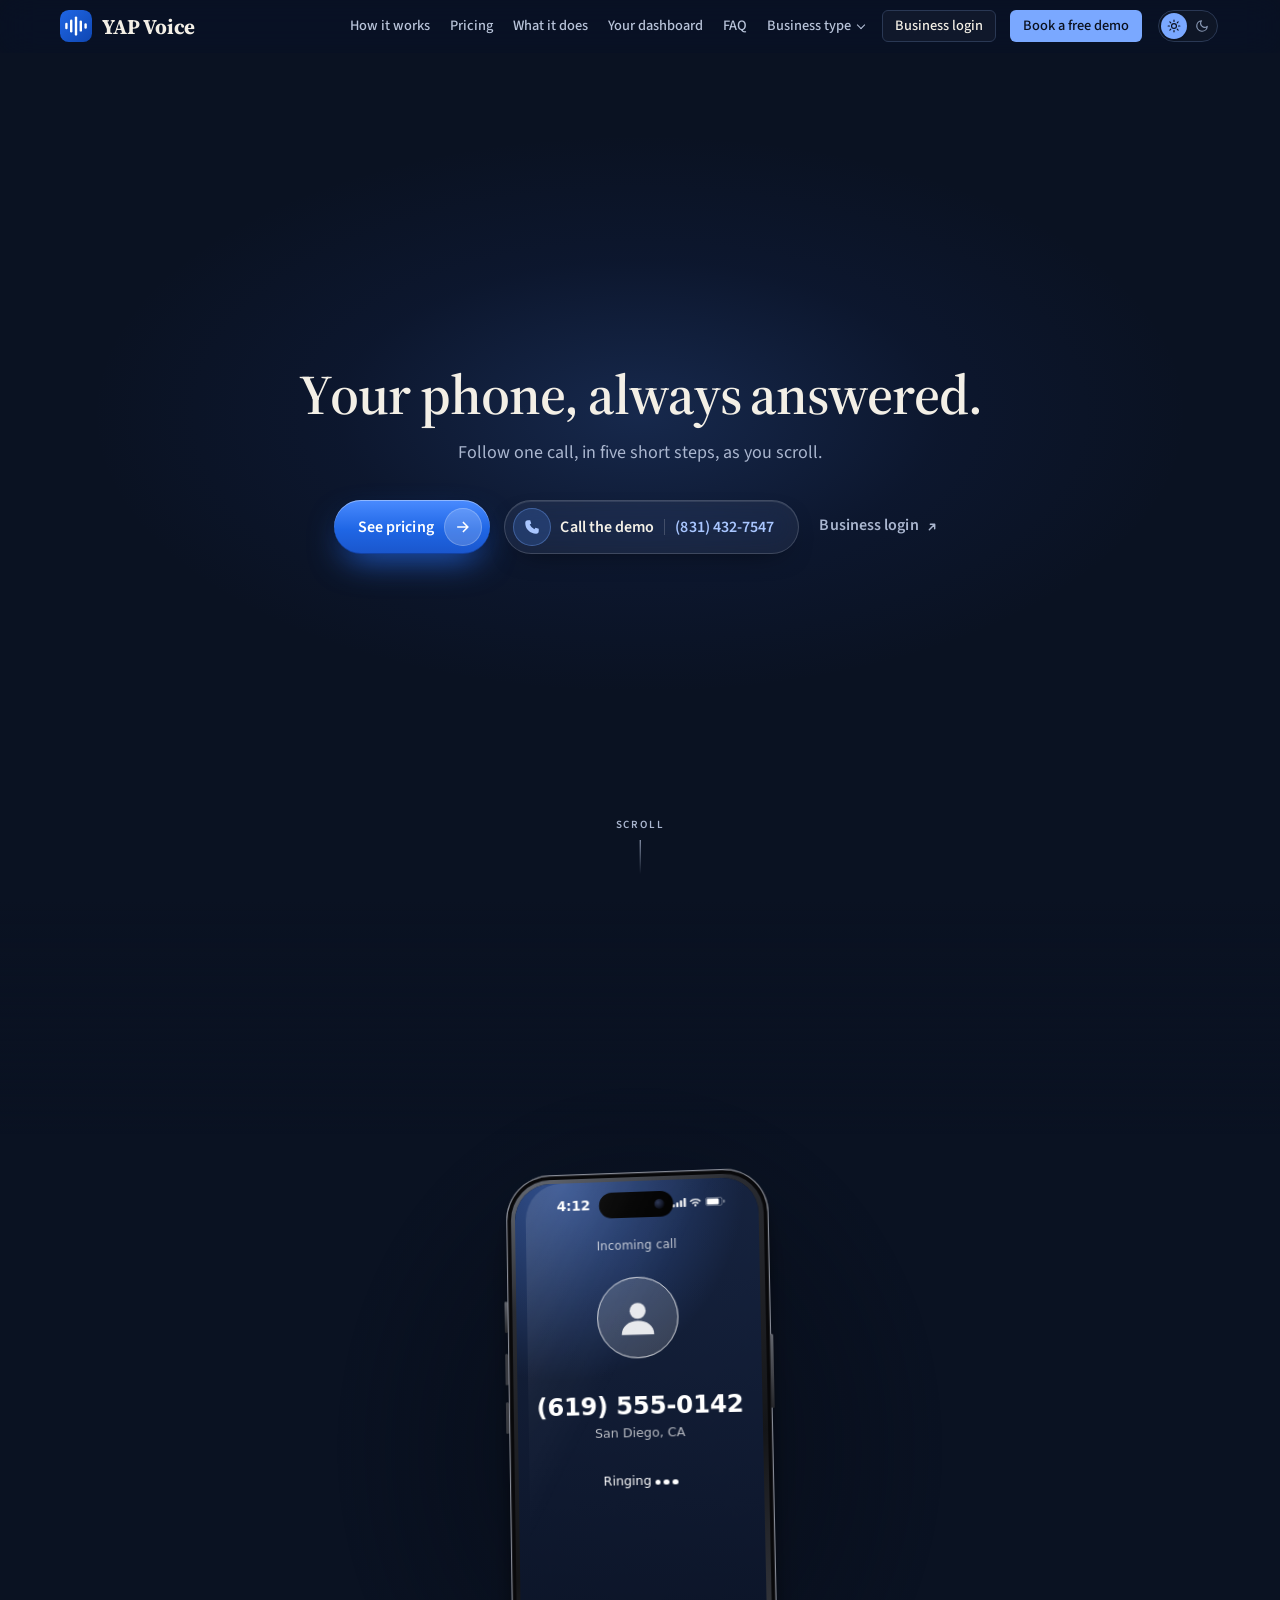
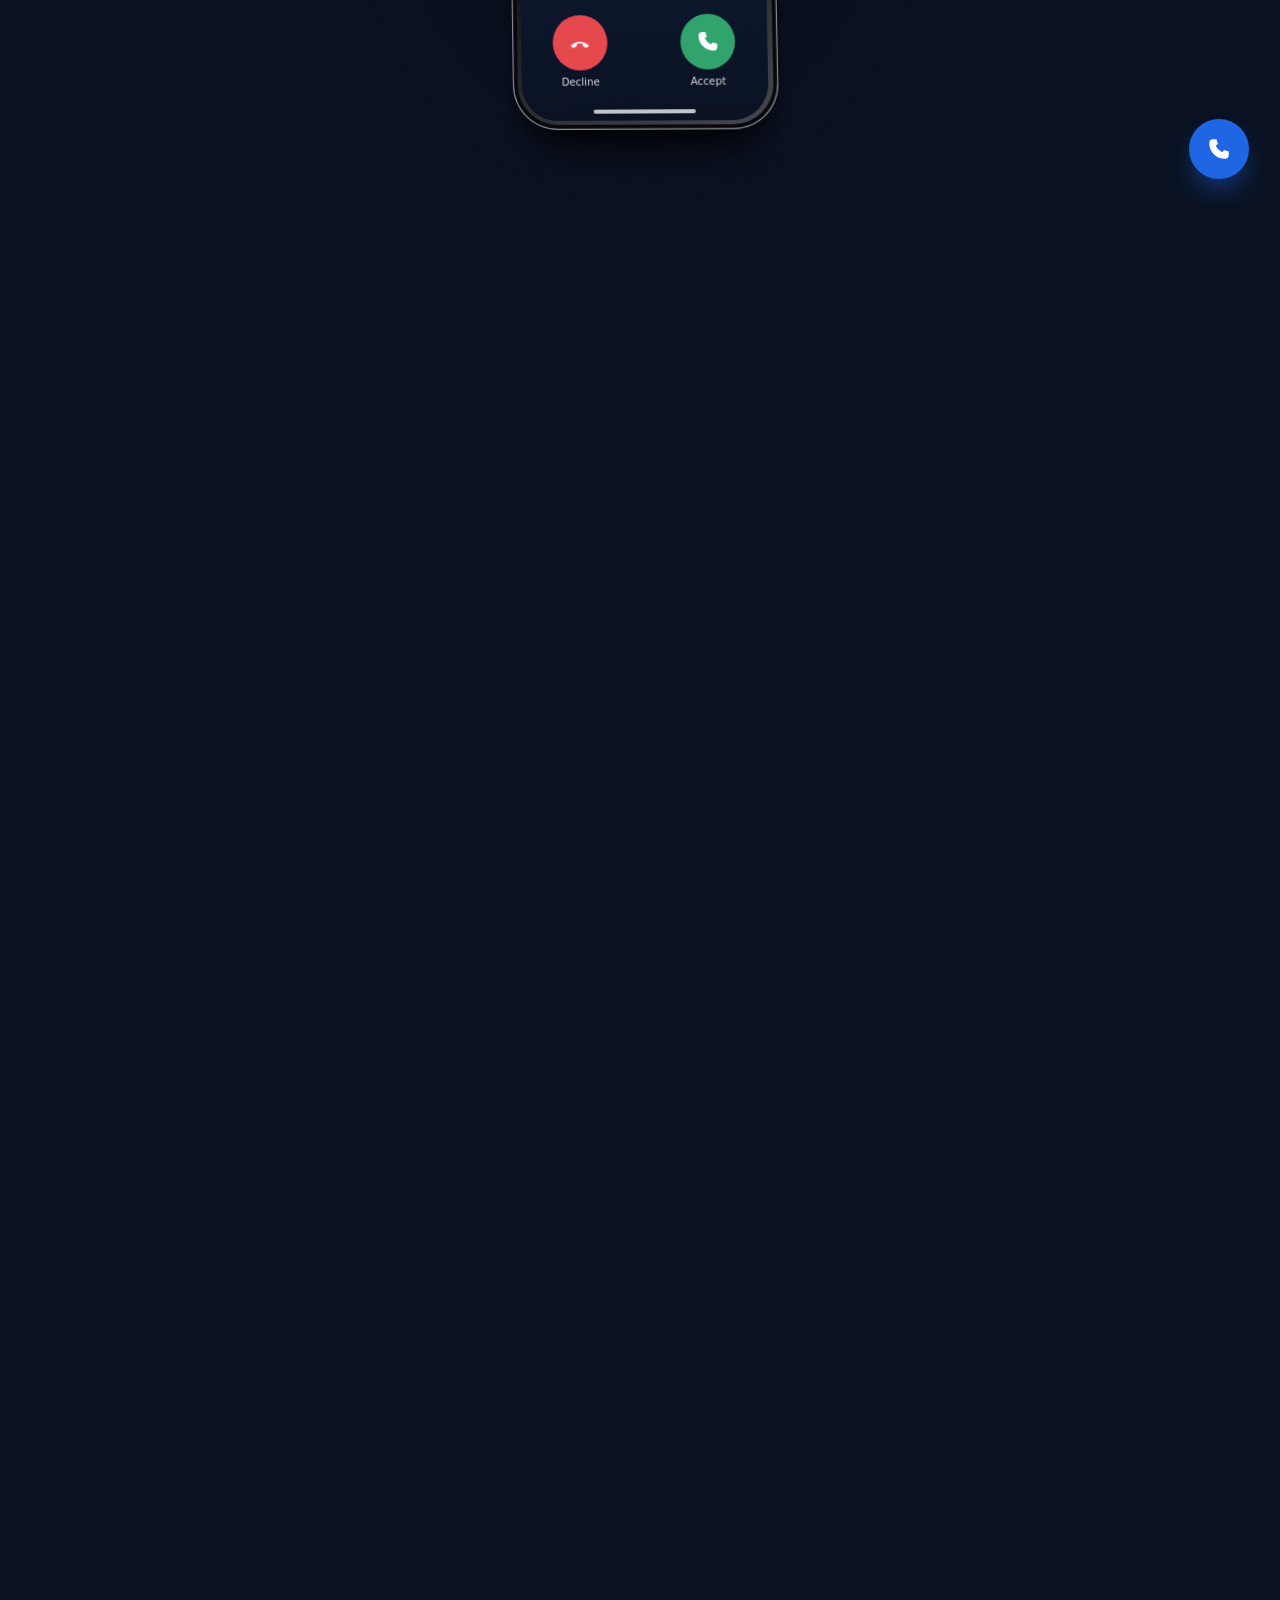
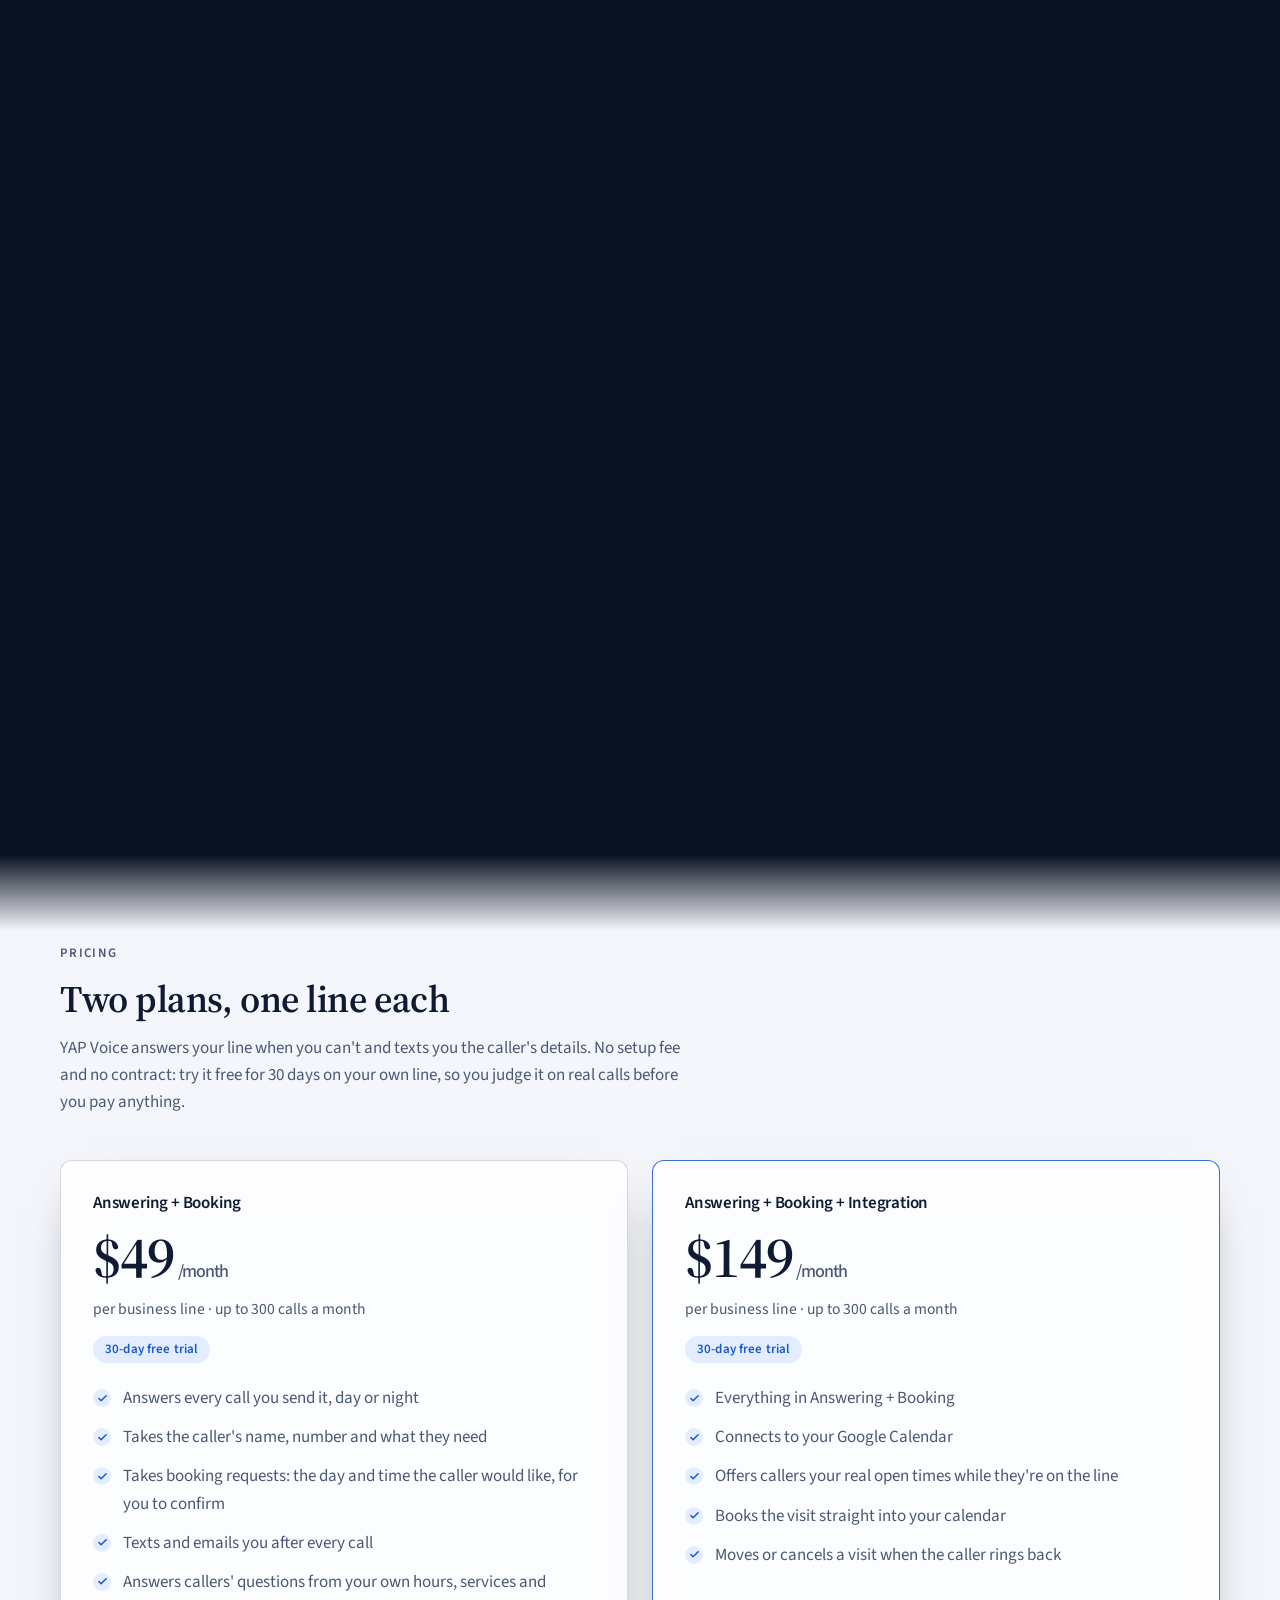
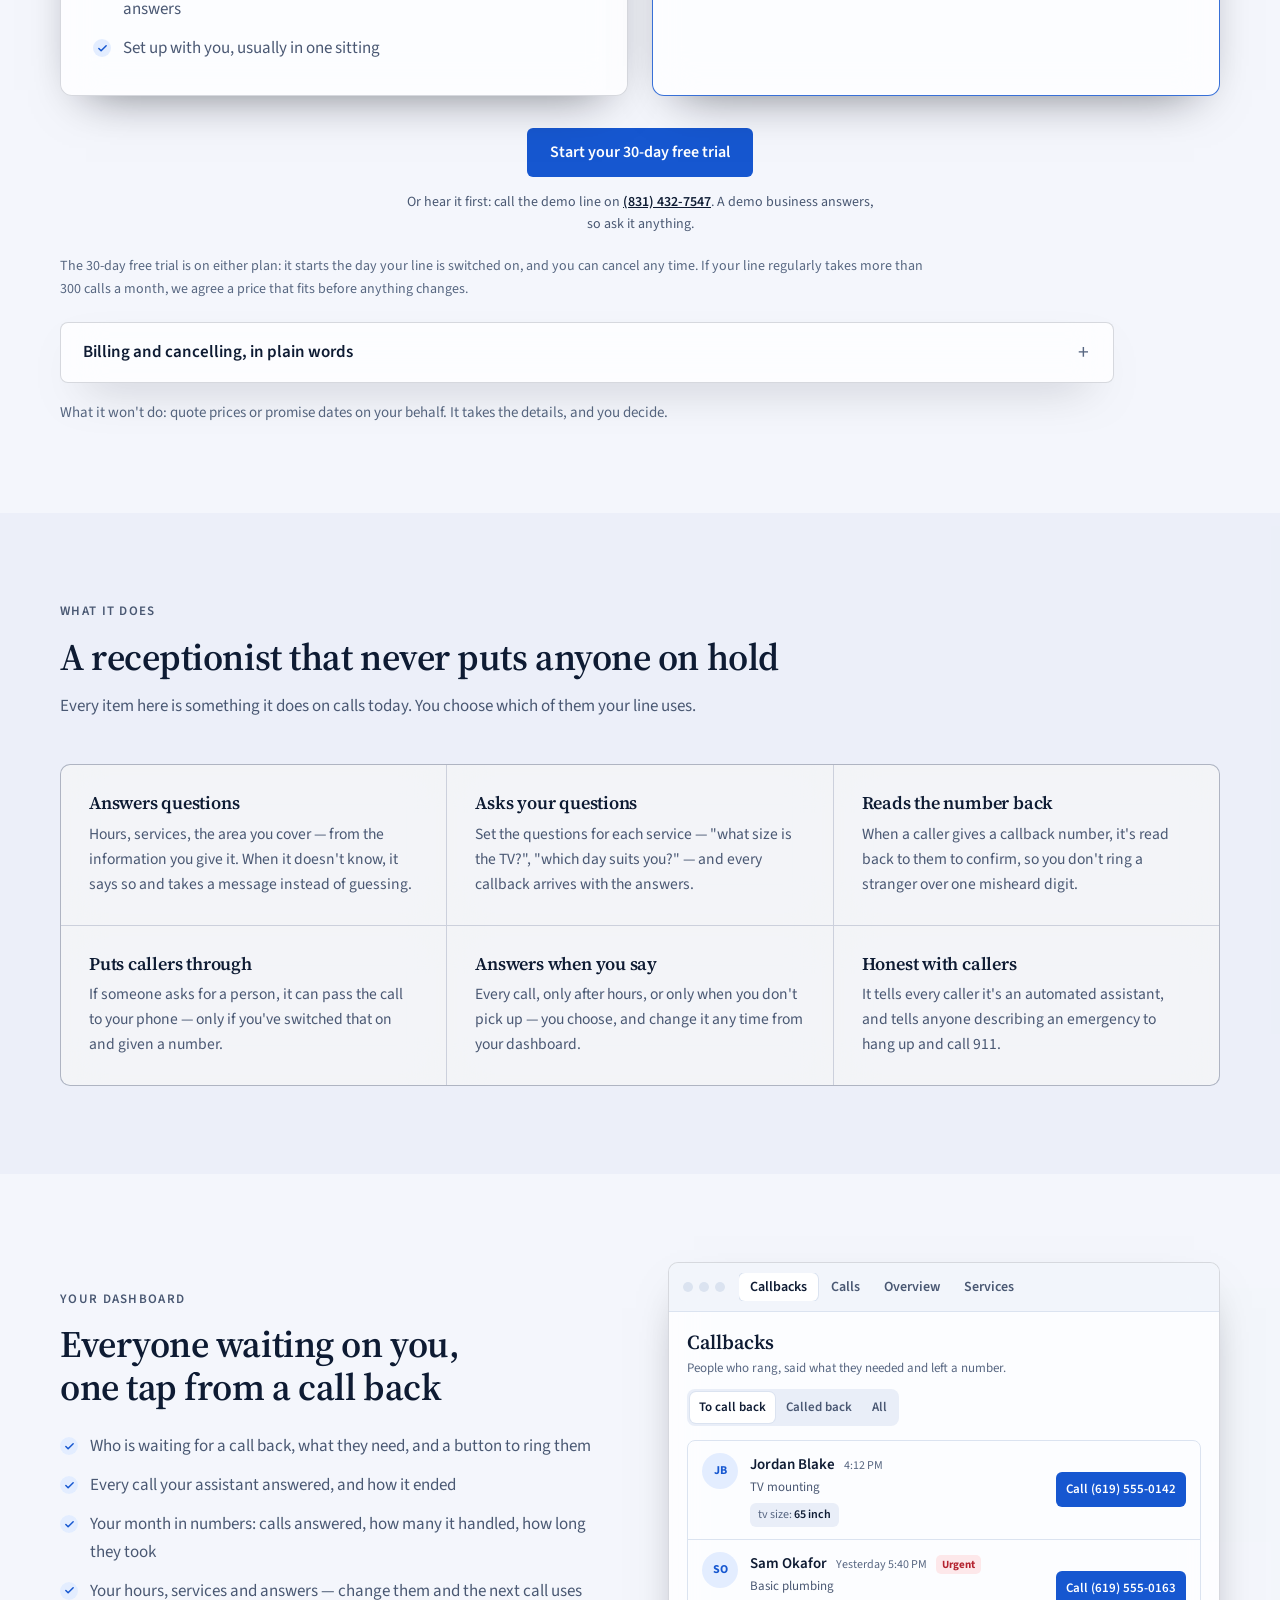
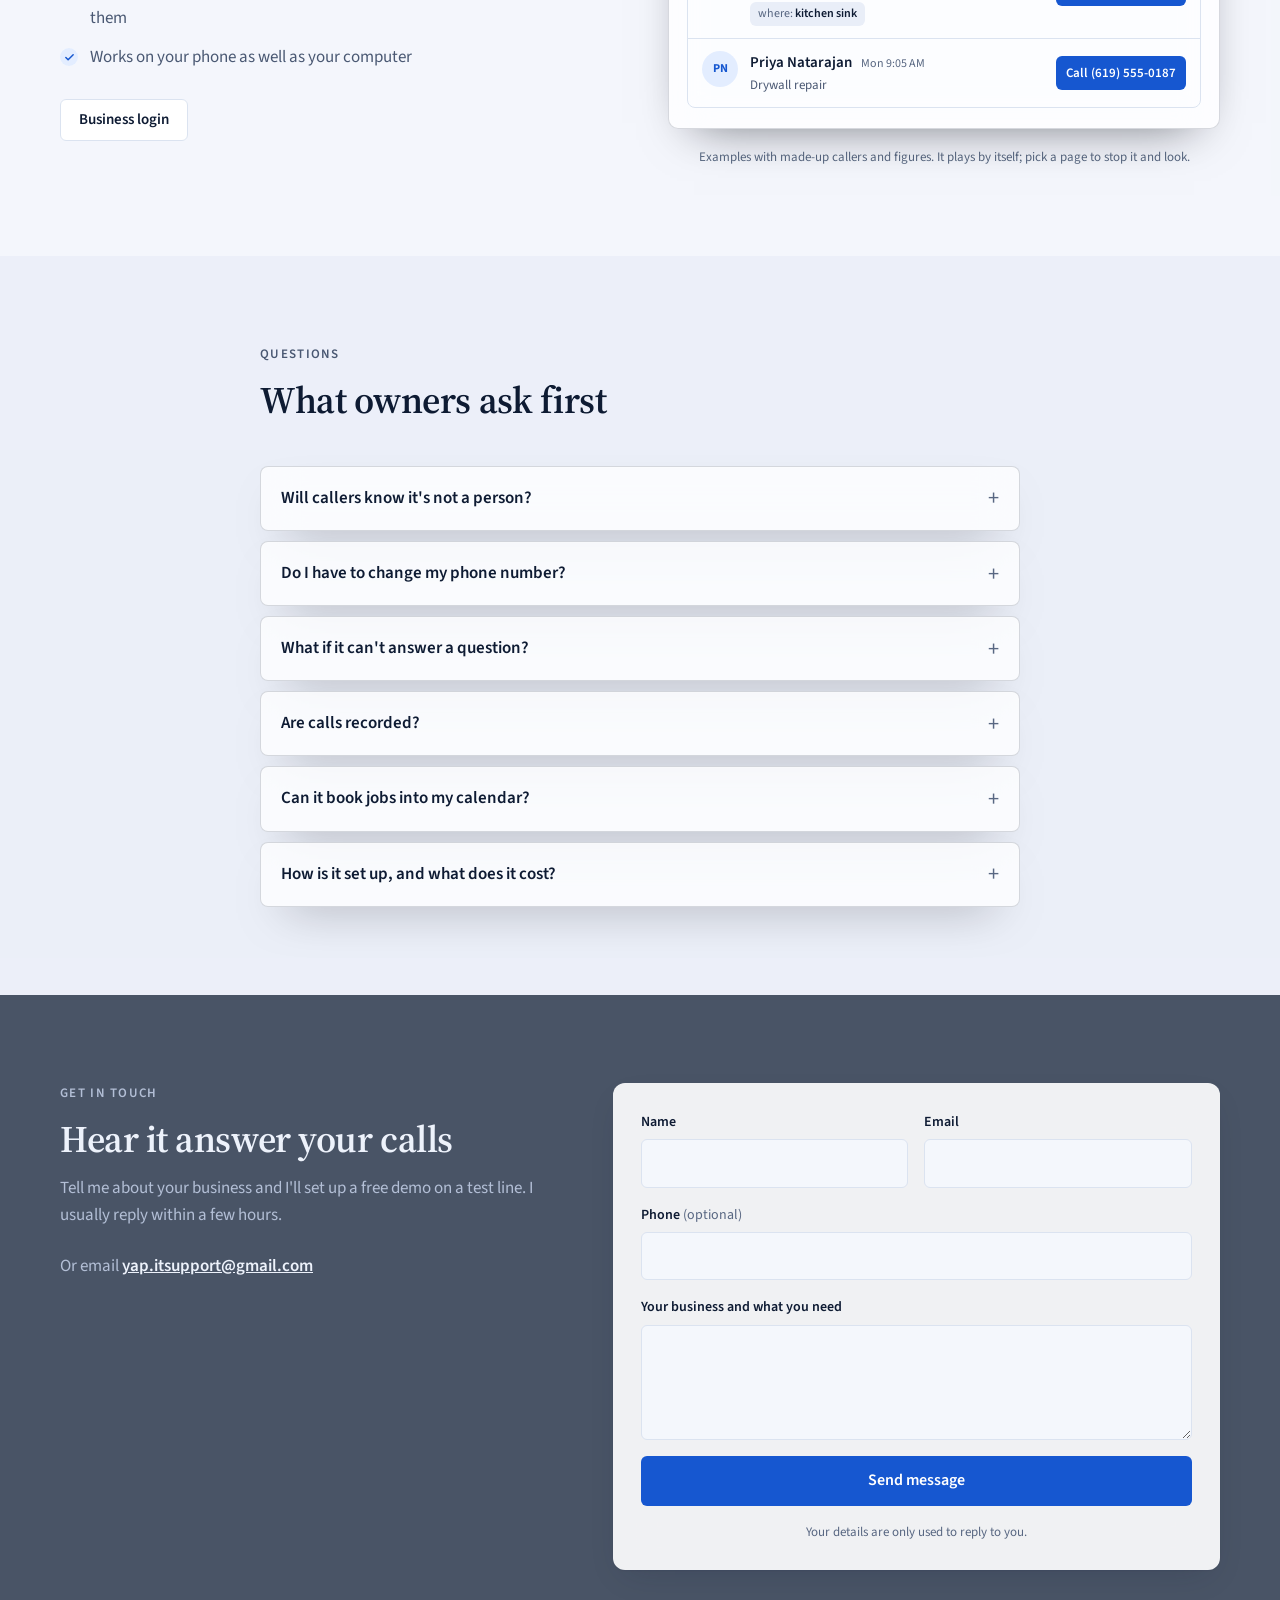
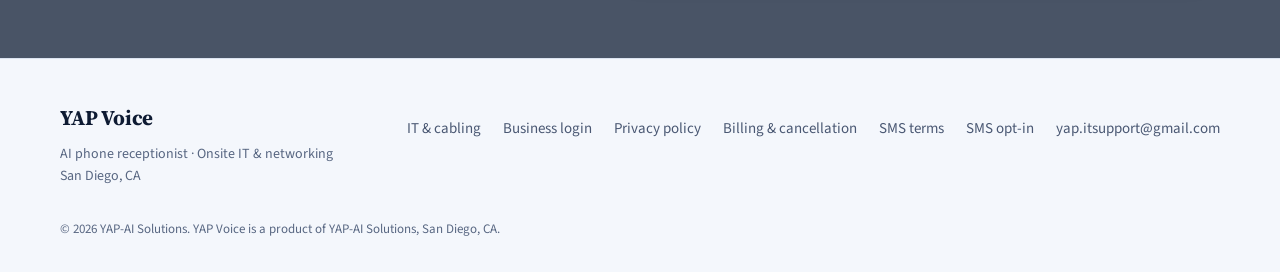
<file: index.html>
<!DOCTYPE html>
<html lang="en">
<head>
  <meta charset="UTF-8" />
  <meta name="viewport" content="width=device-width, initial-scale=1.0" />
  <meta name="format-detection" content="telephone=no" />
  <title>YAP Voice — AI phone receptionist for local businesses | San Diego</title>
  <meta name="description" content="YAP Voice answers your business line when you can't. It answers callers' questions, takes their name, number and what they need, and texts and emails it to you. San Diego." />
  <link rel="canonical" href="https://yap-itsupport.com/" />
  <link rel="icon" type="image/svg+xml" href="favicon.svg" />
  <!-- Light or dark: a choice the visitor made with the header's button
       (script.js) is put back before the page is drawn, so it never
       flashes the other theme first. -->
  <script>try{var t=localStorage.getItem('yap-theme');if(t==='light'||t==='dark')document.documentElement.setAttribute('data-theme',t)}catch(e){}</script>
  <!-- The story at the top (story.js) rearranges the opening when it starts.
       So that the page is never seen, for a moment, the other way first,
       the opening is kept dark and empty until story.js has taken over
       (story.css, .st-go). If story.js has not started within three
       seconds, the page shows as it is. Not for visitors who asked for
       less motion: they get the plain page, which story.js leaves alone. -->
  <script>try{if(!matchMedia('(prefers-reduced-motion: reduce)').matches){var h=document.documentElement;h.classList.add('st-go');setTimeout(function(){if(!h.classList.contains('st-ready'))h.classList.remove('st-go')},3000)}}catch(e){}</script>
  <meta name="theme-color" content="#f4f7fc" media="(prefers-color-scheme: light)" />
  <meta name="theme-color" content="#0a101d" media="(prefers-color-scheme: dark)" />

  <meta property="og:type" content="website" />
  <meta property="og:site_name" content="YAP Voice" />
  <meta property="og:title" content="YAP Voice — your phone, always answered" />
  <meta property="og:description" content="An AI receptionist that answers your business line, takes the caller's details and texts them to you." />
  <meta property="og:url" content="https://yap-itsupport.com/" />
  <meta property="og:locale" content="en_US" />
  <!-- The picture shown when a link to this site is shared (texts,
       Facebook, Nextdoor, LinkedIn). 1200 by 630. -->
  <meta property="og:image" content="https://yap-itsupport.com/img/og-yap-voice.png" />
  <meta property="og:image:width" content="1200" />
  <meta property="og:image:height" content="630" />
  <meta property="og:image:alt" content="YAP Voice: AI phone receptionist for local businesses. Hear it on 831-432-7547." />
  <meta name="twitter:card" content="summary_large_image" />
  <meta name="twitter:image" content="https://yap-itsupport.com/img/og-yap-voice.png" />

  <link rel="preconnect" href="https://fonts.googleapis.com" />
  <link rel="preconnect" href="https://fonts.gstatic.com" crossorigin />
  <link href="https://fonts.googleapis.com/css2?family=Source+Sans+3:wght@400;500;600;700&family=Source+Serif+4:opsz,wght@8..60,400..700&display=swap" rel="stylesheet" />
  <link rel="stylesheet" href="site.css?v=20261128f" />
  <link rel="stylesheet" href="story.css?v=20261128l" />

  <!-- What search engines are told. Only what the product does: no
       spam filtering and no daily recap, because it has neither. -->
  <script type="application/ld+json">
  {
    "@context": "https://schema.org",
    "@type": "LocalBusiness",
    "name": "YAP Voice",
    "url": "https://yap-itsupport.com/",
    "email": "yap.itsupport@gmail.com",
    "description": "AI phone receptionist for local businesses: answers the business line, answers callers' questions, takes callers' details and texts and emails them to the owner. Also onsite network installation, structured cabling and IT support in San Diego, CA (see /it-support.html).",
    "address": { "@type": "PostalAddress", "addressLocality": "San Diego", "addressRegion": "CA", "addressCountry": "US" },
    "areaServed": { "@type": "City", "name": "San Diego" },
    "makesOffer": [
      { "@type": "Offer", "itemOffered": { "@type": "Service", "name": "AI phone receptionist", "description": "Answers business calls, answers questions from the business's own information, takes callers' details and sends them to the owner by text and email." } },
      { "@type": "Offer", "itemOffered": { "@type": "Service", "name": "Network installation & structured cabling", "description": "Onsite Cat6 cabling, patch panels, router and switch setup, and Wi-Fi for homes and small businesses." } }
    ]
  }
  </script>
</head>
<body>
  <a class="skip-link" href="#main">Skip to main content</a>

  <!-- ================= HEADER ================= -->
  <header class="site-header" id="site-header">
    <div class="wrap header__row">
      <a href="#top" class="brand" aria-label="YAP Voice — home">
        <svg width="30" height="30" viewBox="0 0 40 40" fill="none" aria-hidden="true">
          <defs>
            <linearGradient id="mark" x1="0" y1="0" x2="40" y2="40" gradientUnits="userSpaceOnUse">
              <stop offset="0%" stop-color="#1f66e5"/><stop offset="100%" stop-color="#0f47b3"/>
            </linearGradient>
          </defs>
          <rect width="40" height="40" rx="11" fill="url(#mark)"/>
          <g fill="#fff"><rect x="6.5" y="16" width="3" height="8" rx="1.5"/><rect x="12.5" y="12" width="3" height="16" rx="1.5"/><rect x="18.5" y="8" width="3" height="24" rx="1.5"/><rect x="24.5" y="13" width="3" height="14" rx="1.5"/><rect x="30.5" y="16.5" width="3" height="7" rx="1.5"/></g>
        </svg>
        <span>YAP Voice</span>
      </a>

      <nav class="nav" id="main-nav" aria-label="Primary">
        <a href="#how" class="nav__link">How it works</a>
        <a href="#pricing" class="nav__link">Pricing</a>
        <a href="#features" class="nav__link">What it does</a>
        <a href="#dashboard" class="nav__link">Your dashboard</a>
        <a href="#faq" class="nav__link">FAQ</a>
        <!-- ONE MENU ITEM FOR EVERY KIND OF BUSINESS. Each type has a page of
             its own (for-*.html, made from this page by tools/build_pages.py),
             with that trade's call on the phone and its rows in the dashboard.
             A details element, so it opens with no script. With a mouse it
             opens when pointed at, and a small card beside the row the mouse
             is on says what the assistant asks that kind of business's
             callers and three things about it (script.js fills .nav__info
             from types.js). It was a small phone playing the call; the
             owner chose the card, smaller and quicker to read. -->
        <details class="nav__group">
          <summary class="nav__sum">Business type</summary>
          <div class="nav__menu">
            <div class="nav__list">
              <a href="for-restaurants.html" data-type="restaurants">Restaurants<small>Table bookings by phone</small></a>
              <a href="for-handymen.html" data-type="handyman">Handyman<small>Repairs, mounting, odd jobs</small></a>
              <a href="for-cleaning.html" data-type="cleaning">Cleaning<small>Homes, offices, move-outs</small></a>
              <a href="for-auto-repair.html" data-type="auto">Auto repair<small>Garages and mobile mechanics</small></a>
              <a href="for-it-support.html" data-type="it">IT support<small>Computers, networks, cabling</small></a>
            </div>
            <div class="nav__info" aria-hidden="true"></div>
          </div>
        </details>
        <!-- THE OWNERS' DOOR. The published terms and privacy policy both
             send a business owner to "their YAP VOICE dashboard"; this is
             how they find it. Inside the nav so the phone menu carries it. -->
        <a href="login.html" class="nav__link nav__link--login">Business login</a>
      </nav>

      <a href="#contact" class="btn btn--primary header__cta">Book a free demo</a>

      <button class="theme-btn" id="theme-btn" type="button" role="switch" aria-checked="false" aria-label="Dark mode" title="Dark mode on or off">
        <span class="theme-btn__track" aria-hidden="true">
          <span class="theme-btn__knob"></span>
          <svg class="theme-btn__sun" viewBox="0 0 24 24" fill="none" stroke="currentColor" stroke-width="2" stroke-linecap="round" stroke-linejoin="round"><circle cx="12" cy="12" r="4.2"/><path d="M12 2v2.2M12 19.8V22M4.9 4.9l1.6 1.6M17.5 17.5l1.6 1.6M2 12h2.2M19.8 12H22M4.9 19.1l1.6-1.6M17.5 6.5l1.6-1.6"/></svg>
          <svg class="theme-btn__moon" viewBox="0 0 24 24" fill="none" stroke="currentColor" stroke-width="2" stroke-linecap="round" stroke-linejoin="round"><path d="M21 12.8A9 9 0 1 1 11.2 3a7 7 0 0 0 9.8 9.8z"/></svg>
        </span>
      </button>

      <button class="menu-btn" id="menu-btn" aria-label="Open menu" aria-expanded="false" aria-controls="main-nav">
        <span></span><span></span><span></span>
      </button>
    </div>
  </header>

  <main id="main">
    <!-- ================= THE CALL, AS YOU SCROLL ================= -->
    <!-- THE TOP OF THE PAGE IS ONE CALL, TOLD AS THE VISITOR SCROLLS
         (story.css, story.js). The page opens on the headline; scrolling
         lifts it like a cover and uncovers a scene; a phone rises from the
         foot of the screen, holds in the middle, and plays the call in five
         steps while the words above it change.

         WITH NO SCRIPT, OR WITH "REDUCE MOTION" ON, none of that happens:
         this is then an ordinary section, the headline followed by the
         five steps as a list. So the story is there for everybody.

         IT SAYS ONLY WHAT THE PRODUCT DOES: it tells the caller it is an
         AI assistant, takes the name, number and need, sends a text and
         an email, and records nothing. The business and the caller are
         made up (555-01xx numbers), and the credit line says so; the demo
         line is the one real number.

         data-film names the folder of frames (198, four clips of
         tradespeople; see img/README.md). Every trade's page plays the
         same film: the owner chose the film on every page over a still
         picture (28 Nov). A page without data-film shows its own picture
         instead, held still.

         THE WORDS AND THE PHONE'S SCREENS ARE WRITTEN BY
         tools/build_pages.py, here and on every trade's page, from the
         same made-up call the rest of the page uses. Change them there.

         It used to be a phone beside the headline that played the call by
         itself, and a "How it works" section of four drawings further
         down. The owner chose this instead (28 Nov). -->
    <section class="story hero--work" id="top" aria-labelledby="hero-title" data-film="img/story/" data-open="slow" data-flow="booked">
      <div class="st-cover">
        <div class="st-panel">
          <div class="wrap st-intro">
          <p class="eyebrow">AI phone receptionist · San Diego</p>
          <h1 id="hero-title" class="hero__title">Your phone, always answered.</h1>
          <!-- THE OPENING IS THE HEADLINE AND THIS ONE LINE, nothing else: a
               dark screen, a light that swells, and the words coming out of
               it slowly, the way an old console woke up (the owner's choice,
               28 Nov). data-open="slow" on the section asks for it, and
               every trade's page keeps it: each opens this way, with its
               own headline. So while the story is live, the line over the
               headline and everything in .st-more are not shown: the
               story says what they say, and the block straight after it
               (the price) carries the button and the demo line. With no
               script or with less motion they are shown here, under the
               headline, as an ordinary opening. -->
          <p class="st-sub">Follow one call, in five short steps, as you scroll.</p>
          <!-- THREE WAYS ON, for a visitor who does not want to scroll first:
               the price, the demo line, and the owners' door. They come up
               once the headline and its line are there (the owner's idea,
               28 Nov). Shown only while the story is live; with no script
               or with less motion the opening's own buttons, below, are
               shown instead. There is no "sign up": nobody signs up alone,
               a line is set up with its owner, and the price block's button
               is where that starts. -->
          <div class="st-ways">
            <a href="#pricing" class="st-way st-way--main"><span>See pricing</span><i aria-hidden="true"><svg viewBox="0 0 24 24"><path d="M5 12h13M12.500 6l6 6-6 6"/></svg></i></a>
            <a href="tel:+18314327547" class="st-way st-way--glass"><i aria-hidden="true"><svg viewBox="0 0 24 24"><path d="M6.6 3h3l1.4 4.4-2 1.4a12 12 0 0 0 6.2 6.2l1.4-2L21 14.4v3A3.6 3.6 0 0 1 17.4 21 14.4 14.4 0 0 1 3 6.6 3.6 3.6 0 0 1 6.6 3z"/></svg></i><span>Call the demo</span><b>(831) 432-7547</b></a>
            <a href="login.html" class="st-way st-way--quiet"><span>Business login</span><svg viewBox="0 0 24 24" aria-hidden="true"><path d="M8 16 16 8M9.500 8H16v6.500"/></svg></a>
          </div>
          <div class="st-more" id="st-more">
          <p class="hero__lede">
            YAP Voice answers your business line when you can't — on a job, after hours,
            with a customer in front of you. It answers the caller's questions, takes their
            name, number and what they need, and <strong>texts it straight to you</strong>.
          </p>
          <div class="hero__actions">
            <a href="#contact" class="btn btn--primary btn--lg">Book a free demo</a>
            <a href="#how" class="btn btn--ghost btn--lg">See how a call goes</a>
          </div>
          <ul class="hero__facts" role="list">
            <li>Keep your number</li>
            <li>Tells callers it's an assistant</li>
            <li>Every callback in your dashboard</li>
          </ul>
          <!-- THE DEMO LINE. A real number that a demo business answers, so
               a visitor can hear it before they talk to anybody. Which
               business that is has changed between copies, so the sentence
               does not name a trade. It is the one number on this site that
               is not a 555 example. -->
          <p class="hero__demo">
            Or hear it now: call the demo line on
            <a href="tel:+18314327547">(831) 432-7547</a>.
            A demo business answers, so ask it anything.
          </p>
          </div>
          </div>
          <div class="st-hint" aria-hidden="true">Scroll<i></i></div>
        </div>
      </div>

      <!-- Where the menu's "How it works" lands: the first step. -->
      <span class="st-mark" id="how"></span>
      <div class="st-stage" id="st-stage">
        <div class="st-film"><canvas id="st-film" aria-hidden="true"></canvas><div class="st-load" id="st-load"></div></div>
        <div class="st-floor" id="st-floor"></div>
        <canvas id="st-voice" aria-hidden="true"></canvas>
        <ol class="st-copy" id="st-copy" role="list" aria-label="What happens when someone calls">
          <!-- STORY WORDS: written by tools/build_pages.py, do not edit here -->
          <li><div class="st-in"><p class="st-label">Step one</p><h2>A customer calls. You can't pick up.</h2><p class="st-lede">Your hands are full, so the call passes to YAP Voice.</p></div></li>
          <li><div class="st-in"><p class="st-label">Step two</p><h2>It answers in your business's name.</h2><p class="st-lede">It tells the caller it's an AI assistant, then answers their questions.</p></div></li>
          <li><div class="st-in"><p class="st-label">Step three</p><h2>It takes down what matters.</h2><p class="st-lede">The job, the name and the number, asked the way you'd ask. Nothing is recorded.</p></div></li>
          <li><div class="st-in"><p class="st-label">Step four</p><h2>It books the visit, on the call.</h2><p class="st-lede">With your Google Calendar connected, it offers your open times and puts the visit straight in.</p></div></li>
          <li><div class="st-in"><p class="st-label">Step five</p><h2>You get the details. Nobody has to call back.</h2><p class="st-lede">A text and an email, moments after the call. Hear it answer for yourself: <a href="tel:+18314327547"><b>831-432-7547</b></a></p></div></li>
          <!-- /STORY WORDS -->
        </ol>
        <p class="st-credit">Stock footage. The business and the caller are made up.</p>
        <div class="st-line" id="st-line"></div>
      </div>

      <!-- The phone's own layer, with the two buttons that stay in the
           corners while the story runs. The phone is a picture of the
           call: a reader of the page gets the same story from the five
           steps above, so it is hidden from them. -->
      <div class="st-lift" id="st-lift">
        <button class="st-skip" id="st-skip" type="button">Skip the story</button>
        <a class="st-cta" id="st-cta" href="tel:+18314327547" aria-label="Call the demo line, 831-432-7547"><svg viewBox="0 0 24 24" aria-hidden="true"><path d="M6.6 3h3l1.4 4.4-2 1.4a12 12 0 0 0 6.2 6.2l1.4-2L21 14.4v3A3.6 3.6 0 0 1 17.4 21 14.4 14.4 0 0 1 3 6.6 3.6 3.6 0 0 1 6.6 3z"/></svg><span>831-432-7547</span></a>
        <div class="st-rig" id="st-rig" aria-hidden="true">
          <div class="st-glow"></div>
          <div class="st-pivot" id="st-pivot">
          <div class="st-waves" id="st-waves"></div>
          <div class="st-handset" id="st-handset"><div class="st-rim" id="st-rim"></div><div class="st-screen">
        <div class="st-island"></div>
        <!-- STORY PHONE: written by tools/build_pages.py, do not edit here -->
        <div class="st-view st-v0" data-time="4:12">
          <div class="st-kind">Incoming call</div>
          <div class="st-face"><svg viewBox="0 0 24 24"><circle cx="12" cy="8.5" r="4.2"/><path d="M3.5 21c0-4.6 3.8-7.3 8.5-7.3s8.500 2.700 8.500 7.300z"/></svg></div>
          <div class="st-who">(619) 555-0142</div><div class="st-where">San Diego, CA</div>
          <div class="st-mid">
            <div class="st-ringing" data-until=".42">Ringing<i></i><i></i><i></i></div>
            <div class="st-pass" data-at=".46"><svg viewBox="0 0 40 40"><rect width="40" height="40" rx="11" fill="url(#mark)"/><g fill="#fff"><rect x="6.5" y="16" width="3" height="8" rx="1.5"/><rect x="12.5" y="12" width="3" height="16" rx="1.5"/><rect x="18.5" y="8" width="3" height="24" rx="1.5"/><rect x="24.5" y="13" width="3" height="14" rx="1.5"/><rect x="30.5" y="16.5" width="3" height="7" rx="1.5"/></g></svg><div><b>No answer</b><small>YAP Voice is picking up</small></div></div>
          </div>
          <div class="st-btns"><div><i class="st-no"><svg viewBox="0 0 24 24"><path d="M3 15c5-5 13-5 18 0l-2.5 2.5-3.5-2v-2.2a9 9 0 0 0-6 0v2.2l-3.5 2z"/></svg></i><span>Decline</span></div><div><i class="st-yes"><svg viewBox="0 0 24 24"><path d="M6.6 3h3l1.4 4.4-2 1.4a12 12 0 0 0 6.2 6.2l1.4-2L21 14.4v3A3.6 3.6 0 0 1 17.4 21 14.4 14.4 0 0 1 3 6.6 3.6 3.6 0 0 1 6.6 3z"/></svg></i><span>Accept</span></div></div>
        </div>
        <div class="st-view st-v1" data-time="4:12">
          <p class="st-meanwhile">Meanwhile, on the call</p>
          <div class="st-onwith"><svg viewBox="0 0 40 40"><rect width="40" height="40" rx="11" fill="url(#mark)"/><g fill="#fff"><rect x="6.5" y="16" width="3" height="8" rx="1.5"/><rect x="12.5" y="12" width="3" height="16" rx="1.5"/><rect x="18.5" y="8" width="3" height="24" rx="1.5"/><rect x="24.5" y="13" width="3" height="14" rx="1.5"/><rect x="30.5" y="16.5" width="3" height="7" rx="1.5"/></g></svg><b>Harbor View Handyman</b><small>Answered by YAP Voice</small></div>
          <p class="st-clock"><i></i><span data-clock="3,21">0:03</span></p>
          <div class="st-sound" aria-hidden="true"><i></i><i></i><i></i><i></i><i></i><i></i><i></i><i></i><i></i><i></i><i></i><i></i><i></i></div>
          <div class="st-said">
            <p class="st-say" data-until=".24"><small>The assistant says</small>Thanks for calling Harbor View Handyman. I'm the AI assistant here, and I'll take down what you need.</p>
            <p class="st-say" data-at=".32" data-until=".56"><small>The customer says</small>Hi, I need a TV mounted on the wall.</p>
            <p class="st-say" data-at=".64"><small>The assistant says</small>Sure. What size is the TV?</p>
          </div>
          <div class="st-keys" aria-hidden="true">
            <i><svg viewBox="0 0 24 24"><path d="M12 15a3 3 0 0 0 3-3V6a3 3 0 0 0-6 0v6a3 3 0 0 0 3 3zm5-3a5 5 0 0 1-10 0H5a7 7 0 0 0 6 6.9V21h2v-2.100A7 7 0 0 0 19 12z"/></svg></i>
            <i><svg viewBox="0 0 24 24"><circle cx="6" cy="6" r="1.800"/><circle cx="12" cy="6" r="1.800"/><circle cx="18" cy="6" r="1.800"/><circle cx="6" cy="12" r="1.800"/><circle cx="12" cy="12" r="1.800"/><circle cx="18" cy="12" r="1.800"/><circle cx="6" cy="18" r="1.800"/><circle cx="12" cy="18" r="1.800"/><circle cx="18" cy="18" r="1.800"/></svg></i>
            <i><svg viewBox="0 0 24 24"><path d="M4 9v6h4l5 4V5L8 9zm11.500 3a4 4 0 0 0-2-3.500v7a4 4 0 0 0 2-3.500zM13.500 3.300v2.100a7 7 0 0 1 0 13.200v2.100a9 9 0 0 0 0-17.400z"/></svg></i>
            <i class="st-end"><svg viewBox="0 0 24 24"><path d="M3 15c5-5 13-5 18 0l-2.500 2.500-3.500-2v-2.200a9 9 0 0 0-6 0v2.200l-3.500 2z"/></svg></i>
          </div>
        </div>
        <div class="st-view st-v2" data-time="4:13">
          <div class="st-bar"><svg viewBox="0 0 40 40"><rect width="40" height="40" rx="11" fill="url(#mark)"/><g fill="#fff"><rect x="6.5" y="16" width="3" height="8" rx="1.5"/><rect x="12.5" y="12" width="3" height="16" rx="1.5"/><rect x="18.5" y="8" width="3" height="24" rx="1.5"/><rect x="24.5" y="13" width="3" height="14" rx="1.5"/><rect x="30.5" y="16.5" width="3" height="7" rx="1.5"/></g></svg><div><b>Harbor View Handyman</b><small>Still on the call</small></div><em><i class="st-live"><i></i><i></i><i></i></i><span data-clock="26,47">0:26</span></em></div>
          <div class="st-got">
            <div><small>The job</small><b>TV mounting</b><span>tv size: 65 inch</span></div>
            <div data-at=".28"><small>Name</small><b>Jordan Blake</b></div>
            <div data-at=".54"><small>Number</small><b>(619) 555-0142</b></div>
          </div>
        </div>
        <div class="st-view st-v2 st-book" data-time="4:13">
          <div class="st-bar"><svg viewBox="0 0 40 40"><rect width="40" height="40" rx="11" fill="url(#mark)"/><g fill="#fff"><rect x="6.5" y="16" width="3" height="8" rx="1.5"/><rect x="12.5" y="12" width="3" height="16" rx="1.5"/><rect x="18.5" y="8" width="3" height="24" rx="1.5"/><rect x="24.5" y="13" width="3" height="14" rx="1.5"/><rect x="30.5" y="16.5" width="3" height="7" rx="1.5"/></g></svg><div><b>Harbor View Handyman</b><small>Still on the call</small></div><em><i class="st-live"><i></i><i></i><i></i></i><span data-clock="48,66">0:48</span></em></div>
          <p class="st-open-times">Your open times, from your Google Calendar</p>
          <div class="st-slots"><span><i data-at=".3"></i><b>Fri 10:00 AM</b></span><span><b>Fri 2:30 PM</b></span><span><b>Mon 9:00 AM</b></span></div>
          <p class="st-say st-say--line" data-at=".3"><small>The customer says</small>Friday at ten works.</p>
          <div class="st-booked" data-at=".56"><i><svg viewBox="0 0 24 24"><path d="M5 12.500l4.500 4.500L19 7.500"/></svg></i><div><small>Booked in your Google Calendar</small><b>Fri, Nov 20 · 10:00 AM</b><span>TV mounting · Jordan Blake</span></div></div>
        </div>
        <div class="st-view st-v3" data-time="4:14">
          <div class="st-date">Thursday, November 19</div><div class="st-time">4:14</div>
          <div class="st-note" data-at=".2"><div class="st-hd"><i><svg viewBox="0 0 24 24"><path d="M4 4h16a2 2 0 0 1 2 2v9a2 2 0 0 1-2 2H9l-5 4v-4a2 2 0 0 1-2-2V6a2 2 0 0 1 2-2z"/></svg></i>Messages<span>now</span></div>
          <p><b>YAP Voice: New enquiry for Harbor View Handyman</b><br>Services: TV mounting<br>Name: Jordan Blake<br>Phone: +16195550142<br>tv size: 65 inch<br>Visit: Fri 11/20, 10:00 AM</p></div>
          <div class="st-note st-cal" data-at=".5"><div class="st-hd"><i><svg viewBox="0 0 24 24"><path d="M7 3v3M17 3v3M4 9h16M6 5h12a2 2 0 0 1 2 2v11a2 2 0 0 1-2 2H6a2 2 0 0 1-2-2V7a2 2 0 0 1 2-2z"/></svg></i>Calendar<span>now</span></div>
          <p><b>TV mounting · Jordan Blake</b><br>Fri, Nov 20 · 10:00 AM</p></div>
        </div>
        <!-- /STORY PHONE -->
        <div class="st-glass" id="st-glass"></div><div class="st-shine" id="st-shine"></div>
          </div></div>
          </div>
        </div>
      </div>
      <template id="st-status"><div class="st-status"><b></b><span>
        <svg viewBox="0 0 18 12"><rect x="0" y="8" width="3" height="4" rx="1"/><rect x="5" y="5.5" width="3" height="6.5" rx="1"/><rect x="10" y="3" width="3" height="9" rx="1"/><rect x="15" y="0" width="3" height="12" rx="1"/></svg>
        <svg viewBox="0 0 16 12"><circle cx="8" cy="10.2" r="1.5"/><path d="M3.3 7.2a6.6 6.6 0 0 1 9.4 0l-1.4 1.4a4.6 4.6 0 0 0-6.6 0zM.5 4.3a10.6 10.6 0 0 1 15 0l-1.4 1.4a8.6 8.6 0 0 0-12.2 0z"/></svg>
        <svg viewBox="0 0 27 12"><rect x="0.5" y="0.5" width="22" height="11" rx="3.2" fill="none" stroke="currentColor" stroke-opacity="0.45"/><rect x="2" y="2" width="16" height="8" rx="1.8"/><rect x="24" y="4" width="2" height="4" rx="1" fill-opacity="0.5"/></svg>
      </span></div></template>
    </section>

    <!-- ================= PRICING ================= -->
    <!-- THE PRICE COMES STRAIGHT AFTER THE STORY, AS ONE BLOCK: what it is
         in a line, the plans, one button, the demo line, and the billing
         and cancelling terms folded up underneath (the owner's choice,
         28 Nov: fewer places to look, nothing to go hunting for). The
         terms used to be a page of their own, billing.html; that address
         now forwards here (#billing), and script.js opens the fold for
         anyone who arrives by it. The plans used to have a button each;
         the trial is the same on both, so there is one. -->
    <!-- Two plans, said plainly. Answering + Booking: the assistant takes
         the day and time the caller would like as a request the owner
         confirms (a question set on each service at setup; no calendar).
         Answering + Booking + Integration: the owner's Google Calendar is
         connected, and visits are booked into it from real open times.
         This page should carry whatever is on the handout and in the demo
         conversation, no more and no less. A restaurant's page shows one
         plan (tools/build_pages.py): its bookings are table requests. -->
    <section class="section section--photo band--price" id="pricing" aria-labelledby="pricing-title">
      <div class="wrap">
        <header class="section__head">
          <p class="eyebrow">Pricing</p>
          <h2 id="pricing-title" class="section__title">Two plans, one line each</h2>
          <p class="section__lede">YAP Voice answers your line when you can't and texts you the caller's details. No setup fee and no contract: try it free for 30 days on your own line, so you judge it on real calls before you pay anything.</p>
        </header>
        <div class="plans">
          <article class="plan">
            <h3 class="plan__name">Answering + Booking</h3>
            <p class="plan__amount">$49<span class="plan__per">/month</span></p>
            <p class="plan__sub">per business line · up to 300 calls a month</p>
            <p class="plan__trial">30-day free trial</p>
            <ul class="ticks plan__list" role="list">
              <li>Answers every call you send it, day or night</li>
              <li>Takes the caller's name, number and what they need</li>
              <li>Takes booking requests: the day and time the caller would like, for you to confirm</li>
              <li>Texts and emails you after every call</li>
              <li>Answers callers' questions from your own hours, services and answers</li>
              <li>Set up with you, usually in one sitting</li>
            </ul>
          </article>
          <article class="plan plan--more">
            <h3 class="plan__name">Answering + Booking + Integration</h3>
            <p class="plan__amount">$149<span class="plan__per">/month</span></p>
            <p class="plan__sub">per business line · up to 300 calls a month</p>
            <p class="plan__trial">30-day free trial</p>
            <ul class="ticks plan__list" role="list">
              <li>Everything in Answering + Booking</li>
              <li>Connects to your Google Calendar</li>
              <li>Offers callers your real open times while they're on the line</li>
              <li>Books the visit straight into your calendar</li>
              <li>Moves or cancels a visit when the caller rings back</li>
            </ul>
          </article>
        </div>
        <div class="plans__go">
          <a href="#contact" class="btn btn--primary btn--lg">Start your 30-day free trial</a>
          <p class="plans__hear">Or hear it first: call the demo line on <a href="tel:+18314327547">(831) 432-7547</a>. A demo business answers, so ask it anything.</p>
        </div>
        <p class="plan__fine">The 30-day free trial is on either plan: it starts the day your line is switched on, and you can cancel any time. If your line regularly takes more than 300 calls a month, we agree a price that fits before anything changes.</p>
        <!-- THE BILLING AND CANCELLING TERMS, as they stood on billing.html
             (only "this page" reworded, since it is no longer a page of its
             own). A details element, so it opens with no script. -->
        <details class="billing" id="billing">
          <summary>Billing and cancelling, in plain words</summary>
          <div class="billing__body">
          <p class="updated">Last updated: November 28, 2026</p>

          <p>YAP VOICE is a product of <strong>YAP-AI Solutions</strong> ("I", "me", or "my"), San Diego, CA. This says what a business pays for YAP VOICE, when it pays, how to cancel, and what happens when it does. It is written to be read in a few minutes.</p>

          <h3 id="billing-plans">Plans and Prices</h3>
          <ul>
          <li><strong>Answering + Booking: $49 a month</strong> for each business phone line. The assistant answers the calls you send it, takes the caller's name, number and what they need, takes the day and time they would like as a booking request for you to confirm, answers questions from the information you give it, and texts and emails you after each call.</li>
          <li><strong>Answering + Booking + Integration: $149 a month</strong> for each business phone line. Everything in Answering + Booking, with your own Google Calendar connected: the assistant offers callers your real open times and books, moves and cancels visits in your calendar.</li>
          <li>A restaurant's line is on the $49 plan. Its booking requests are table requests, which you confirm.</li>
          </ul>
          <p>There is no setup fee and no minimum term. Prices are in US dollars. If the law requires me to collect a tax on the service, it is shown before you pay.</p>

          <h3 id="billing-calls">How Many Calls a Plan Covers</h3>
          <p>Each plan covers up to <strong>300 calls a month</strong> on its line. If a month goes over, the assistant keeps answering and you are <strong>not charged extra</strong> for that month.</p>
          <p>If your line takes more than 300 calls a month for two months in a row, I will write to you and we agree a price that fits before anything changes. If we cannot agree, either of us can end the service at the end of the month you have paid for.</p>

          <h3 id="billing-trial">The 30-Day Free Trial</h3>
          <ul>
          <li>The trial is on either plan and starts the day your line is switched on.</li>
          <li>You pay nothing during the trial, and you do not need to give a card to start it.</li>
          <li>Before the trial ends I send you a payment link. If you want to carry on, you pay through it and your first paid month starts the day after the trial ends.</li>
          <li>If you do not want to carry on, tell me or simply do not pay. The line is switched off when the trial ends and you owe nothing.</li>
          </ul>

          <h3 id="billing-paying">Paying</h3>
          <ul>
          <li>You pay <strong>monthly, in advance</strong>, by card, through Stripe. I never see or store your card number.</li>
          <li><strong>It renews automatically.</strong> Your card is charged the plan's price on the same day each month until you cancel.</li>
          <li>Stripe emails you a receipt for every payment.</li>
          <li>If a payment fails, Stripe tries the card again and I write to you. If it is still unpaid after 7 days, the line may be paused until it is paid. A paused line is not answered by the assistant.</li>
          <li>If a price is going to change, I tell you by email at least 30 days before, and you can cancel before the new price starts.</li>
          </ul>

          <h3 id="billing-cancelling">Cancelling</h3>
          <ul>
          <li>You can cancel <strong>at any time</strong>, for any reason, with no fee. Email <a href="mailto:yap.itsupport@gmail.com">yap.itsupport@gmail.com</a> from the address on your account, or tell me by phone or text.</li>
          <li>Cancelling stops the next charge. The assistant keeps answering until the end of the month you have already paid for, unless you ask me to switch it off sooner.</li>
          <li>If your own phone number forwards calls to the assistant, turn that forwarding off when you leave. I will show you how.</li>
          </ul>

          <h3 id="billing-refunds">Refunds</h3>
          <ul>
          <li>A month that has already started is not refunded when you cancel.</li>
          <li>If you were charged by mistake, or charged after you had cancelled, I refund that charge in full.</li>
          </ul>

          <h3 id="billing-leaving">Your Information When You Leave</h3>
          <p>When your account closes, your phone line is released and the information held for your business is deleted, as the <a href="privacy-policy.html">privacy policy</a> describes. If you would like a copy of your setup and your enquiries first, ask before you cancel.</p>

          <h3 id="billing-changes">Changes to These Terms</h3>
          <p>If these terms change, the date at the top changes, and customers are told by email at least 30 days before a change that affects what they pay or how they cancel.</p>

          <h3 id="billing-contact">Contact</h3>
          <p>Questions about a charge or about cancelling: <a href="mailto:yap.itsupport@gmail.com">yap.itsupport@gmail.com</a>.</p>
          </div>
        </details>
        <p class="plan__note">What it won't do: quote prices or promise dates on your behalf. It takes the details, and you decide.</p>
      </div>
    </section>

    <!-- ================= WHAT IT DOES ================= -->
    <section class="section section--tint section--photo band--office" id="features" aria-labelledby="features-title">
      <div class="wrap">
        <header class="section__head">
          <p class="eyebrow">What it does</p>
          <h2 id="features-title" class="section__title">A receptionist that never puts anyone on hold</h2>
          <p class="section__lede">Every item here is something it does on calls today. You choose which of them your line uses.</p>
        </header>
        <div class="features">
          <article class="feature">
            <h3>Answers questions</h3>
            <p>Hours, services, the area you cover — from the information you give it. When it doesn't know, it says so and takes a message instead of guessing.</p>
          </article>
          <article class="feature">
            <h3>Asks your questions</h3>
            <p>Set the questions for each service — "what size is the TV?", "which day suits you?" — and every callback arrives with the answers.</p>
          </article>
          <article class="feature">
            <h3>Reads the number back</h3>
            <p>When a caller gives a callback number, it's read back to them to confirm, so you don't ring a stranger over one misheard digit.</p>
          </article>
          <article class="feature">
            <h3>Puts callers through</h3>
            <p>If someone asks for a person, it can pass the call to your phone — only if you've switched that on and given a number.</p>
          </article>
          <article class="feature">
            <h3>Answers when you say</h3>
            <p>Every call, only after hours, or only when you don't pick up — you choose, and change it any time from your dashboard.</p>
          </article>
          <article class="feature">
            <h3>Honest with callers</h3>
            <p>It tells every caller it's an automated assistant, and tells anyone describing an emergency to hang up and call 911.</p>
          </article>
        </div>
      </div>
    </section>

    <!-- ================= DASHBOARD ================= -->
    <section class="section section--photo band--laptop" id="dashboard" aria-labelledby="dashboard-title">
      <div class="wrap split">
        <div class="split__copy">
          <p class="eyebrow">Your dashboard</p>
          <h2 id="dashboard-title" class="section__title">Everyone waiting on you, one tap from a call back</h2>
          <ul class="ticks" role="list">
            <li data-scene="0 1 2 3">Who is waiting for a call back, what they need, and a button to ring them</li>
            <li data-scene="4">Every call your assistant answered, and how it ended</li>
            <li data-scene="5">Your month in numbers: calls answered, how many it handled, how long they took</li>
            <li data-scene="6">Your hours, services and answers — change them and the next call uses them</li>
            <li>Works on your phone as well as your computer</li>
          </ul>
          <a href="login.html" class="btn btn--ghost">Business login</a>
        </div>

        <!-- FOUR OF THE DASHBOARD'S PAGES, drawn in HTML and not screenshots:
             they stay sharp, read in both themes and work on a phone. Each is
             the shape and the wording of the real page (frontend/src/pages:
             LeadsPage, CallsPage, DashboardPage, ServicesPage): the filter's
             labels, the outcome badges, the four figures and their hints,
             "The agent asks". The people and the numbers are invented.
             The tabs are radio buttons, so they work with no script.
             IT PLAYS BY ITSELF, like the phone in the hero (script.js): the
             callback from that call lands, its Call button is pressed and it
             is marked called back, then Calls, Overview with its figures
             counting up, and Services; the point in the list beside it that
             a scene shows is marked while it plays. Picking a tab stops it
             for good: the page is the visitor's. As written here it is the
             resting frame, shown with no script and with reduced motion. -->
        <figure class="mock" id="dash-story" aria-label="Examples of four pages in the dashboard">
          <div class="mock__frame">
            <input class="mock__pick" type="radio" name="mock-page" id="mock-callbacks" checked />
            <input class="mock__pick" type="radio" name="mock-page" id="mock-calls" />
            <input class="mock__pick" type="radio" name="mock-page" id="mock-overview" />
            <input class="mock__pick" type="radio" name="mock-page" id="mock-services" />
            <div class="mock__bar">
              <span></span><span></span><span></span>
              <div class="mock__tabs" role="group" aria-label="Dashboard page shown">
                <label for="mock-callbacks">Callbacks</label>
                <label for="mock-calls">Calls</label>
                <label for="mock-overview">Overview</label>
                <label for="mock-services">Services</label>
              </div>
            </div>

            <div class="mock__page mock__page--callbacks">
              <div class="mock__head">
                <p><strong>Callbacks</strong><small>People who rang, said what they needed and left a number.</small></p>
                <p class="mock__filter"><b>To call back</b><span>Called back</span><span>All</span></p>
              </div>
              <ul class="mock__list" role="list">
                <li class="mock__row--new">
                  <span class="mock__av">JB</span>
                  <div><strong>Jordan Blake <small>4:12 PM</small></strong><p>TV mounting</p><p class="mock__chips"><span>tv size: <b>65 inch</b></span></p></div>
                  <span class="mock__call"><b>Call (619) 555-0142</b><i>Called back</i></span>
                </li>
                <li>
                  <span class="mock__av">SO</span>
                  <div><strong>Sam Okafor <small>Yesterday 5:40 PM</small> <em>Urgent</em></strong><p>Basic plumbing</p><p class="mock__chips"><span>where: <b>kitchen sink</b></span></p></div>
                  <span class="mock__call">Call (619) 555-0163</span>
                </li>
                <li>
                  <span class="mock__av">PN</span>
                  <div><strong>Priya Natarajan <small>Mon 9:05 AM</small></strong><p>Drywall repair</p></div>
                  <span class="mock__call">Call (619) 555-0187</span>
                </li>
              </ul>
            </div>

            <div class="mock__page mock__page--calls">
              <div class="mock__head">
                <p><strong>Calls</strong><small>Every call your assistant answered, newest first.</small></p>
              </div>
              <p class="mock__day">Today <span>4 calls</span></p>
              <ul class="mock__list mock__list--calls" role="list">
                <li><time>4:12 PM</time><div><strong>Jordan Blake</strong><p>Wants a call back · TV mounting</p></div><span class="mock__badge mock__badge--cb">Callback taken</span></li>
                <li><time>2:47 PM</time><div><strong>(619) 555-0171</strong><p>0m 48s call</p></div><span class="mock__badge">Question answered</span></li>
                <li><time>11:05 AM</time><div><strong>(858) 555-0119</strong><p>1m 31s call · passed to you</p></div><span class="mock__badge">Passed to you</span></li>
                <li><time>9:30 AM</time><div><strong>(213) 555-0108</strong><p>Never answered</p></div><span class="mock__badge mock__badge--off">Spam, blocked</span></li>
              </ul>
            </div>

            <div class="mock__page mock__page--overview">
              <div class="mock__head">
                <p><strong>Overview</strong><small>The last 30 days on your line.</small></p>
              </div>
              <dl class="mock__stats">
                <div><dt>Calls answered</dt><dd data-count="42" data-fmt="int">42</dd><small>Last 30 days · 3 spam kept out</small></div>
                <div><dt>Handled by the assistant</dt><dd data-count="90" data-fmt="pct">90%</dd><small>38 of 42 · 4 passed to you</small></div>
                <div><dt>Callbacks</dt><dd data-count="17" data-fmt="int">17</dd><small>2 still to make</small></div>
                <div><dt>Average call</dt><dd data-count="84" data-fmt="dur">1m 24s</dd><small>Answer to hang-up</small></div>
              </dl>
              <p class="mock__day">Calls per day</p>
              <div class="mock__chart" aria-hidden="true">
                <i style="height:30%;--i:0"></i><i style="height:55%;--i:1"></i><i style="height:20%;--i:2"></i><i style="height:70%;--i:3"></i><i style="height:45%;--i:4"></i><i style="height:10%;--i:5"></i><i style="height:35%;--i:6"></i><i style="height:60%;--i:7"></i><i style="height:85%;--i:8"></i><i style="height:40%;--i:9"></i><i style="height:65%;--i:10"></i><i style="height:25%;--i:11"></i><i style="height:50%;--i:12"></i><i style="height:100%;--i:13"></i>
              </div>
            </div>

            <div class="mock__page mock__page--services">
              <div class="mock__head">
                <p><strong>Services</strong><small>What your business does, and what the assistant asks about each job.</small></p>
              </div>
              <div class="mock__service">
                <strong>TV mounting</strong>
                <p class="mock__day">The agent asks</p>
                <ol><li>What size is the TV?</li><li>Which day suits you?</li></ol>
              </div>
              <div class="mock__service">
                <strong>Drywall repair</strong>
                <p class="mock__day">The agent asks</p>
                <ol><li>Roughly how big is the damaged area?</li></ol>
              </div>
            </div>
          </div>
          <figcaption class="phone__caption">Examples with made-up callers and figures. It plays by itself; pick a page to stop it and look.</figcaption>
        </figure>
      </div>
    </section>

    <!-- ================= FAQ ================= -->
    <section class="section section--tint section--photo band--notes" id="faq" aria-labelledby="faq-title">
      <div class="wrap narrow">
        <header class="section__head">
          <p class="eyebrow">Questions</p>
          <h2 id="faq-title" class="section__title">What owners ask first</h2>
        </header>
        <div class="faq">
          <details>
            <summary>Will callers know it's not a person?</summary>
            <p>Yes. Every call starts with it saying it's your business's automated assistant. If someone asks whether they're talking to a robot, it answers plainly.</p>
          </details>
          <details>
            <summary>Do I have to change my phone number?</summary>
            <p>No. You keep the number your customers know and forward the calls you want it to answer — every call, after hours only, or when you don't pick up.</p>
          </details>
          <details>
            <summary>What if it can't answer a question?</summary>
            <p>It says it doesn't know rather than making something up, takes the caller's details, and you get them by text and email like any other callback.</p>
          </details>
          <details>
            <summary>Are calls recorded?</summary>
            <p>No. There's no audio recording and no transcript is kept. You get the details the caller gave — name, number, what they need — and a short note of what they asked for. The <a href="privacy-policy.html">privacy policy</a> has the full detail.</p>
          </details>
          <details>
            <summary>Can it book jobs into my calendar?</summary>
            <p>Yes, if you want it to. Connect your Google Calendar from your dashboard and, once it has taken a caller's details, the assistant offers them two open times and puts the visit in your calendar for you to confirm. It only checks when you're busy — it never reads your other events — and it only changes the visits it booked. You can disconnect it at any time. The <a href="privacy-policy.html#google-calendar">privacy policy</a> says exactly what it does with your calendar.</p>
          </details>
          <details>
            <summary>How is it set up, and what does it cost?</summary>
            <p>We set it up with you: your services, hours, the questions you want asked, and where callbacks should go. It's <a href="#pricing">$49 a month per line</a>, or $149 with your Google Calendar connected so visits are booked straight into it, and the first 30 days are free. Each plan covers up to 300 calls a month; if your line regularly takes more, we agree a price that fits before anything changes.</p>
          </details>
        </div>
      </div>
    </section>

    <!-- ================= CONTACT ================= -->
    <section class="section section--ink section--photo band--work" id="contact" aria-labelledby="contact-title">
      <div class="wrap contact">
        <div class="contact__copy">
          <p class="eyebrow eyebrow--light">Get in touch</p>
          <h2 id="contact-title" class="section__title">Hear it answer your calls</h2>
          <p class="section__lede">Tell me about your business and I'll set up a free demo on a test line. I usually reply within a few hours.</p>
          <p class="contact__email">
            Or email <a href="mailto:yap.itsupport@gmail.com">yap.itsupport@gmail.com</a>
          </p>
        </div>

        <div class="contact__card">
          <form class="form" id="contact-form" novalidate aria-label="Contact form">
            <!-- Web3Forms' public form key: it identifies the inbox, it is
                 not a secret, and it has to be in the page to work. -->
            <input type="hidden" name="access_key" value="25c22fe2-7b0a-4654-8579-d129772a999d" />
            <input type="hidden" name="subject" value="New Inquiry — YAP Voice" />
            <input type="hidden" name="from_name" value="YAP Voice Website" />
            <!-- Honeypot: bots fill this, people don't. -->
            <input type="checkbox" name="botcheck" class="hp" tabindex="-1" autocomplete="off" />

            <div class="form__row">
              <label class="field">
                <span>Name</span>
                <input type="text" id="name" name="name" required autocomplete="name" />
                <span class="field__error" id="name-error" role="alert" aria-live="polite"></span>
              </label>
              <label class="field">
                <span>Email</span>
                <input type="email" id="email" name="email" required autocomplete="email" />
                <span class="field__error" id="email-error" role="alert" aria-live="polite"></span>
              </label>
            </div>
            <input type="hidden" name="topic" value="AI phone receptionist" />
            <label class="field">
              <span>Phone <em>(optional)</em></span>
              <input type="tel" id="phone" name="phone" autocomplete="tel" />
              <span class="field__error" id="phone-error" role="alert" aria-live="polite"></span>
            </label>
            <label class="field">
              <span>Your business and what you need</span>
              <textarea id="message" name="message" rows="4" required></textarea>
              <span class="field__error" id="message-error" role="alert" aria-live="polite"></span>
            </label>
            <button type="submit" class="btn btn--primary btn--lg btn--full">Send message</button>
            <div class="field__error field__error--form" id="form-submit-error" role="alert" aria-live="assertive" hidden></div>
            <p class="form__note">Your details are only used to reply to you.</p>
          </form>
          <div class="form-done" id="form-success" role="status" aria-live="polite" hidden>
            <h3>Message sent</h3>
            <p>Thanks — I'll be in touch soon.</p>
          </div>
        </div>
      </div>
    </section>
  </main>

  <!-- ================= FOOTER ================= -->
  <footer class="footer">
    <div class="wrap footer__row">
      <div>
        <p class="brand brand--footer"><span>YAP Voice</span></p>
        <p class="footer__small">AI phone receptionist · Onsite IT &amp; networking<br />San Diego, CA</p>
      </div>
      <nav class="footer__links" aria-label="Footer">
        <a href="it-support.html">IT &amp; cabling</a>
        <a href="login.html">Business login</a>
        <a href="privacy-policy.html">Privacy policy</a>
        <a href="#billing">Billing &amp; cancellation</a>
        <a href="terms.html">SMS terms</a>
        <a href="sms-opt-in.html">SMS opt-in</a>
        <a href="mailto:yap.itsupport@gmail.com">yap.itsupport@gmail.com</a>
      </nav>
    </div>
    <div class="wrap footer__legal">
      <p>&copy; <span id="footer-year"></span> YAP-AI Solutions. YAP Voice is a product of YAP-AI Solutions, San Diego, CA.</p>
    </div>
  </footer>

  <script src="types.js?v=20261123c"></script>
  <script src="script.js?v=20261128f"></script>
  <script src="story.js?v=20261128l"></script>
</body>
</html>
</file>
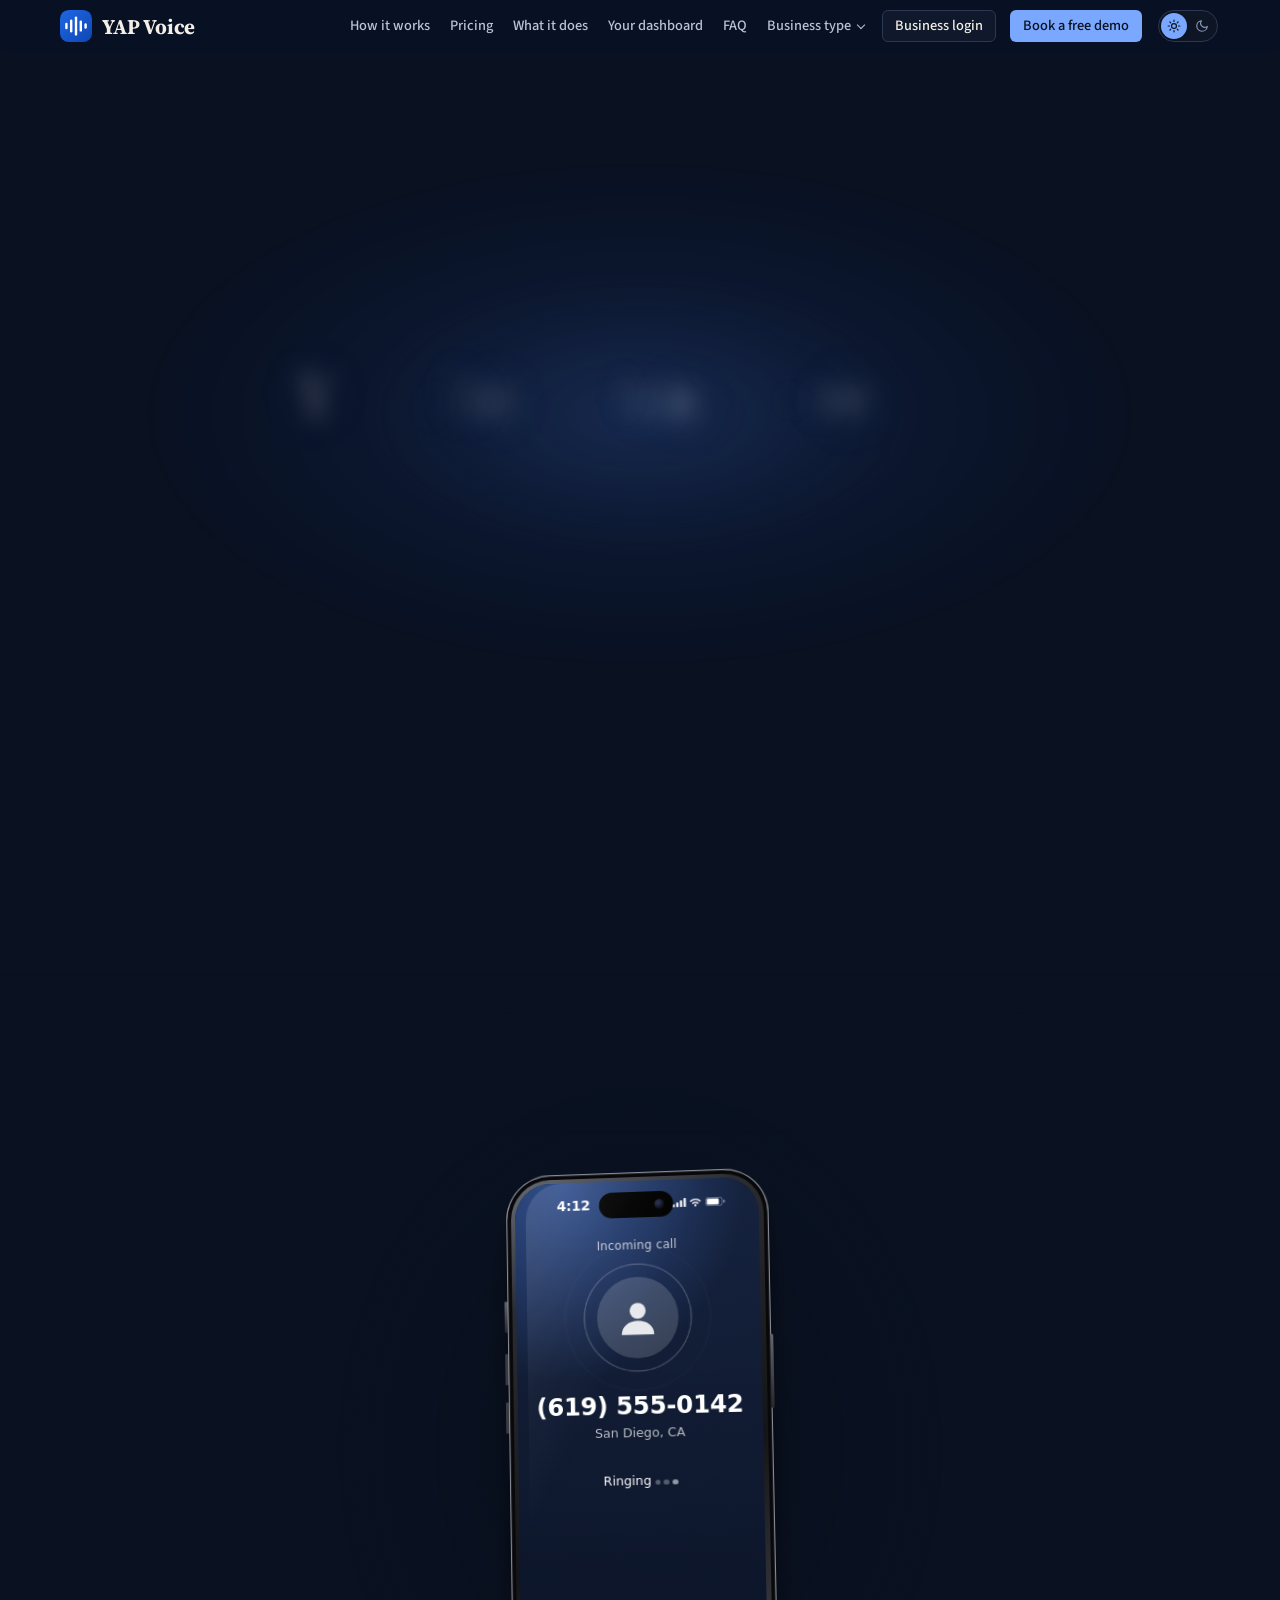
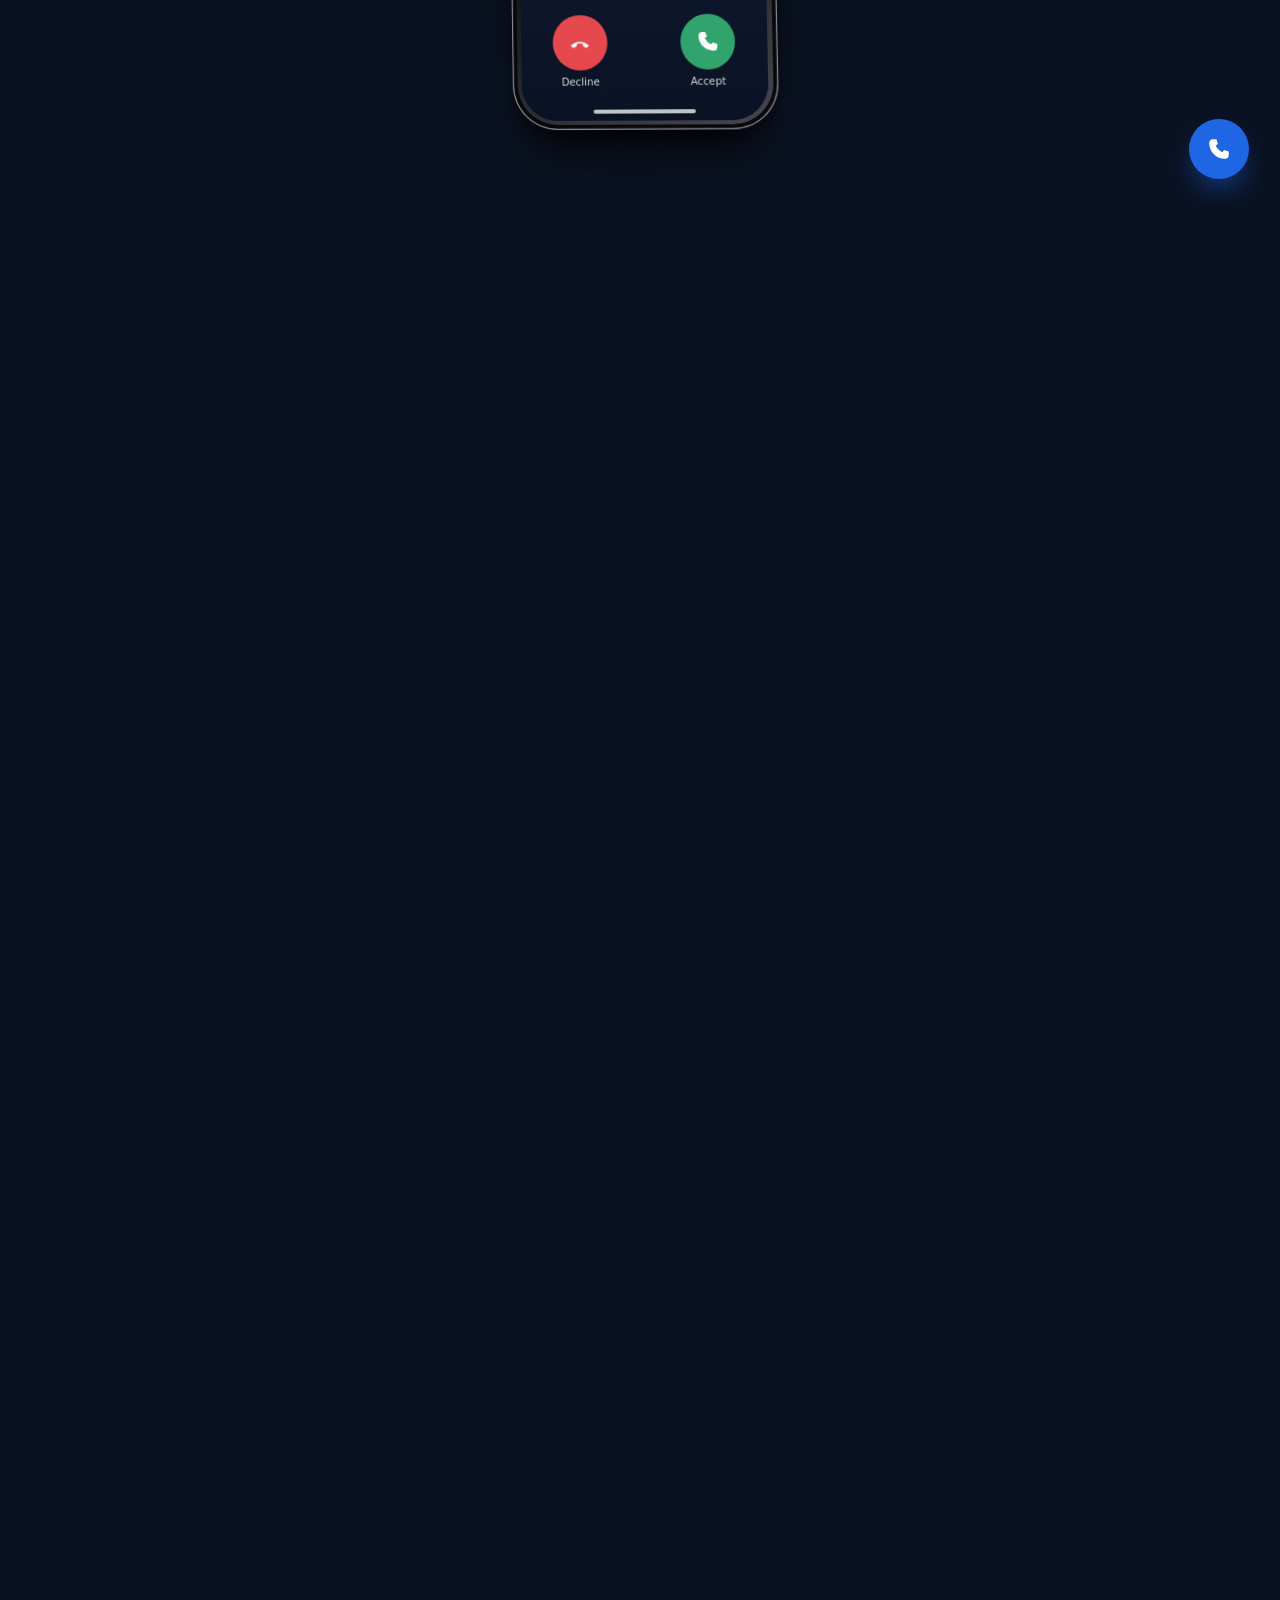
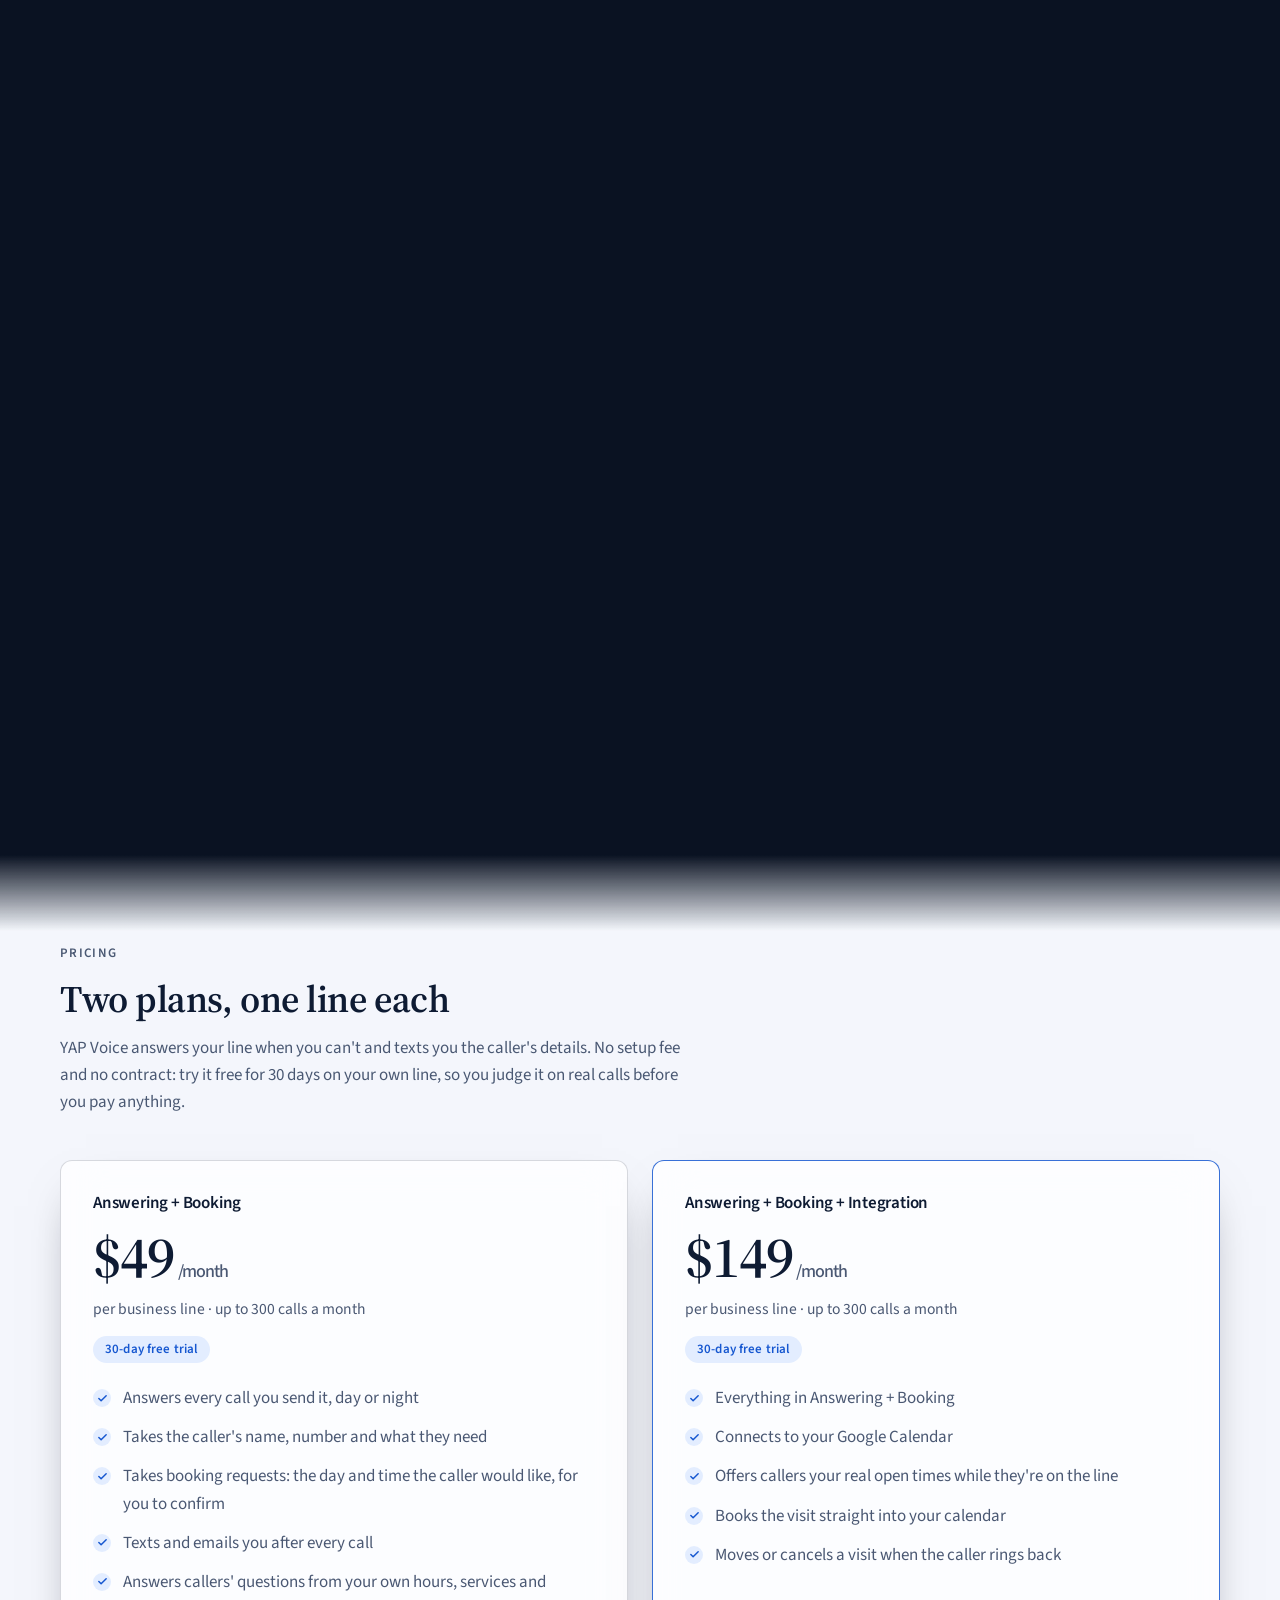
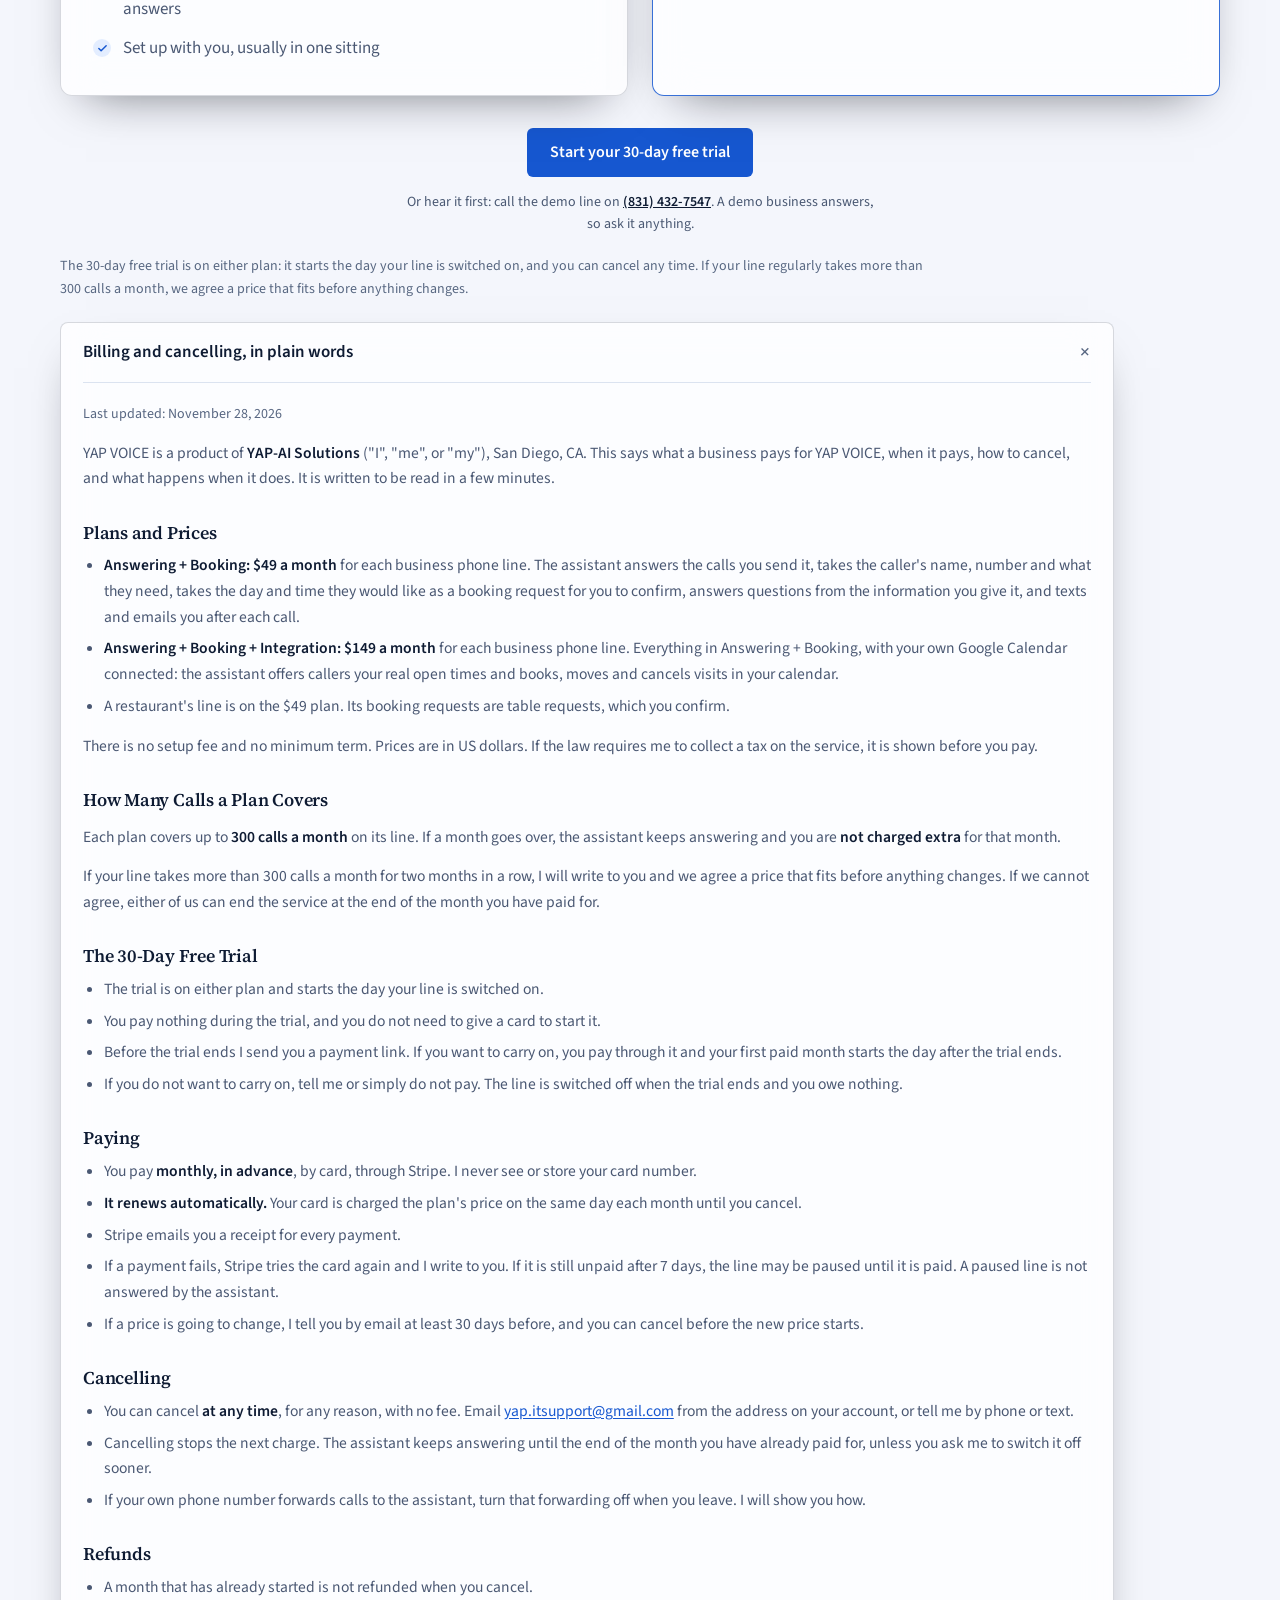
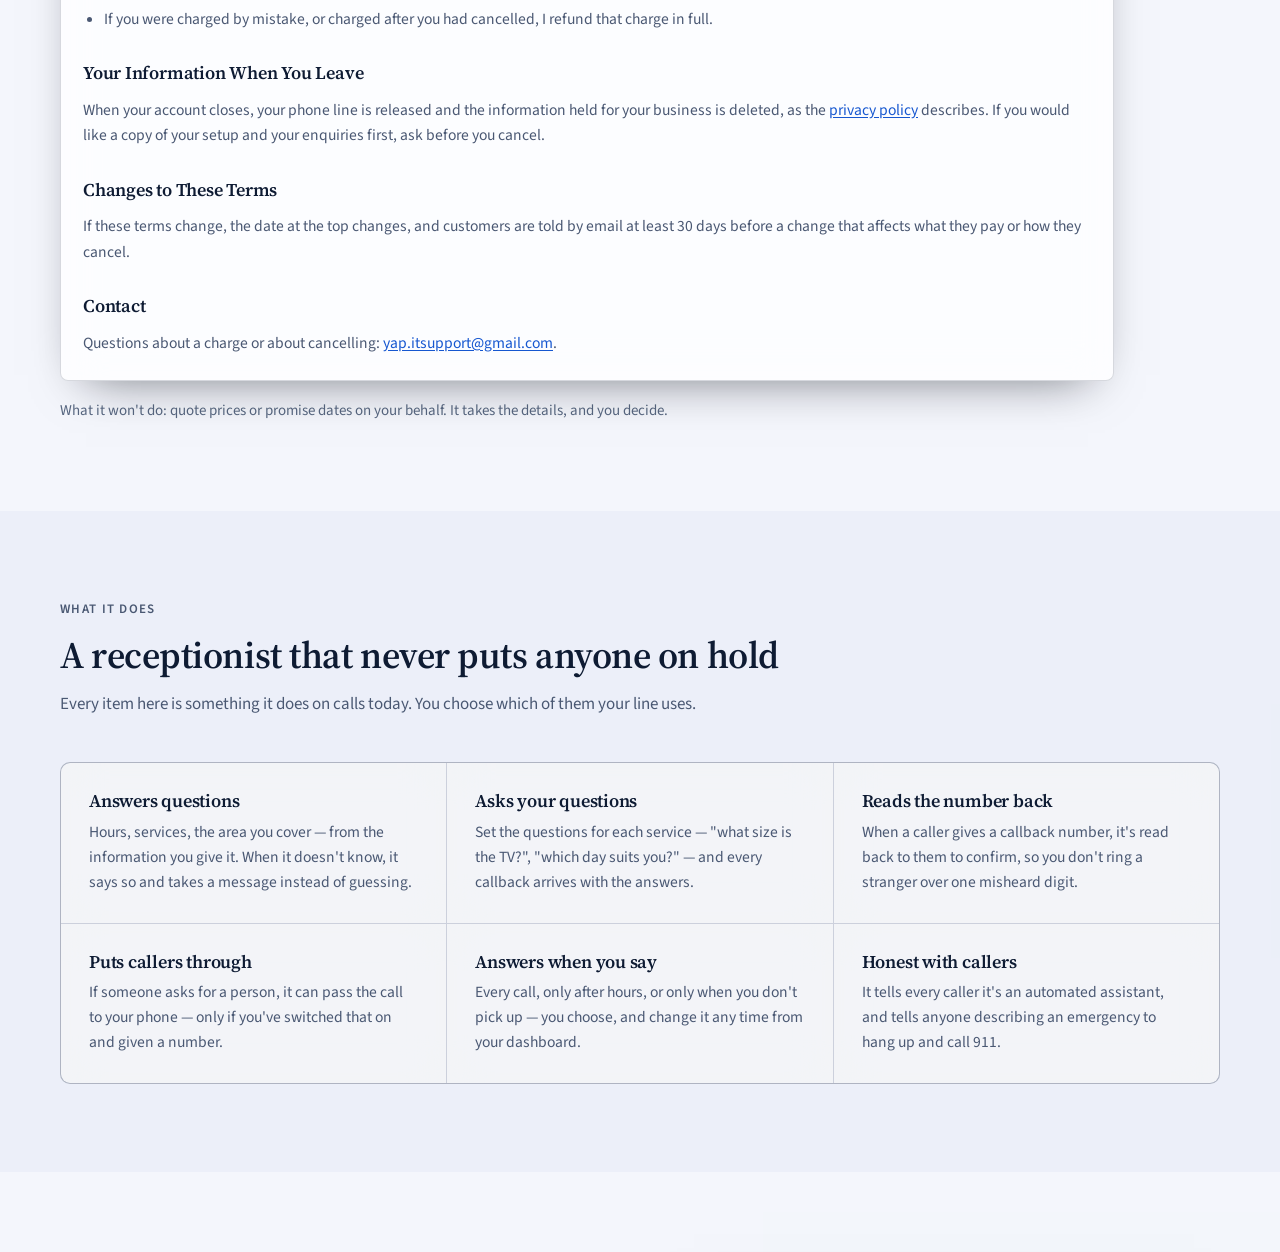
<file: billing.html>
<!DOCTYPE html>
<html lang="en">
<head>
  <meta charset="UTF-8" />
  <meta name="viewport" content="width=device-width, initial-scale=1.0" />
  <title>Plans, Billing and Cancellation — YAP VOICE</title>
  <!-- THE BILLING AND CANCELLING TERMS MOVED to the home page, folded up
       under the plans (index.html#billing), so there is one place for
       prices and what follows from them. This address is kept because
       it was given out (the footer, the customer agreement, emails): it
       forwards, and says where it went for anyone whose browser does not. -->
  <meta name="robots" content="noindex, follow" />
  <link rel="canonical" href="https://yap-itsupport.com/#billing" />
  <meta http-equiv="refresh" content="0; url=index.html#billing" />
  <link rel="icon" type="image/svg+xml" href="favicon.svg" />
  <style>body{font:17px/1.6 system-ui,sans-serif;margin:0;min-height:100vh;display:grid;place-items:center;background:#f4f7fc;color:#0e1b33;text-align:center;padding:24px}a{color:#1657d0}</style>
</head>
<body>
  <p>Plans, billing and cancellation are now on the main page.<br /><a href="index.html#billing">Go to billing and cancelling</a></p>
</body>
</html>
</file>
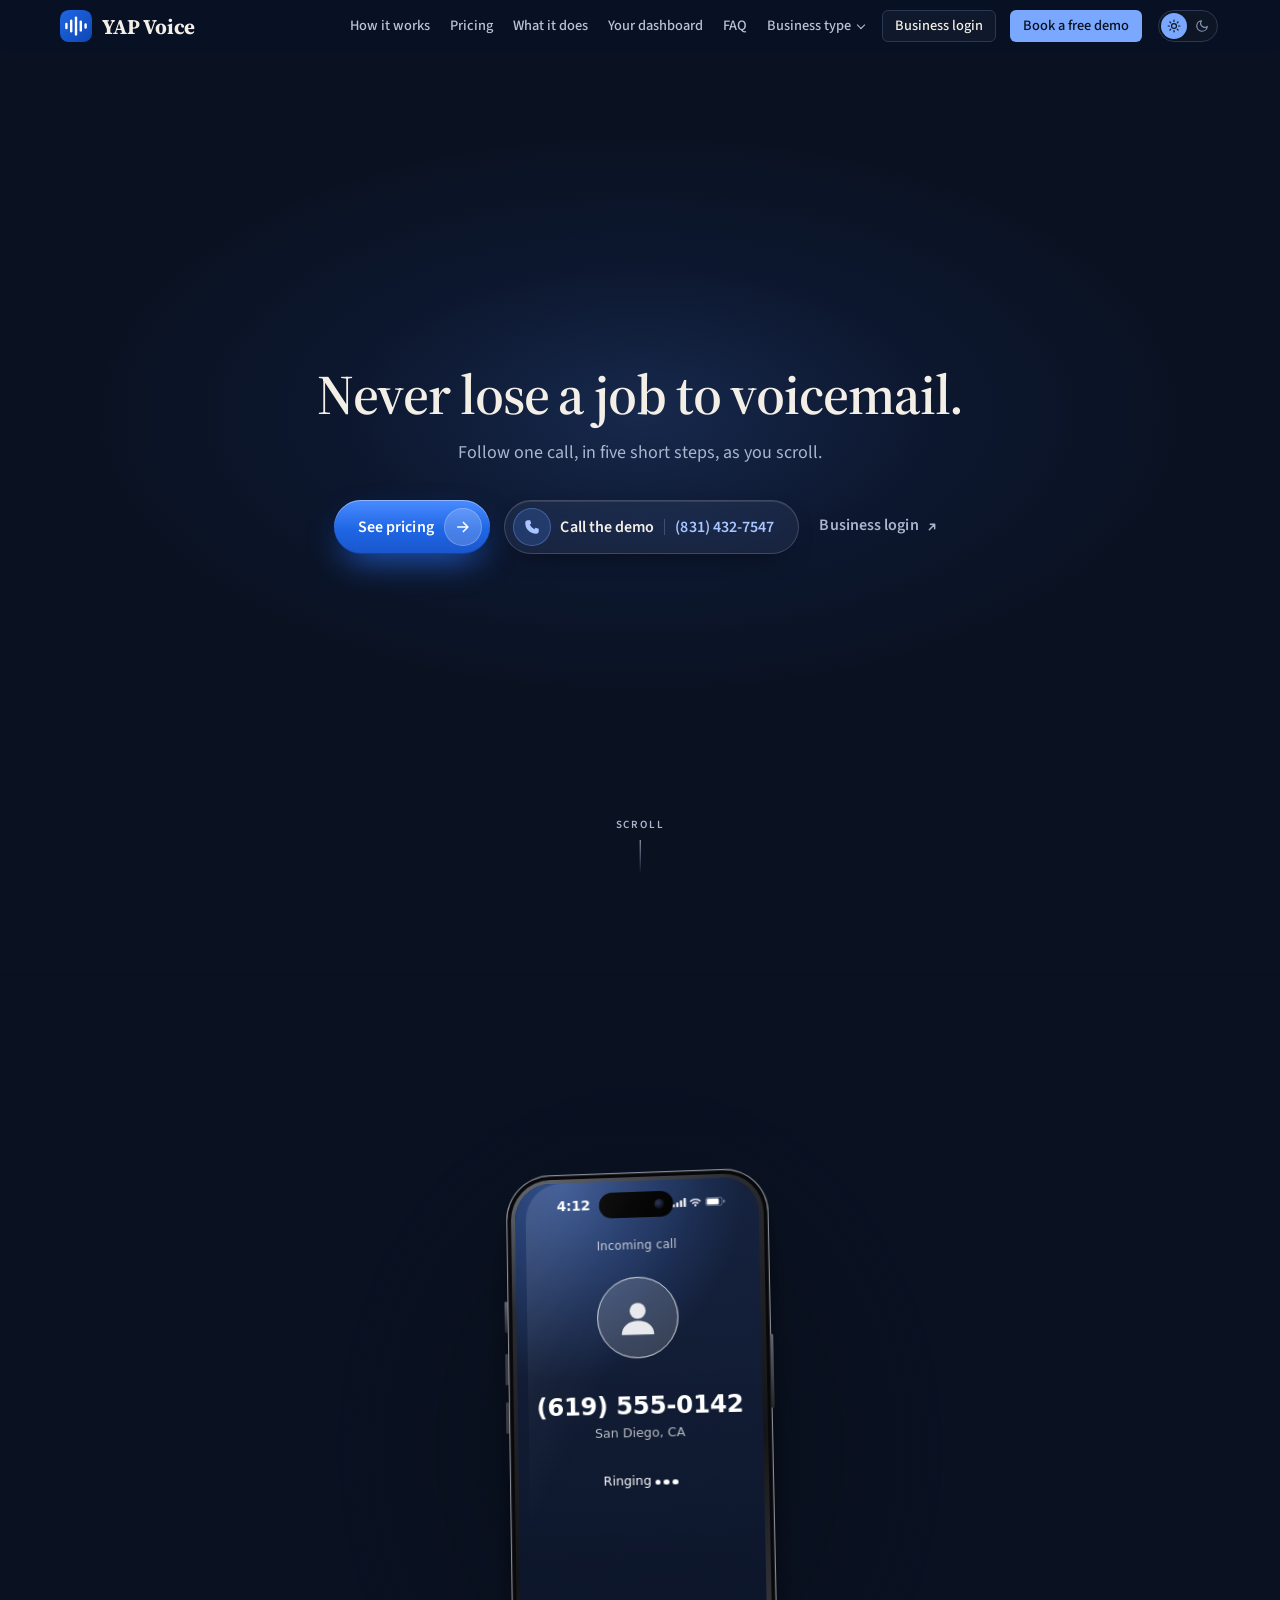
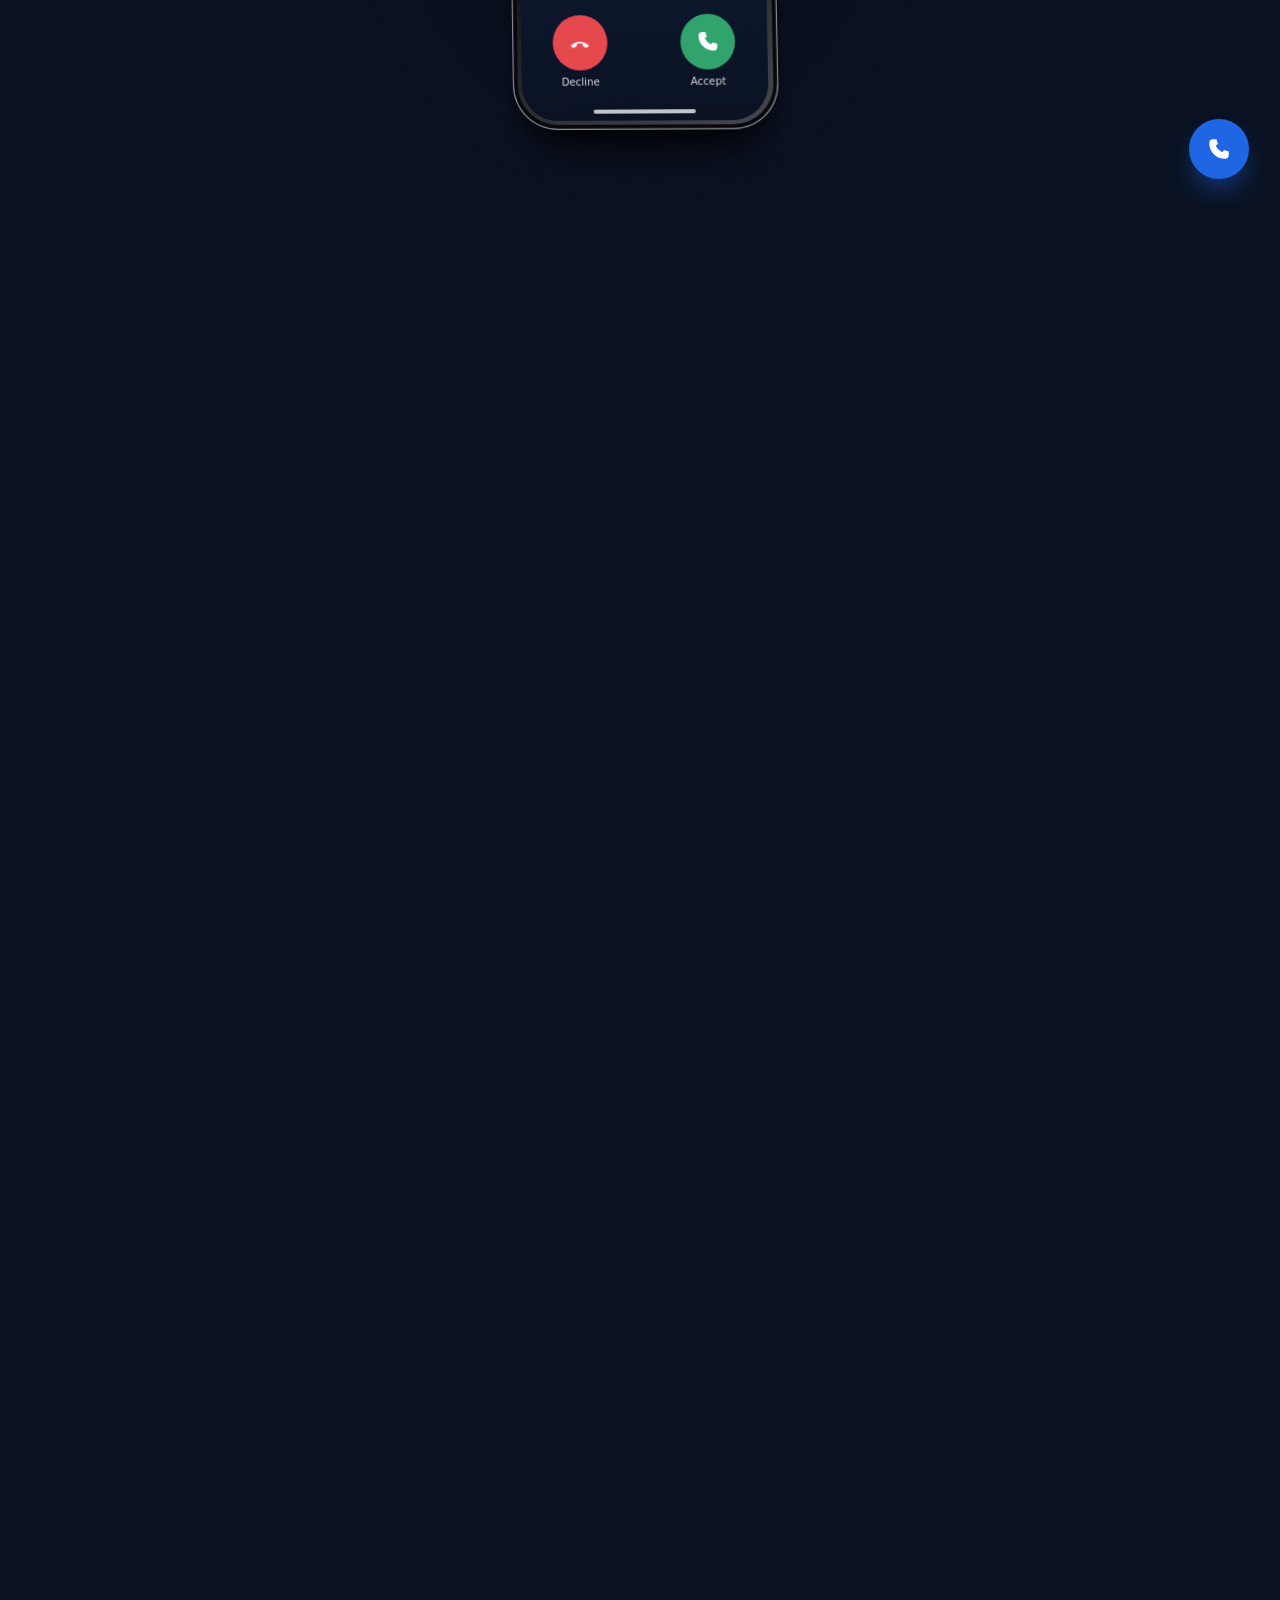
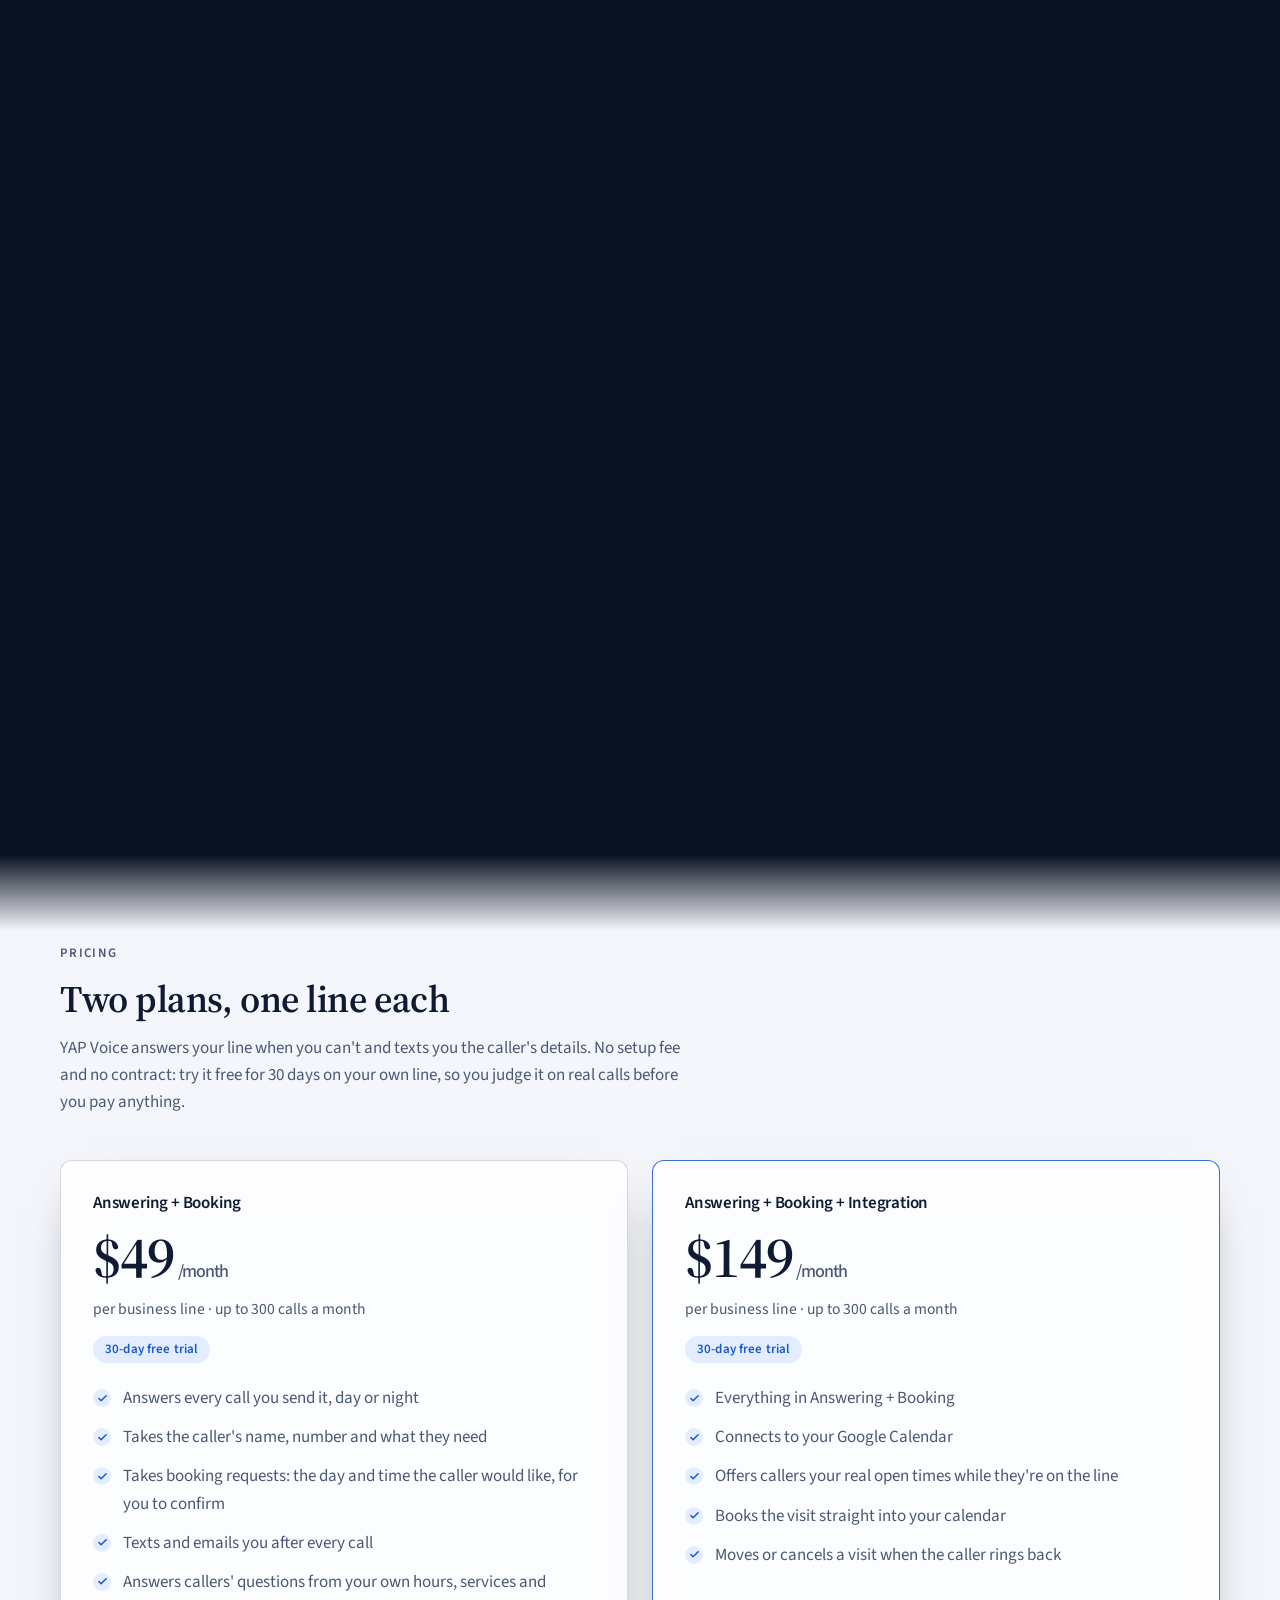
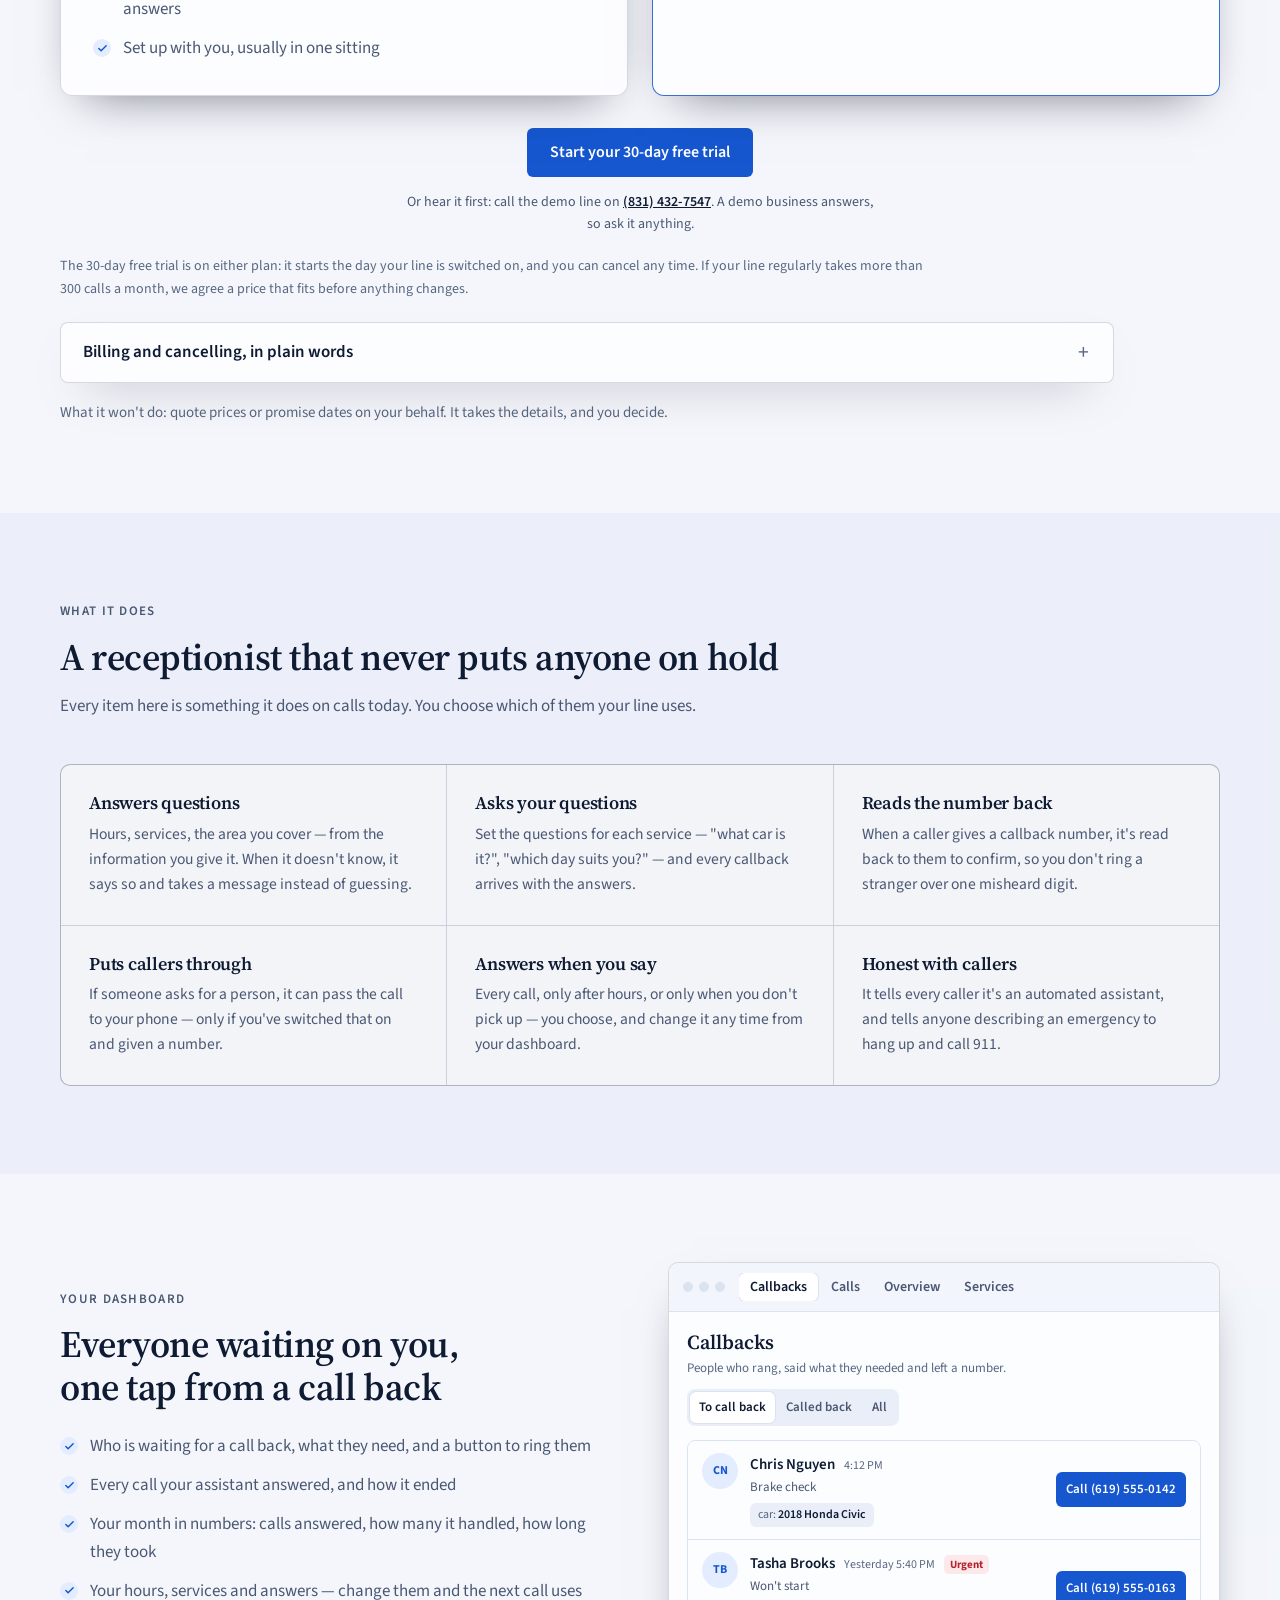
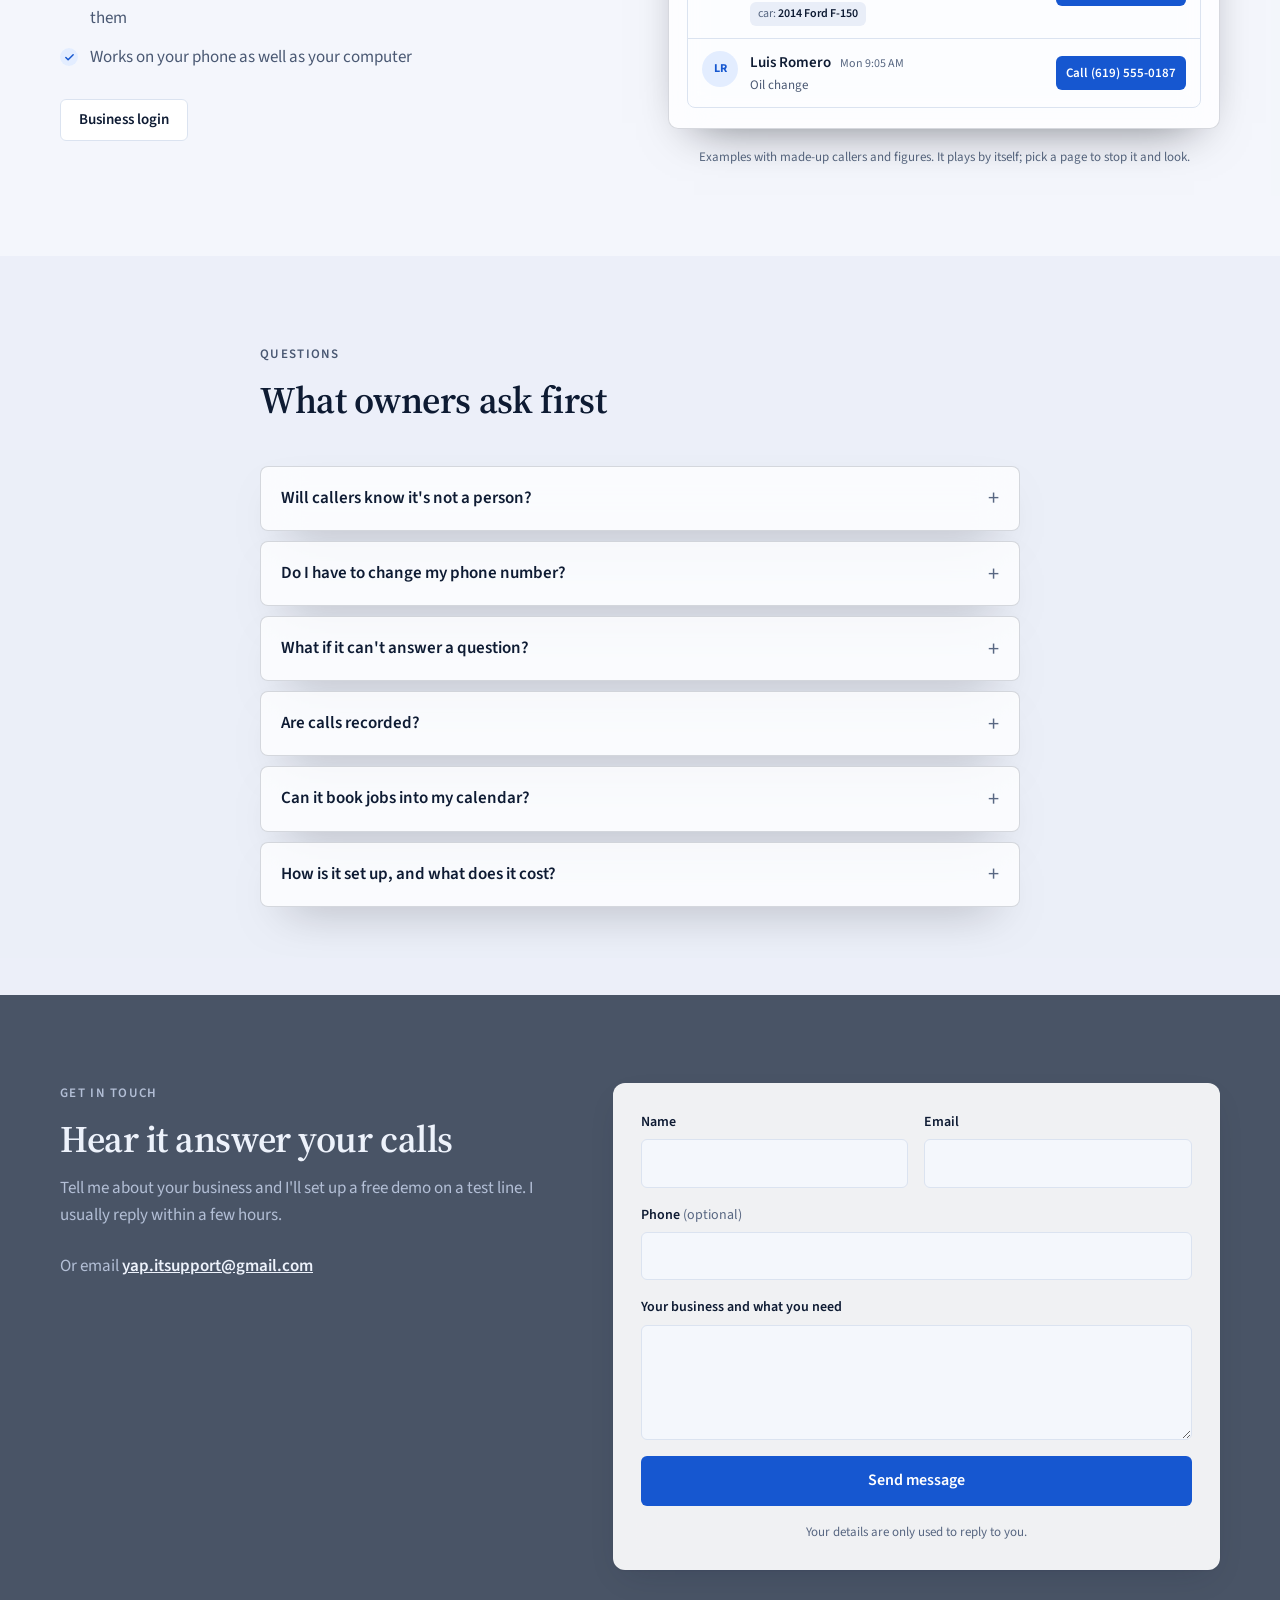
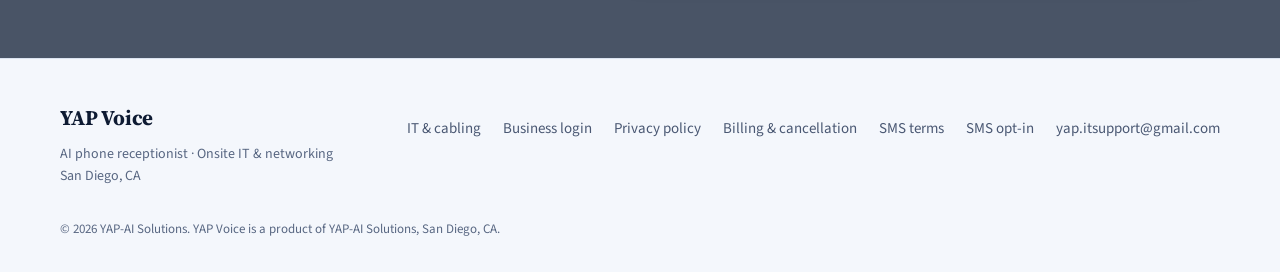
<file: for-auto-repair.html>
<!DOCTYPE html>
<html lang="en">
<!-- MADE BY tools/build_pages.py FROM index.html. Change that page or that script, then run it; do not edit this file. -->
<head>
  <meta charset="UTF-8" />
  <meta name="viewport" content="width=device-width, initial-scale=1.0" />
  <meta name="format-detection" content="telephone=no" />
  <title>AI phone receptionist for auto repair shops | YAP Voice</title>
  <meta name="description" content="YAP Voice answers your shop's line when you're under a car. It takes the caller's name, number and what they need, asks your own questions, and texts and emails it to you." />
  <link rel="canonical" href="https://yap-itsupport.com/for-auto-repair.html" />
  <link rel="icon" type="image/svg+xml" href="favicon.svg" />
  <script>try{var t=localStorage.getItem('yap-theme');if(t==='light'||t==='dark')document.documentElement.setAttribute('data-theme',t)}catch(e){}</script>
  <script>try{if(!matchMedia('(prefers-reduced-motion: reduce)').matches){var h=document.documentElement;h.classList.add('st-go');setTimeout(function(){if(!h.classList.contains('st-ready'))h.classList.remove('st-go')},3000)}}catch(e){}</script>
  <meta name="theme-color" content="#f4f7fc" media="(prefers-color-scheme: light)" />
  <meta name="theme-color" content="#0a101d" media="(prefers-color-scheme: dark)" />

  <meta property="og:type" content="website" />
  <meta property="og:site_name" content="YAP Voice" />
  <meta property="og:title" content="AI phone receptionist for auto repair shops | YAP Voice" />
  <meta property="og:description" content="YAP Voice answers your shop's line when you're under a car. It takes the caller's name, number and what they need, asks your own questions, and texts and emails it to you." />
  <meta property="og:url" content="https://yap-itsupport.com/for-auto-repair.html" />
  <meta property="og:locale" content="en_US" />
  <meta property="og:image" content="https://yap-itsupport.com/img/og-yap-voice.png" />
  <meta property="og:image:width" content="1200" />
  <meta property="og:image:height" content="630" />
  <meta property="og:image:alt" content="YAP Voice: AI phone receptionist for local businesses. Hear it on 831-432-7547." />
  <meta name="twitter:card" content="summary_large_image" />
  <meta name="twitter:image" content="https://yap-itsupport.com/img/og-yap-voice.png" />

  <link rel="preconnect" href="https://fonts.googleapis.com" />
  <link rel="preconnect" href="https://fonts.gstatic.com" crossorigin />
  <link href="https://fonts.googleapis.com/css2?family=Source+Sans+3:wght@400;500;600;700&family=Source+Serif+4:opsz,wght@8..60,400..700&display=swap" rel="stylesheet" />
  <link rel="stylesheet" href="site.css?v=20261128f" />
  <link rel="stylesheet" href="story.css?v=20261128l" />

  <script type="application/ld+json">
  {
    "@context": "https://schema.org",
    "@type": "LocalBusiness",
    "name": "YAP Voice",
    "url": "https://yap-itsupport.com/",
    "email": "yap.itsupport@gmail.com",
    "description": "AI phone receptionist for local businesses: answers the business line, answers callers' questions, takes callers' details and texts and emails them to the owner. Also onsite network installation, structured cabling and IT support in San Diego, CA (see /it-support.html).",
    "address": { "@type": "PostalAddress", "addressLocality": "San Diego", "addressRegion": "CA", "addressCountry": "US" },
    "areaServed": { "@type": "City", "name": "San Diego" },
    "makesOffer": [
      { "@type": "Offer", "itemOffered": { "@type": "Service", "name": "AI phone receptionist", "description": "Answers business calls, answers questions from the business's own information, takes callers' details and sends them to the owner by text and email." } },
      { "@type": "Offer", "itemOffered": { "@type": "Service", "name": "Network installation & structured cabling", "description": "Onsite Cat6 cabling, patch panels, router and switch setup, and Wi-Fi for homes and small businesses." } }
    ]
  }
  </script>
</head>
<body>
  <a class="skip-link" href="#main">Skip to main content</a>

  <header class="site-header" id="site-header">
    <div class="wrap header__row">
      <a href="index.html" class="brand" aria-label="YAP Voice — home">
        <svg width="30" height="30" viewBox="0 0 40 40" fill="none" aria-hidden="true">
          <defs>
            <linearGradient id="mark" x1="0" y1="0" x2="40" y2="40" gradientUnits="userSpaceOnUse">
              <stop offset="0%" stop-color="#1f66e5"/><stop offset="100%" stop-color="#0f47b3"/>
            </linearGradient>
          </defs>
          <rect width="40" height="40" rx="11" fill="url(#mark)"/>
          <g fill="#fff"><rect x="6.5" y="16" width="3" height="8" rx="1.5"/><rect x="12.5" y="12" width="3" height="16" rx="1.5"/><rect x="18.5" y="8" width="3" height="24" rx="1.5"/><rect x="24.5" y="13" width="3" height="14" rx="1.5"/><rect x="30.5" y="16.5" width="3" height="7" rx="1.5"/></g>
        </svg>
        <span>YAP Voice</span>
      </a>

      <nav class="nav" id="main-nav" aria-label="Primary">
        <a href="#how" class="nav__link">How it works</a>
        <a href="#pricing" class="nav__link">Pricing</a>
        <a href="#features" class="nav__link">What it does</a>
        <a href="#dashboard" class="nav__link">Your dashboard</a>
        <a href="#faq" class="nav__link">FAQ</a>
        <details class="nav__group">
          <summary class="nav__sum">Business type</summary>
          <div class="nav__menu">
            <div class="nav__list">
              <a href="for-restaurants.html" data-type="restaurants">Restaurants<small>Table bookings by phone</small></a>
              <a href="for-handymen.html" data-type="handyman">Handyman<small>Repairs, mounting, odd jobs</small></a>
              <a href="for-cleaning.html" data-type="cleaning">Cleaning<small>Homes, offices, move-outs</small></a>
              <a href="for-auto-repair.html" data-type="auto" aria-current="page">Auto repair<small>Garages and mobile mechanics</small></a>
              <a href="for-it-support.html" data-type="it">IT support<small>Computers, networks, cabling</small></a>
            </div>
            <div class="nav__info" aria-hidden="true"></div>
          </div>
        </details>
        <a href="login.html" class="nav__link nav__link--login">Business login</a>
      </nav>

      <a href="#contact" class="btn btn--primary header__cta">Book a free demo</a>

      <button class="theme-btn" id="theme-btn" type="button" role="switch" aria-checked="false" aria-label="Dark mode" title="Dark mode on or off">
        <span class="theme-btn__track" aria-hidden="true">
          <span class="theme-btn__knob"></span>
          <svg class="theme-btn__sun" viewBox="0 0 24 24" fill="none" stroke="currentColor" stroke-width="2" stroke-linecap="round" stroke-linejoin="round"><circle cx="12" cy="12" r="4.2"/><path d="M12 2v2.2M12 19.8V22M4.9 4.9l1.6 1.6M17.5 17.5l1.6 1.6M2 12h2.2M19.8 12H22M4.9 19.1l1.6-1.6M17.5 6.5l1.6-1.6"/></svg>
          <svg class="theme-btn__moon" viewBox="0 0 24 24" fill="none" stroke="currentColor" stroke-width="2" stroke-linecap="round" stroke-linejoin="round"><path d="M21 12.8A9 9 0 1 1 11.2 3a7 7 0 0 0 9.8 9.8z"/></svg>
        </span>
      </button>

      <button class="menu-btn" id="menu-btn" aria-label="Open menu" aria-expanded="false" aria-controls="main-nav">
        <span></span><span></span><span></span>
      </button>
    </div>
  </header>

  <main id="main">
    <section class="story hero--auto" id="top" aria-labelledby="hero-title" data-film="img/story/" data-open="slow" data-flow="booked">
      <div class="st-cover">
        <div class="st-panel">
          <div class="wrap st-intro">
          <p class="eyebrow">AI phone receptionist · For auto repair</p>
          <h1 id="hero-title" class="hero__title">Never lose a job to voicemail.</h1>
          <p class="st-sub">Follow one call, in five short steps, as you scroll.</p>
          <div class="st-ways">
            <a href="#pricing" class="st-way st-way--main"><span>See pricing</span><i aria-hidden="true"><svg viewBox="0 0 24 24"><path d="M5 12h13M12.500 6l6 6-6 6"/></svg></i></a>
            <a href="tel:+18314327547" class="st-way st-way--glass"><i aria-hidden="true"><svg viewBox="0 0 24 24"><path d="M6.6 3h3l1.4 4.4-2 1.4a12 12 0 0 0 6.2 6.2l1.4-2L21 14.4v3A3.6 3.6 0 0 1 17.4 21 14.4 14.4 0 0 1 3 6.6 3.6 3.6 0 0 1 6.6 3z"/></svg></i><span>Call the demo</span><b>(831) 432-7547</b></a>
            <a href="login.html" class="st-way st-way--quiet"><span>Business login</span><svg viewBox="0 0 24 24" aria-hidden="true"><path d="M8 16 16 8M9.500 8H16v6.500"/></svg></a>
          </div>
          <div class="st-more" id="st-more">
          <p class="hero__lede">
            YAP Voice answers your business line when you can't — under a car, on a test drive, after hours. It answers the caller's questions, takes their
            name, number and what they need, and <strong>texts it straight to you</strong>.
          </p>
          <div class="hero__actions">
            <a href="#contact" class="btn btn--primary btn--lg">Book a free demo</a>
            <a href="#how" class="btn btn--ghost btn--lg">See how a call goes</a>
          </div>
          <ul class="hero__facts" role="list">
            <li>Keep your number</li>
            <li>Tells callers it's an assistant</li>
            <li>Every callback in your dashboard</li>
          </ul>
          <p class="hero__demo">
            Or hear it now: call the demo line on
            <a href="tel:+18314327547">(831) 432-7547</a>.
            A demo business answers, so ask it anything.
          </p>
          </div>
          </div>
          <div class="st-hint" aria-hidden="true">Scroll<i></i></div>
        </div>
      </div>

      <span class="st-mark" id="how"></span>
      <div class="st-stage" id="st-stage">
        <div class="st-film"><canvas id="st-film" aria-hidden="true"></canvas><div class="st-load" id="st-load"></div></div>
        <div class="st-floor" id="st-floor"></div>
        <canvas id="st-voice" aria-hidden="true"></canvas>
        <ol class="st-copy" id="st-copy" role="list" aria-label="What happens when someone calls">
          <li><div class="st-in"><p class="st-label">Step one</p><h2>A customer calls. You can't pick up.</h2><p class="st-lede">You're under a car, so the call passes to YAP Voice.</p></div></li>
          <li><div class="st-in"><p class="st-label">Step two</p><h2>It answers in your business's name.</h2><p class="st-lede">It tells the caller it's an AI assistant, then answers their questions.</p></div></li>
          <li><div class="st-in"><p class="st-label">Step three</p><h2>It takes down what matters.</h2><p class="st-lede">The job, the name and the number, asked the way you'd ask. Nothing is recorded.</p></div></li>
          <li><div class="st-in"><p class="st-label">Step four</p><h2>It books the visit, on the call.</h2><p class="st-lede">With your Google Calendar connected, it offers your open times and puts the visit straight in.</p></div></li>
          <li><div class="st-in"><p class="st-label">Step five</p><h2>You get the details. Nobody has to call back.</h2><p class="st-lede">A text and an email, moments after the call. Hear it answer for yourself: <a href="tel:+18314327547"><b>831-432-7547</b></a></p></div></li>
        </ol>
        <p class="st-credit">Stock footage. The business and the caller are made up.</p>
        <div class="st-line" id="st-line"></div>
      </div>

      <div class="st-lift" id="st-lift">
        <button class="st-skip" id="st-skip" type="button">Skip the story</button>
        <a class="st-cta" id="st-cta" href="tel:+18314327547" aria-label="Call the demo line, 831-432-7547"><svg viewBox="0 0 24 24" aria-hidden="true"><path d="M6.6 3h3l1.4 4.4-2 1.4a12 12 0 0 0 6.2 6.2l1.4-2L21 14.4v3A3.6 3.6 0 0 1 17.4 21 14.4 14.4 0 0 1 3 6.6 3.6 3.6 0 0 1 6.6 3z"/></svg><span>831-432-7547</span></a>
        <div class="st-rig" id="st-rig" aria-hidden="true">
          <div class="st-glow"></div>
          <div class="st-pivot" id="st-pivot">
          <div class="st-waves" id="st-waves"></div>
          <div class="st-handset" id="st-handset"><div class="st-rim" id="st-rim"></div><div class="st-screen">
        <div class="st-island"></div>
        <div class="st-view st-v0" data-time="4:12">
          <div class="st-kind">Incoming call</div>
          <div class="st-face"><svg viewBox="0 0 24 24"><circle cx="12" cy="8.5" r="4.2"/><path d="M3.5 21c0-4.6 3.8-7.3 8.5-7.3s8.500 2.700 8.500 7.300z"/></svg></div>
          <div class="st-who">(619) 555-0142</div><div class="st-where">San Diego, CA</div>
          <div class="st-mid">
            <div class="st-ringing" data-until=".42">Ringing<i></i><i></i><i></i></div>
            <div class="st-pass" data-at=".46"><svg viewBox="0 0 40 40"><rect width="40" height="40" rx="11" fill="url(#mark)"/><g fill="#fff"><rect x="6.5" y="16" width="3" height="8" rx="1.5"/><rect x="12.5" y="12" width="3" height="16" rx="1.5"/><rect x="18.5" y="8" width="3" height="24" rx="1.5"/><rect x="24.5" y="13" width="3" height="14" rx="1.5"/><rect x="30.5" y="16.5" width="3" height="7" rx="1.5"/></g></svg><div><b>No answer</b><small>YAP Voice is picking up</small></div></div>
          </div>
          <div class="st-btns"><div><i class="st-no"><svg viewBox="0 0 24 24"><path d="M3 15c5-5 13-5 18 0l-2.5 2.5-3.5-2v-2.2a9 9 0 0 0-6 0v2.2l-3.5 2z"/></svg></i><span>Decline</span></div><div><i class="st-yes"><svg viewBox="0 0 24 24"><path d="M6.6 3h3l1.4 4.4-2 1.4a12 12 0 0 0 6.2 6.2l1.4-2L21 14.4v3A3.6 3.6 0 0 1 17.4 21 14.4 14.4 0 0 1 3 6.6 3.6 3.6 0 0 1 6.6 3z"/></svg></i><span>Accept</span></div></div>
        </div>
        <div class="st-view st-v1" data-time="4:12">
          <p class="st-meanwhile">Meanwhile, on the call</p>
          <div class="st-onwith"><svg viewBox="0 0 40 40"><rect width="40" height="40" rx="11" fill="url(#mark)"/><g fill="#fff"><rect x="6.5" y="16" width="3" height="8" rx="1.5"/><rect x="12.5" y="12" width="3" height="16" rx="1.5"/><rect x="18.5" y="8" width="3" height="24" rx="1.5"/><rect x="24.5" y="13" width="3" height="14" rx="1.5"/><rect x="30.5" y="16.5" width="3" height="7" rx="1.5"/></g></svg><b>Mesa Auto Repair</b><small>Answered by YAP Voice</small></div>
          <p class="st-clock"><i></i><span data-clock="3,21">0:03</span></p>
          <div class="st-sound" aria-hidden="true"><i></i><i></i><i></i><i></i><i></i><i></i><i></i><i></i><i></i><i></i><i></i><i></i><i></i></div>
          <div class="st-said">
            <p class="st-say" data-until=".24"><small>The assistant says</small>Thanks for calling Mesa Auto Repair. I'm the AI assistant here, and I'll take down what you need.</p>
            <p class="st-say" data-at=".32" data-until=".56"><small>The customer says</small>Hi, my brakes are grinding and I'd like them checked.</p>
            <p class="st-say" data-at=".64"><small>The assistant says</small>Sure. What car is it?</p>
          </div>
          <div class="st-keys" aria-hidden="true">
            <i><svg viewBox="0 0 24 24"><path d="M12 15a3 3 0 0 0 3-3V6a3 3 0 0 0-6 0v6a3 3 0 0 0 3 3zm5-3a5 5 0 0 1-10 0H5a7 7 0 0 0 6 6.9V21h2v-2.100A7 7 0 0 0 19 12z"/></svg></i>
            <i><svg viewBox="0 0 24 24"><circle cx="6" cy="6" r="1.800"/><circle cx="12" cy="6" r="1.800"/><circle cx="18" cy="6" r="1.800"/><circle cx="6" cy="12" r="1.800"/><circle cx="12" cy="12" r="1.800"/><circle cx="18" cy="12" r="1.800"/><circle cx="6" cy="18" r="1.800"/><circle cx="12" cy="18" r="1.800"/><circle cx="18" cy="18" r="1.800"/></svg></i>
            <i><svg viewBox="0 0 24 24"><path d="M4 9v6h4l5 4V5L8 9zm11.500 3a4 4 0 0 0-2-3.500v7a4 4 0 0 0 2-3.500zM13.500 3.300v2.100a7 7 0 0 1 0 13.200v2.100a9 9 0 0 0 0-17.400z"/></svg></i>
            <i class="st-end"><svg viewBox="0 0 24 24"><path d="M3 15c5-5 13-5 18 0l-2.500 2.500-3.500-2v-2.200a9 9 0 0 0-6 0v2.200l-3.500 2z"/></svg></i>
          </div>
        </div>
        <div class="st-view st-v2" data-time="4:13">
          <div class="st-bar"><svg viewBox="0 0 40 40"><rect width="40" height="40" rx="11" fill="url(#mark)"/><g fill="#fff"><rect x="6.5" y="16" width="3" height="8" rx="1.5"/><rect x="12.5" y="12" width="3" height="16" rx="1.5"/><rect x="18.5" y="8" width="3" height="24" rx="1.5"/><rect x="24.5" y="13" width="3" height="14" rx="1.5"/><rect x="30.5" y="16.5" width="3" height="7" rx="1.5"/></g></svg><div><b>Mesa Auto Repair</b><small>Still on the call</small></div><em><i class="st-live"><i></i><i></i><i></i></i><span data-clock="26,47">0:26</span></em></div>
          <div class="st-got">
            <div><small>The job</small><b>Brake check</b><span>car: 2018 Honda Civic</span></div>
            <div data-at=".28"><small>Name</small><b>Chris Nguyen</b></div>
            <div data-at=".54"><small>Number</small><b>(619) 555-0142</b></div>
          </div>
        </div>
        <div class="st-view st-v2 st-book" data-time="4:13">
          <div class="st-bar"><svg viewBox="0 0 40 40"><rect width="40" height="40" rx="11" fill="url(#mark)"/><g fill="#fff"><rect x="6.5" y="16" width="3" height="8" rx="1.5"/><rect x="12.5" y="12" width="3" height="16" rx="1.5"/><rect x="18.5" y="8" width="3" height="24" rx="1.5"/><rect x="24.5" y="13" width="3" height="14" rx="1.5"/><rect x="30.5" y="16.5" width="3" height="7" rx="1.5"/></g></svg><div><b>Mesa Auto Repair</b><small>Still on the call</small></div><em><i class="st-live"><i></i><i></i><i></i></i><span data-clock="48,66">0:48</span></em></div>
          <p class="st-open-times">Your open times, from your Google Calendar</p>
          <div class="st-slots"><span><i data-at=".3"></i><b>Fri 10:00 AM</b></span><span><b>Fri 2:30 PM</b></span><span><b>Mon 9:00 AM</b></span></div>
          <p class="st-say st-say--line" data-at=".3"><small>The customer says</small>Friday at ten works.</p>
          <div class="st-booked" data-at=".56"><i><svg viewBox="0 0 24 24"><path d="M5 12.500l4.500 4.500L19 7.500"/></svg></i><div><small>Booked in your Google Calendar</small><b>Fri, Nov 20 · 10:00 AM</b><span>Brake check · Chris Nguyen</span></div></div>
        </div>
        <div class="st-view st-v3" data-time="4:14">
          <div class="st-date">Thursday, November 19</div><div class="st-time">4:14</div>
          <div class="st-note" data-at=".2"><div class="st-hd"><i><svg viewBox="0 0 24 24"><path d="M4 4h16a2 2 0 0 1 2 2v9a2 2 0 0 1-2 2H9l-5 4v-4a2 2 0 0 1-2-2V6a2 2 0 0 1 2-2z"/></svg></i>Messages<span>now</span></div>
          <p><b>YAP Voice: New enquiry for Mesa Auto Repair</b><br>Services: Brake check<br>Name: Chris Nguyen<br>Phone: +16195550142<br>car: 2018 Honda Civic<br>Visit: Fri 11/20, 10:00 AM</p></div>
          <div class="st-note st-cal" data-at=".5"><div class="st-hd"><i><svg viewBox="0 0 24 24"><path d="M7 3v3M17 3v3M4 9h16M6 5h12a2 2 0 0 1 2 2v11a2 2 0 0 1-2 2H6a2 2 0 0 1-2-2V7a2 2 0 0 1 2-2z"/></svg></i>Calendar<span>now</span></div>
          <p><b>Brake check · Chris Nguyen</b><br>Fri, Nov 20 · 10:00 AM</p></div>
        </div>
        <div class="st-glass" id="st-glass"></div><div class="st-shine" id="st-shine"></div>
          </div></div>
          </div>
        </div>
      </div>
      <template id="st-status"><div class="st-status"><b></b><span>
        <svg viewBox="0 0 18 12"><rect x="0" y="8" width="3" height="4" rx="1"/><rect x="5" y="5.5" width="3" height="6.5" rx="1"/><rect x="10" y="3" width="3" height="9" rx="1"/><rect x="15" y="0" width="3" height="12" rx="1"/></svg>
        <svg viewBox="0 0 16 12"><circle cx="8" cy="10.2" r="1.5"/><path d="M3.3 7.2a6.6 6.6 0 0 1 9.4 0l-1.4 1.4a4.6 4.6 0 0 0-6.6 0zM.5 4.3a10.6 10.6 0 0 1 15 0l-1.4 1.4a8.6 8.6 0 0 0-12.2 0z"/></svg>
        <svg viewBox="0 0 27 12"><rect x="0.5" y="0.5" width="22" height="11" rx="3.2" fill="none" stroke="currentColor" stroke-opacity="0.45"/><rect x="2" y="2" width="16" height="8" rx="1.8"/><rect x="24" y="4" width="2" height="4" rx="1" fill-opacity="0.5"/></svg>
      </span></div></template>
    </section>

    <section class="section section--photo band--price" id="pricing" aria-labelledby="pricing-title">
      <div class="wrap">
        <header class="section__head">
          <p class="eyebrow">Pricing</p>
          <h2 id="pricing-title" class="section__title">Two plans, one line each</h2>
          <p class="section__lede">YAP Voice answers your line when you can't and texts you the caller's details. No setup fee and no contract: try it free for 30 days on your own line, so you judge it on real calls before you pay anything.</p>
        </header>
        <div class="plans">
          <article class="plan">
            <h3 class="plan__name">Answering + Booking</h3>
            <p class="plan__amount">$49<span class="plan__per">/month</span></p>
            <p class="plan__sub">per business line · up to 300 calls a month</p>
            <p class="plan__trial">30-day free trial</p>
            <ul class="ticks plan__list" role="list">
              <li>Answers every call you send it, day or night</li>
              <li>Takes the caller's name, number and what they need</li>
              <li>Takes booking requests: the day and time the caller would like, for you to confirm</li>
              <li>Texts and emails you after every call</li>
              <li>Answers callers' questions from your own hours, services and answers</li>
              <li>Set up with you, usually in one sitting</li>
            </ul>
          </article>
          <article class="plan plan--more">
            <h3 class="plan__name">Answering + Booking + Integration</h3>
            <p class="plan__amount">$149<span class="plan__per">/month</span></p>
            <p class="plan__sub">per business line · up to 300 calls a month</p>
            <p class="plan__trial">30-day free trial</p>
            <ul class="ticks plan__list" role="list">
              <li>Everything in Answering + Booking</li>
              <li>Connects to your Google Calendar</li>
              <li>Offers callers your real open times while they're on the line</li>
              <li>Books the visit straight into your calendar</li>
              <li>Moves or cancels a visit when the caller rings back</li>
            </ul>
          </article>
        </div>
        <div class="plans__go">
          <a href="#contact" class="btn btn--primary btn--lg">Start your 30-day free trial</a>
          <p class="plans__hear">Or hear it first: call the demo line on <a href="tel:+18314327547">(831) 432-7547</a>. A demo business answers, so ask it anything.</p>
        </div>
        <p class="plan__fine">The 30-day free trial is on either plan: it starts the day your line is switched on, and you can cancel any time. If your line regularly takes more than 300 calls a month, we agree a price that fits before anything changes.</p>
        <details class="billing" id="billing">
          <summary>Billing and cancelling, in plain words</summary>
          <div class="billing__body">
          <p class="updated">Last updated: November 28, 2026</p>

          <p>YAP VOICE is a product of <strong>YAP-AI Solutions</strong> ("I", "me", or "my"), San Diego, CA. This says what a business pays for YAP VOICE, when it pays, how to cancel, and what happens when it does. It is written to be read in a few minutes.</p>

          <h3 id="billing-plans">Plans and Prices</h3>
          <ul>
          <li><strong>Answering + Booking: $49 a month</strong> for each business phone line. The assistant answers the calls you send it, takes the caller's name, number and what they need, takes the day and time they would like as a booking request for you to confirm, answers questions from the information you give it, and texts and emails you after each call.</li>
          <li><strong>Answering + Booking + Integration: $149 a month</strong> for each business phone line. Everything in Answering + Booking, with your own Google Calendar connected: the assistant offers callers your real open times and books, moves and cancels visits in your calendar.</li>
          <li>A restaurant's line is on the $49 plan. Its booking requests are table requests, which you confirm.</li>
          </ul>
          <p>There is no setup fee and no minimum term. Prices are in US dollars. If the law requires me to collect a tax on the service, it is shown before you pay.</p>

          <h3 id="billing-calls">How Many Calls a Plan Covers</h3>
          <p>Each plan covers up to <strong>300 calls a month</strong> on its line. If a month goes over, the assistant keeps answering and you are <strong>not charged extra</strong> for that month.</p>
          <p>If your line takes more than 300 calls a month for two months in a row, I will write to you and we agree a price that fits before anything changes. If we cannot agree, either of us can end the service at the end of the month you have paid for.</p>

          <h3 id="billing-trial">The 30-Day Free Trial</h3>
          <ul>
          <li>The trial is on either plan and starts the day your line is switched on.</li>
          <li>You pay nothing during the trial, and you do not need to give a card to start it.</li>
          <li>Before the trial ends I send you a payment link. If you want to carry on, you pay through it and your first paid month starts the day after the trial ends.</li>
          <li>If you do not want to carry on, tell me or simply do not pay. The line is switched off when the trial ends and you owe nothing.</li>
          </ul>

          <h3 id="billing-paying">Paying</h3>
          <ul>
          <li>You pay <strong>monthly, in advance</strong>, by card, through Stripe. I never see or store your card number.</li>
          <li><strong>It renews automatically.</strong> Your card is charged the plan's price on the same day each month until you cancel.</li>
          <li>Stripe emails you a receipt for every payment.</li>
          <li>If a payment fails, Stripe tries the card again and I write to you. If it is still unpaid after 7 days, the line may be paused until it is paid. A paused line is not answered by the assistant.</li>
          <li>If a price is going to change, I tell you by email at least 30 days before, and you can cancel before the new price starts.</li>
          </ul>

          <h3 id="billing-cancelling">Cancelling</h3>
          <ul>
          <li>You can cancel <strong>at any time</strong>, for any reason, with no fee. Email <a href="mailto:yap.itsupport@gmail.com">yap.itsupport@gmail.com</a> from the address on your account, or tell me by phone or text.</li>
          <li>Cancelling stops the next charge. The assistant keeps answering until the end of the month you have already paid for, unless you ask me to switch it off sooner.</li>
          <li>If your own phone number forwards calls to the assistant, turn that forwarding off when you leave. I will show you how.</li>
          </ul>

          <h3 id="billing-refunds">Refunds</h3>
          <ul>
          <li>A month that has already started is not refunded when you cancel.</li>
          <li>If you were charged by mistake, or charged after you had cancelled, I refund that charge in full.</li>
          </ul>

          <h3 id="billing-leaving">Your Information When You Leave</h3>
          <p>When your account closes, your phone line is released and the information held for your business is deleted, as the <a href="privacy-policy.html">privacy policy</a> describes. If you would like a copy of your setup and your enquiries first, ask before you cancel.</p>

          <h3 id="billing-changes">Changes to These Terms</h3>
          <p>If these terms change, the date at the top changes, and customers are told by email at least 30 days before a change that affects what they pay or how they cancel.</p>

          <h3 id="billing-contact">Contact</h3>
          <p>Questions about a charge or about cancelling: <a href="mailto:yap.itsupport@gmail.com">yap.itsupport@gmail.com</a>.</p>
          </div>
        </details>
        <p class="plan__note">What it won't do: quote prices or promise dates on your behalf. It takes the details, and you decide.</p>
      </div>
    </section>

    <section class="section section--tint section--photo band--office" id="features" aria-labelledby="features-title">
      <div class="wrap">
        <header class="section__head">
          <p class="eyebrow">What it does</p>
          <h2 id="features-title" class="section__title">A receptionist that never puts anyone on hold</h2>
          <p class="section__lede">Every item here is something it does on calls today. You choose which of them your line uses.</p>
        </header>
        <div class="features">
          <article class="feature">
            <h3>Answers questions</h3>
            <p>Hours, services, the area you cover — from the information you give it. When it doesn't know, it says so and takes a message instead of guessing.</p>
          </article>
          <article class="feature">
            <h3>Asks your questions</h3>
            <p>Set the questions for each service — "what car is it?", "which day suits you?" — and every callback arrives with the answers.</p>
          </article>
          <article class="feature">
            <h3>Reads the number back</h3>
            <p>When a caller gives a callback number, it's read back to them to confirm, so you don't ring a stranger over one misheard digit.</p>
          </article>
          <article class="feature">
            <h3>Puts callers through</h3>
            <p>If someone asks for a person, it can pass the call to your phone — only if you've switched that on and given a number.</p>
          </article>
          <article class="feature">
            <h3>Answers when you say</h3>
            <p>Every call, only after hours, or only when you don't pick up — you choose, and change it any time from your dashboard.</p>
          </article>
          <article class="feature">
            <h3>Honest with callers</h3>
            <p>It tells every caller it's an automated assistant, and tells anyone describing an emergency to hang up and call 911.</p>
          </article>
        </div>
      </div>
    </section>

    <section class="section section--photo band--laptop" id="dashboard" aria-labelledby="dashboard-title">
      <div class="wrap split">
        <div class="split__copy">
          <p class="eyebrow">Your dashboard</p>
          <h2 id="dashboard-title" class="section__title">Everyone waiting on you, one tap from a call back</h2>
          <ul class="ticks" role="list">
            <li data-scene="0 1 2 3">Who is waiting for a call back, what they need, and a button to ring them</li>
            <li data-scene="4">Every call your assistant answered, and how it ended</li>
            <li data-scene="5">Your month in numbers: calls answered, how many it handled, how long they took</li>
            <li data-scene="6">Your hours, services and answers — change them and the next call uses them</li>
            <li>Works on your phone as well as your computer</li>
          </ul>
          <a href="login.html" class="btn btn--ghost">Business login</a>
        </div>

        <figure class="mock" id="dash-story" aria-label="Examples of four pages in the dashboard">
          <div class="mock__frame">
            <input class="mock__pick" type="radio" name="mock-page" id="mock-callbacks" checked />
            <input class="mock__pick" type="radio" name="mock-page" id="mock-calls" />
            <input class="mock__pick" type="radio" name="mock-page" id="mock-overview" />
            <input class="mock__pick" type="radio" name="mock-page" id="mock-services" />
            <div class="mock__bar">
              <span></span><span></span><span></span>
              <div class="mock__tabs" role="group" aria-label="Dashboard page shown">
                <label for="mock-callbacks">Callbacks</label>
                <label for="mock-calls">Calls</label>
                <label for="mock-overview">Overview</label>
                <label for="mock-services">Services</label>
              </div>
            </div>

            <div class="mock__page mock__page--callbacks">
              <div class="mock__head">
                <p><strong>Callbacks</strong><small>People who rang, said what they needed and left a number.</small></p>
                <p class="mock__filter"><b>To call back</b><span>Called back</span><span>All</span></p>
              </div>
              <ul class="mock__list" role="list">
                <li class="mock__row--new">
                  <span class="mock__av">CN</span>
                  <div><strong>Chris Nguyen <small>4:12 PM</small></strong><p>Brake check</p><p class="mock__chips"><span>car: <b>2018 Honda Civic</b></span></p></div>
                  <span class="mock__call"><b>Call (619) 555-0142</b><i>Called back</i></span>
                </li>
                <li>
                  <span class="mock__av">TB</span>
                  <div><strong>Tasha Brooks <small>Yesterday 5:40 PM</small> <em>Urgent</em></strong><p>Won't start</p><p class="mock__chips"><span>car: <b>2014 Ford F-150</b></span></p></div>
                  <span class="mock__call">Call (619) 555-0163</span>
                </li>
                <li>
                  <span class="mock__av">LR</span>
                  <div><strong>Luis Romero <small>Mon 9:05 AM</small></strong><p>Oil change</p></div>
                  <span class="mock__call">Call (619) 555-0187</span>
                </li>
              </ul>
            </div>

            <div class="mock__page mock__page--calls">
              <div class="mock__head">
                <p><strong>Calls</strong><small>Every call your assistant answered, newest first.</small></p>
              </div>
              <p class="mock__day">Today <span>4 calls</span></p>
              <ul class="mock__list mock__list--calls" role="list">
                <li><time>4:12 PM</time><div><strong>Chris Nguyen</strong><p>Wants a call back · Brake check</p></div><span class="mock__badge mock__badge--cb">Callback taken</span></li>
                <li><time>2:47 PM</time><div><strong>(619) 555-0171</strong><p>0m 48s call</p></div><span class="mock__badge">Question answered</span></li>
                <li><time>11:05 AM</time><div><strong>(858) 555-0119</strong><p>1m 31s call · passed to you</p></div><span class="mock__badge">Passed to you</span></li>
                <li><time>9:30 AM</time><div><strong>(213) 555-0108</strong><p>Never answered</p></div><span class="mock__badge mock__badge--off">Spam, blocked</span></li>
              </ul>
            </div>

            <div class="mock__page mock__page--overview">
              <div class="mock__head">
                <p><strong>Overview</strong><small>The last 30 days on your line.</small></p>
              </div>
              <dl class="mock__stats">
                <div><dt>Calls answered</dt><dd data-count="42" data-fmt="int">42</dd><small>Last 30 days · 3 spam kept out</small></div>
                <div><dt>Handled by the assistant</dt><dd data-count="90" data-fmt="pct">90%</dd><small>38 of 42 · 4 passed to you</small></div>
                <div><dt>Callbacks</dt><dd data-count="17" data-fmt="int">17</dd><small>2 still to make</small></div>
                <div><dt>Average call</dt><dd data-count="84" data-fmt="dur">1m 24s</dd><small>Answer to hang-up</small></div>
              </dl>
              <p class="mock__day">Calls per day</p>
              <div class="mock__chart" aria-hidden="true">
                <i style="height:30%;--i:0"></i><i style="height:55%;--i:1"></i><i style="height:20%;--i:2"></i><i style="height:70%;--i:3"></i><i style="height:45%;--i:4"></i><i style="height:10%;--i:5"></i><i style="height:35%;--i:6"></i><i style="height:60%;--i:7"></i><i style="height:85%;--i:8"></i><i style="height:40%;--i:9"></i><i style="height:65%;--i:10"></i><i style="height:25%;--i:11"></i><i style="height:50%;--i:12"></i><i style="height:100%;--i:13"></i>
              </div>
            </div>

            <div class="mock__page mock__page--services">
              <div class="mock__head">
                <p><strong>Services</strong><small>What your business does, and what the assistant asks about each job.</small></p>
              </div>
              <div class="mock__service">
                <strong>Brake check</strong>
                <p class="mock__day">The agent asks</p>
                <ol><li>What car is it?</li><li>Which day suits you?</li></ol>
              </div>
              <div class="mock__service">
                <strong>Oil change</strong>
                <p class="mock__day">The agent asks</p>
                <ol><li>What car is it?</li></ol>
              </div>
            </div>
          </div>
          <figcaption class="phone__caption">Examples with made-up callers and figures. It plays by itself; pick a page to stop it and look.</figcaption>
        </figure>
      </div>
    </section>

    <section class="section section--tint section--photo band--notes" id="faq" aria-labelledby="faq-title">
      <div class="wrap narrow">
        <header class="section__head">
          <p class="eyebrow">Questions</p>
          <h2 id="faq-title" class="section__title">What owners ask first</h2>
        </header>
        <div class="faq">
          <details>
            <summary>Will callers know it's not a person?</summary>
            <p>Yes. Every call starts with it saying it's your business's automated assistant. If someone asks whether they're talking to a robot, it answers plainly.</p>
          </details>
          <details>
            <summary>Do I have to change my phone number?</summary>
            <p>No. You keep the number your customers know and forward the calls you want it to answer — every call, after hours only, or when you don't pick up.</p>
          </details>
          <details>
            <summary>What if it can't answer a question?</summary>
            <p>It says it doesn't know rather than making something up, takes the caller's details, and you get them by text and email like any other callback.</p>
          </details>
          <details>
            <summary>Are calls recorded?</summary>
            <p>No. There's no audio recording and no transcript is kept. You get the details the caller gave — name, number, what they need — and a short note of what they asked for. The <a href="privacy-policy.html">privacy policy</a> has the full detail.</p>
          </details>
          <details>
            <summary>Can it book jobs into my calendar?</summary>
            <p>Yes, if you want it to. Connect your Google Calendar from your dashboard and, once it has taken a caller's details, the assistant offers them two open times and puts the visit in your calendar for you to confirm. It only checks when you're busy — it never reads your other events — and it only changes the visits it booked. You can disconnect it at any time. The <a href="privacy-policy.html#google-calendar">privacy policy</a> says exactly what it does with your calendar.</p>
          </details>
          <details>
            <summary>How is it set up, and what does it cost?</summary>
            <p>We set it up with you: your services, hours, the questions you want asked, and where callbacks should go. It's <a href="#pricing">$49 a month per line</a>, or $149 with your Google Calendar connected so visits are booked straight into it, and the first 30 days are free. Each plan covers up to 300 calls a month; if your line regularly takes more, we agree a price that fits before anything changes.</p>
          </details>
        </div>
      </div>
    </section>

    <section class="section section--ink section--photo band--auto" id="contact" aria-labelledby="contact-title">
      <div class="wrap contact">
        <div class="contact__copy">
          <p class="eyebrow eyebrow--light">Get in touch</p>
          <h2 id="contact-title" class="section__title">Hear it answer your calls</h2>
          <p class="section__lede">Tell me about your business and I'll set up a free demo on a test line. I usually reply within a few hours.</p>
          <p class="contact__email">
            Or email <a href="mailto:yap.itsupport@gmail.com">yap.itsupport@gmail.com</a>
          </p>
        </div>

        <div class="contact__card">
          <form class="form" id="contact-form" novalidate aria-label="Contact form">
            <input type="hidden" name="access_key" value="25c22fe2-7b0a-4654-8579-d129772a999d" />
            <input type="hidden" name="subject" value="New Inquiry — YAP Voice" />
            <input type="hidden" name="from_name" value="YAP Voice Website" />
            <input type="checkbox" name="botcheck" class="hp" tabindex="-1" autocomplete="off" />

            <div class="form__row">
              <label class="field">
                <span>Name</span>
                <input type="text" id="name" name="name" required autocomplete="name" />
                <span class="field__error" id="name-error" role="alert" aria-live="polite"></span>
              </label>
              <label class="field">
                <span>Email</span>
                <input type="email" id="email" name="email" required autocomplete="email" />
                <span class="field__error" id="email-error" role="alert" aria-live="polite"></span>
              </label>
            </div>
            <input type="hidden" name="topic" value="AI phone receptionist" />
            <label class="field">
              <span>Phone <em>(optional)</em></span>
              <input type="tel" id="phone" name="phone" autocomplete="tel" />
              <span class="field__error" id="phone-error" role="alert" aria-live="polite"></span>
            </label>
            <label class="field">
              <span>Your business and what you need</span>
              <textarea id="message" name="message" rows="4" required></textarea>
              <span class="field__error" id="message-error" role="alert" aria-live="polite"></span>
            </label>
            <button type="submit" class="btn btn--primary btn--lg btn--full">Send message</button>
            <div class="field__error field__error--form" id="form-submit-error" role="alert" aria-live="assertive" hidden></div>
            <p class="form__note">Your details are only used to reply to you.</p>
          </form>
          <div class="form-done" id="form-success" role="status" aria-live="polite" hidden>
            <h3>Message sent</h3>
            <p>Thanks — I'll be in touch soon.</p>
          </div>
        </div>
      </div>
    </section>
  </main>

  <footer class="footer">
    <div class="wrap footer__row">
      <div>
        <p class="brand brand--footer"><span>YAP Voice</span></p>
        <p class="footer__small">AI phone receptionist · Onsite IT &amp; networking<br />San Diego, CA</p>
      </div>
      <nav class="footer__links" aria-label="Footer">
        <a href="it-support.html">IT &amp; cabling</a>
        <a href="login.html">Business login</a>
        <a href="privacy-policy.html">Privacy policy</a>
        <a href="#billing">Billing &amp; cancellation</a>
        <a href="terms.html">SMS terms</a>
        <a href="sms-opt-in.html">SMS opt-in</a>
        <a href="mailto:yap.itsupport@gmail.com">yap.itsupport@gmail.com</a>
      </nav>
    </div>
    <div class="wrap footer__legal">
      <p>&copy; <span id="footer-year"></span> YAP-AI Solutions. YAP Voice is a product of YAP-AI Solutions, San Diego, CA.</p>
    </div>
  </footer>

  <script src="types.js?v=20261123c"></script>
  <script src="script.js?v=20261128f"></script>
  <script src="story.js?v=20261128l"></script>
</body>
</html>
</file>
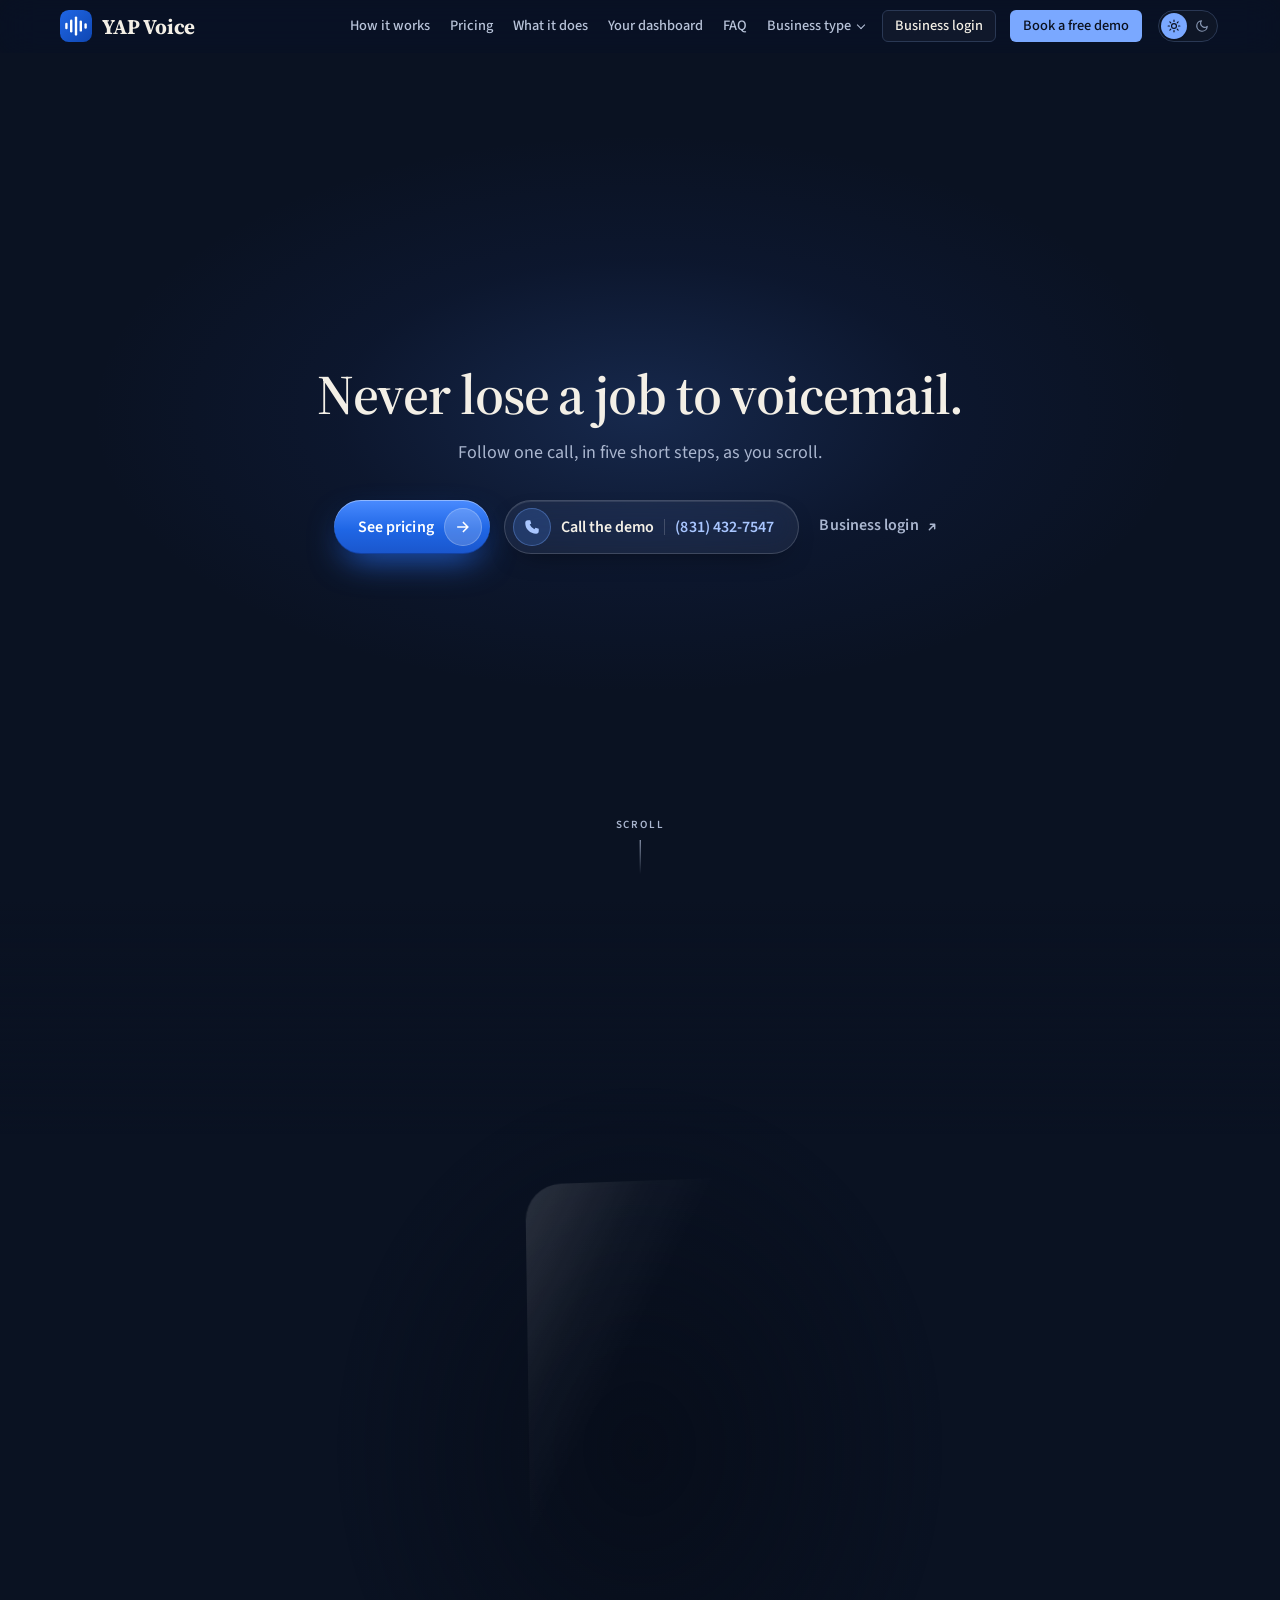
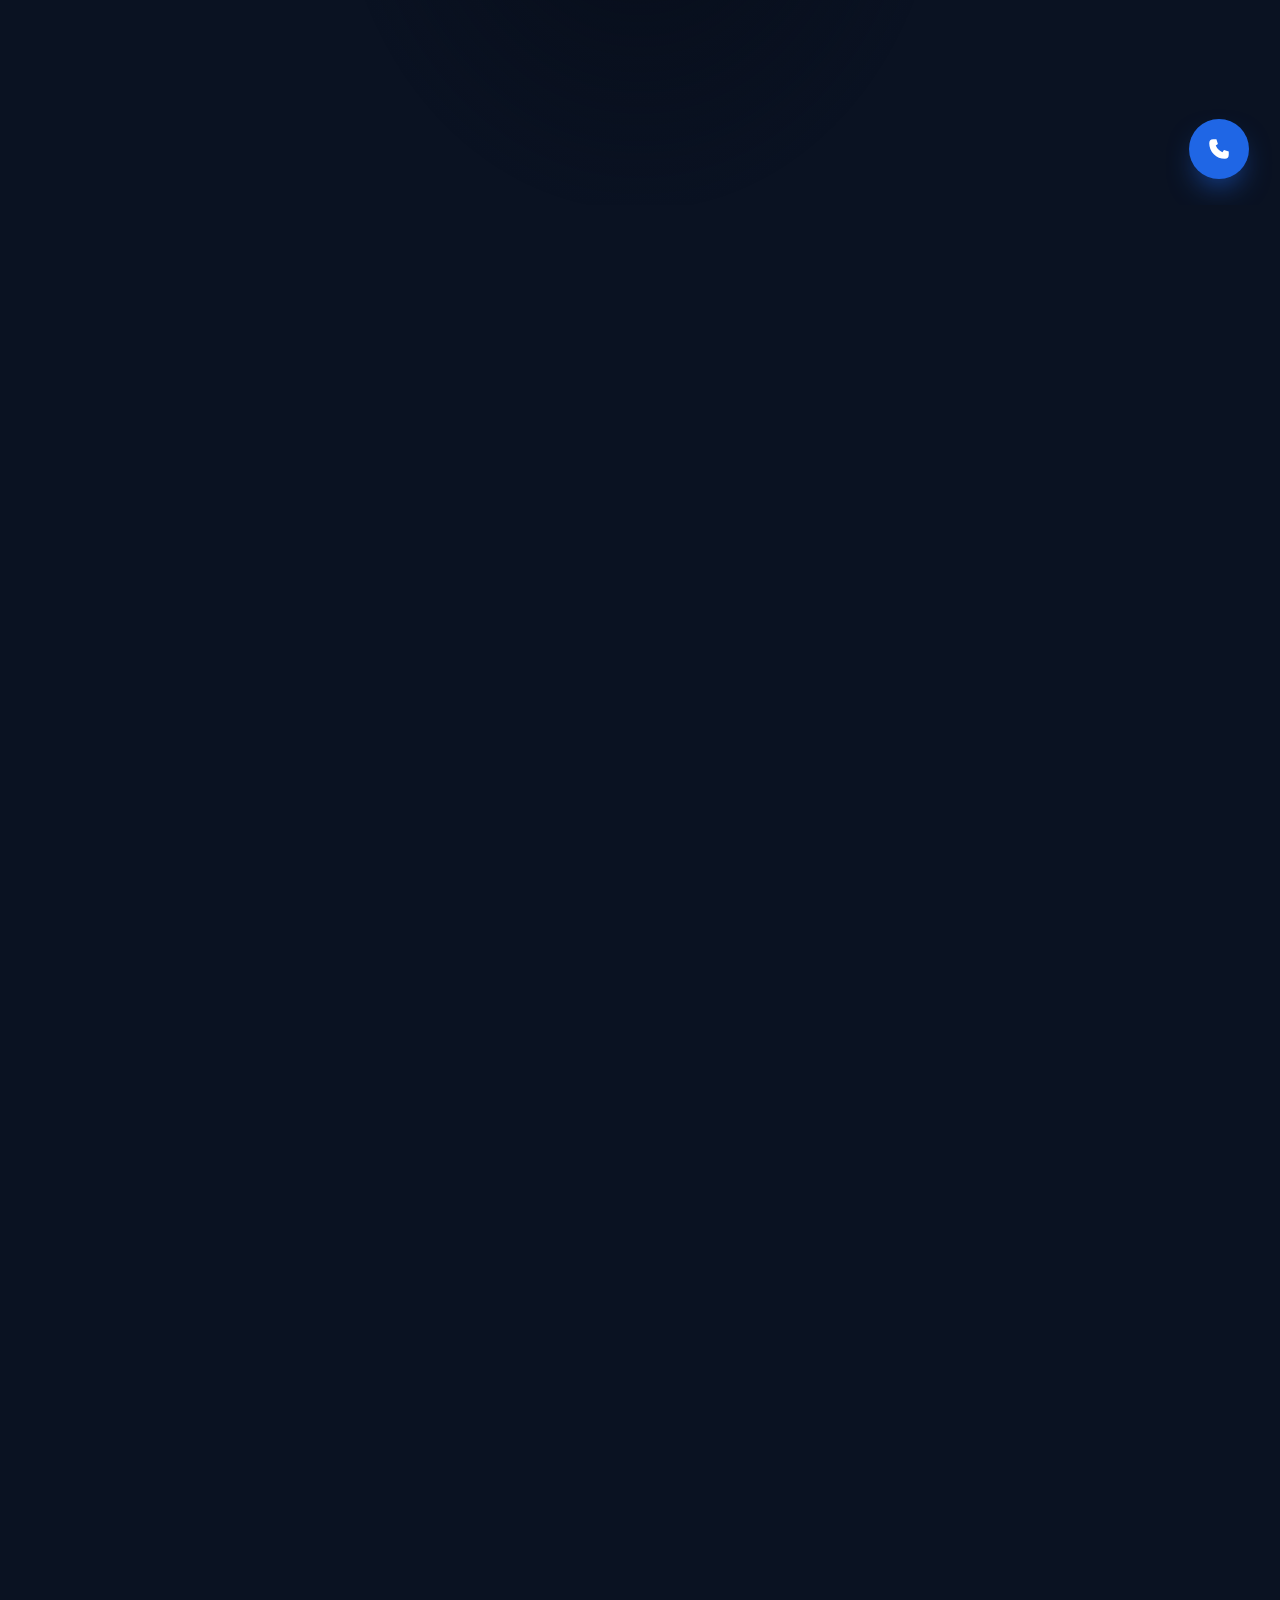
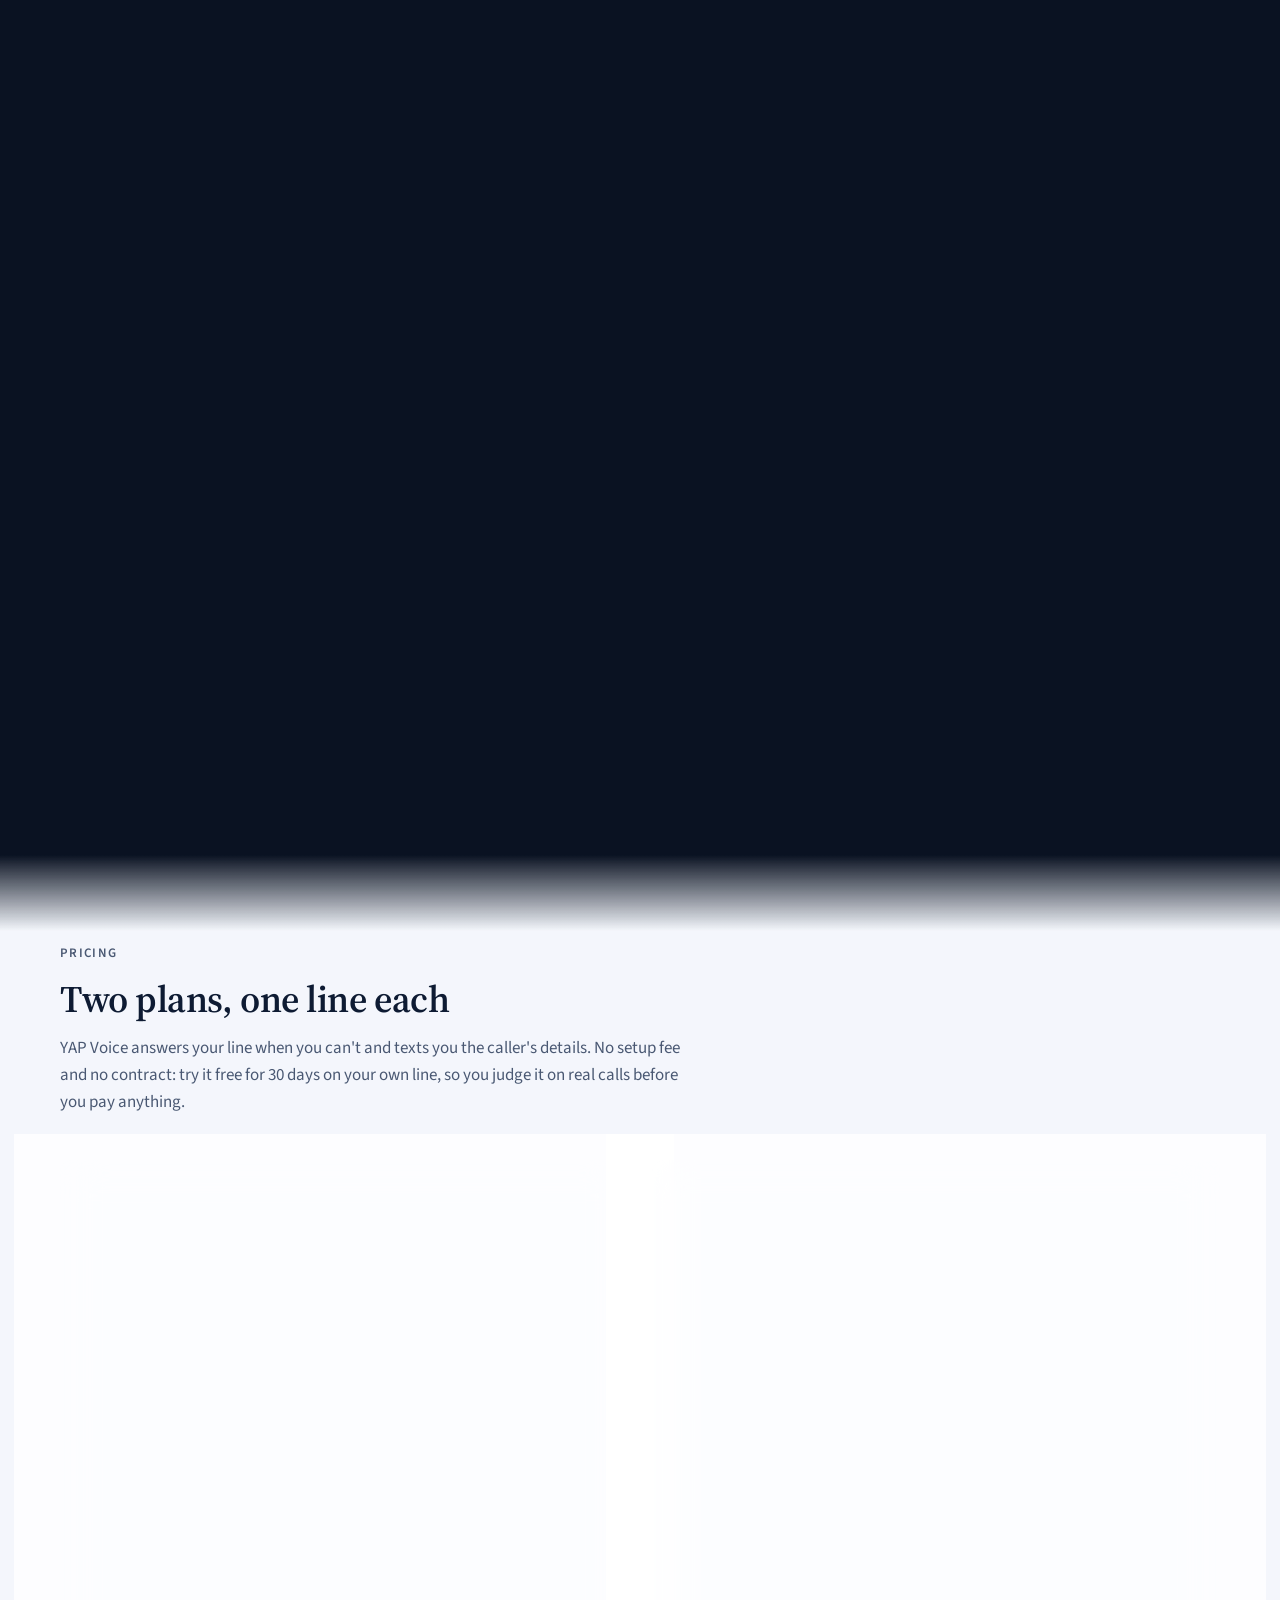
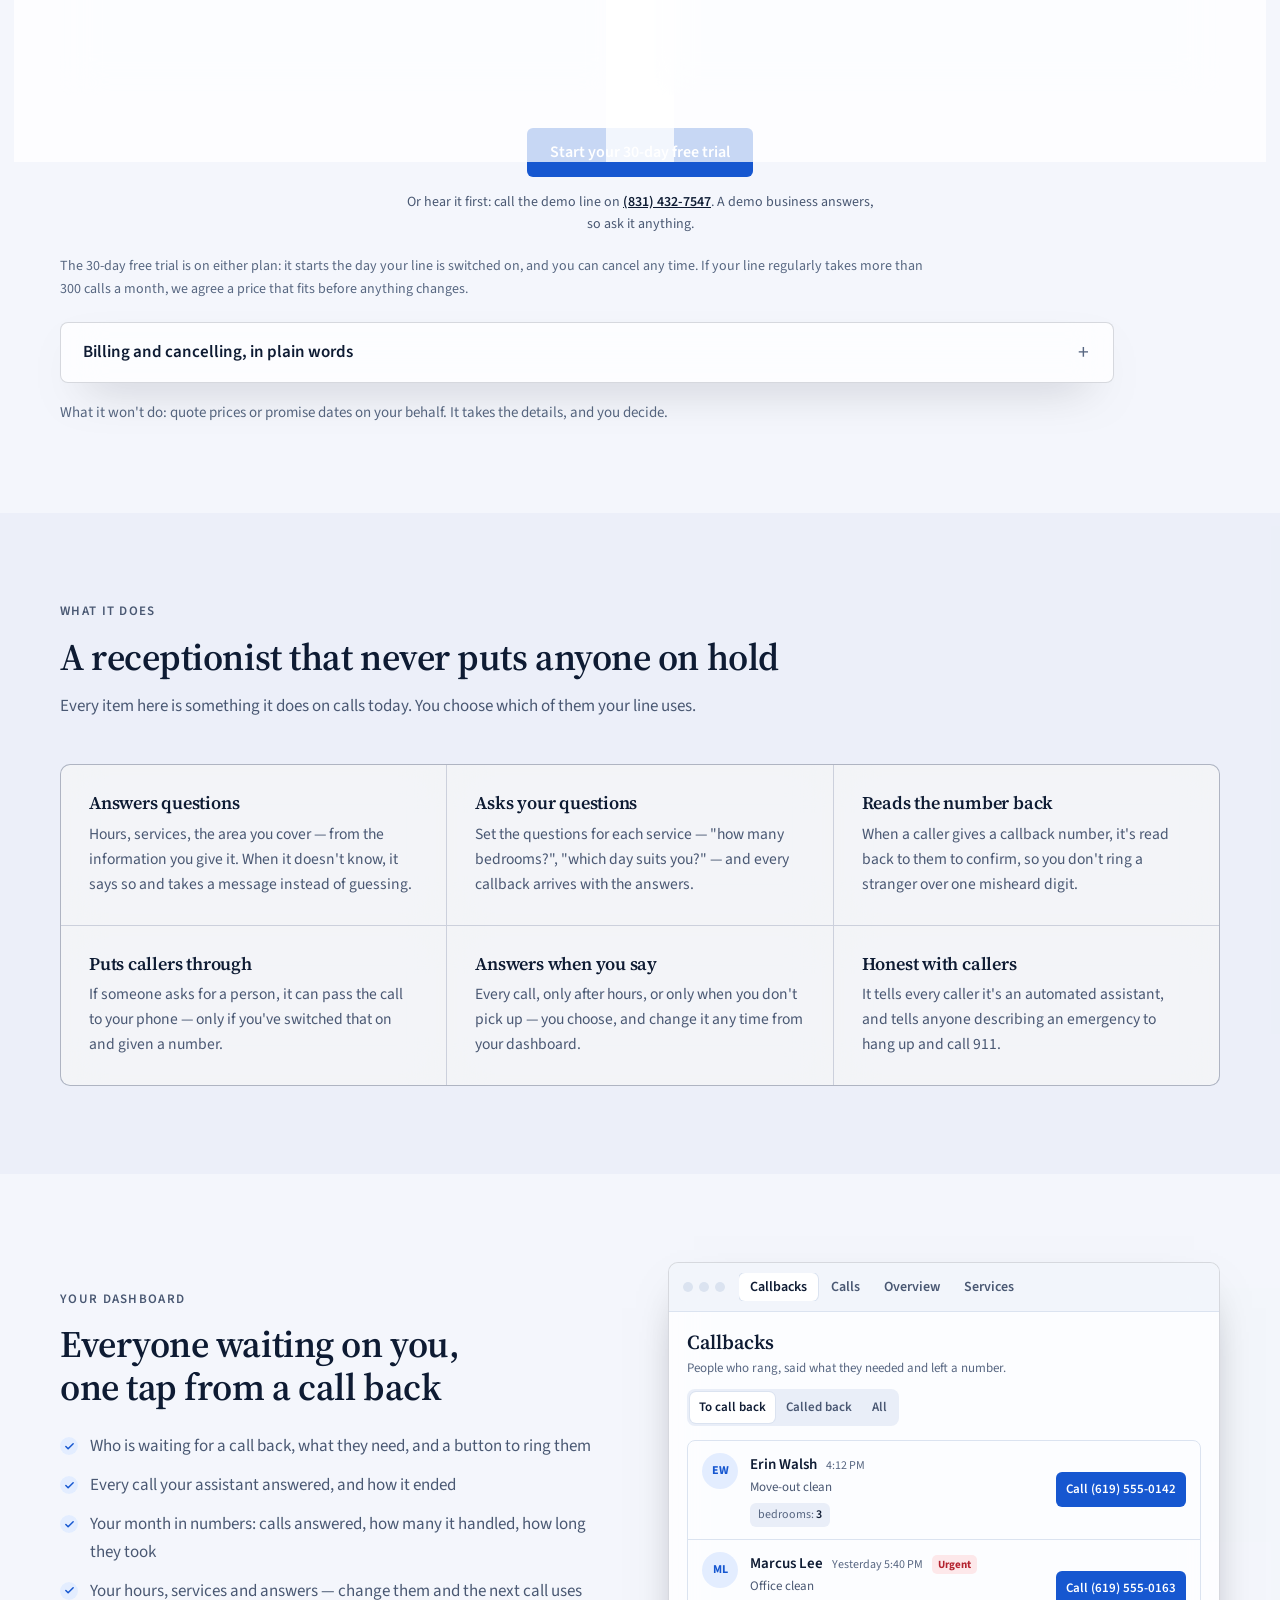
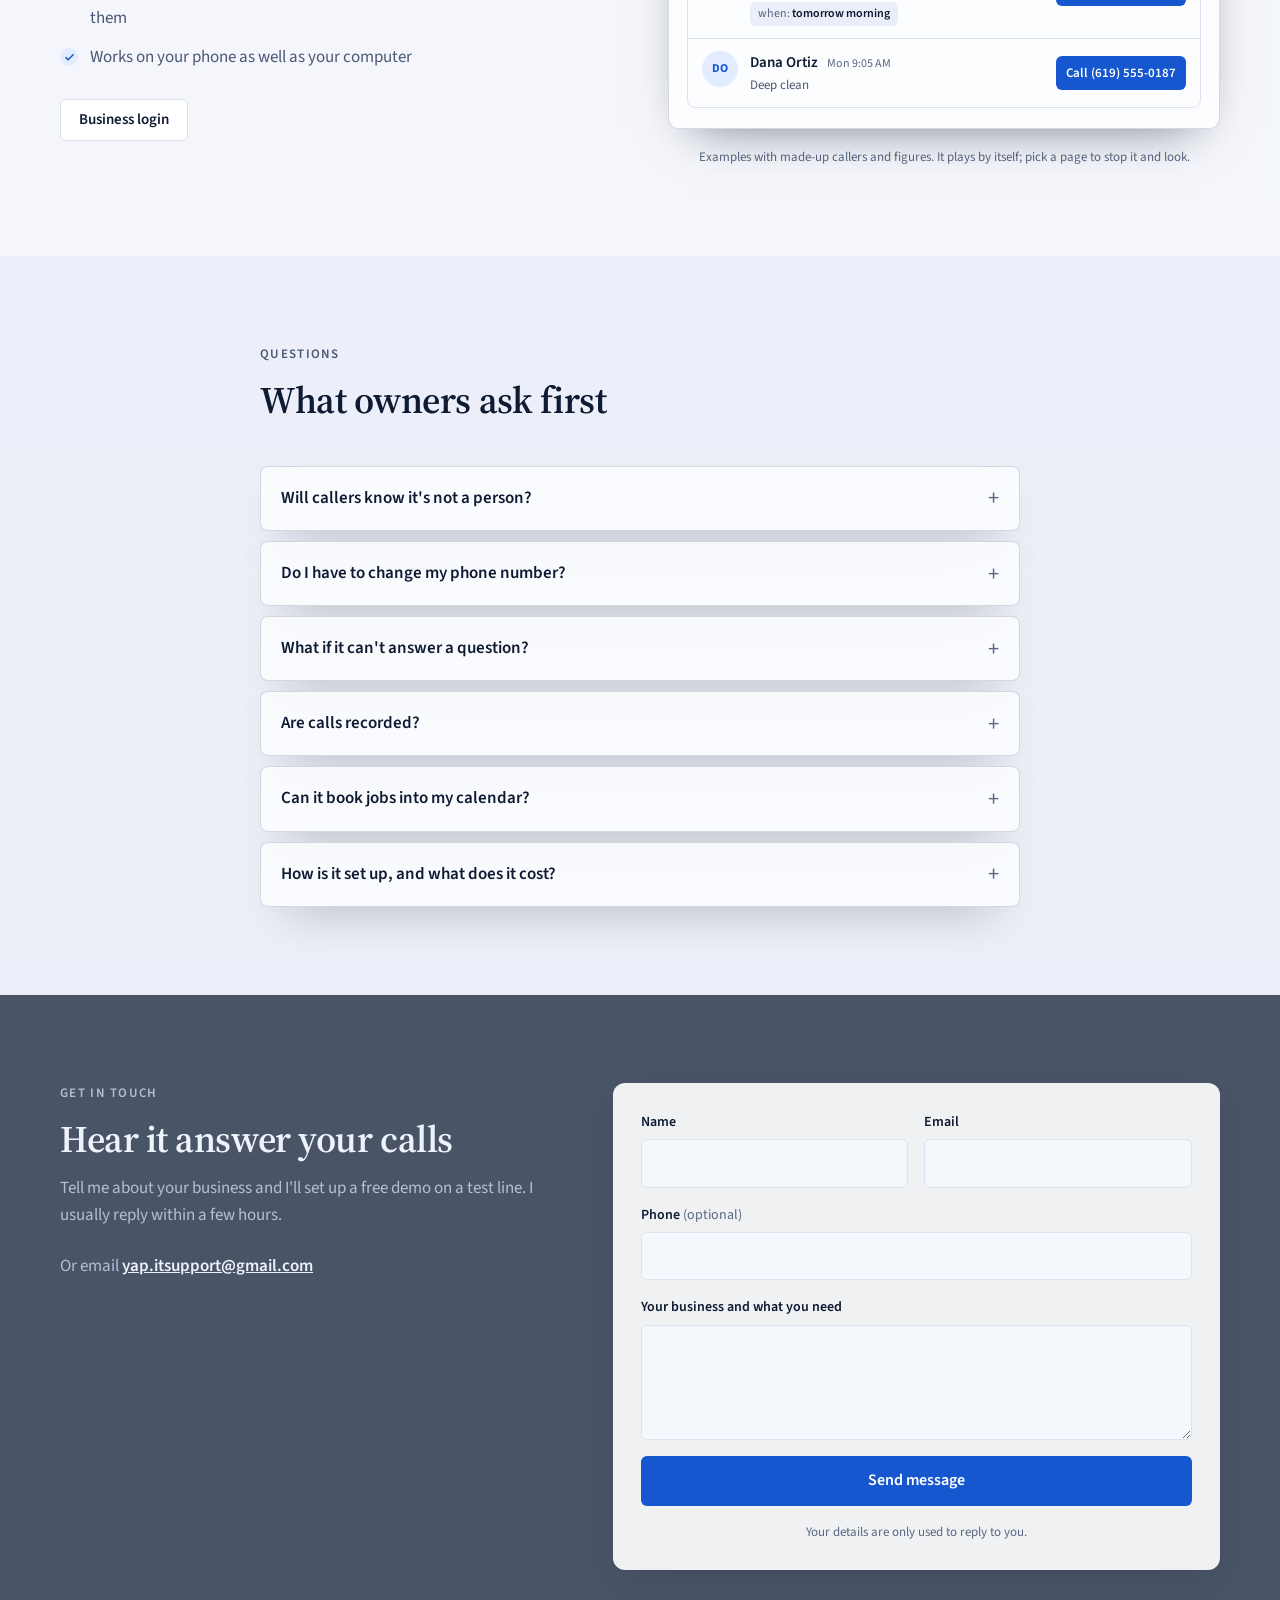
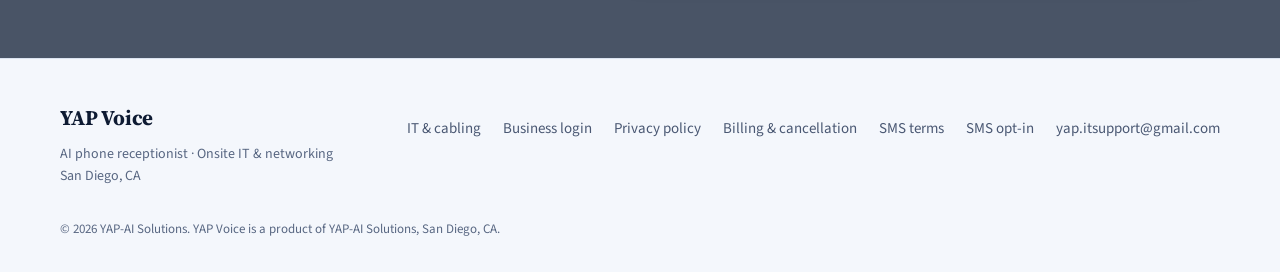
<file: for-cleaning.html>
<!DOCTYPE html>
<html lang="en">
<!-- MADE BY tools/build_pages.py FROM index.html. Change that page or that script, then run it; do not edit this file. -->
<head>
  <meta charset="UTF-8" />
  <meta name="viewport" content="width=device-width, initial-scale=1.0" />
  <meta name="format-detection" content="telephone=no" />
  <title>AI phone receptionist for cleaning businesses | YAP Voice</title>
  <meta name="description" content="YAP Voice answers your line when you're mid-clean. It takes the caller's name, number and what they need, asks your own questions, and texts and emails it to you." />
  <link rel="canonical" href="https://yap-itsupport.com/for-cleaning.html" />
  <link rel="icon" type="image/svg+xml" href="favicon.svg" />
  <script>try{var t=localStorage.getItem('yap-theme');if(t==='light'||t==='dark')document.documentElement.setAttribute('data-theme',t)}catch(e){}</script>
  <script>try{if(!matchMedia('(prefers-reduced-motion: reduce)').matches){var h=document.documentElement;h.classList.add('st-go');setTimeout(function(){if(!h.classList.contains('st-ready'))h.classList.remove('st-go')},3000)}}catch(e){}</script>
  <meta name="theme-color" content="#f4f7fc" media="(prefers-color-scheme: light)" />
  <meta name="theme-color" content="#0a101d" media="(prefers-color-scheme: dark)" />

  <meta property="og:type" content="website" />
  <meta property="og:site_name" content="YAP Voice" />
  <meta property="og:title" content="AI phone receptionist for cleaning businesses | YAP Voice" />
  <meta property="og:description" content="YAP Voice answers your line when you're mid-clean. It takes the caller's name, number and what they need, asks your own questions, and texts and emails it to you." />
  <meta property="og:url" content="https://yap-itsupport.com/for-cleaning.html" />
  <meta property="og:locale" content="en_US" />
  <meta property="og:image" content="https://yap-itsupport.com/img/og-yap-voice.png" />
  <meta property="og:image:width" content="1200" />
  <meta property="og:image:height" content="630" />
  <meta property="og:image:alt" content="YAP Voice: AI phone receptionist for local businesses. Hear it on 831-432-7547." />
  <meta name="twitter:card" content="summary_large_image" />
  <meta name="twitter:image" content="https://yap-itsupport.com/img/og-yap-voice.png" />

  <link rel="preconnect" href="https://fonts.googleapis.com" />
  <link rel="preconnect" href="https://fonts.gstatic.com" crossorigin />
  <link href="https://fonts.googleapis.com/css2?family=Source+Sans+3:wght@400;500;600;700&family=Source+Serif+4:opsz,wght@8..60,400..700&display=swap" rel="stylesheet" />
  <link rel="stylesheet" href="site.css?v=20261128f" />
  <link rel="stylesheet" href="story.css?v=20261128l" />

  <script type="application/ld+json">
  {
    "@context": "https://schema.org",
    "@type": "LocalBusiness",
    "name": "YAP Voice",
    "url": "https://yap-itsupport.com/",
    "email": "yap.itsupport@gmail.com",
    "description": "AI phone receptionist for local businesses: answers the business line, answers callers' questions, takes callers' details and texts and emails them to the owner. Also onsite network installation, structured cabling and IT support in San Diego, CA (see /it-support.html).",
    "address": { "@type": "PostalAddress", "addressLocality": "San Diego", "addressRegion": "CA", "addressCountry": "US" },
    "areaServed": { "@type": "City", "name": "San Diego" },
    "makesOffer": [
      { "@type": "Offer", "itemOffered": { "@type": "Service", "name": "AI phone receptionist", "description": "Answers business calls, answers questions from the business's own information, takes callers' details and sends them to the owner by text and email." } },
      { "@type": "Offer", "itemOffered": { "@type": "Service", "name": "Network installation & structured cabling", "description": "Onsite Cat6 cabling, patch panels, router and switch setup, and Wi-Fi for homes and small businesses." } }
    ]
  }
  </script>
</head>
<body>
  <a class="skip-link" href="#main">Skip to main content</a>

  <header class="site-header" id="site-header">
    <div class="wrap header__row">
      <a href="index.html" class="brand" aria-label="YAP Voice — home">
        <svg width="30" height="30" viewBox="0 0 40 40" fill="none" aria-hidden="true">
          <defs>
            <linearGradient id="mark" x1="0" y1="0" x2="40" y2="40" gradientUnits="userSpaceOnUse">
              <stop offset="0%" stop-color="#1f66e5"/><stop offset="100%" stop-color="#0f47b3"/>
            </linearGradient>
          </defs>
          <rect width="40" height="40" rx="11" fill="url(#mark)"/>
          <g fill="#fff"><rect x="6.5" y="16" width="3" height="8" rx="1.5"/><rect x="12.5" y="12" width="3" height="16" rx="1.5"/><rect x="18.5" y="8" width="3" height="24" rx="1.5"/><rect x="24.5" y="13" width="3" height="14" rx="1.5"/><rect x="30.5" y="16.5" width="3" height="7" rx="1.5"/></g>
        </svg>
        <span>YAP Voice</span>
      </a>

      <nav class="nav" id="main-nav" aria-label="Primary">
        <a href="#how" class="nav__link">How it works</a>
        <a href="#pricing" class="nav__link">Pricing</a>
        <a href="#features" class="nav__link">What it does</a>
        <a href="#dashboard" class="nav__link">Your dashboard</a>
        <a href="#faq" class="nav__link">FAQ</a>
        <details class="nav__group">
          <summary class="nav__sum">Business type</summary>
          <div class="nav__menu">
            <div class="nav__list">
              <a href="for-restaurants.html" data-type="restaurants">Restaurants<small>Table bookings by phone</small></a>
              <a href="for-handymen.html" data-type="handyman">Handyman<small>Repairs, mounting, odd jobs</small></a>
              <a href="for-cleaning.html" data-type="cleaning" aria-current="page">Cleaning<small>Homes, offices, move-outs</small></a>
              <a href="for-auto-repair.html" data-type="auto">Auto repair<small>Garages and mobile mechanics</small></a>
              <a href="for-it-support.html" data-type="it">IT support<small>Computers, networks, cabling</small></a>
            </div>
            <div class="nav__info" aria-hidden="true"></div>
          </div>
        </details>
        <a href="login.html" class="nav__link nav__link--login">Business login</a>
      </nav>

      <a href="#contact" class="btn btn--primary header__cta">Book a free demo</a>

      <button class="theme-btn" id="theme-btn" type="button" role="switch" aria-checked="false" aria-label="Dark mode" title="Dark mode on or off">
        <span class="theme-btn__track" aria-hidden="true">
          <span class="theme-btn__knob"></span>
          <svg class="theme-btn__sun" viewBox="0 0 24 24" fill="none" stroke="currentColor" stroke-width="2" stroke-linecap="round" stroke-linejoin="round"><circle cx="12" cy="12" r="4.2"/><path d="M12 2v2.2M12 19.8V22M4.9 4.9l1.6 1.6M17.5 17.5l1.6 1.6M2 12h2.2M19.8 12H22M4.9 19.1l1.6-1.6M17.5 6.5l1.6-1.6"/></svg>
          <svg class="theme-btn__moon" viewBox="0 0 24 24" fill="none" stroke="currentColor" stroke-width="2" stroke-linecap="round" stroke-linejoin="round"><path d="M21 12.8A9 9 0 1 1 11.2 3a7 7 0 0 0 9.8 9.8z"/></svg>
        </span>
      </button>

      <button class="menu-btn" id="menu-btn" aria-label="Open menu" aria-expanded="false" aria-controls="main-nav">
        <span></span><span></span><span></span>
      </button>
    </div>
  </header>

  <main id="main">
    <section class="story hero--cleaning" id="top" aria-labelledby="hero-title" data-film="img/story/" data-open="slow" data-flow="booked">
      <div class="st-cover">
        <div class="st-panel">
          <div class="wrap st-intro">
          <p class="eyebrow">AI phone receptionist · For cleaning businesses</p>
          <h1 id="hero-title" class="hero__title">Never lose a job to voicemail.</h1>
          <p class="st-sub">Follow one call, in five short steps, as you scroll.</p>
          <div class="st-ways">
            <a href="#pricing" class="st-way st-way--main"><span>See pricing</span><i aria-hidden="true"><svg viewBox="0 0 24 24"><path d="M5 12h13M12.500 6l6 6-6 6"/></svg></i></a>
            <a href="tel:+18314327547" class="st-way st-way--glass"><i aria-hidden="true"><svg viewBox="0 0 24 24"><path d="M6.6 3h3l1.4 4.4-2 1.4a12 12 0 0 0 6.2 6.2l1.4-2L21 14.4v3A3.6 3.6 0 0 1 17.4 21 14.4 14.4 0 0 1 3 6.6 3.6 3.6 0 0 1 6.6 3z"/></svg></i><span>Call the demo</span><b>(831) 432-7547</b></a>
            <a href="login.html" class="st-way st-way--quiet"><span>Business login</span><svg viewBox="0 0 24 24" aria-hidden="true"><path d="M8 16 16 8M9.500 8H16v6.500"/></svg></a>
          </div>
          <div class="st-more" id="st-more">
          <p class="hero__lede">
            YAP Voice answers your business line when you can't — mid-clean, driving between jobs, after hours. It answers the caller's questions, takes their
            name, number and what they need, and <strong>texts it straight to you</strong>.
          </p>
          <div class="hero__actions">
            <a href="#contact" class="btn btn--primary btn--lg">Book a free demo</a>
            <a href="#how" class="btn btn--ghost btn--lg">See how a call goes</a>
          </div>
          <ul class="hero__facts" role="list">
            <li>Keep your number</li>
            <li>Tells callers it's an assistant</li>
            <li>Every callback in your dashboard</li>
          </ul>
          <p class="hero__demo">
            Or hear it now: call the demo line on
            <a href="tel:+18314327547">(831) 432-7547</a>.
            A demo business answers, so ask it anything.
          </p>
          </div>
          </div>
          <div class="st-hint" aria-hidden="true">Scroll<i></i></div>
        </div>
      </div>

      <span class="st-mark" id="how"></span>
      <div class="st-stage" id="st-stage">
        <div class="st-film"><canvas id="st-film" aria-hidden="true"></canvas><div class="st-load" id="st-load"></div></div>
        <div class="st-floor" id="st-floor"></div>
        <canvas id="st-voice" aria-hidden="true"></canvas>
        <ol class="st-copy" id="st-copy" role="list" aria-label="What happens when someone calls">
          <li><div class="st-in"><p class="st-label">Step one</p><h2>A customer calls. You can't pick up.</h2><p class="st-lede">You're mid-clean, so the call passes to YAP Voice.</p></div></li>
          <li><div class="st-in"><p class="st-label">Step two</p><h2>It answers in your business's name.</h2><p class="st-lede">It tells the caller it's an AI assistant, then answers their questions.</p></div></li>
          <li><div class="st-in"><p class="st-label">Step three</p><h2>It takes down what matters.</h2><p class="st-lede">The job, the name and the number, asked the way you'd ask. Nothing is recorded.</p></div></li>
          <li><div class="st-in"><p class="st-label">Step four</p><h2>It books the visit, on the call.</h2><p class="st-lede">With your Google Calendar connected, it offers your open times and puts the visit straight in.</p></div></li>
          <li><div class="st-in"><p class="st-label">Step five</p><h2>You get the details. Nobody has to call back.</h2><p class="st-lede">A text and an email, moments after the call. Hear it answer for yourself: <a href="tel:+18314327547"><b>831-432-7547</b></a></p></div></li>
        </ol>
        <p class="st-credit">Stock footage. The business and the caller are made up.</p>
        <div class="st-line" id="st-line"></div>
      </div>

      <div class="st-lift" id="st-lift">
        <button class="st-skip" id="st-skip" type="button">Skip the story</button>
        <a class="st-cta" id="st-cta" href="tel:+18314327547" aria-label="Call the demo line, 831-432-7547"><svg viewBox="0 0 24 24" aria-hidden="true"><path d="M6.6 3h3l1.4 4.4-2 1.4a12 12 0 0 0 6.2 6.2l1.4-2L21 14.4v3A3.6 3.6 0 0 1 17.4 21 14.4 14.4 0 0 1 3 6.6 3.6 3.6 0 0 1 6.6 3z"/></svg><span>831-432-7547</span></a>
        <div class="st-rig" id="st-rig" aria-hidden="true">
          <div class="st-glow"></div>
          <div class="st-pivot" id="st-pivot">
          <div class="st-waves" id="st-waves"></div>
          <div class="st-handset" id="st-handset"><div class="st-rim" id="st-rim"></div><div class="st-screen">
        <div class="st-island"></div>
        <div class="st-view st-v0" data-time="4:12">
          <div class="st-kind">Incoming call</div>
          <div class="st-face"><svg viewBox="0 0 24 24"><circle cx="12" cy="8.5" r="4.2"/><path d="M3.5 21c0-4.6 3.8-7.3 8.5-7.3s8.500 2.700 8.500 7.300z"/></svg></div>
          <div class="st-who">(619) 555-0142</div><div class="st-where">San Diego, CA</div>
          <div class="st-mid">
            <div class="st-ringing" data-until=".42">Ringing<i></i><i></i><i></i></div>
            <div class="st-pass" data-at=".46"><svg viewBox="0 0 40 40"><rect width="40" height="40" rx="11" fill="url(#mark)"/><g fill="#fff"><rect x="6.5" y="16" width="3" height="8" rx="1.5"/><rect x="12.5" y="12" width="3" height="16" rx="1.5"/><rect x="18.5" y="8" width="3" height="24" rx="1.5"/><rect x="24.5" y="13" width="3" height="14" rx="1.5"/><rect x="30.5" y="16.5" width="3" height="7" rx="1.5"/></g></svg><div><b>No answer</b><small>YAP Voice is picking up</small></div></div>
          </div>
          <div class="st-btns"><div><i class="st-no"><svg viewBox="0 0 24 24"><path d="M3 15c5-5 13-5 18 0l-2.5 2.5-3.5-2v-2.2a9 9 0 0 0-6 0v2.2l-3.5 2z"/></svg></i><span>Decline</span></div><div><i class="st-yes"><svg viewBox="0 0 24 24"><path d="M6.6 3h3l1.4 4.4-2 1.4a12 12 0 0 0 6.2 6.2l1.4-2L21 14.4v3A3.6 3.6 0 0 1 17.4 21 14.4 14.4 0 0 1 3 6.6 3.6 3.6 0 0 1 6.6 3z"/></svg></i><span>Accept</span></div></div>
        </div>
        <div class="st-view st-v1" data-time="4:12">
          <p class="st-meanwhile">Meanwhile, on the call</p>
          <div class="st-onwith"><svg viewBox="0 0 40 40"><rect width="40" height="40" rx="11" fill="url(#mark)"/><g fill="#fff"><rect x="6.5" y="16" width="3" height="8" rx="1.5"/><rect x="12.5" y="12" width="3" height="16" rx="1.5"/><rect x="18.5" y="8" width="3" height="24" rx="1.5"/><rect x="24.5" y="13" width="3" height="14" rx="1.5"/><rect x="30.5" y="16.5" width="3" height="7" rx="1.5"/></g></svg><b>Bayside Cleaning</b><small>Answered by YAP Voice</small></div>
          <p class="st-clock"><i></i><span data-clock="3,21">0:03</span></p>
          <div class="st-sound" aria-hidden="true"><i></i><i></i><i></i><i></i><i></i><i></i><i></i><i></i><i></i><i></i><i></i><i></i><i></i></div>
          <div class="st-said">
            <p class="st-say" data-until=".24"><small>The assistant says</small>Thanks for calling Bayside Cleaning. I'm the AI assistant here, and I'll take down what you need.</p>
            <p class="st-say" data-at=".32" data-until=".56"><small>The customer says</small>Hi, I need a move-out clean for my apartment.</p>
            <p class="st-say" data-at=".64"><small>The assistant says</small>Sure. How many bedrooms?</p>
          </div>
          <div class="st-keys" aria-hidden="true">
            <i><svg viewBox="0 0 24 24"><path d="M12 15a3 3 0 0 0 3-3V6a3 3 0 0 0-6 0v6a3 3 0 0 0 3 3zm5-3a5 5 0 0 1-10 0H5a7 7 0 0 0 6 6.9V21h2v-2.100A7 7 0 0 0 19 12z"/></svg></i>
            <i><svg viewBox="0 0 24 24"><circle cx="6" cy="6" r="1.800"/><circle cx="12" cy="6" r="1.800"/><circle cx="18" cy="6" r="1.800"/><circle cx="6" cy="12" r="1.800"/><circle cx="12" cy="12" r="1.800"/><circle cx="18" cy="12" r="1.800"/><circle cx="6" cy="18" r="1.800"/><circle cx="12" cy="18" r="1.800"/><circle cx="18" cy="18" r="1.800"/></svg></i>
            <i><svg viewBox="0 0 24 24"><path d="M4 9v6h4l5 4V5L8 9zm11.500 3a4 4 0 0 0-2-3.500v7a4 4 0 0 0 2-3.500zM13.500 3.300v2.100a7 7 0 0 1 0 13.200v2.100a9 9 0 0 0 0-17.400z"/></svg></i>
            <i class="st-end"><svg viewBox="0 0 24 24"><path d="M3 15c5-5 13-5 18 0l-2.500 2.500-3.500-2v-2.200a9 9 0 0 0-6 0v2.200l-3.500 2z"/></svg></i>
          </div>
        </div>
        <div class="st-view st-v2" data-time="4:13">
          <div class="st-bar"><svg viewBox="0 0 40 40"><rect width="40" height="40" rx="11" fill="url(#mark)"/><g fill="#fff"><rect x="6.5" y="16" width="3" height="8" rx="1.5"/><rect x="12.5" y="12" width="3" height="16" rx="1.5"/><rect x="18.5" y="8" width="3" height="24" rx="1.5"/><rect x="24.5" y="13" width="3" height="14" rx="1.5"/><rect x="30.5" y="16.5" width="3" height="7" rx="1.5"/></g></svg><div><b>Bayside Cleaning</b><small>Still on the call</small></div><em><i class="st-live"><i></i><i></i><i></i></i><span data-clock="26,47">0:26</span></em></div>
          <div class="st-got">
            <div><small>The job</small><b>Move-out clean</b><span>bedrooms: 3</span></div>
            <div data-at=".28"><small>Name</small><b>Erin Walsh</b></div>
            <div data-at=".54"><small>Number</small><b>(619) 555-0142</b></div>
          </div>
        </div>
        <div class="st-view st-v2 st-book" data-time="4:13">
          <div class="st-bar"><svg viewBox="0 0 40 40"><rect width="40" height="40" rx="11" fill="url(#mark)"/><g fill="#fff"><rect x="6.5" y="16" width="3" height="8" rx="1.5"/><rect x="12.5" y="12" width="3" height="16" rx="1.5"/><rect x="18.5" y="8" width="3" height="24" rx="1.5"/><rect x="24.5" y="13" width="3" height="14" rx="1.5"/><rect x="30.5" y="16.5" width="3" height="7" rx="1.5"/></g></svg><div><b>Bayside Cleaning</b><small>Still on the call</small></div><em><i class="st-live"><i></i><i></i><i></i></i><span data-clock="48,66">0:48</span></em></div>
          <p class="st-open-times">Your open times, from your Google Calendar</p>
          <div class="st-slots"><span><i data-at=".3"></i><b>Fri 10:00 AM</b></span><span><b>Fri 2:30 PM</b></span><span><b>Mon 9:00 AM</b></span></div>
          <p class="st-say st-say--line" data-at=".3"><small>The customer says</small>Friday at ten works.</p>
          <div class="st-booked" data-at=".56"><i><svg viewBox="0 0 24 24"><path d="M5 12.500l4.500 4.500L19 7.500"/></svg></i><div><small>Booked in your Google Calendar</small><b>Fri, Nov 20 · 10:00 AM</b><span>Move-out clean · Erin Walsh</span></div></div>
        </div>
        <div class="st-view st-v3" data-time="4:14">
          <div class="st-date">Thursday, November 19</div><div class="st-time">4:14</div>
          <div class="st-note" data-at=".2"><div class="st-hd"><i><svg viewBox="0 0 24 24"><path d="M4 4h16a2 2 0 0 1 2 2v9a2 2 0 0 1-2 2H9l-5 4v-4a2 2 0 0 1-2-2V6a2 2 0 0 1 2-2z"/></svg></i>Messages<span>now</span></div>
          <p><b>YAP Voice: New enquiry for Bayside Cleaning</b><br>Services: Move-out clean<br>Name: Erin Walsh<br>Phone: +16195550142<br>bedrooms: 3<br>Visit: Fri 11/20, 10:00 AM</p></div>
          <div class="st-note st-cal" data-at=".5"><div class="st-hd"><i><svg viewBox="0 0 24 24"><path d="M7 3v3M17 3v3M4 9h16M6 5h12a2 2 0 0 1 2 2v11a2 2 0 0 1-2 2H6a2 2 0 0 1-2-2V7a2 2 0 0 1 2-2z"/></svg></i>Calendar<span>now</span></div>
          <p><b>Move-out clean · Erin Walsh</b><br>Fri, Nov 20 · 10:00 AM</p></div>
        </div>
        <div class="st-glass" id="st-glass"></div><div class="st-shine" id="st-shine"></div>
          </div></div>
          </div>
        </div>
      </div>
      <template id="st-status"><div class="st-status"><b></b><span>
        <svg viewBox="0 0 18 12"><rect x="0" y="8" width="3" height="4" rx="1"/><rect x="5" y="5.5" width="3" height="6.5" rx="1"/><rect x="10" y="3" width="3" height="9" rx="1"/><rect x="15" y="0" width="3" height="12" rx="1"/></svg>
        <svg viewBox="0 0 16 12"><circle cx="8" cy="10.2" r="1.5"/><path d="M3.3 7.2a6.6 6.6 0 0 1 9.4 0l-1.4 1.4a4.6 4.6 0 0 0-6.6 0zM.5 4.3a10.6 10.6 0 0 1 15 0l-1.4 1.4a8.6 8.6 0 0 0-12.2 0z"/></svg>
        <svg viewBox="0 0 27 12"><rect x="0.5" y="0.5" width="22" height="11" rx="3.2" fill="none" stroke="currentColor" stroke-opacity="0.45"/><rect x="2" y="2" width="16" height="8" rx="1.8"/><rect x="24" y="4" width="2" height="4" rx="1" fill-opacity="0.5"/></svg>
      </span></div></template>
    </section>

    <section class="section section--photo band--price" id="pricing" aria-labelledby="pricing-title">
      <div class="wrap">
        <header class="section__head">
          <p class="eyebrow">Pricing</p>
          <h2 id="pricing-title" class="section__title">Two plans, one line each</h2>
          <p class="section__lede">YAP Voice answers your line when you can't and texts you the caller's details. No setup fee and no contract: try it free for 30 days on your own line, so you judge it on real calls before you pay anything.</p>
        </header>
        <div class="plans">
          <article class="plan">
            <h3 class="plan__name">Answering + Booking</h3>
            <p class="plan__amount">$49<span class="plan__per">/month</span></p>
            <p class="plan__sub">per business line · up to 300 calls a month</p>
            <p class="plan__trial">30-day free trial</p>
            <ul class="ticks plan__list" role="list">
              <li>Answers every call you send it, day or night</li>
              <li>Takes the caller's name, number and what they need</li>
              <li>Takes booking requests: the day and time the caller would like, for you to confirm</li>
              <li>Texts and emails you after every call</li>
              <li>Answers callers' questions from your own hours, services and answers</li>
              <li>Set up with you, usually in one sitting</li>
            </ul>
          </article>
          <article class="plan plan--more">
            <h3 class="plan__name">Answering + Booking + Integration</h3>
            <p class="plan__amount">$149<span class="plan__per">/month</span></p>
            <p class="plan__sub">per business line · up to 300 calls a month</p>
            <p class="plan__trial">30-day free trial</p>
            <ul class="ticks plan__list" role="list">
              <li>Everything in Answering + Booking</li>
              <li>Connects to your Google Calendar</li>
              <li>Offers callers your real open times while they're on the line</li>
              <li>Books the visit straight into your calendar</li>
              <li>Moves or cancels a visit when the caller rings back</li>
            </ul>
          </article>
        </div>
        <div class="plans__go">
          <a href="#contact" class="btn btn--primary btn--lg">Start your 30-day free trial</a>
          <p class="plans__hear">Or hear it first: call the demo line on <a href="tel:+18314327547">(831) 432-7547</a>. A demo business answers, so ask it anything.</p>
        </div>
        <p class="plan__fine">The 30-day free trial is on either plan: it starts the day your line is switched on, and you can cancel any time. If your line regularly takes more than 300 calls a month, we agree a price that fits before anything changes.</p>
        <details class="billing" id="billing">
          <summary>Billing and cancelling, in plain words</summary>
          <div class="billing__body">
          <p class="updated">Last updated: November 28, 2026</p>

          <p>YAP VOICE is a product of <strong>YAP-AI Solutions</strong> ("I", "me", or "my"), San Diego, CA. This says what a business pays for YAP VOICE, when it pays, how to cancel, and what happens when it does. It is written to be read in a few minutes.</p>

          <h3 id="billing-plans">Plans and Prices</h3>
          <ul>
          <li><strong>Answering + Booking: $49 a month</strong> for each business phone line. The assistant answers the calls you send it, takes the caller's name, number and what they need, takes the day and time they would like as a booking request for you to confirm, answers questions from the information you give it, and texts and emails you after each call.</li>
          <li><strong>Answering + Booking + Integration: $149 a month</strong> for each business phone line. Everything in Answering + Booking, with your own Google Calendar connected: the assistant offers callers your real open times and books, moves and cancels visits in your calendar.</li>
          <li>A restaurant's line is on the $49 plan. Its booking requests are table requests, which you confirm.</li>
          </ul>
          <p>There is no setup fee and no minimum term. Prices are in US dollars. If the law requires me to collect a tax on the service, it is shown before you pay.</p>

          <h3 id="billing-calls">How Many Calls a Plan Covers</h3>
          <p>Each plan covers up to <strong>300 calls a month</strong> on its line. If a month goes over, the assistant keeps answering and you are <strong>not charged extra</strong> for that month.</p>
          <p>If your line takes more than 300 calls a month for two months in a row, I will write to you and we agree a price that fits before anything changes. If we cannot agree, either of us can end the service at the end of the month you have paid for.</p>

          <h3 id="billing-trial">The 30-Day Free Trial</h3>
          <ul>
          <li>The trial is on either plan and starts the day your line is switched on.</li>
          <li>You pay nothing during the trial, and you do not need to give a card to start it.</li>
          <li>Before the trial ends I send you a payment link. If you want to carry on, you pay through it and your first paid month starts the day after the trial ends.</li>
          <li>If you do not want to carry on, tell me or simply do not pay. The line is switched off when the trial ends and you owe nothing.</li>
          </ul>

          <h3 id="billing-paying">Paying</h3>
          <ul>
          <li>You pay <strong>monthly, in advance</strong>, by card, through Stripe. I never see or store your card number.</li>
          <li><strong>It renews automatically.</strong> Your card is charged the plan's price on the same day each month until you cancel.</li>
          <li>Stripe emails you a receipt for every payment.</li>
          <li>If a payment fails, Stripe tries the card again and I write to you. If it is still unpaid after 7 days, the line may be paused until it is paid. A paused line is not answered by the assistant.</li>
          <li>If a price is going to change, I tell you by email at least 30 days before, and you can cancel before the new price starts.</li>
          </ul>

          <h3 id="billing-cancelling">Cancelling</h3>
          <ul>
          <li>You can cancel <strong>at any time</strong>, for any reason, with no fee. Email <a href="mailto:yap.itsupport@gmail.com">yap.itsupport@gmail.com</a> from the address on your account, or tell me by phone or text.</li>
          <li>Cancelling stops the next charge. The assistant keeps answering until the end of the month you have already paid for, unless you ask me to switch it off sooner.</li>
          <li>If your own phone number forwards calls to the assistant, turn that forwarding off when you leave. I will show you how.</li>
          </ul>

          <h3 id="billing-refunds">Refunds</h3>
          <ul>
          <li>A month that has already started is not refunded when you cancel.</li>
          <li>If you were charged by mistake, or charged after you had cancelled, I refund that charge in full.</li>
          </ul>

          <h3 id="billing-leaving">Your Information When You Leave</h3>
          <p>When your account closes, your phone line is released and the information held for your business is deleted, as the <a href="privacy-policy.html">privacy policy</a> describes. If you would like a copy of your setup and your enquiries first, ask before you cancel.</p>

          <h3 id="billing-changes">Changes to These Terms</h3>
          <p>If these terms change, the date at the top changes, and customers are told by email at least 30 days before a change that affects what they pay or how they cancel.</p>

          <h3 id="billing-contact">Contact</h3>
          <p>Questions about a charge or about cancelling: <a href="mailto:yap.itsupport@gmail.com">yap.itsupport@gmail.com</a>.</p>
          </div>
        </details>
        <p class="plan__note">What it won't do: quote prices or promise dates on your behalf. It takes the details, and you decide.</p>
      </div>
    </section>

    <section class="section section--tint section--photo band--office" id="features" aria-labelledby="features-title">
      <div class="wrap">
        <header class="section__head">
          <p class="eyebrow">What it does</p>
          <h2 id="features-title" class="section__title">A receptionist that never puts anyone on hold</h2>
          <p class="section__lede">Every item here is something it does on calls today. You choose which of them your line uses.</p>
        </header>
        <div class="features">
          <article class="feature">
            <h3>Answers questions</h3>
            <p>Hours, services, the area you cover — from the information you give it. When it doesn't know, it says so and takes a message instead of guessing.</p>
          </article>
          <article class="feature">
            <h3>Asks your questions</h3>
            <p>Set the questions for each service — "how many bedrooms?", "which day suits you?" — and every callback arrives with the answers.</p>
          </article>
          <article class="feature">
            <h3>Reads the number back</h3>
            <p>When a caller gives a callback number, it's read back to them to confirm, so you don't ring a stranger over one misheard digit.</p>
          </article>
          <article class="feature">
            <h3>Puts callers through</h3>
            <p>If someone asks for a person, it can pass the call to your phone — only if you've switched that on and given a number.</p>
          </article>
          <article class="feature">
            <h3>Answers when you say</h3>
            <p>Every call, only after hours, or only when you don't pick up — you choose, and change it any time from your dashboard.</p>
          </article>
          <article class="feature">
            <h3>Honest with callers</h3>
            <p>It tells every caller it's an automated assistant, and tells anyone describing an emergency to hang up and call 911.</p>
          </article>
        </div>
      </div>
    </section>

    <section class="section section--photo band--laptop" id="dashboard" aria-labelledby="dashboard-title">
      <div class="wrap split">
        <div class="split__copy">
          <p class="eyebrow">Your dashboard</p>
          <h2 id="dashboard-title" class="section__title">Everyone waiting on you, one tap from a call back</h2>
          <ul class="ticks" role="list">
            <li data-scene="0 1 2 3">Who is waiting for a call back, what they need, and a button to ring them</li>
            <li data-scene="4">Every call your assistant answered, and how it ended</li>
            <li data-scene="5">Your month in numbers: calls answered, how many it handled, how long they took</li>
            <li data-scene="6">Your hours, services and answers — change them and the next call uses them</li>
            <li>Works on your phone as well as your computer</li>
          </ul>
          <a href="login.html" class="btn btn--ghost">Business login</a>
        </div>

        <figure class="mock" id="dash-story" aria-label="Examples of four pages in the dashboard">
          <div class="mock__frame">
            <input class="mock__pick" type="radio" name="mock-page" id="mock-callbacks" checked />
            <input class="mock__pick" type="radio" name="mock-page" id="mock-calls" />
            <input class="mock__pick" type="radio" name="mock-page" id="mock-overview" />
            <input class="mock__pick" type="radio" name="mock-page" id="mock-services" />
            <div class="mock__bar">
              <span></span><span></span><span></span>
              <div class="mock__tabs" role="group" aria-label="Dashboard page shown">
                <label for="mock-callbacks">Callbacks</label>
                <label for="mock-calls">Calls</label>
                <label for="mock-overview">Overview</label>
                <label for="mock-services">Services</label>
              </div>
            </div>

            <div class="mock__page mock__page--callbacks">
              <div class="mock__head">
                <p><strong>Callbacks</strong><small>People who rang, said what they needed and left a number.</small></p>
                <p class="mock__filter"><b>To call back</b><span>Called back</span><span>All</span></p>
              </div>
              <ul class="mock__list" role="list">
                <li class="mock__row--new">
                  <span class="mock__av">EW</span>
                  <div><strong>Erin Walsh <small>4:12 PM</small></strong><p>Move-out clean</p><p class="mock__chips"><span>bedrooms: <b>3</b></span></p></div>
                  <span class="mock__call"><b>Call (619) 555-0142</b><i>Called back</i></span>
                </li>
                <li>
                  <span class="mock__av">ML</span>
                  <div><strong>Marcus Lee <small>Yesterday 5:40 PM</small> <em>Urgent</em></strong><p>Office clean</p><p class="mock__chips"><span>when: <b>tomorrow morning</b></span></p></div>
                  <span class="mock__call">Call (619) 555-0163</span>
                </li>
                <li>
                  <span class="mock__av">DO</span>
                  <div><strong>Dana Ortiz <small>Mon 9:05 AM</small></strong><p>Deep clean</p></div>
                  <span class="mock__call">Call (619) 555-0187</span>
                </li>
              </ul>
            </div>

            <div class="mock__page mock__page--calls">
              <div class="mock__head">
                <p><strong>Calls</strong><small>Every call your assistant answered, newest first.</small></p>
              </div>
              <p class="mock__day">Today <span>4 calls</span></p>
              <ul class="mock__list mock__list--calls" role="list">
                <li><time>4:12 PM</time><div><strong>Erin Walsh</strong><p>Wants a call back · Move-out clean</p></div><span class="mock__badge mock__badge--cb">Callback taken</span></li>
                <li><time>2:47 PM</time><div><strong>(619) 555-0171</strong><p>0m 48s call</p></div><span class="mock__badge">Question answered</span></li>
                <li><time>11:05 AM</time><div><strong>(858) 555-0119</strong><p>1m 31s call · passed to you</p></div><span class="mock__badge">Passed to you</span></li>
                <li><time>9:30 AM</time><div><strong>(213) 555-0108</strong><p>Never answered</p></div><span class="mock__badge mock__badge--off">Spam, blocked</span></li>
              </ul>
            </div>

            <div class="mock__page mock__page--overview">
              <div class="mock__head">
                <p><strong>Overview</strong><small>The last 30 days on your line.</small></p>
              </div>
              <dl class="mock__stats">
                <div><dt>Calls answered</dt><dd data-count="42" data-fmt="int">42</dd><small>Last 30 days · 3 spam kept out</small></div>
                <div><dt>Handled by the assistant</dt><dd data-count="90" data-fmt="pct">90%</dd><small>38 of 42 · 4 passed to you</small></div>
                <div><dt>Callbacks</dt><dd data-count="17" data-fmt="int">17</dd><small>2 still to make</small></div>
                <div><dt>Average call</dt><dd data-count="84" data-fmt="dur">1m 24s</dd><small>Answer to hang-up</small></div>
              </dl>
              <p class="mock__day">Calls per day</p>
              <div class="mock__chart" aria-hidden="true">
                <i style="height:30%;--i:0"></i><i style="height:55%;--i:1"></i><i style="height:20%;--i:2"></i><i style="height:70%;--i:3"></i><i style="height:45%;--i:4"></i><i style="height:10%;--i:5"></i><i style="height:35%;--i:6"></i><i style="height:60%;--i:7"></i><i style="height:85%;--i:8"></i><i style="height:40%;--i:9"></i><i style="height:65%;--i:10"></i><i style="height:25%;--i:11"></i><i style="height:50%;--i:12"></i><i style="height:100%;--i:13"></i>
              </div>
            </div>

            <div class="mock__page mock__page--services">
              <div class="mock__head">
                <p><strong>Services</strong><small>What your business does, and what the assistant asks about each job.</small></p>
              </div>
              <div class="mock__service">
                <strong>Move-out clean</strong>
                <p class="mock__day">The agent asks</p>
                <ol><li>How many bedrooms?</li><li>Which day suits you?</li></ol>
              </div>
              <div class="mock__service">
                <strong>Office clean</strong>
                <p class="mock__day">The agent asks</p>
                <ol><li>Roughly how many square feet?</li></ol>
              </div>
            </div>
          </div>
          <figcaption class="phone__caption">Examples with made-up callers and figures. It plays by itself; pick a page to stop it and look.</figcaption>
        </figure>
      </div>
    </section>

    <section class="section section--tint section--photo band--notes" id="faq" aria-labelledby="faq-title">
      <div class="wrap narrow">
        <header class="section__head">
          <p class="eyebrow">Questions</p>
          <h2 id="faq-title" class="section__title">What owners ask first</h2>
        </header>
        <div class="faq">
          <details>
            <summary>Will callers know it's not a person?</summary>
            <p>Yes. Every call starts with it saying it's your business's automated assistant. If someone asks whether they're talking to a robot, it answers plainly.</p>
          </details>
          <details>
            <summary>Do I have to change my phone number?</summary>
            <p>No. You keep the number your customers know and forward the calls you want it to answer — every call, after hours only, or when you don't pick up.</p>
          </details>
          <details>
            <summary>What if it can't answer a question?</summary>
            <p>It says it doesn't know rather than making something up, takes the caller's details, and you get them by text and email like any other callback.</p>
          </details>
          <details>
            <summary>Are calls recorded?</summary>
            <p>No. There's no audio recording and no transcript is kept. You get the details the caller gave — name, number, what they need — and a short note of what they asked for. The <a href="privacy-policy.html">privacy policy</a> has the full detail.</p>
          </details>
          <details>
            <summary>Can it book jobs into my calendar?</summary>
            <p>Yes, if you want it to. Connect your Google Calendar from your dashboard and, once it has taken a caller's details, the assistant offers them two open times and puts the visit in your calendar for you to confirm. It only checks when you're busy — it never reads your other events — and it only changes the visits it booked. You can disconnect it at any time. The <a href="privacy-policy.html#google-calendar">privacy policy</a> says exactly what it does with your calendar.</p>
          </details>
          <details>
            <summary>How is it set up, and what does it cost?</summary>
            <p>We set it up with you: your services, hours, the questions you want asked, and where callbacks should go. It's <a href="#pricing">$49 a month per line</a>, or $149 with your Google Calendar connected so visits are booked straight into it, and the first 30 days are free. Each plan covers up to 300 calls a month; if your line regularly takes more, we agree a price that fits before anything changes.</p>
          </details>
        </div>
      </div>
    </section>

    <section class="section section--ink section--photo band--cleaning" id="contact" aria-labelledby="contact-title">
      <div class="wrap contact">
        <div class="contact__copy">
          <p class="eyebrow eyebrow--light">Get in touch</p>
          <h2 id="contact-title" class="section__title">Hear it answer your calls</h2>
          <p class="section__lede">Tell me about your business and I'll set up a free demo on a test line. I usually reply within a few hours.</p>
          <p class="contact__email">
            Or email <a href="mailto:yap.itsupport@gmail.com">yap.itsupport@gmail.com</a>
          </p>
        </div>

        <div class="contact__card">
          <form class="form" id="contact-form" novalidate aria-label="Contact form">
            <input type="hidden" name="access_key" value="25c22fe2-7b0a-4654-8579-d129772a999d" />
            <input type="hidden" name="subject" value="New Inquiry — YAP Voice" />
            <input type="hidden" name="from_name" value="YAP Voice Website" />
            <input type="checkbox" name="botcheck" class="hp" tabindex="-1" autocomplete="off" />

            <div class="form__row">
              <label class="field">
                <span>Name</span>
                <input type="text" id="name" name="name" required autocomplete="name" />
                <span class="field__error" id="name-error" role="alert" aria-live="polite"></span>
              </label>
              <label class="field">
                <span>Email</span>
                <input type="email" id="email" name="email" required autocomplete="email" />
                <span class="field__error" id="email-error" role="alert" aria-live="polite"></span>
              </label>
            </div>
            <input type="hidden" name="topic" value="AI phone receptionist" />
            <label class="field">
              <span>Phone <em>(optional)</em></span>
              <input type="tel" id="phone" name="phone" autocomplete="tel" />
              <span class="field__error" id="phone-error" role="alert" aria-live="polite"></span>
            </label>
            <label class="field">
              <span>Your business and what you need</span>
              <textarea id="message" name="message" rows="4" required></textarea>
              <span class="field__error" id="message-error" role="alert" aria-live="polite"></span>
            </label>
            <button type="submit" class="btn btn--primary btn--lg btn--full">Send message</button>
            <div class="field__error field__error--form" id="form-submit-error" role="alert" aria-live="assertive" hidden></div>
            <p class="form__note">Your details are only used to reply to you.</p>
          </form>
          <div class="form-done" id="form-success" role="status" aria-live="polite" hidden>
            <h3>Message sent</h3>
            <p>Thanks — I'll be in touch soon.</p>
          </div>
        </div>
      </div>
    </section>
  </main>

  <footer class="footer">
    <div class="wrap footer__row">
      <div>
        <p class="brand brand--footer"><span>YAP Voice</span></p>
        <p class="footer__small">AI phone receptionist · Onsite IT &amp; networking<br />San Diego, CA</p>
      </div>
      <nav class="footer__links" aria-label="Footer">
        <a href="it-support.html">IT &amp; cabling</a>
        <a href="login.html">Business login</a>
        <a href="privacy-policy.html">Privacy policy</a>
        <a href="#billing">Billing &amp; cancellation</a>
        <a href="terms.html">SMS terms</a>
        <a href="sms-opt-in.html">SMS opt-in</a>
        <a href="mailto:yap.itsupport@gmail.com">yap.itsupport@gmail.com</a>
      </nav>
    </div>
    <div class="wrap footer__legal">
      <p>&copy; <span id="footer-year"></span> YAP-AI Solutions. YAP Voice is a product of YAP-AI Solutions, San Diego, CA.</p>
    </div>
  </footer>

  <script src="types.js?v=20261123c"></script>
  <script src="script.js?v=20261128f"></script>
  <script src="story.js?v=20261128l"></script>
</body>
</html>
</file>
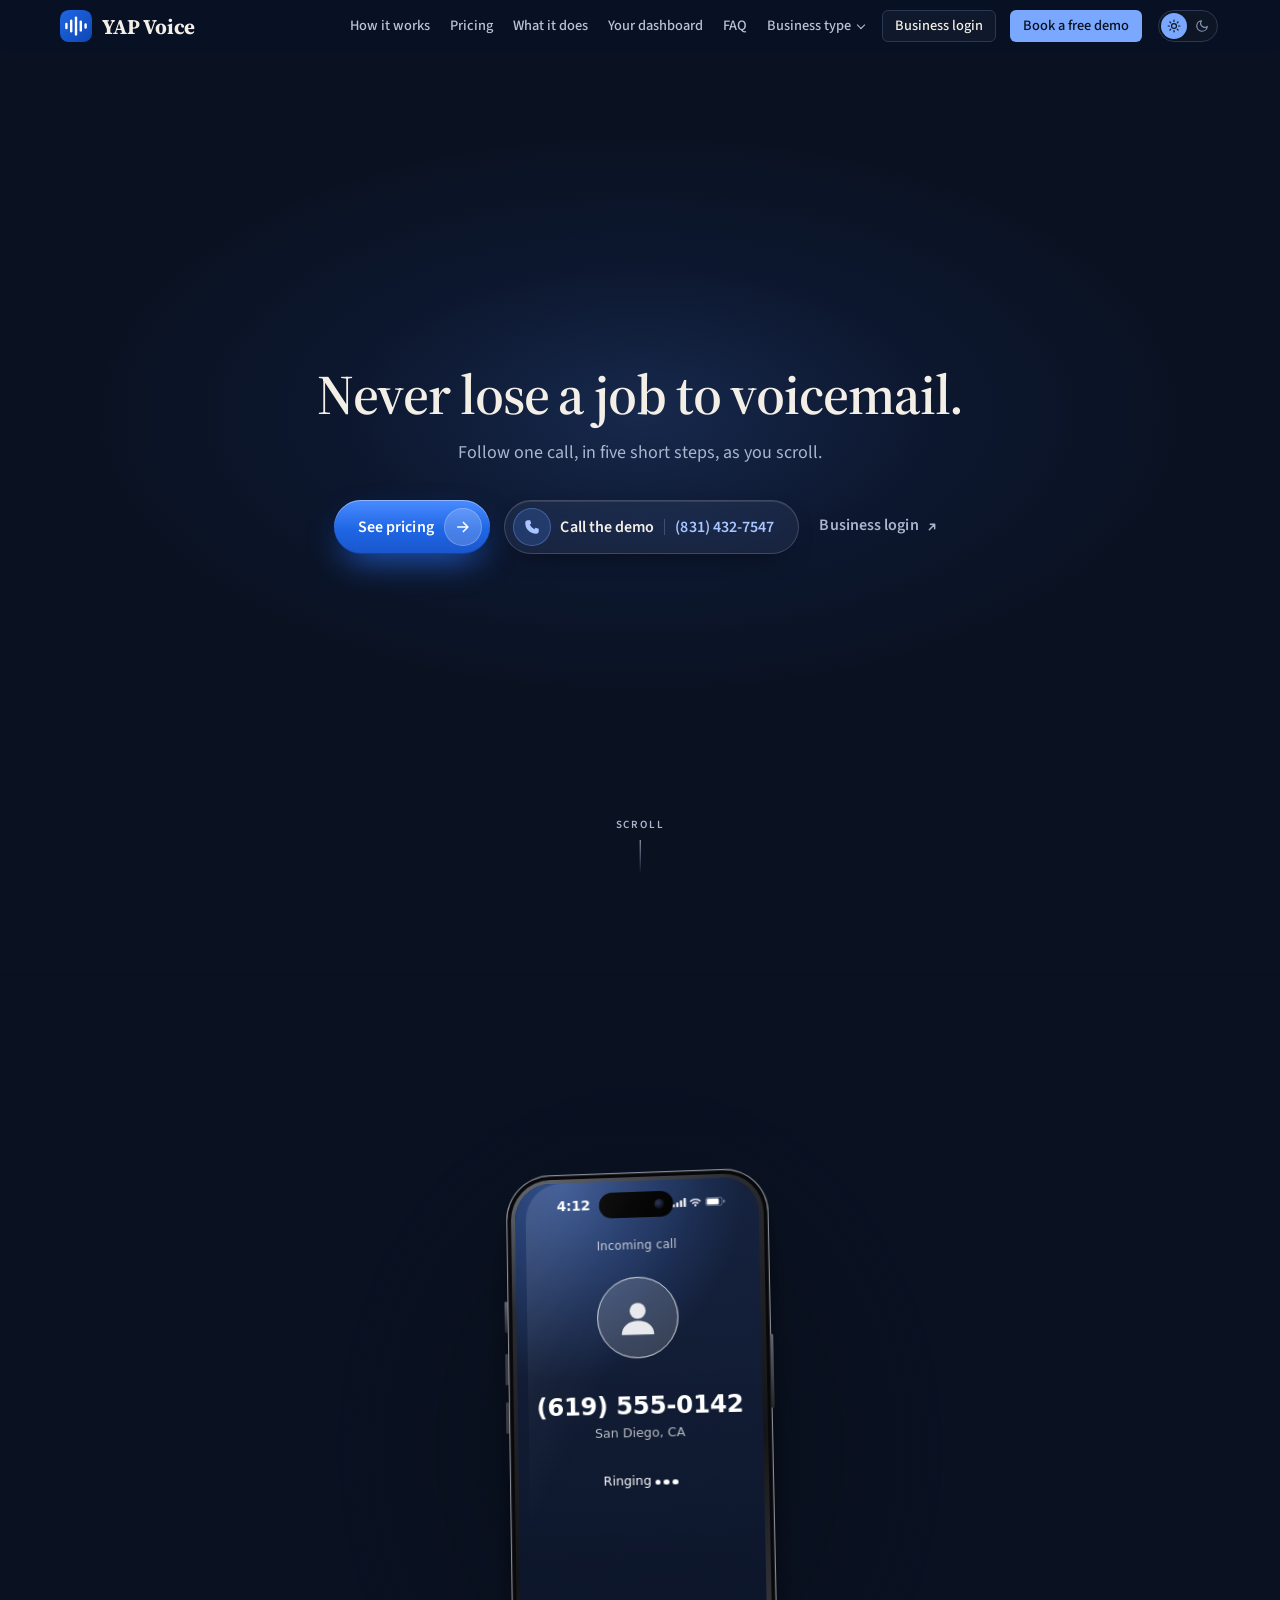
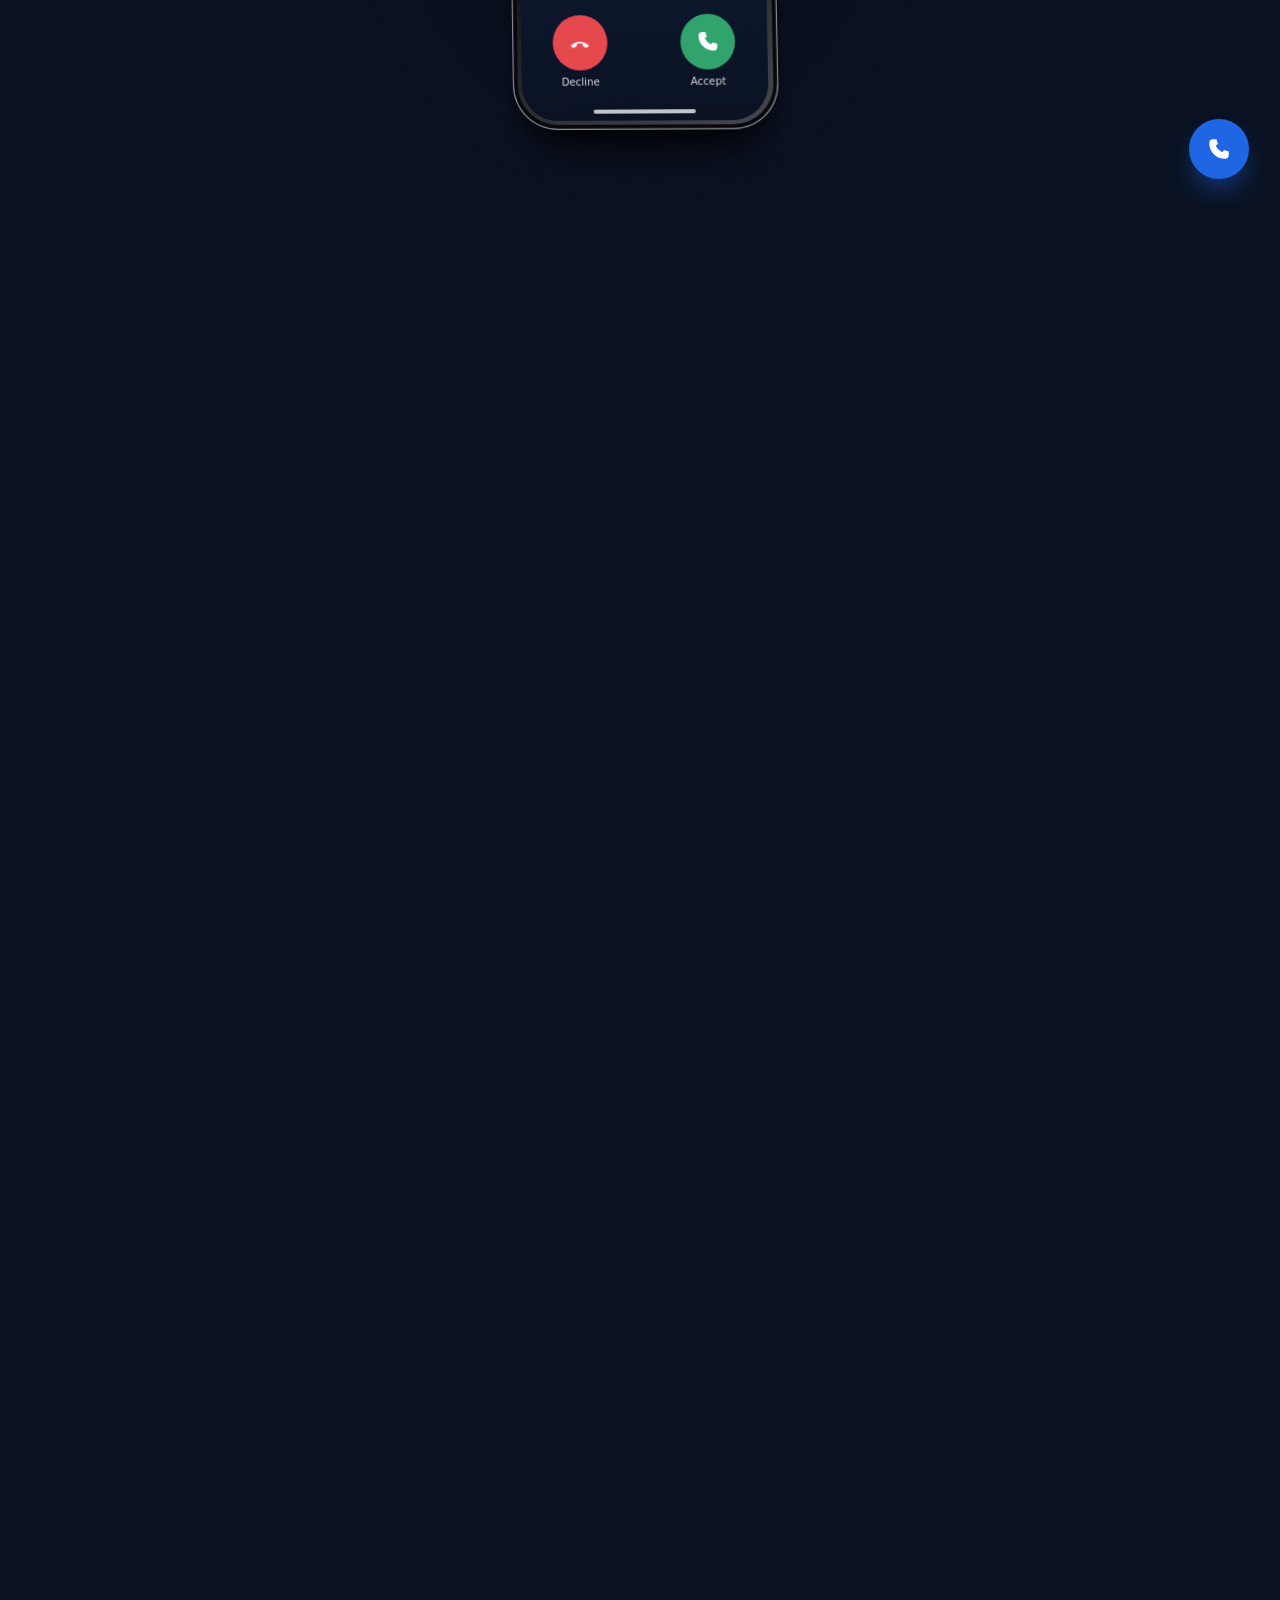
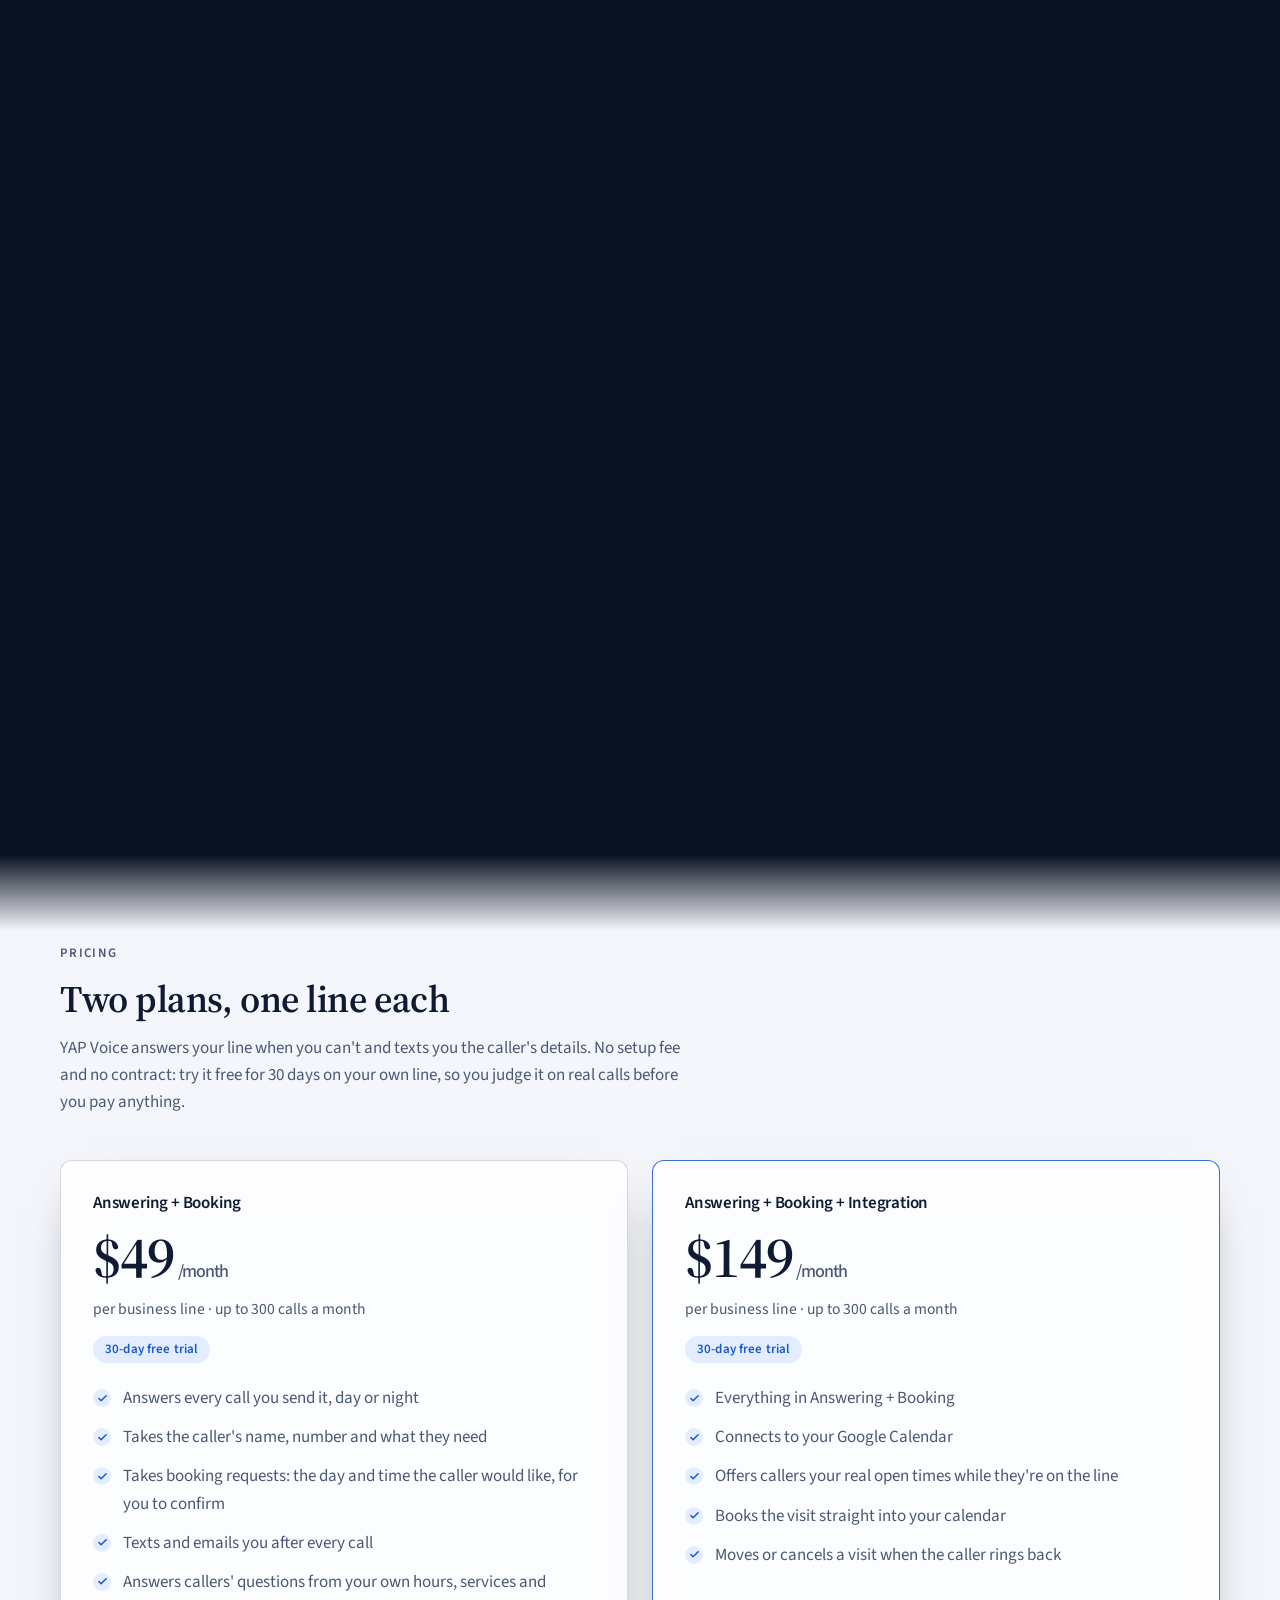
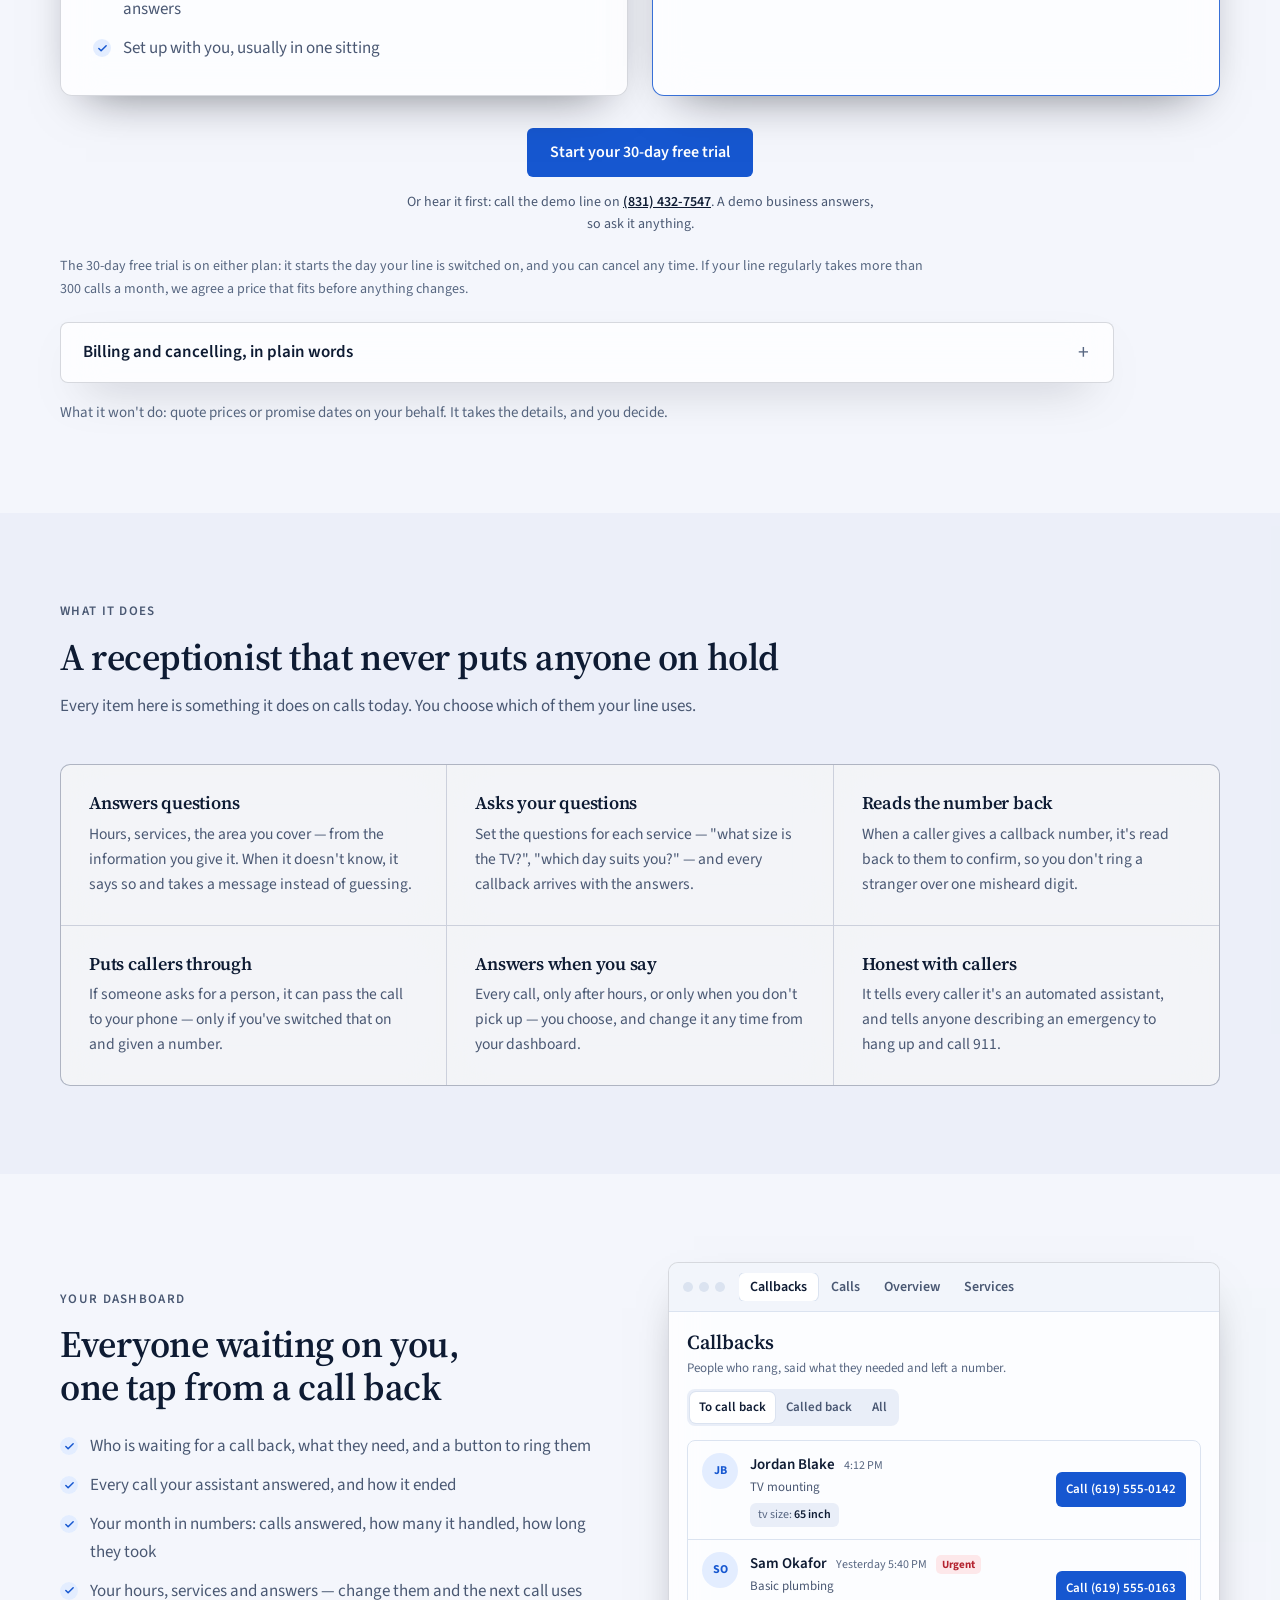
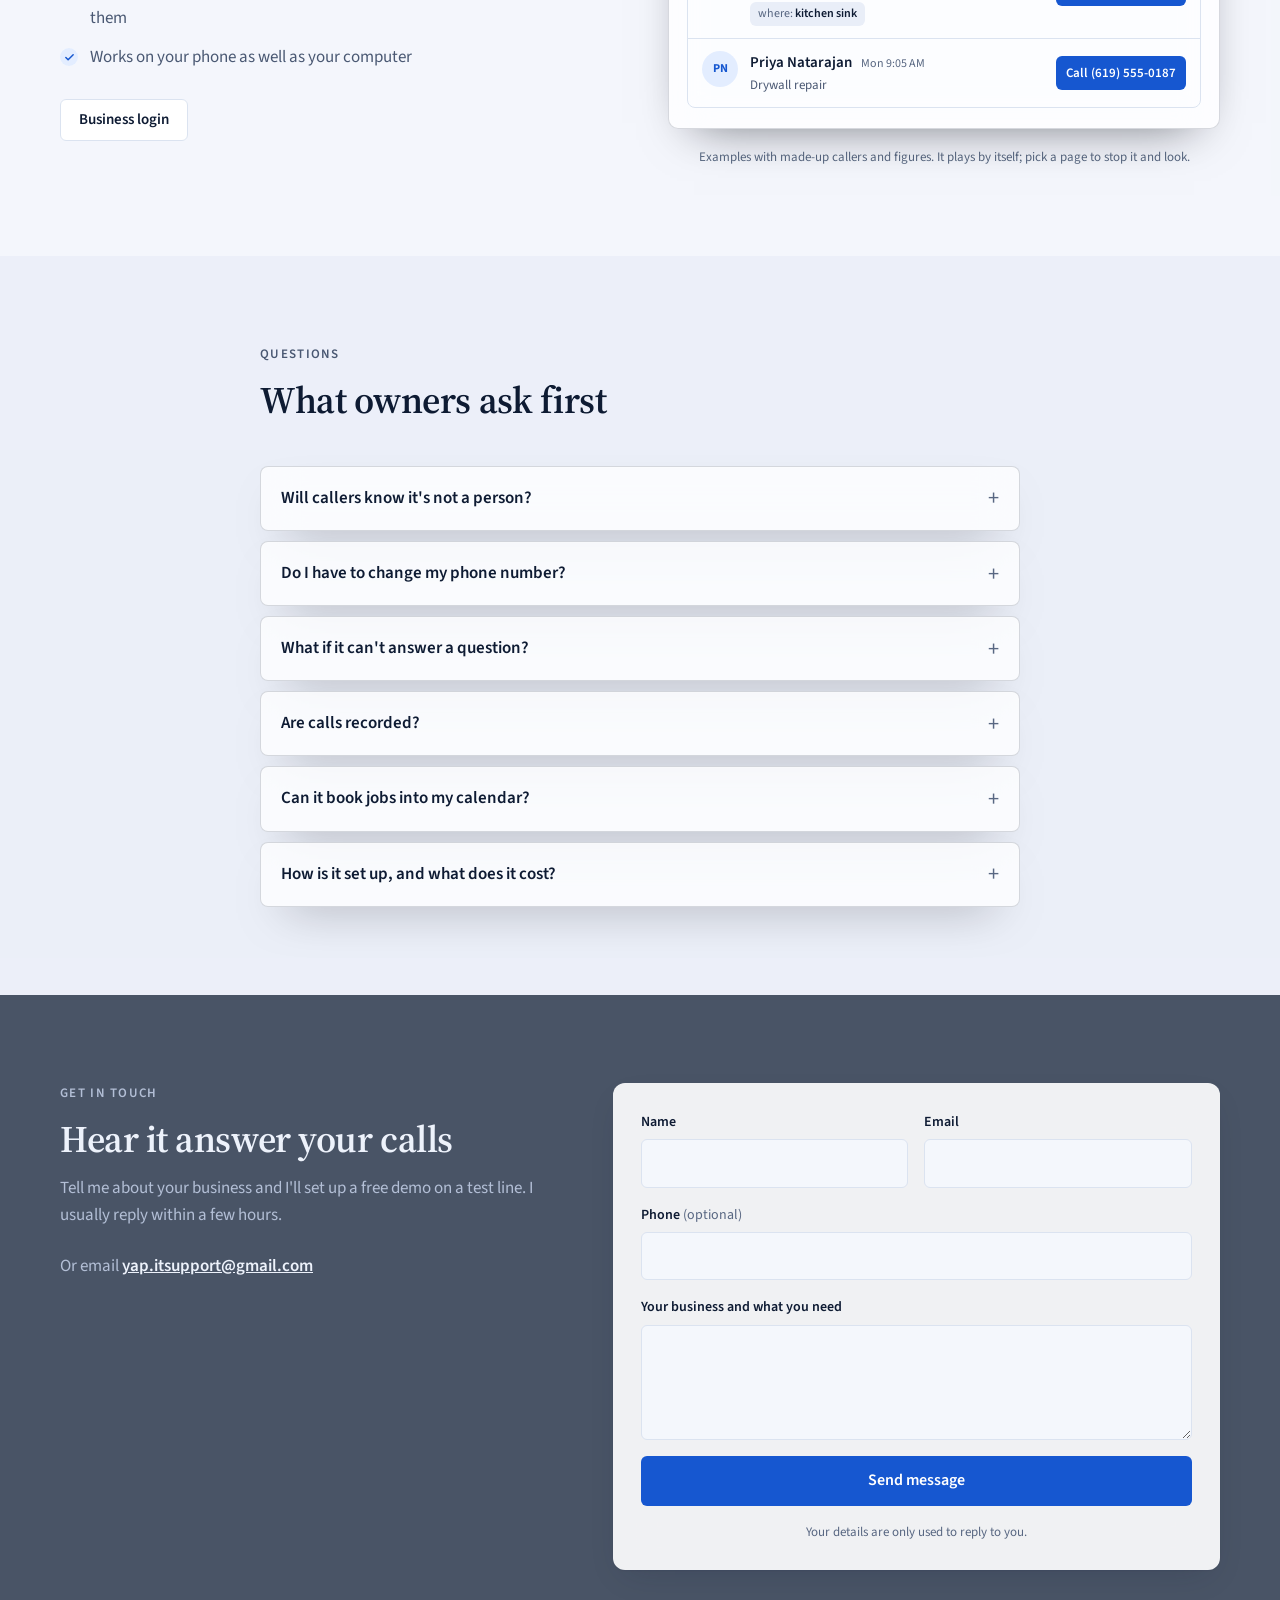
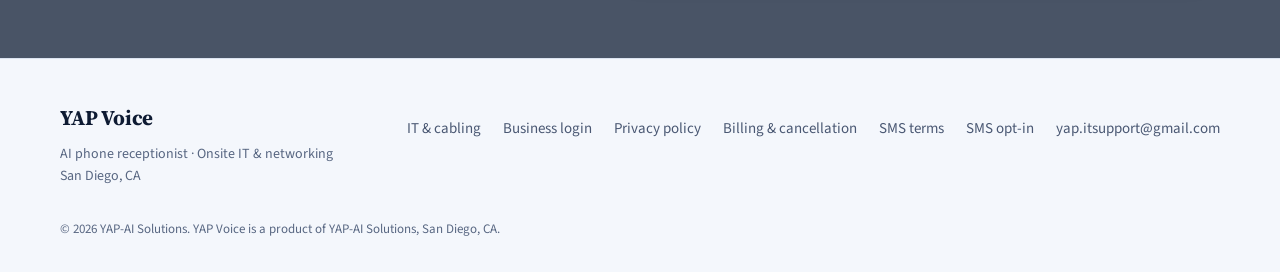
<file: for-handymen.html>
<!DOCTYPE html>
<html lang="en">
<!-- MADE BY tools/build_pages.py FROM index.html. Change that page or that script, then run it; do not edit this file. -->
<head>
  <meta charset="UTF-8" />
  <meta name="viewport" content="width=device-width, initial-scale=1.0" />
  <meta name="format-detection" content="telephone=no" />
  <title>AI phone receptionist for handymen | YAP Voice</title>
  <meta name="description" content="YAP Voice answers your line when you're on a job. It takes the caller's name, number and what they need, asks your own questions, and texts and emails it to you." />
  <link rel="canonical" href="https://yap-itsupport.com/for-handymen.html" />
  <link rel="icon" type="image/svg+xml" href="favicon.svg" />
  <script>try{var t=localStorage.getItem('yap-theme');if(t==='light'||t==='dark')document.documentElement.setAttribute('data-theme',t)}catch(e){}</script>
  <script>try{if(!matchMedia('(prefers-reduced-motion: reduce)').matches){var h=document.documentElement;h.classList.add('st-go');setTimeout(function(){if(!h.classList.contains('st-ready'))h.classList.remove('st-go')},3000)}}catch(e){}</script>
  <meta name="theme-color" content="#f4f7fc" media="(prefers-color-scheme: light)" />
  <meta name="theme-color" content="#0a101d" media="(prefers-color-scheme: dark)" />

  <meta property="og:type" content="website" />
  <meta property="og:site_name" content="YAP Voice" />
  <meta property="og:title" content="AI phone receptionist for handymen | YAP Voice" />
  <meta property="og:description" content="YAP Voice answers your line when you're on a job. It takes the caller's name, number and what they need, asks your own questions, and texts and emails it to you." />
  <meta property="og:url" content="https://yap-itsupport.com/for-handymen.html" />
  <meta property="og:locale" content="en_US" />
  <meta property="og:image" content="https://yap-itsupport.com/img/og-yap-voice.png" />
  <meta property="og:image:width" content="1200" />
  <meta property="og:image:height" content="630" />
  <meta property="og:image:alt" content="YAP Voice: AI phone receptionist for local businesses. Hear it on 831-432-7547." />
  <meta name="twitter:card" content="summary_large_image" />
  <meta name="twitter:image" content="https://yap-itsupport.com/img/og-yap-voice.png" />

  <link rel="preconnect" href="https://fonts.googleapis.com" />
  <link rel="preconnect" href="https://fonts.gstatic.com" crossorigin />
  <link href="https://fonts.googleapis.com/css2?family=Source+Sans+3:wght@400;500;600;700&family=Source+Serif+4:opsz,wght@8..60,400..700&display=swap" rel="stylesheet" />
  <link rel="stylesheet" href="site.css?v=20261128f" />
  <link rel="stylesheet" href="story.css?v=20261128l" />

  <script type="application/ld+json">
  {
    "@context": "https://schema.org",
    "@type": "LocalBusiness",
    "name": "YAP Voice",
    "url": "https://yap-itsupport.com/",
    "email": "yap.itsupport@gmail.com",
    "description": "AI phone receptionist for local businesses: answers the business line, answers callers' questions, takes callers' details and texts and emails them to the owner. Also onsite network installation, structured cabling and IT support in San Diego, CA (see /it-support.html).",
    "address": { "@type": "PostalAddress", "addressLocality": "San Diego", "addressRegion": "CA", "addressCountry": "US" },
    "areaServed": { "@type": "City", "name": "San Diego" },
    "makesOffer": [
      { "@type": "Offer", "itemOffered": { "@type": "Service", "name": "AI phone receptionist", "description": "Answers business calls, answers questions from the business's own information, takes callers' details and sends them to the owner by text and email." } },
      { "@type": "Offer", "itemOffered": { "@type": "Service", "name": "Network installation & structured cabling", "description": "Onsite Cat6 cabling, patch panels, router and switch setup, and Wi-Fi for homes and small businesses." } }
    ]
  }
  </script>
</head>
<body>
  <a class="skip-link" href="#main">Skip to main content</a>

  <header class="site-header" id="site-header">
    <div class="wrap header__row">
      <a href="index.html" class="brand" aria-label="YAP Voice — home">
        <svg width="30" height="30" viewBox="0 0 40 40" fill="none" aria-hidden="true">
          <defs>
            <linearGradient id="mark" x1="0" y1="0" x2="40" y2="40" gradientUnits="userSpaceOnUse">
              <stop offset="0%" stop-color="#1f66e5"/><stop offset="100%" stop-color="#0f47b3"/>
            </linearGradient>
          </defs>
          <rect width="40" height="40" rx="11" fill="url(#mark)"/>
          <g fill="#fff"><rect x="6.5" y="16" width="3" height="8" rx="1.5"/><rect x="12.5" y="12" width="3" height="16" rx="1.5"/><rect x="18.5" y="8" width="3" height="24" rx="1.5"/><rect x="24.5" y="13" width="3" height="14" rx="1.5"/><rect x="30.5" y="16.5" width="3" height="7" rx="1.5"/></g>
        </svg>
        <span>YAP Voice</span>
      </a>

      <nav class="nav" id="main-nav" aria-label="Primary">
        <a href="#how" class="nav__link">How it works</a>
        <a href="#pricing" class="nav__link">Pricing</a>
        <a href="#features" class="nav__link">What it does</a>
        <a href="#dashboard" class="nav__link">Your dashboard</a>
        <a href="#faq" class="nav__link">FAQ</a>
        <details class="nav__group">
          <summary class="nav__sum">Business type</summary>
          <div class="nav__menu">
            <div class="nav__list">
              <a href="for-restaurants.html" data-type="restaurants">Restaurants<small>Table bookings by phone</small></a>
              <a href="for-handymen.html" data-type="handyman" aria-current="page">Handyman<small>Repairs, mounting, odd jobs</small></a>
              <a href="for-cleaning.html" data-type="cleaning">Cleaning<small>Homes, offices, move-outs</small></a>
              <a href="for-auto-repair.html" data-type="auto">Auto repair<small>Garages and mobile mechanics</small></a>
              <a href="for-it-support.html" data-type="it">IT support<small>Computers, networks, cabling</small></a>
            </div>
            <div class="nav__info" aria-hidden="true"></div>
          </div>
        </details>
        <a href="login.html" class="nav__link nav__link--login">Business login</a>
      </nav>

      <a href="#contact" class="btn btn--primary header__cta">Book a free demo</a>

      <button class="theme-btn" id="theme-btn" type="button" role="switch" aria-checked="false" aria-label="Dark mode" title="Dark mode on or off">
        <span class="theme-btn__track" aria-hidden="true">
          <span class="theme-btn__knob"></span>
          <svg class="theme-btn__sun" viewBox="0 0 24 24" fill="none" stroke="currentColor" stroke-width="2" stroke-linecap="round" stroke-linejoin="round"><circle cx="12" cy="12" r="4.2"/><path d="M12 2v2.2M12 19.8V22M4.9 4.9l1.6 1.6M17.5 17.5l1.6 1.6M2 12h2.2M19.8 12H22M4.9 19.1l1.6-1.6M17.5 6.5l1.6-1.6"/></svg>
          <svg class="theme-btn__moon" viewBox="0 0 24 24" fill="none" stroke="currentColor" stroke-width="2" stroke-linecap="round" stroke-linejoin="round"><path d="M21 12.8A9 9 0 1 1 11.2 3a7 7 0 0 0 9.8 9.8z"/></svg>
        </span>
      </button>

      <button class="menu-btn" id="menu-btn" aria-label="Open menu" aria-expanded="false" aria-controls="main-nav">
        <span></span><span></span><span></span>
      </button>
    </div>
  </header>

  <main id="main">
    <section class="story hero--handyman" id="top" aria-labelledby="hero-title" data-film="img/story/" data-open="slow" data-flow="booked">
      <div class="st-cover">
        <div class="st-panel">
          <div class="wrap st-intro">
          <p class="eyebrow">AI phone receptionist · For handymen</p>
          <h1 id="hero-title" class="hero__title">Never lose a job to voicemail.</h1>
          <p class="st-sub">Follow one call, in five short steps, as you scroll.</p>
          <div class="st-ways">
            <a href="#pricing" class="st-way st-way--main"><span>See pricing</span><i aria-hidden="true"><svg viewBox="0 0 24 24"><path d="M5 12h13M12.500 6l6 6-6 6"/></svg></i></a>
            <a href="tel:+18314327547" class="st-way st-way--glass"><i aria-hidden="true"><svg viewBox="0 0 24 24"><path d="M6.6 3h3l1.4 4.4-2 1.4a12 12 0 0 0 6.2 6.2l1.4-2L21 14.4v3A3.6 3.6 0 0 1 17.4 21 14.4 14.4 0 0 1 3 6.6 3.6 3.6 0 0 1 6.6 3z"/></svg></i><span>Call the demo</span><b>(831) 432-7547</b></a>
            <a href="login.html" class="st-way st-way--quiet"><span>Business login</span><svg viewBox="0 0 24 24" aria-hidden="true"><path d="M8 16 16 8M9.500 8H16v6.500"/></svg></a>
          </div>
          <div class="st-more" id="st-more">
          <p class="hero__lede">
            YAP Voice answers your business line when you can't — on a job, after hours, with a customer in front of you. It answers the caller's questions, takes their
            name, number and what they need, and <strong>texts it straight to you</strong>.
          </p>
          <div class="hero__actions">
            <a href="#contact" class="btn btn--primary btn--lg">Book a free demo</a>
            <a href="#how" class="btn btn--ghost btn--lg">See how a call goes</a>
          </div>
          <ul class="hero__facts" role="list">
            <li>Keep your number</li>
            <li>Tells callers it's an assistant</li>
            <li>Every callback in your dashboard</li>
          </ul>
          <p class="hero__demo">
            Or hear it now: call the demo line on
            <a href="tel:+18314327547">(831) 432-7547</a>.
            A demo business answers, so ask it anything.
          </p>
          </div>
          </div>
          <div class="st-hint" aria-hidden="true">Scroll<i></i></div>
        </div>
      </div>

      <span class="st-mark" id="how"></span>
      <div class="st-stage" id="st-stage">
        <div class="st-film"><canvas id="st-film" aria-hidden="true"></canvas><div class="st-load" id="st-load"></div></div>
        <div class="st-floor" id="st-floor"></div>
        <canvas id="st-voice" aria-hidden="true"></canvas>
        <ol class="st-copy" id="st-copy" role="list" aria-label="What happens when someone calls">
          <li><div class="st-in"><p class="st-label">Step one</p><h2>A customer calls. You can't pick up.</h2><p class="st-lede">You're on a job, so the call passes to YAP Voice.</p></div></li>
          <li><div class="st-in"><p class="st-label">Step two</p><h2>It answers in your business's name.</h2><p class="st-lede">It tells the caller it's an AI assistant, then answers their questions.</p></div></li>
          <li><div class="st-in"><p class="st-label">Step three</p><h2>It takes down what matters.</h2><p class="st-lede">The job, the name and the number, asked the way you'd ask. Nothing is recorded.</p></div></li>
          <li><div class="st-in"><p class="st-label">Step four</p><h2>It books the visit, on the call.</h2><p class="st-lede">With your Google Calendar connected, it offers your open times and puts the visit straight in.</p></div></li>
          <li><div class="st-in"><p class="st-label">Step five</p><h2>You get the details. Nobody has to call back.</h2><p class="st-lede">A text and an email, moments after the call. Hear it answer for yourself: <a href="tel:+18314327547"><b>831-432-7547</b></a></p></div></li>
        </ol>
        <p class="st-credit">Stock footage. The business and the caller are made up.</p>
        <div class="st-line" id="st-line"></div>
      </div>

      <div class="st-lift" id="st-lift">
        <button class="st-skip" id="st-skip" type="button">Skip the story</button>
        <a class="st-cta" id="st-cta" href="tel:+18314327547" aria-label="Call the demo line, 831-432-7547"><svg viewBox="0 0 24 24" aria-hidden="true"><path d="M6.6 3h3l1.4 4.4-2 1.4a12 12 0 0 0 6.2 6.2l1.4-2L21 14.4v3A3.6 3.6 0 0 1 17.4 21 14.4 14.4 0 0 1 3 6.6 3.6 3.6 0 0 1 6.6 3z"/></svg><span>831-432-7547</span></a>
        <div class="st-rig" id="st-rig" aria-hidden="true">
          <div class="st-glow"></div>
          <div class="st-pivot" id="st-pivot">
          <div class="st-waves" id="st-waves"></div>
          <div class="st-handset" id="st-handset"><div class="st-rim" id="st-rim"></div><div class="st-screen">
        <div class="st-island"></div>
        <div class="st-view st-v0" data-time="4:12">
          <div class="st-kind">Incoming call</div>
          <div class="st-face"><svg viewBox="0 0 24 24"><circle cx="12" cy="8.5" r="4.2"/><path d="M3.5 21c0-4.6 3.8-7.3 8.5-7.3s8.500 2.700 8.500 7.300z"/></svg></div>
          <div class="st-who">(619) 555-0142</div><div class="st-where">San Diego, CA</div>
          <div class="st-mid">
            <div class="st-ringing" data-until=".42">Ringing<i></i><i></i><i></i></div>
            <div class="st-pass" data-at=".46"><svg viewBox="0 0 40 40"><rect width="40" height="40" rx="11" fill="url(#mark)"/><g fill="#fff"><rect x="6.5" y="16" width="3" height="8" rx="1.5"/><rect x="12.5" y="12" width="3" height="16" rx="1.5"/><rect x="18.5" y="8" width="3" height="24" rx="1.5"/><rect x="24.5" y="13" width="3" height="14" rx="1.5"/><rect x="30.5" y="16.5" width="3" height="7" rx="1.5"/></g></svg><div><b>No answer</b><small>YAP Voice is picking up</small></div></div>
          </div>
          <div class="st-btns"><div><i class="st-no"><svg viewBox="0 0 24 24"><path d="M3 15c5-5 13-5 18 0l-2.5 2.5-3.5-2v-2.2a9 9 0 0 0-6 0v2.2l-3.5 2z"/></svg></i><span>Decline</span></div><div><i class="st-yes"><svg viewBox="0 0 24 24"><path d="M6.6 3h3l1.4 4.4-2 1.4a12 12 0 0 0 6.2 6.2l1.4-2L21 14.4v3A3.6 3.6 0 0 1 17.4 21 14.4 14.4 0 0 1 3 6.6 3.6 3.6 0 0 1 6.6 3z"/></svg></i><span>Accept</span></div></div>
        </div>
        <div class="st-view st-v1" data-time="4:12">
          <p class="st-meanwhile">Meanwhile, on the call</p>
          <div class="st-onwith"><svg viewBox="0 0 40 40"><rect width="40" height="40" rx="11" fill="url(#mark)"/><g fill="#fff"><rect x="6.5" y="16" width="3" height="8" rx="1.5"/><rect x="12.5" y="12" width="3" height="16" rx="1.5"/><rect x="18.5" y="8" width="3" height="24" rx="1.5"/><rect x="24.5" y="13" width="3" height="14" rx="1.5"/><rect x="30.5" y="16.5" width="3" height="7" rx="1.5"/></g></svg><b>Harbor View Handyman</b><small>Answered by YAP Voice</small></div>
          <p class="st-clock"><i></i><span data-clock="3,21">0:03</span></p>
          <div class="st-sound" aria-hidden="true"><i></i><i></i><i></i><i></i><i></i><i></i><i></i><i></i><i></i><i></i><i></i><i></i><i></i></div>
          <div class="st-said">
            <p class="st-say" data-until=".24"><small>The assistant says</small>Thanks for calling Harbor View Handyman. I'm the AI assistant here, and I'll take down what you need.</p>
            <p class="st-say" data-at=".32" data-until=".56"><small>The customer says</small>Hi, I need a TV mounted on the wall.</p>
            <p class="st-say" data-at=".64"><small>The assistant says</small>Sure. What size is the TV?</p>
          </div>
          <div class="st-keys" aria-hidden="true">
            <i><svg viewBox="0 0 24 24"><path d="M12 15a3 3 0 0 0 3-3V6a3 3 0 0 0-6 0v6a3 3 0 0 0 3 3zm5-3a5 5 0 0 1-10 0H5a7 7 0 0 0 6 6.9V21h2v-2.100A7 7 0 0 0 19 12z"/></svg></i>
            <i><svg viewBox="0 0 24 24"><circle cx="6" cy="6" r="1.800"/><circle cx="12" cy="6" r="1.800"/><circle cx="18" cy="6" r="1.800"/><circle cx="6" cy="12" r="1.800"/><circle cx="12" cy="12" r="1.800"/><circle cx="18" cy="12" r="1.800"/><circle cx="6" cy="18" r="1.800"/><circle cx="12" cy="18" r="1.800"/><circle cx="18" cy="18" r="1.800"/></svg></i>
            <i><svg viewBox="0 0 24 24"><path d="M4 9v6h4l5 4V5L8 9zm11.500 3a4 4 0 0 0-2-3.500v7a4 4 0 0 0 2-3.500zM13.500 3.300v2.100a7 7 0 0 1 0 13.200v2.100a9 9 0 0 0 0-17.400z"/></svg></i>
            <i class="st-end"><svg viewBox="0 0 24 24"><path d="M3 15c5-5 13-5 18 0l-2.500 2.500-3.500-2v-2.200a9 9 0 0 0-6 0v2.200l-3.500 2z"/></svg></i>
          </div>
        </div>
        <div class="st-view st-v2" data-time="4:13">
          <div class="st-bar"><svg viewBox="0 0 40 40"><rect width="40" height="40" rx="11" fill="url(#mark)"/><g fill="#fff"><rect x="6.5" y="16" width="3" height="8" rx="1.5"/><rect x="12.5" y="12" width="3" height="16" rx="1.5"/><rect x="18.5" y="8" width="3" height="24" rx="1.5"/><rect x="24.5" y="13" width="3" height="14" rx="1.5"/><rect x="30.5" y="16.5" width="3" height="7" rx="1.5"/></g></svg><div><b>Harbor View Handyman</b><small>Still on the call</small></div><em><i class="st-live"><i></i><i></i><i></i></i><span data-clock="26,47">0:26</span></em></div>
          <div class="st-got">
            <div><small>The job</small><b>TV mounting</b><span>tv size: 65 inch</span></div>
            <div data-at=".28"><small>Name</small><b>Jordan Blake</b></div>
            <div data-at=".54"><small>Number</small><b>(619) 555-0142</b></div>
          </div>
        </div>
        <div class="st-view st-v2 st-book" data-time="4:13">
          <div class="st-bar"><svg viewBox="0 0 40 40"><rect width="40" height="40" rx="11" fill="url(#mark)"/><g fill="#fff"><rect x="6.5" y="16" width="3" height="8" rx="1.5"/><rect x="12.5" y="12" width="3" height="16" rx="1.5"/><rect x="18.5" y="8" width="3" height="24" rx="1.5"/><rect x="24.5" y="13" width="3" height="14" rx="1.5"/><rect x="30.5" y="16.5" width="3" height="7" rx="1.5"/></g></svg><div><b>Harbor View Handyman</b><small>Still on the call</small></div><em><i class="st-live"><i></i><i></i><i></i></i><span data-clock="48,66">0:48</span></em></div>
          <p class="st-open-times">Your open times, from your Google Calendar</p>
          <div class="st-slots"><span><i data-at=".3"></i><b>Fri 10:00 AM</b></span><span><b>Fri 2:30 PM</b></span><span><b>Mon 9:00 AM</b></span></div>
          <p class="st-say st-say--line" data-at=".3"><small>The customer says</small>Friday at ten works.</p>
          <div class="st-booked" data-at=".56"><i><svg viewBox="0 0 24 24"><path d="M5 12.500l4.500 4.500L19 7.500"/></svg></i><div><small>Booked in your Google Calendar</small><b>Fri, Nov 20 · 10:00 AM</b><span>TV mounting · Jordan Blake</span></div></div>
        </div>
        <div class="st-view st-v3" data-time="4:14">
          <div class="st-date">Thursday, November 19</div><div class="st-time">4:14</div>
          <div class="st-note" data-at=".2"><div class="st-hd"><i><svg viewBox="0 0 24 24"><path d="M4 4h16a2 2 0 0 1 2 2v9a2 2 0 0 1-2 2H9l-5 4v-4a2 2 0 0 1-2-2V6a2 2 0 0 1 2-2z"/></svg></i>Messages<span>now</span></div>
          <p><b>YAP Voice: New enquiry for Harbor View Handyman</b><br>Services: TV mounting<br>Name: Jordan Blake<br>Phone: +16195550142<br>tv size: 65 inch<br>Visit: Fri 11/20, 10:00 AM</p></div>
          <div class="st-note st-cal" data-at=".5"><div class="st-hd"><i><svg viewBox="0 0 24 24"><path d="M7 3v3M17 3v3M4 9h16M6 5h12a2 2 0 0 1 2 2v11a2 2 0 0 1-2 2H6a2 2 0 0 1-2-2V7a2 2 0 0 1 2-2z"/></svg></i>Calendar<span>now</span></div>
          <p><b>TV mounting · Jordan Blake</b><br>Fri, Nov 20 · 10:00 AM</p></div>
        </div>
        <div class="st-glass" id="st-glass"></div><div class="st-shine" id="st-shine"></div>
          </div></div>
          </div>
        </div>
      </div>
      <template id="st-status"><div class="st-status"><b></b><span>
        <svg viewBox="0 0 18 12"><rect x="0" y="8" width="3" height="4" rx="1"/><rect x="5" y="5.5" width="3" height="6.5" rx="1"/><rect x="10" y="3" width="3" height="9" rx="1"/><rect x="15" y="0" width="3" height="12" rx="1"/></svg>
        <svg viewBox="0 0 16 12"><circle cx="8" cy="10.2" r="1.5"/><path d="M3.3 7.2a6.6 6.6 0 0 1 9.4 0l-1.4 1.4a4.6 4.6 0 0 0-6.6 0zM.5 4.3a10.6 10.6 0 0 1 15 0l-1.4 1.4a8.6 8.6 0 0 0-12.2 0z"/></svg>
        <svg viewBox="0 0 27 12"><rect x="0.5" y="0.5" width="22" height="11" rx="3.2" fill="none" stroke="currentColor" stroke-opacity="0.45"/><rect x="2" y="2" width="16" height="8" rx="1.8"/><rect x="24" y="4" width="2" height="4" rx="1" fill-opacity="0.5"/></svg>
      </span></div></template>
    </section>

    <section class="section section--photo band--price" id="pricing" aria-labelledby="pricing-title">
      <div class="wrap">
        <header class="section__head">
          <p class="eyebrow">Pricing</p>
          <h2 id="pricing-title" class="section__title">Two plans, one line each</h2>
          <p class="section__lede">YAP Voice answers your line when you can't and texts you the caller's details. No setup fee and no contract: try it free for 30 days on your own line, so you judge it on real calls before you pay anything.</p>
        </header>
        <div class="plans">
          <article class="plan">
            <h3 class="plan__name">Answering + Booking</h3>
            <p class="plan__amount">$49<span class="plan__per">/month</span></p>
            <p class="plan__sub">per business line · up to 300 calls a month</p>
            <p class="plan__trial">30-day free trial</p>
            <ul class="ticks plan__list" role="list">
              <li>Answers every call you send it, day or night</li>
              <li>Takes the caller's name, number and what they need</li>
              <li>Takes booking requests: the day and time the caller would like, for you to confirm</li>
              <li>Texts and emails you after every call</li>
              <li>Answers callers' questions from your own hours, services and answers</li>
              <li>Set up with you, usually in one sitting</li>
            </ul>
          </article>
          <article class="plan plan--more">
            <h3 class="plan__name">Answering + Booking + Integration</h3>
            <p class="plan__amount">$149<span class="plan__per">/month</span></p>
            <p class="plan__sub">per business line · up to 300 calls a month</p>
            <p class="plan__trial">30-day free trial</p>
            <ul class="ticks plan__list" role="list">
              <li>Everything in Answering + Booking</li>
              <li>Connects to your Google Calendar</li>
              <li>Offers callers your real open times while they're on the line</li>
              <li>Books the visit straight into your calendar</li>
              <li>Moves or cancels a visit when the caller rings back</li>
            </ul>
          </article>
        </div>
        <div class="plans__go">
          <a href="#contact" class="btn btn--primary btn--lg">Start your 30-day free trial</a>
          <p class="plans__hear">Or hear it first: call the demo line on <a href="tel:+18314327547">(831) 432-7547</a>. A demo business answers, so ask it anything.</p>
        </div>
        <p class="plan__fine">The 30-day free trial is on either plan: it starts the day your line is switched on, and you can cancel any time. If your line regularly takes more than 300 calls a month, we agree a price that fits before anything changes.</p>
        <details class="billing" id="billing">
          <summary>Billing and cancelling, in plain words</summary>
          <div class="billing__body">
          <p class="updated">Last updated: November 28, 2026</p>

          <p>YAP VOICE is a product of <strong>YAP-AI Solutions</strong> ("I", "me", or "my"), San Diego, CA. This says what a business pays for YAP VOICE, when it pays, how to cancel, and what happens when it does. It is written to be read in a few minutes.</p>

          <h3 id="billing-plans">Plans and Prices</h3>
          <ul>
          <li><strong>Answering + Booking: $49 a month</strong> for each business phone line. The assistant answers the calls you send it, takes the caller's name, number and what they need, takes the day and time they would like as a booking request for you to confirm, answers questions from the information you give it, and texts and emails you after each call.</li>
          <li><strong>Answering + Booking + Integration: $149 a month</strong> for each business phone line. Everything in Answering + Booking, with your own Google Calendar connected: the assistant offers callers your real open times and books, moves and cancels visits in your calendar.</li>
          <li>A restaurant's line is on the $49 plan. Its booking requests are table requests, which you confirm.</li>
          </ul>
          <p>There is no setup fee and no minimum term. Prices are in US dollars. If the law requires me to collect a tax on the service, it is shown before you pay.</p>

          <h3 id="billing-calls">How Many Calls a Plan Covers</h3>
          <p>Each plan covers up to <strong>300 calls a month</strong> on its line. If a month goes over, the assistant keeps answering and you are <strong>not charged extra</strong> for that month.</p>
          <p>If your line takes more than 300 calls a month for two months in a row, I will write to you and we agree a price that fits before anything changes. If we cannot agree, either of us can end the service at the end of the month you have paid for.</p>

          <h3 id="billing-trial">The 30-Day Free Trial</h3>
          <ul>
          <li>The trial is on either plan and starts the day your line is switched on.</li>
          <li>You pay nothing during the trial, and you do not need to give a card to start it.</li>
          <li>Before the trial ends I send you a payment link. If you want to carry on, you pay through it and your first paid month starts the day after the trial ends.</li>
          <li>If you do not want to carry on, tell me or simply do not pay. The line is switched off when the trial ends and you owe nothing.</li>
          </ul>

          <h3 id="billing-paying">Paying</h3>
          <ul>
          <li>You pay <strong>monthly, in advance</strong>, by card, through Stripe. I never see or store your card number.</li>
          <li><strong>It renews automatically.</strong> Your card is charged the plan's price on the same day each month until you cancel.</li>
          <li>Stripe emails you a receipt for every payment.</li>
          <li>If a payment fails, Stripe tries the card again and I write to you. If it is still unpaid after 7 days, the line may be paused until it is paid. A paused line is not answered by the assistant.</li>
          <li>If a price is going to change, I tell you by email at least 30 days before, and you can cancel before the new price starts.</li>
          </ul>

          <h3 id="billing-cancelling">Cancelling</h3>
          <ul>
          <li>You can cancel <strong>at any time</strong>, for any reason, with no fee. Email <a href="mailto:yap.itsupport@gmail.com">yap.itsupport@gmail.com</a> from the address on your account, or tell me by phone or text.</li>
          <li>Cancelling stops the next charge. The assistant keeps answering until the end of the month you have already paid for, unless you ask me to switch it off sooner.</li>
          <li>If your own phone number forwards calls to the assistant, turn that forwarding off when you leave. I will show you how.</li>
          </ul>

          <h3 id="billing-refunds">Refunds</h3>
          <ul>
          <li>A month that has already started is not refunded when you cancel.</li>
          <li>If you were charged by mistake, or charged after you had cancelled, I refund that charge in full.</li>
          </ul>

          <h3 id="billing-leaving">Your Information When You Leave</h3>
          <p>When your account closes, your phone line is released and the information held for your business is deleted, as the <a href="privacy-policy.html">privacy policy</a> describes. If you would like a copy of your setup and your enquiries first, ask before you cancel.</p>

          <h3 id="billing-changes">Changes to These Terms</h3>
          <p>If these terms change, the date at the top changes, and customers are told by email at least 30 days before a change that affects what they pay or how they cancel.</p>

          <h3 id="billing-contact">Contact</h3>
          <p>Questions about a charge or about cancelling: <a href="mailto:yap.itsupport@gmail.com">yap.itsupport@gmail.com</a>.</p>
          </div>
        </details>
        <p class="plan__note">What it won't do: quote prices or promise dates on your behalf. It takes the details, and you decide.</p>
      </div>
    </section>

    <section class="section section--tint section--photo band--office" id="features" aria-labelledby="features-title">
      <div class="wrap">
        <header class="section__head">
          <p class="eyebrow">What it does</p>
          <h2 id="features-title" class="section__title">A receptionist that never puts anyone on hold</h2>
          <p class="section__lede">Every item here is something it does on calls today. You choose which of them your line uses.</p>
        </header>
        <div class="features">
          <article class="feature">
            <h3>Answers questions</h3>
            <p>Hours, services, the area you cover — from the information you give it. When it doesn't know, it says so and takes a message instead of guessing.</p>
          </article>
          <article class="feature">
            <h3>Asks your questions</h3>
            <p>Set the questions for each service — "what size is the TV?", "which day suits you?" — and every callback arrives with the answers.</p>
          </article>
          <article class="feature">
            <h3>Reads the number back</h3>
            <p>When a caller gives a callback number, it's read back to them to confirm, so you don't ring a stranger over one misheard digit.</p>
          </article>
          <article class="feature">
            <h3>Puts callers through</h3>
            <p>If someone asks for a person, it can pass the call to your phone — only if you've switched that on and given a number.</p>
          </article>
          <article class="feature">
            <h3>Answers when you say</h3>
            <p>Every call, only after hours, or only when you don't pick up — you choose, and change it any time from your dashboard.</p>
          </article>
          <article class="feature">
            <h3>Honest with callers</h3>
            <p>It tells every caller it's an automated assistant, and tells anyone describing an emergency to hang up and call 911.</p>
          </article>
        </div>
      </div>
    </section>

    <section class="section section--photo band--laptop" id="dashboard" aria-labelledby="dashboard-title">
      <div class="wrap split">
        <div class="split__copy">
          <p class="eyebrow">Your dashboard</p>
          <h2 id="dashboard-title" class="section__title">Everyone waiting on you, one tap from a call back</h2>
          <ul class="ticks" role="list">
            <li data-scene="0 1 2 3">Who is waiting for a call back, what they need, and a button to ring them</li>
            <li data-scene="4">Every call your assistant answered, and how it ended</li>
            <li data-scene="5">Your month in numbers: calls answered, how many it handled, how long they took</li>
            <li data-scene="6">Your hours, services and answers — change them and the next call uses them</li>
            <li>Works on your phone as well as your computer</li>
          </ul>
          <a href="login.html" class="btn btn--ghost">Business login</a>
        </div>

        <figure class="mock" id="dash-story" aria-label="Examples of four pages in the dashboard">
          <div class="mock__frame">
            <input class="mock__pick" type="radio" name="mock-page" id="mock-callbacks" checked />
            <input class="mock__pick" type="radio" name="mock-page" id="mock-calls" />
            <input class="mock__pick" type="radio" name="mock-page" id="mock-overview" />
            <input class="mock__pick" type="radio" name="mock-page" id="mock-services" />
            <div class="mock__bar">
              <span></span><span></span><span></span>
              <div class="mock__tabs" role="group" aria-label="Dashboard page shown">
                <label for="mock-callbacks">Callbacks</label>
                <label for="mock-calls">Calls</label>
                <label for="mock-overview">Overview</label>
                <label for="mock-services">Services</label>
              </div>
            </div>

            <div class="mock__page mock__page--callbacks">
              <div class="mock__head">
                <p><strong>Callbacks</strong><small>People who rang, said what they needed and left a number.</small></p>
                <p class="mock__filter"><b>To call back</b><span>Called back</span><span>All</span></p>
              </div>
              <ul class="mock__list" role="list">
                <li class="mock__row--new">
                  <span class="mock__av">JB</span>
                  <div><strong>Jordan Blake <small>4:12 PM</small></strong><p>TV mounting</p><p class="mock__chips"><span>tv size: <b>65 inch</b></span></p></div>
                  <span class="mock__call"><b>Call (619) 555-0142</b><i>Called back</i></span>
                </li>
                <li>
                  <span class="mock__av">SO</span>
                  <div><strong>Sam Okafor <small>Yesterday 5:40 PM</small> <em>Urgent</em></strong><p>Basic plumbing</p><p class="mock__chips"><span>where: <b>kitchen sink</b></span></p></div>
                  <span class="mock__call">Call (619) 555-0163</span>
                </li>
                <li>
                  <span class="mock__av">PN</span>
                  <div><strong>Priya Natarajan <small>Mon 9:05 AM</small></strong><p>Drywall repair</p></div>
                  <span class="mock__call">Call (619) 555-0187</span>
                </li>
              </ul>
            </div>

            <div class="mock__page mock__page--calls">
              <div class="mock__head">
                <p><strong>Calls</strong><small>Every call your assistant answered, newest first.</small></p>
              </div>
              <p class="mock__day">Today <span>4 calls</span></p>
              <ul class="mock__list mock__list--calls" role="list">
                <li><time>4:12 PM</time><div><strong>Jordan Blake</strong><p>Wants a call back · TV mounting</p></div><span class="mock__badge mock__badge--cb">Callback taken</span></li>
                <li><time>2:47 PM</time><div><strong>(619) 555-0171</strong><p>0m 48s call</p></div><span class="mock__badge">Question answered</span></li>
                <li><time>11:05 AM</time><div><strong>(858) 555-0119</strong><p>1m 31s call · passed to you</p></div><span class="mock__badge">Passed to you</span></li>
                <li><time>9:30 AM</time><div><strong>(213) 555-0108</strong><p>Never answered</p></div><span class="mock__badge mock__badge--off">Spam, blocked</span></li>
              </ul>
            </div>

            <div class="mock__page mock__page--overview">
              <div class="mock__head">
                <p><strong>Overview</strong><small>The last 30 days on your line.</small></p>
              </div>
              <dl class="mock__stats">
                <div><dt>Calls answered</dt><dd data-count="42" data-fmt="int">42</dd><small>Last 30 days · 3 spam kept out</small></div>
                <div><dt>Handled by the assistant</dt><dd data-count="90" data-fmt="pct">90%</dd><small>38 of 42 · 4 passed to you</small></div>
                <div><dt>Callbacks</dt><dd data-count="17" data-fmt="int">17</dd><small>2 still to make</small></div>
                <div><dt>Average call</dt><dd data-count="84" data-fmt="dur">1m 24s</dd><small>Answer to hang-up</small></div>
              </dl>
              <p class="mock__day">Calls per day</p>
              <div class="mock__chart" aria-hidden="true">
                <i style="height:30%;--i:0"></i><i style="height:55%;--i:1"></i><i style="height:20%;--i:2"></i><i style="height:70%;--i:3"></i><i style="height:45%;--i:4"></i><i style="height:10%;--i:5"></i><i style="height:35%;--i:6"></i><i style="height:60%;--i:7"></i><i style="height:85%;--i:8"></i><i style="height:40%;--i:9"></i><i style="height:65%;--i:10"></i><i style="height:25%;--i:11"></i><i style="height:50%;--i:12"></i><i style="height:100%;--i:13"></i>
              </div>
            </div>

            <div class="mock__page mock__page--services">
              <div class="mock__head">
                <p><strong>Services</strong><small>What your business does, and what the assistant asks about each job.</small></p>
              </div>
              <div class="mock__service">
                <strong>TV mounting</strong>
                <p class="mock__day">The agent asks</p>
                <ol><li>What size is the TV?</li><li>Which day suits you?</li></ol>
              </div>
              <div class="mock__service">
                <strong>Drywall repair</strong>
                <p class="mock__day">The agent asks</p>
                <ol><li>Roughly how big is the damaged area?</li></ol>
              </div>
            </div>
          </div>
          <figcaption class="phone__caption">Examples with made-up callers and figures. It plays by itself; pick a page to stop it and look.</figcaption>
        </figure>
      </div>
    </section>

    <section class="section section--tint section--photo band--notes" id="faq" aria-labelledby="faq-title">
      <div class="wrap narrow">
        <header class="section__head">
          <p class="eyebrow">Questions</p>
          <h2 id="faq-title" class="section__title">What owners ask first</h2>
        </header>
        <div class="faq">
          <details>
            <summary>Will callers know it's not a person?</summary>
            <p>Yes. Every call starts with it saying it's your business's automated assistant. If someone asks whether they're talking to a robot, it answers plainly.</p>
          </details>
          <details>
            <summary>Do I have to change my phone number?</summary>
            <p>No. You keep the number your customers know and forward the calls you want it to answer — every call, after hours only, or when you don't pick up.</p>
          </details>
          <details>
            <summary>What if it can't answer a question?</summary>
            <p>It says it doesn't know rather than making something up, takes the caller's details, and you get them by text and email like any other callback.</p>
          </details>
          <details>
            <summary>Are calls recorded?</summary>
            <p>No. There's no audio recording and no transcript is kept. You get the details the caller gave — name, number, what they need — and a short note of what they asked for. The <a href="privacy-policy.html">privacy policy</a> has the full detail.</p>
          </details>
          <details>
            <summary>Can it book jobs into my calendar?</summary>
            <p>Yes, if you want it to. Connect your Google Calendar from your dashboard and, once it has taken a caller's details, the assistant offers them two open times and puts the visit in your calendar for you to confirm. It only checks when you're busy — it never reads your other events — and it only changes the visits it booked. You can disconnect it at any time. The <a href="privacy-policy.html#google-calendar">privacy policy</a> says exactly what it does with your calendar.</p>
          </details>
          <details>
            <summary>How is it set up, and what does it cost?</summary>
            <p>We set it up with you: your services, hours, the questions you want asked, and where callbacks should go. It's <a href="#pricing">$49 a month per line</a>, or $149 with your Google Calendar connected so visits are booked straight into it, and the first 30 days are free. Each plan covers up to 300 calls a month; if your line regularly takes more, we agree a price that fits before anything changes.</p>
          </details>
        </div>
      </div>
    </section>

    <section class="section section--ink section--photo band--handyman" id="contact" aria-labelledby="contact-title">
      <div class="wrap contact">
        <div class="contact__copy">
          <p class="eyebrow eyebrow--light">Get in touch</p>
          <h2 id="contact-title" class="section__title">Hear it answer your calls</h2>
          <p class="section__lede">Tell me about your business and I'll set up a free demo on a test line. I usually reply within a few hours.</p>
          <p class="contact__email">
            Or email <a href="mailto:yap.itsupport@gmail.com">yap.itsupport@gmail.com</a>
          </p>
        </div>

        <div class="contact__card">
          <form class="form" id="contact-form" novalidate aria-label="Contact form">
            <input type="hidden" name="access_key" value="25c22fe2-7b0a-4654-8579-d129772a999d" />
            <input type="hidden" name="subject" value="New Inquiry — YAP Voice" />
            <input type="hidden" name="from_name" value="YAP Voice Website" />
            <input type="checkbox" name="botcheck" class="hp" tabindex="-1" autocomplete="off" />

            <div class="form__row">
              <label class="field">
                <span>Name</span>
                <input type="text" id="name" name="name" required autocomplete="name" />
                <span class="field__error" id="name-error" role="alert" aria-live="polite"></span>
              </label>
              <label class="field">
                <span>Email</span>
                <input type="email" id="email" name="email" required autocomplete="email" />
                <span class="field__error" id="email-error" role="alert" aria-live="polite"></span>
              </label>
            </div>
            <input type="hidden" name="topic" value="AI phone receptionist" />
            <label class="field">
              <span>Phone <em>(optional)</em></span>
              <input type="tel" id="phone" name="phone" autocomplete="tel" />
              <span class="field__error" id="phone-error" role="alert" aria-live="polite"></span>
            </label>
            <label class="field">
              <span>Your business and what you need</span>
              <textarea id="message" name="message" rows="4" required></textarea>
              <span class="field__error" id="message-error" role="alert" aria-live="polite"></span>
            </label>
            <button type="submit" class="btn btn--primary btn--lg btn--full">Send message</button>
            <div class="field__error field__error--form" id="form-submit-error" role="alert" aria-live="assertive" hidden></div>
            <p class="form__note">Your details are only used to reply to you.</p>
          </form>
          <div class="form-done" id="form-success" role="status" aria-live="polite" hidden>
            <h3>Message sent</h3>
            <p>Thanks — I'll be in touch soon.</p>
          </div>
        </div>
      </div>
    </section>
  </main>

  <footer class="footer">
    <div class="wrap footer__row">
      <div>
        <p class="brand brand--footer"><span>YAP Voice</span></p>
        <p class="footer__small">AI phone receptionist · Onsite IT &amp; networking<br />San Diego, CA</p>
      </div>
      <nav class="footer__links" aria-label="Footer">
        <a href="it-support.html">IT &amp; cabling</a>
        <a href="login.html">Business login</a>
        <a href="privacy-policy.html">Privacy policy</a>
        <a href="#billing">Billing &amp; cancellation</a>
        <a href="terms.html">SMS terms</a>
        <a href="sms-opt-in.html">SMS opt-in</a>
        <a href="mailto:yap.itsupport@gmail.com">yap.itsupport@gmail.com</a>
      </nav>
    </div>
    <div class="wrap footer__legal">
      <p>&copy; <span id="footer-year"></span> YAP-AI Solutions. YAP Voice is a product of YAP-AI Solutions, San Diego, CA.</p>
    </div>
  </footer>

  <script src="types.js?v=20261123c"></script>
  <script src="script.js?v=20261128f"></script>
  <script src="story.js?v=20261128l"></script>
</body>
</html>
</file>
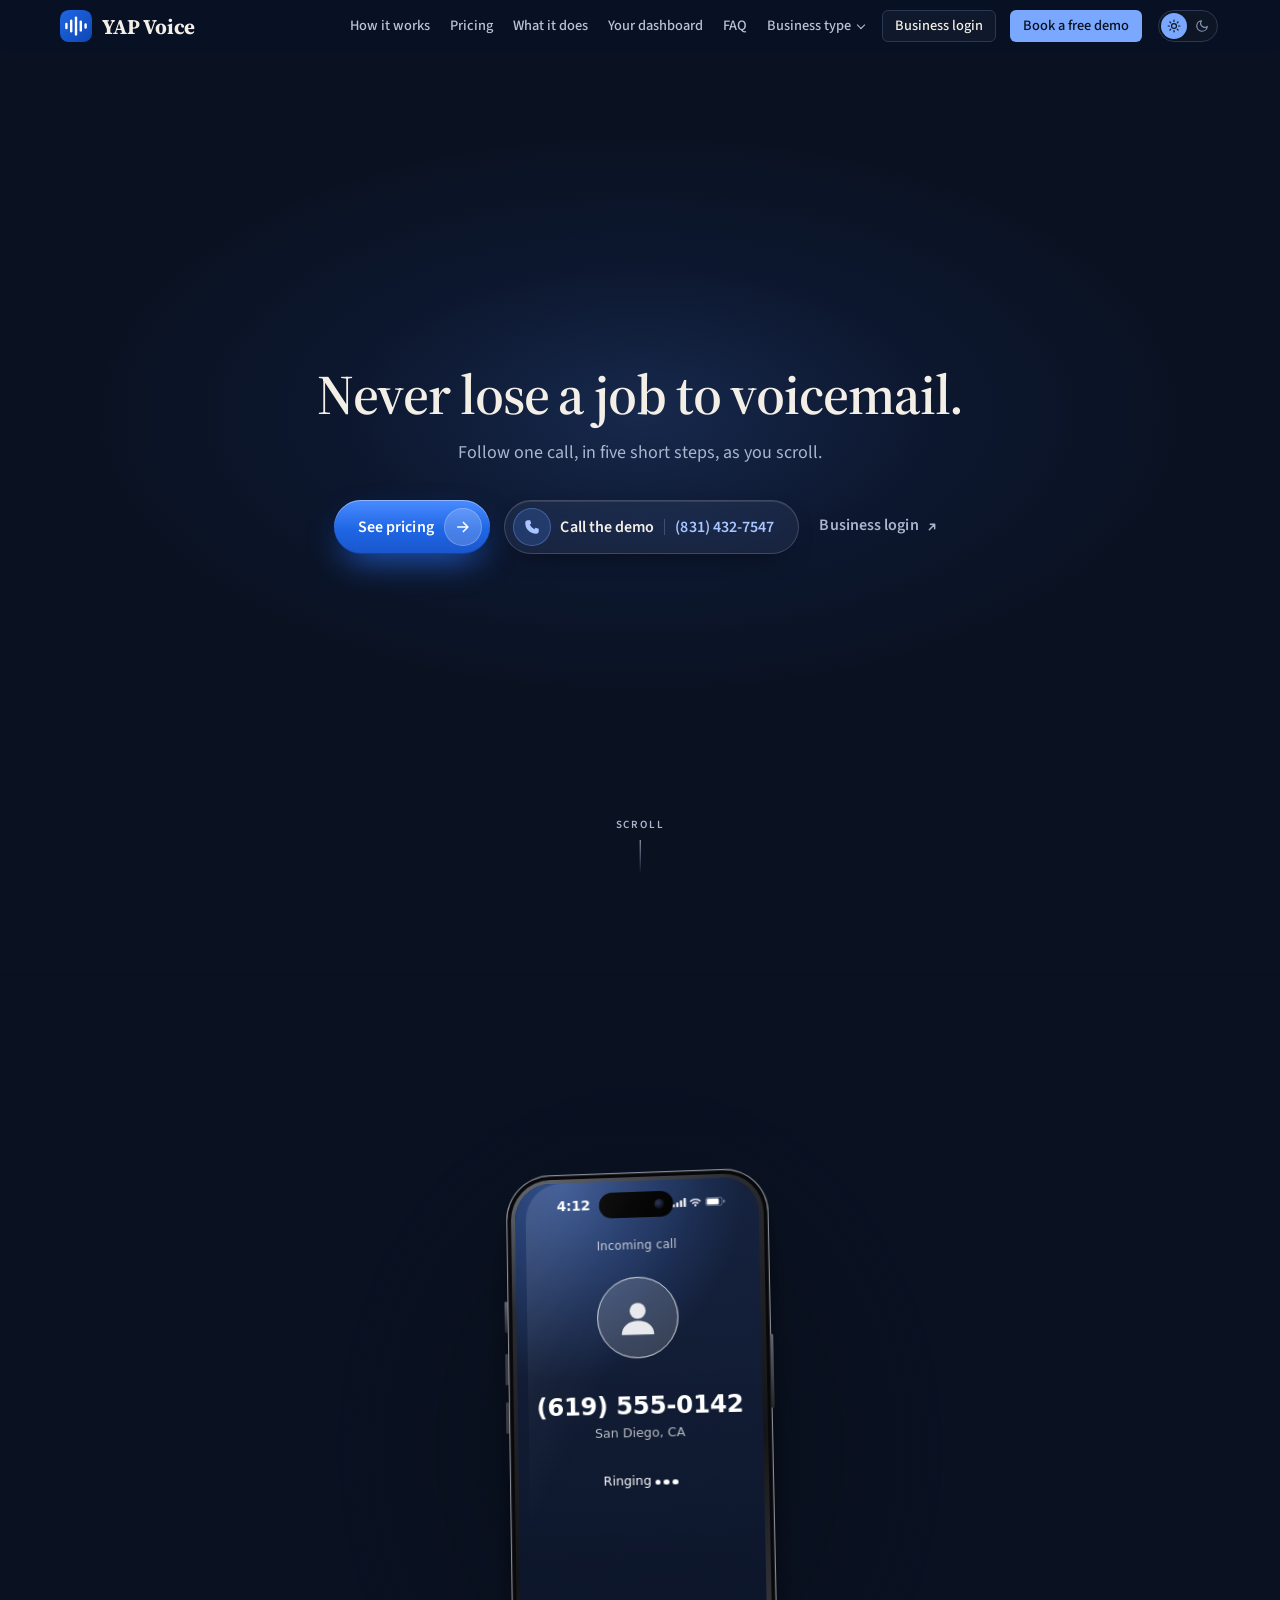
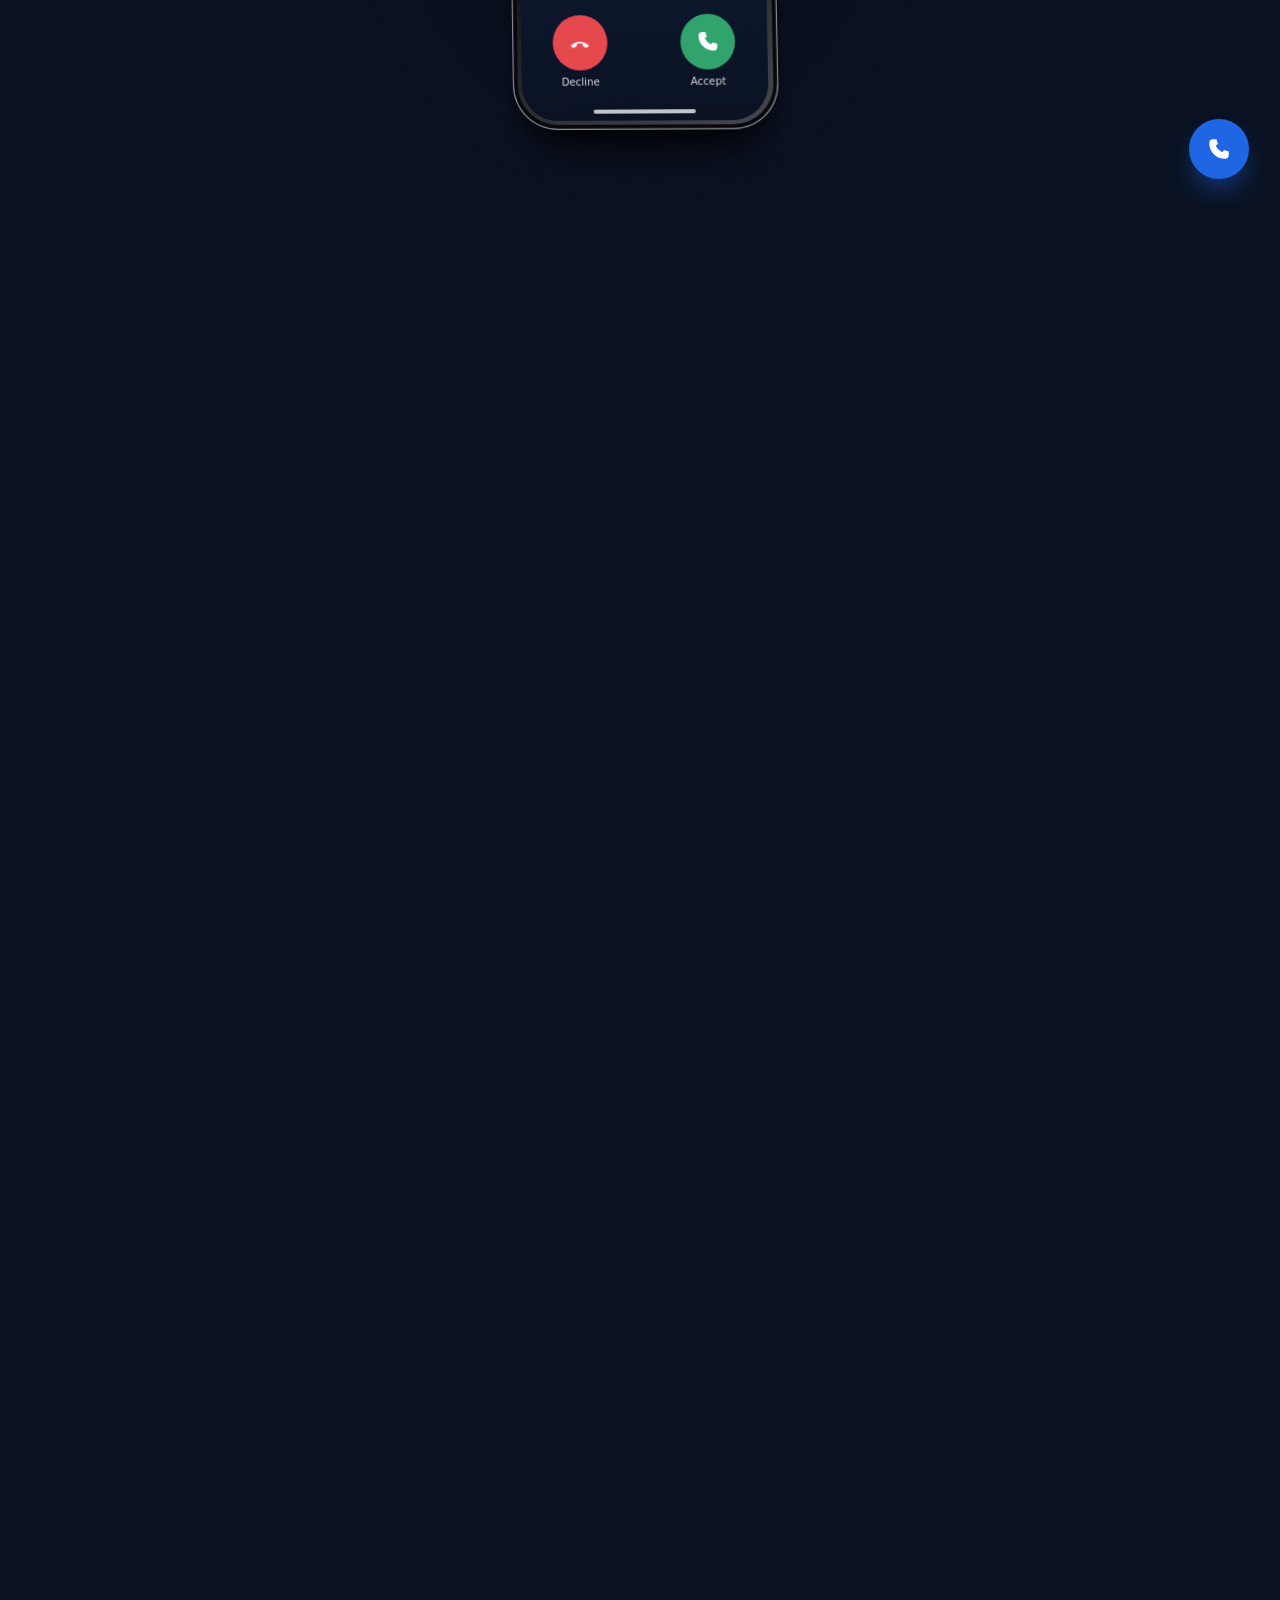
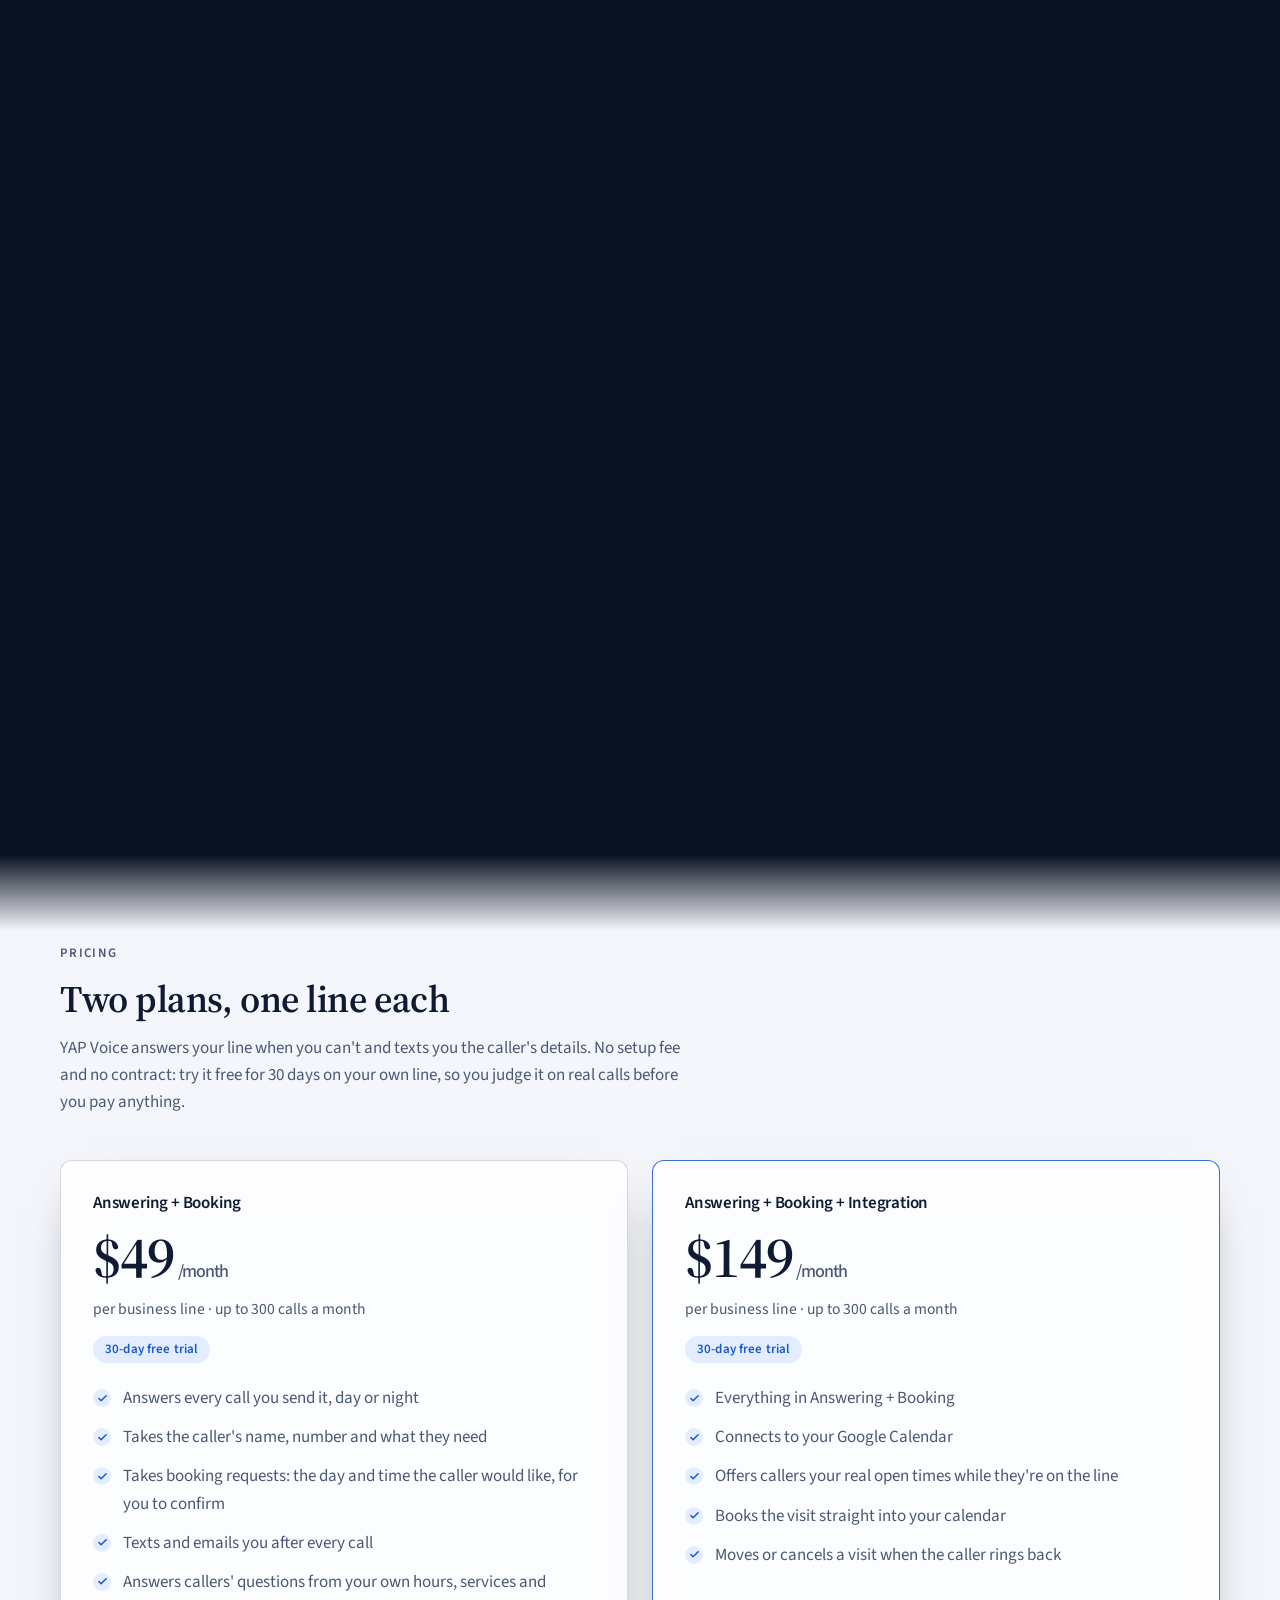
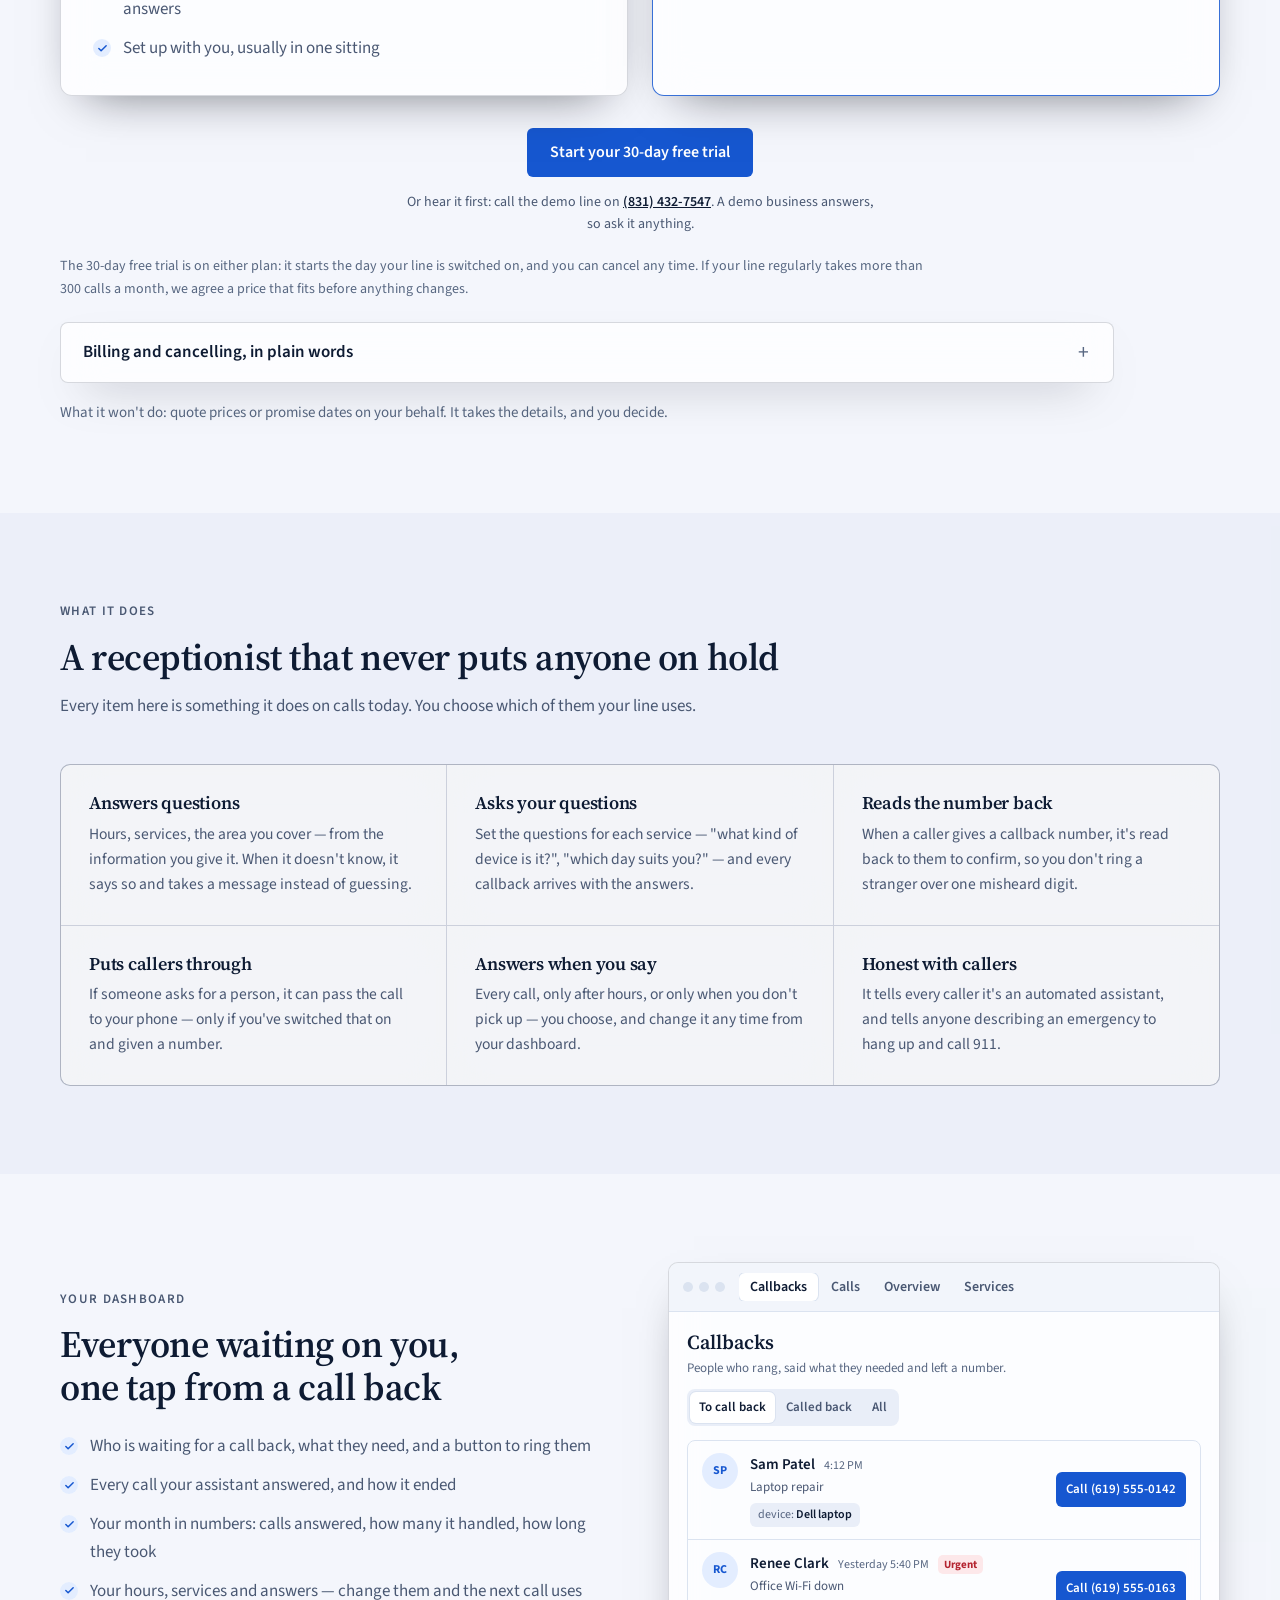
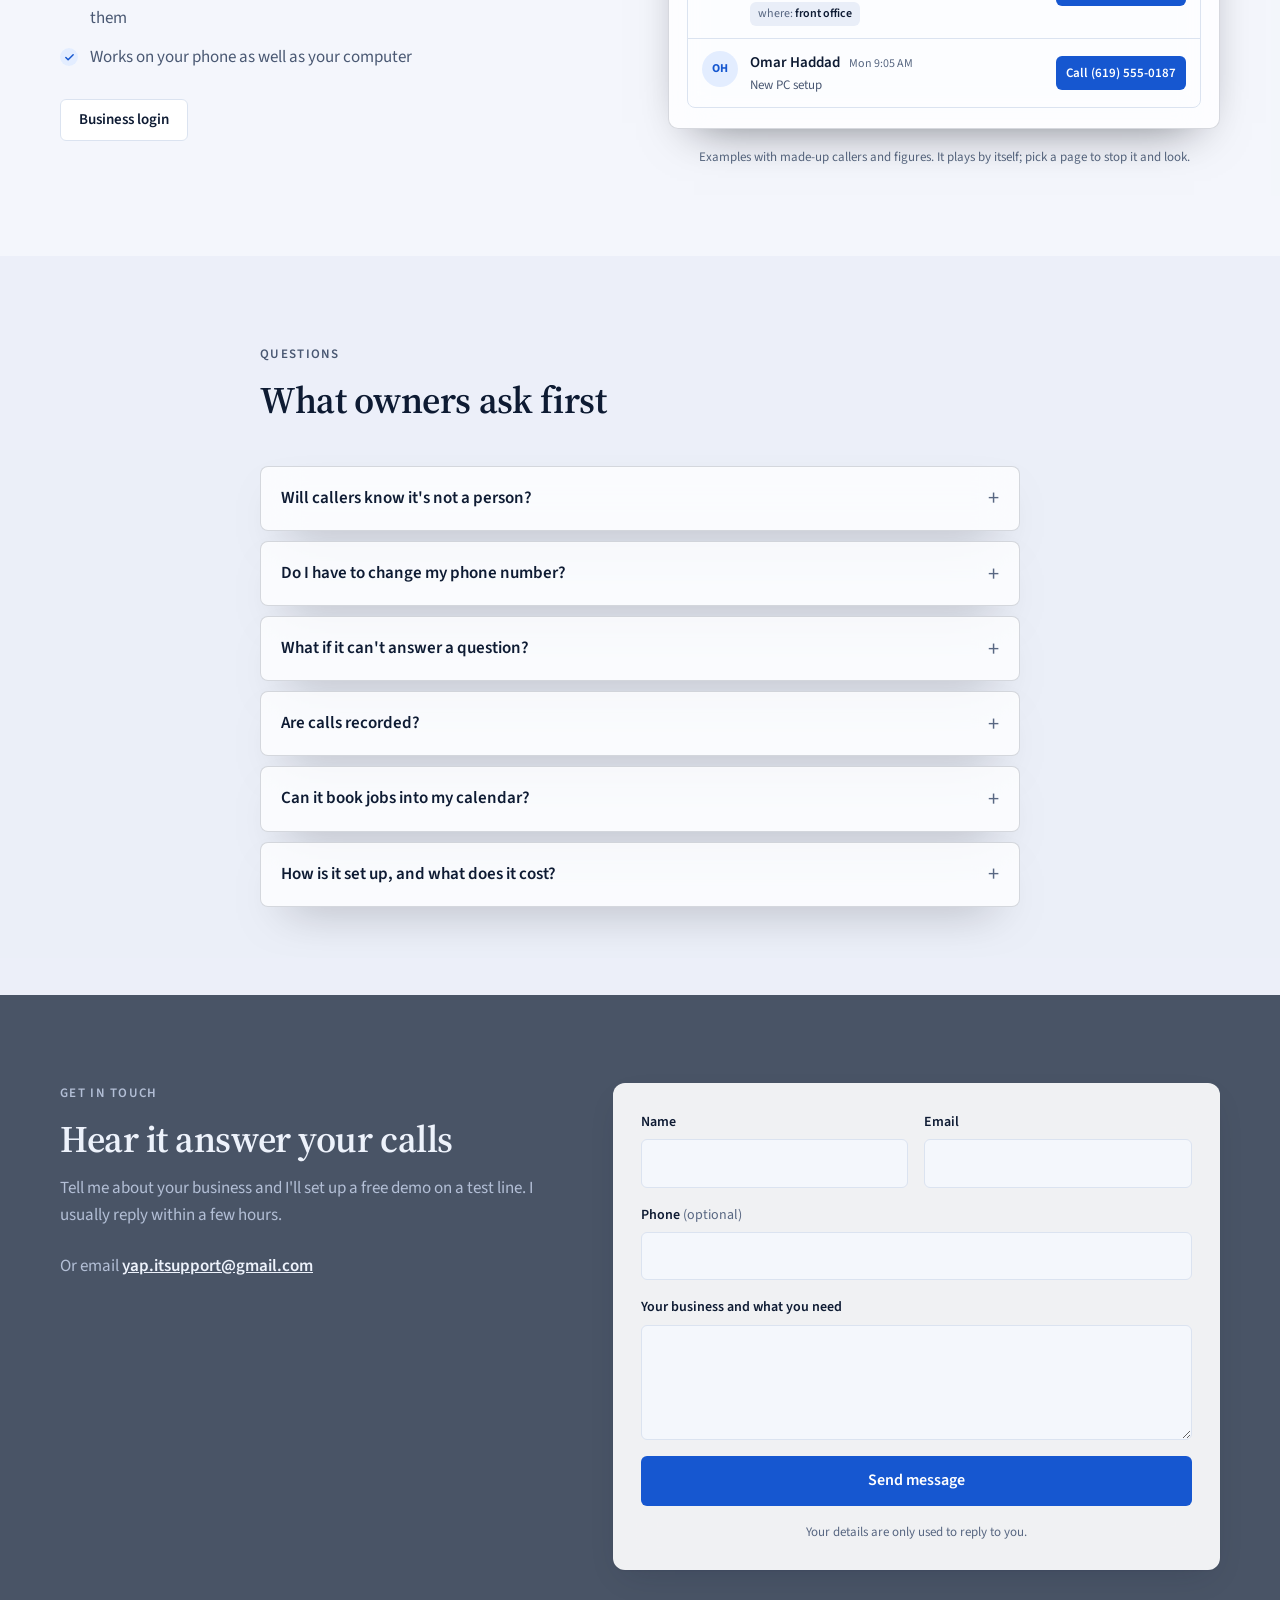
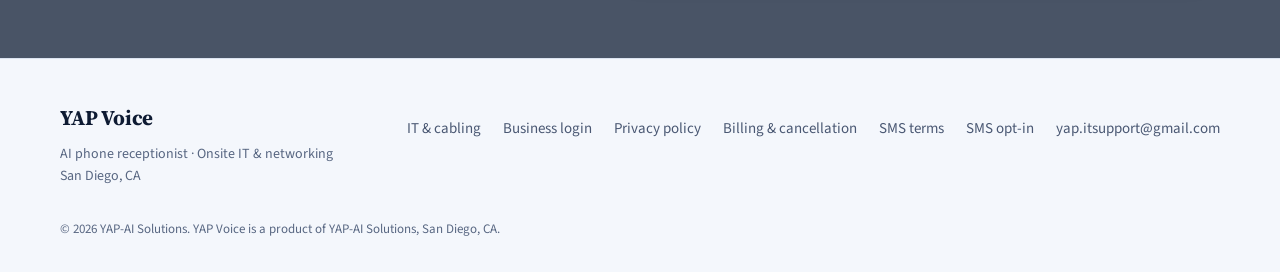
<file: for-it-support.html>
<!DOCTYPE html>
<html lang="en">
<!-- MADE BY tools/build_pages.py FROM index.html. Change that page or that script, then run it; do not edit this file. -->
<head>
  <meta charset="UTF-8" />
  <meta name="viewport" content="width=device-width, initial-scale=1.0" />
  <meta name="format-detection" content="telephone=no" />
  <title>AI phone receptionist for IT support businesses | YAP Voice</title>
  <meta name="description" content="YAP Voice answers your line when you're on site with a client. It takes the caller's name, number and what they need, asks your own questions, and texts and emails it to you." />
  <link rel="canonical" href="https://yap-itsupport.com/for-it-support.html" />
  <link rel="icon" type="image/svg+xml" href="favicon.svg" />
  <script>try{var t=localStorage.getItem('yap-theme');if(t==='light'||t==='dark')document.documentElement.setAttribute('data-theme',t)}catch(e){}</script>
  <script>try{if(!matchMedia('(prefers-reduced-motion: reduce)').matches){var h=document.documentElement;h.classList.add('st-go');setTimeout(function(){if(!h.classList.contains('st-ready'))h.classList.remove('st-go')},3000)}}catch(e){}</script>
  <meta name="theme-color" content="#f4f7fc" media="(prefers-color-scheme: light)" />
  <meta name="theme-color" content="#0a101d" media="(prefers-color-scheme: dark)" />

  <meta property="og:type" content="website" />
  <meta property="og:site_name" content="YAP Voice" />
  <meta property="og:title" content="AI phone receptionist for IT support businesses | YAP Voice" />
  <meta property="og:description" content="YAP Voice answers your line when you're on site with a client. It takes the caller's name, number and what they need, asks your own questions, and texts and emails it to you." />
  <meta property="og:url" content="https://yap-itsupport.com/for-it-support.html" />
  <meta property="og:locale" content="en_US" />
  <meta property="og:image" content="https://yap-itsupport.com/img/og-yap-voice.png" />
  <meta property="og:image:width" content="1200" />
  <meta property="og:image:height" content="630" />
  <meta property="og:image:alt" content="YAP Voice: AI phone receptionist for local businesses. Hear it on 831-432-7547." />
  <meta name="twitter:card" content="summary_large_image" />
  <meta name="twitter:image" content="https://yap-itsupport.com/img/og-yap-voice.png" />

  <link rel="preconnect" href="https://fonts.googleapis.com" />
  <link rel="preconnect" href="https://fonts.gstatic.com" crossorigin />
  <link href="https://fonts.googleapis.com/css2?family=Source+Sans+3:wght@400;500;600;700&family=Source+Serif+4:opsz,wght@8..60,400..700&display=swap" rel="stylesheet" />
  <link rel="stylesheet" href="site.css?v=20261128f" />
  <link rel="stylesheet" href="story.css?v=20261128l" />

  <script type="application/ld+json">
  {
    "@context": "https://schema.org",
    "@type": "LocalBusiness",
    "name": "YAP Voice",
    "url": "https://yap-itsupport.com/",
    "email": "yap.itsupport@gmail.com",
    "description": "AI phone receptionist for local businesses: answers the business line, answers callers' questions, takes callers' details and texts and emails them to the owner. Also onsite network installation, structured cabling and IT support in San Diego, CA (see /it-support.html).",
    "address": { "@type": "PostalAddress", "addressLocality": "San Diego", "addressRegion": "CA", "addressCountry": "US" },
    "areaServed": { "@type": "City", "name": "San Diego" },
    "makesOffer": [
      { "@type": "Offer", "itemOffered": { "@type": "Service", "name": "AI phone receptionist", "description": "Answers business calls, answers questions from the business's own information, takes callers' details and sends them to the owner by text and email." } },
      { "@type": "Offer", "itemOffered": { "@type": "Service", "name": "Network installation & structured cabling", "description": "Onsite Cat6 cabling, patch panels, router and switch setup, and Wi-Fi for homes and small businesses." } }
    ]
  }
  </script>
</head>
<body>
  <a class="skip-link" href="#main">Skip to main content</a>

  <header class="site-header" id="site-header">
    <div class="wrap header__row">
      <a href="index.html" class="brand" aria-label="YAP Voice — home">
        <svg width="30" height="30" viewBox="0 0 40 40" fill="none" aria-hidden="true">
          <defs>
            <linearGradient id="mark" x1="0" y1="0" x2="40" y2="40" gradientUnits="userSpaceOnUse">
              <stop offset="0%" stop-color="#1f66e5"/><stop offset="100%" stop-color="#0f47b3"/>
            </linearGradient>
          </defs>
          <rect width="40" height="40" rx="11" fill="url(#mark)"/>
          <g fill="#fff"><rect x="6.5" y="16" width="3" height="8" rx="1.5"/><rect x="12.5" y="12" width="3" height="16" rx="1.5"/><rect x="18.5" y="8" width="3" height="24" rx="1.5"/><rect x="24.5" y="13" width="3" height="14" rx="1.5"/><rect x="30.5" y="16.5" width="3" height="7" rx="1.5"/></g>
        </svg>
        <span>YAP Voice</span>
      </a>

      <nav class="nav" id="main-nav" aria-label="Primary">
        <a href="#how" class="nav__link">How it works</a>
        <a href="#pricing" class="nav__link">Pricing</a>
        <a href="#features" class="nav__link">What it does</a>
        <a href="#dashboard" class="nav__link">Your dashboard</a>
        <a href="#faq" class="nav__link">FAQ</a>
        <details class="nav__group">
          <summary class="nav__sum">Business type</summary>
          <div class="nav__menu">
            <div class="nav__list">
              <a href="for-restaurants.html" data-type="restaurants">Restaurants<small>Table bookings by phone</small></a>
              <a href="for-handymen.html" data-type="handyman">Handyman<small>Repairs, mounting, odd jobs</small></a>
              <a href="for-cleaning.html" data-type="cleaning">Cleaning<small>Homes, offices, move-outs</small></a>
              <a href="for-auto-repair.html" data-type="auto">Auto repair<small>Garages and mobile mechanics</small></a>
              <a href="for-it-support.html" data-type="it" aria-current="page">IT support<small>Computers, networks, cabling</small></a>
            </div>
            <div class="nav__info" aria-hidden="true"></div>
          </div>
        </details>
        <a href="login.html" class="nav__link nav__link--login">Business login</a>
      </nav>

      <a href="#contact" class="btn btn--primary header__cta">Book a free demo</a>

      <button class="theme-btn" id="theme-btn" type="button" role="switch" aria-checked="false" aria-label="Dark mode" title="Dark mode on or off">
        <span class="theme-btn__track" aria-hidden="true">
          <span class="theme-btn__knob"></span>
          <svg class="theme-btn__sun" viewBox="0 0 24 24" fill="none" stroke="currentColor" stroke-width="2" stroke-linecap="round" stroke-linejoin="round"><circle cx="12" cy="12" r="4.2"/><path d="M12 2v2.2M12 19.8V22M4.9 4.9l1.6 1.6M17.5 17.5l1.6 1.6M2 12h2.2M19.8 12H22M4.9 19.1l1.6-1.6M17.5 6.5l1.6-1.6"/></svg>
          <svg class="theme-btn__moon" viewBox="0 0 24 24" fill="none" stroke="currentColor" stroke-width="2" stroke-linecap="round" stroke-linejoin="round"><path d="M21 12.8A9 9 0 1 1 11.2 3a7 7 0 0 0 9.8 9.8z"/></svg>
        </span>
      </button>

      <button class="menu-btn" id="menu-btn" aria-label="Open menu" aria-expanded="false" aria-controls="main-nav">
        <span></span><span></span><span></span>
      </button>
    </div>
  </header>

  <main id="main">
    <section class="story hero--it" id="top" aria-labelledby="hero-title" data-film="img/story/" data-open="slow" data-flow="booked">
      <div class="st-cover">
        <div class="st-panel">
          <div class="wrap st-intro">
          <p class="eyebrow">AI phone receptionist · For IT support</p>
          <h1 id="hero-title" class="hero__title">Never lose a job to voicemail.</h1>
          <p class="st-sub">Follow one call, in five short steps, as you scroll.</p>
          <div class="st-ways">
            <a href="#pricing" class="st-way st-way--main"><span>See pricing</span><i aria-hidden="true"><svg viewBox="0 0 24 24"><path d="M5 12h13M12.500 6l6 6-6 6"/></svg></i></a>
            <a href="tel:+18314327547" class="st-way st-way--glass"><i aria-hidden="true"><svg viewBox="0 0 24 24"><path d="M6.6 3h3l1.4 4.4-2 1.4a12 12 0 0 0 6.2 6.2l1.4-2L21 14.4v3A3.6 3.6 0 0 1 17.4 21 14.4 14.4 0 0 1 3 6.6 3.6 3.6 0 0 1 6.6 3z"/></svg></i><span>Call the demo</span><b>(831) 432-7547</b></a>
            <a href="login.html" class="st-way st-way--quiet"><span>Business login</span><svg viewBox="0 0 24 24" aria-hidden="true"><path d="M8 16 16 8M9.500 8H16v6.500"/></svg></a>
          </div>
          <div class="st-more" id="st-more">
          <p class="hero__lede">
            YAP Voice answers your business line when you can't — on site with a client, on another call, after hours. It answers the caller's questions, takes their
            name, number and what they need, and <strong>texts it straight to you</strong>.
          </p>
          <div class="hero__actions">
            <a href="#contact" class="btn btn--primary btn--lg">Book a free demo</a>
            <a href="#how" class="btn btn--ghost btn--lg">See how a call goes</a>
          </div>
          <ul class="hero__facts" role="list">
            <li>Keep your number</li>
            <li>Tells callers it's an assistant</li>
            <li>Every callback in your dashboard</li>
          </ul>
          <p class="hero__demo">
            Or hear it now: call the demo line on
            <a href="tel:+18314327547">(831) 432-7547</a>.
            A demo business answers, so ask it anything.
          </p>
          </div>
          </div>
          <div class="st-hint" aria-hidden="true">Scroll<i></i></div>
        </div>
      </div>

      <span class="st-mark" id="how"></span>
      <div class="st-stage" id="st-stage">
        <div class="st-film"><canvas id="st-film" aria-hidden="true"></canvas><div class="st-load" id="st-load"></div></div>
        <div class="st-floor" id="st-floor"></div>
        <canvas id="st-voice" aria-hidden="true"></canvas>
        <ol class="st-copy" id="st-copy" role="list" aria-label="What happens when someone calls">
          <li><div class="st-in"><p class="st-label">Step one</p><h2>A customer calls. You can't pick up.</h2><p class="st-lede">You're with a client, so the call passes to YAP Voice.</p></div></li>
          <li><div class="st-in"><p class="st-label">Step two</p><h2>It answers in your business's name.</h2><p class="st-lede">It tells the caller it's an AI assistant, then answers their questions.</p></div></li>
          <li><div class="st-in"><p class="st-label">Step three</p><h2>It takes down what matters.</h2><p class="st-lede">The job, the name and the number, asked the way you'd ask. Nothing is recorded.</p></div></li>
          <li><div class="st-in"><p class="st-label">Step four</p><h2>It books the visit, on the call.</h2><p class="st-lede">With your Google Calendar connected, it offers your open times and puts the visit straight in.</p></div></li>
          <li><div class="st-in"><p class="st-label">Step five</p><h2>You get the details. Nobody has to call back.</h2><p class="st-lede">A text and an email, moments after the call. Hear it answer for yourself: <a href="tel:+18314327547"><b>831-432-7547</b></a></p></div></li>
        </ol>
        <p class="st-credit">Stock footage. The business and the caller are made up.</p>
        <div class="st-line" id="st-line"></div>
      </div>

      <div class="st-lift" id="st-lift">
        <button class="st-skip" id="st-skip" type="button">Skip the story</button>
        <a class="st-cta" id="st-cta" href="tel:+18314327547" aria-label="Call the demo line, 831-432-7547"><svg viewBox="0 0 24 24" aria-hidden="true"><path d="M6.6 3h3l1.4 4.4-2 1.4a12 12 0 0 0 6.2 6.2l1.4-2L21 14.4v3A3.6 3.6 0 0 1 17.4 21 14.4 14.4 0 0 1 3 6.6 3.6 3.6 0 0 1 6.6 3z"/></svg><span>831-432-7547</span></a>
        <div class="st-rig" id="st-rig" aria-hidden="true">
          <div class="st-glow"></div>
          <div class="st-pivot" id="st-pivot">
          <div class="st-waves" id="st-waves"></div>
          <div class="st-handset" id="st-handset"><div class="st-rim" id="st-rim"></div><div class="st-screen">
        <div class="st-island"></div>
        <div class="st-view st-v0" data-time="4:12">
          <div class="st-kind">Incoming call</div>
          <div class="st-face"><svg viewBox="0 0 24 24"><circle cx="12" cy="8.5" r="4.2"/><path d="M3.5 21c0-4.6 3.8-7.3 8.5-7.3s8.500 2.700 8.500 7.300z"/></svg></div>
          <div class="st-who">(619) 555-0142</div><div class="st-where">San Diego, CA</div>
          <div class="st-mid">
            <div class="st-ringing" data-until=".42">Ringing<i></i><i></i><i></i></div>
            <div class="st-pass" data-at=".46"><svg viewBox="0 0 40 40"><rect width="40" height="40" rx="11" fill="url(#mark)"/><g fill="#fff"><rect x="6.5" y="16" width="3" height="8" rx="1.5"/><rect x="12.5" y="12" width="3" height="16" rx="1.5"/><rect x="18.5" y="8" width="3" height="24" rx="1.5"/><rect x="24.5" y="13" width="3" height="14" rx="1.5"/><rect x="30.5" y="16.5" width="3" height="7" rx="1.5"/></g></svg><div><b>No answer</b><small>YAP Voice is picking up</small></div></div>
          </div>
          <div class="st-btns"><div><i class="st-no"><svg viewBox="0 0 24 24"><path d="M3 15c5-5 13-5 18 0l-2.5 2.5-3.5-2v-2.2a9 9 0 0 0-6 0v2.2l-3.5 2z"/></svg></i><span>Decline</span></div><div><i class="st-yes"><svg viewBox="0 0 24 24"><path d="M6.6 3h3l1.4 4.4-2 1.4a12 12 0 0 0 6.2 6.2l1.4-2L21 14.4v3A3.6 3.6 0 0 1 17.4 21 14.4 14.4 0 0 1 3 6.6 3.6 3.6 0 0 1 6.6 3z"/></svg></i><span>Accept</span></div></div>
        </div>
        <div class="st-view st-v1" data-time="4:12">
          <p class="st-meanwhile">Meanwhile, on the call</p>
          <div class="st-onwith"><svg viewBox="0 0 40 40"><rect width="40" height="40" rx="11" fill="url(#mark)"/><g fill="#fff"><rect x="6.5" y="16" width="3" height="8" rx="1.5"/><rect x="12.5" y="12" width="3" height="16" rx="1.5"/><rect x="18.5" y="8" width="3" height="24" rx="1.5"/><rect x="24.5" y="13" width="3" height="14" rx="1.5"/><rect x="30.5" y="16.5" width="3" height="7" rx="1.5"/></g></svg><b>Northside IT</b><small>Answered by YAP Voice</small></div>
          <p class="st-clock"><i></i><span data-clock="3,21">0:03</span></p>
          <div class="st-sound" aria-hidden="true"><i></i><i></i><i></i><i></i><i></i><i></i><i></i><i></i><i></i><i></i><i></i><i></i><i></i></div>
          <div class="st-said">
            <p class="st-say" data-until=".24"><small>The assistant says</small>Thanks for calling Northside IT. I'm the AI assistant here, and I'll take down what you need.</p>
            <p class="st-say" data-at=".32" data-until=".56"><small>The customer says</small>Hi, my laptop won't turn on and I need it for work.</p>
            <p class="st-say" data-at=".64"><small>The assistant says</small>Sure. What kind of device is it?</p>
          </div>
          <div class="st-keys" aria-hidden="true">
            <i><svg viewBox="0 0 24 24"><path d="M12 15a3 3 0 0 0 3-3V6a3 3 0 0 0-6 0v6a3 3 0 0 0 3 3zm5-3a5 5 0 0 1-10 0H5a7 7 0 0 0 6 6.9V21h2v-2.100A7 7 0 0 0 19 12z"/></svg></i>
            <i><svg viewBox="0 0 24 24"><circle cx="6" cy="6" r="1.800"/><circle cx="12" cy="6" r="1.800"/><circle cx="18" cy="6" r="1.800"/><circle cx="6" cy="12" r="1.800"/><circle cx="12" cy="12" r="1.800"/><circle cx="18" cy="12" r="1.800"/><circle cx="6" cy="18" r="1.800"/><circle cx="12" cy="18" r="1.800"/><circle cx="18" cy="18" r="1.800"/></svg></i>
            <i><svg viewBox="0 0 24 24"><path d="M4 9v6h4l5 4V5L8 9zm11.500 3a4 4 0 0 0-2-3.500v7a4 4 0 0 0 2-3.500zM13.500 3.300v2.100a7 7 0 0 1 0 13.200v2.100a9 9 0 0 0 0-17.400z"/></svg></i>
            <i class="st-end"><svg viewBox="0 0 24 24"><path d="M3 15c5-5 13-5 18 0l-2.500 2.500-3.500-2v-2.200a9 9 0 0 0-6 0v2.200l-3.500 2z"/></svg></i>
          </div>
        </div>
        <div class="st-view st-v2" data-time="4:13">
          <div class="st-bar"><svg viewBox="0 0 40 40"><rect width="40" height="40" rx="11" fill="url(#mark)"/><g fill="#fff"><rect x="6.5" y="16" width="3" height="8" rx="1.5"/><rect x="12.5" y="12" width="3" height="16" rx="1.5"/><rect x="18.5" y="8" width="3" height="24" rx="1.5"/><rect x="24.5" y="13" width="3" height="14" rx="1.5"/><rect x="30.5" y="16.5" width="3" height="7" rx="1.5"/></g></svg><div><b>Northside IT</b><small>Still on the call</small></div><em><i class="st-live"><i></i><i></i><i></i></i><span data-clock="26,47">0:26</span></em></div>
          <div class="st-got">
            <div><small>The job</small><b>Laptop repair</b><span>device: Dell laptop</span></div>
            <div data-at=".28"><small>Name</small><b>Sam Patel</b></div>
            <div data-at=".54"><small>Number</small><b>(619) 555-0142</b></div>
          </div>
        </div>
        <div class="st-view st-v2 st-book" data-time="4:13">
          <div class="st-bar"><svg viewBox="0 0 40 40"><rect width="40" height="40" rx="11" fill="url(#mark)"/><g fill="#fff"><rect x="6.5" y="16" width="3" height="8" rx="1.5"/><rect x="12.5" y="12" width="3" height="16" rx="1.5"/><rect x="18.5" y="8" width="3" height="24" rx="1.5"/><rect x="24.5" y="13" width="3" height="14" rx="1.5"/><rect x="30.5" y="16.5" width="3" height="7" rx="1.5"/></g></svg><div><b>Northside IT</b><small>Still on the call</small></div><em><i class="st-live"><i></i><i></i><i></i></i><span data-clock="48,66">0:48</span></em></div>
          <p class="st-open-times">Your open times, from your Google Calendar</p>
          <div class="st-slots"><span><i data-at=".3"></i><b>Fri 10:00 AM</b></span><span><b>Fri 2:30 PM</b></span><span><b>Mon 9:00 AM</b></span></div>
          <p class="st-say st-say--line" data-at=".3"><small>The customer says</small>Friday at ten works.</p>
          <div class="st-booked" data-at=".56"><i><svg viewBox="0 0 24 24"><path d="M5 12.500l4.500 4.500L19 7.500"/></svg></i><div><small>Booked in your Google Calendar</small><b>Fri, Nov 20 · 10:00 AM</b><span>Laptop repair · Sam Patel</span></div></div>
        </div>
        <div class="st-view st-v3" data-time="4:14">
          <div class="st-date">Thursday, November 19</div><div class="st-time">4:14</div>
          <div class="st-note" data-at=".2"><div class="st-hd"><i><svg viewBox="0 0 24 24"><path d="M4 4h16a2 2 0 0 1 2 2v9a2 2 0 0 1-2 2H9l-5 4v-4a2 2 0 0 1-2-2V6a2 2 0 0 1 2-2z"/></svg></i>Messages<span>now</span></div>
          <p><b>YAP Voice: New enquiry for Northside IT</b><br>Services: Laptop repair<br>Name: Sam Patel<br>Phone: +16195550142<br>device: Dell laptop<br>Visit: Fri 11/20, 10:00 AM</p></div>
          <div class="st-note st-cal" data-at=".5"><div class="st-hd"><i><svg viewBox="0 0 24 24"><path d="M7 3v3M17 3v3M4 9h16M6 5h12a2 2 0 0 1 2 2v11a2 2 0 0 1-2 2H6a2 2 0 0 1-2-2V7a2 2 0 0 1 2-2z"/></svg></i>Calendar<span>now</span></div>
          <p><b>Laptop repair · Sam Patel</b><br>Fri, Nov 20 · 10:00 AM</p></div>
        </div>
        <div class="st-glass" id="st-glass"></div><div class="st-shine" id="st-shine"></div>
          </div></div>
          </div>
        </div>
      </div>
      <template id="st-status"><div class="st-status"><b></b><span>
        <svg viewBox="0 0 18 12"><rect x="0" y="8" width="3" height="4" rx="1"/><rect x="5" y="5.5" width="3" height="6.5" rx="1"/><rect x="10" y="3" width="3" height="9" rx="1"/><rect x="15" y="0" width="3" height="12" rx="1"/></svg>
        <svg viewBox="0 0 16 12"><circle cx="8" cy="10.2" r="1.5"/><path d="M3.3 7.2a6.6 6.6 0 0 1 9.4 0l-1.4 1.4a4.6 4.6 0 0 0-6.6 0zM.5 4.3a10.6 10.6 0 0 1 15 0l-1.4 1.4a8.6 8.6 0 0 0-12.2 0z"/></svg>
        <svg viewBox="0 0 27 12"><rect x="0.5" y="0.5" width="22" height="11" rx="3.2" fill="none" stroke="currentColor" stroke-opacity="0.45"/><rect x="2" y="2" width="16" height="8" rx="1.8"/><rect x="24" y="4" width="2" height="4" rx="1" fill-opacity="0.5"/></svg>
      </span></div></template>
    </section>

    <section class="section section--photo band--price" id="pricing" aria-labelledby="pricing-title">
      <div class="wrap">
        <header class="section__head">
          <p class="eyebrow">Pricing</p>
          <h2 id="pricing-title" class="section__title">Two plans, one line each</h2>
          <p class="section__lede">YAP Voice answers your line when you can't and texts you the caller's details. No setup fee and no contract: try it free for 30 days on your own line, so you judge it on real calls before you pay anything.</p>
        </header>
        <div class="plans">
          <article class="plan">
            <h3 class="plan__name">Answering + Booking</h3>
            <p class="plan__amount">$49<span class="plan__per">/month</span></p>
            <p class="plan__sub">per business line · up to 300 calls a month</p>
            <p class="plan__trial">30-day free trial</p>
            <ul class="ticks plan__list" role="list">
              <li>Answers every call you send it, day or night</li>
              <li>Takes the caller's name, number and what they need</li>
              <li>Takes booking requests: the day and time the caller would like, for you to confirm</li>
              <li>Texts and emails you after every call</li>
              <li>Answers callers' questions from your own hours, services and answers</li>
              <li>Set up with you, usually in one sitting</li>
            </ul>
          </article>
          <article class="plan plan--more">
            <h3 class="plan__name">Answering + Booking + Integration</h3>
            <p class="plan__amount">$149<span class="plan__per">/month</span></p>
            <p class="plan__sub">per business line · up to 300 calls a month</p>
            <p class="plan__trial">30-day free trial</p>
            <ul class="ticks plan__list" role="list">
              <li>Everything in Answering + Booking</li>
              <li>Connects to your Google Calendar</li>
              <li>Offers callers your real open times while they're on the line</li>
              <li>Books the visit straight into your calendar</li>
              <li>Moves or cancels a visit when the caller rings back</li>
            </ul>
          </article>
        </div>
        <div class="plans__go">
          <a href="#contact" class="btn btn--primary btn--lg">Start your 30-day free trial</a>
          <p class="plans__hear">Or hear it first: call the demo line on <a href="tel:+18314327547">(831) 432-7547</a>. A demo business answers, so ask it anything.</p>
        </div>
        <p class="plan__fine">The 30-day free trial is on either plan: it starts the day your line is switched on, and you can cancel any time. If your line regularly takes more than 300 calls a month, we agree a price that fits before anything changes.</p>
        <details class="billing" id="billing">
          <summary>Billing and cancelling, in plain words</summary>
          <div class="billing__body">
          <p class="updated">Last updated: November 28, 2026</p>

          <p>YAP VOICE is a product of <strong>YAP-AI Solutions</strong> ("I", "me", or "my"), San Diego, CA. This says what a business pays for YAP VOICE, when it pays, how to cancel, and what happens when it does. It is written to be read in a few minutes.</p>

          <h3 id="billing-plans">Plans and Prices</h3>
          <ul>
          <li><strong>Answering + Booking: $49 a month</strong> for each business phone line. The assistant answers the calls you send it, takes the caller's name, number and what they need, takes the day and time they would like as a booking request for you to confirm, answers questions from the information you give it, and texts and emails you after each call.</li>
          <li><strong>Answering + Booking + Integration: $149 a month</strong> for each business phone line. Everything in Answering + Booking, with your own Google Calendar connected: the assistant offers callers your real open times and books, moves and cancels visits in your calendar.</li>
          <li>A restaurant's line is on the $49 plan. Its booking requests are table requests, which you confirm.</li>
          </ul>
          <p>There is no setup fee and no minimum term. Prices are in US dollars. If the law requires me to collect a tax on the service, it is shown before you pay.</p>

          <h3 id="billing-calls">How Many Calls a Plan Covers</h3>
          <p>Each plan covers up to <strong>300 calls a month</strong> on its line. If a month goes over, the assistant keeps answering and you are <strong>not charged extra</strong> for that month.</p>
          <p>If your line takes more than 300 calls a month for two months in a row, I will write to you and we agree a price that fits before anything changes. If we cannot agree, either of us can end the service at the end of the month you have paid for.</p>

          <h3 id="billing-trial">The 30-Day Free Trial</h3>
          <ul>
          <li>The trial is on either plan and starts the day your line is switched on.</li>
          <li>You pay nothing during the trial, and you do not need to give a card to start it.</li>
          <li>Before the trial ends I send you a payment link. If you want to carry on, you pay through it and your first paid month starts the day after the trial ends.</li>
          <li>If you do not want to carry on, tell me or simply do not pay. The line is switched off when the trial ends and you owe nothing.</li>
          </ul>

          <h3 id="billing-paying">Paying</h3>
          <ul>
          <li>You pay <strong>monthly, in advance</strong>, by card, through Stripe. I never see or store your card number.</li>
          <li><strong>It renews automatically.</strong> Your card is charged the plan's price on the same day each month until you cancel.</li>
          <li>Stripe emails you a receipt for every payment.</li>
          <li>If a payment fails, Stripe tries the card again and I write to you. If it is still unpaid after 7 days, the line may be paused until it is paid. A paused line is not answered by the assistant.</li>
          <li>If a price is going to change, I tell you by email at least 30 days before, and you can cancel before the new price starts.</li>
          </ul>

          <h3 id="billing-cancelling">Cancelling</h3>
          <ul>
          <li>You can cancel <strong>at any time</strong>, for any reason, with no fee. Email <a href="mailto:yap.itsupport@gmail.com">yap.itsupport@gmail.com</a> from the address on your account, or tell me by phone or text.</li>
          <li>Cancelling stops the next charge. The assistant keeps answering until the end of the month you have already paid for, unless you ask me to switch it off sooner.</li>
          <li>If your own phone number forwards calls to the assistant, turn that forwarding off when you leave. I will show you how.</li>
          </ul>

          <h3 id="billing-refunds">Refunds</h3>
          <ul>
          <li>A month that has already started is not refunded when you cancel.</li>
          <li>If you were charged by mistake, or charged after you had cancelled, I refund that charge in full.</li>
          </ul>

          <h3 id="billing-leaving">Your Information When You Leave</h3>
          <p>When your account closes, your phone line is released and the information held for your business is deleted, as the <a href="privacy-policy.html">privacy policy</a> describes. If you would like a copy of your setup and your enquiries first, ask before you cancel.</p>

          <h3 id="billing-changes">Changes to These Terms</h3>
          <p>If these terms change, the date at the top changes, and customers are told by email at least 30 days before a change that affects what they pay or how they cancel.</p>

          <h3 id="billing-contact">Contact</h3>
          <p>Questions about a charge or about cancelling: <a href="mailto:yap.itsupport@gmail.com">yap.itsupport@gmail.com</a>.</p>
          </div>
        </details>
        <p class="plan__note">What it won't do: quote prices or promise dates on your behalf. It takes the details, and you decide.</p>
      </div>
    </section>

    <section class="section section--tint section--photo band--office" id="features" aria-labelledby="features-title">
      <div class="wrap">
        <header class="section__head">
          <p class="eyebrow">What it does</p>
          <h2 id="features-title" class="section__title">A receptionist that never puts anyone on hold</h2>
          <p class="section__lede">Every item here is something it does on calls today. You choose which of them your line uses.</p>
        </header>
        <div class="features">
          <article class="feature">
            <h3>Answers questions</h3>
            <p>Hours, services, the area you cover — from the information you give it. When it doesn't know, it says so and takes a message instead of guessing.</p>
          </article>
          <article class="feature">
            <h3>Asks your questions</h3>
            <p>Set the questions for each service — "what kind of device is it?", "which day suits you?" — and every callback arrives with the answers.</p>
          </article>
          <article class="feature">
            <h3>Reads the number back</h3>
            <p>When a caller gives a callback number, it's read back to them to confirm, so you don't ring a stranger over one misheard digit.</p>
          </article>
          <article class="feature">
            <h3>Puts callers through</h3>
            <p>If someone asks for a person, it can pass the call to your phone — only if you've switched that on and given a number.</p>
          </article>
          <article class="feature">
            <h3>Answers when you say</h3>
            <p>Every call, only after hours, or only when you don't pick up — you choose, and change it any time from your dashboard.</p>
          </article>
          <article class="feature">
            <h3>Honest with callers</h3>
            <p>It tells every caller it's an automated assistant, and tells anyone describing an emergency to hang up and call 911.</p>
          </article>
        </div>
      </div>
    </section>

    <section class="section section--photo band--laptop" id="dashboard" aria-labelledby="dashboard-title">
      <div class="wrap split">
        <div class="split__copy">
          <p class="eyebrow">Your dashboard</p>
          <h2 id="dashboard-title" class="section__title">Everyone waiting on you, one tap from a call back</h2>
          <ul class="ticks" role="list">
            <li data-scene="0 1 2 3">Who is waiting for a call back, what they need, and a button to ring them</li>
            <li data-scene="4">Every call your assistant answered, and how it ended</li>
            <li data-scene="5">Your month in numbers: calls answered, how many it handled, how long they took</li>
            <li data-scene="6">Your hours, services and answers — change them and the next call uses them</li>
            <li>Works on your phone as well as your computer</li>
          </ul>
          <a href="login.html" class="btn btn--ghost">Business login</a>
        </div>

        <figure class="mock" id="dash-story" aria-label="Examples of four pages in the dashboard">
          <div class="mock__frame">
            <input class="mock__pick" type="radio" name="mock-page" id="mock-callbacks" checked />
            <input class="mock__pick" type="radio" name="mock-page" id="mock-calls" />
            <input class="mock__pick" type="radio" name="mock-page" id="mock-overview" />
            <input class="mock__pick" type="radio" name="mock-page" id="mock-services" />
            <div class="mock__bar">
              <span></span><span></span><span></span>
              <div class="mock__tabs" role="group" aria-label="Dashboard page shown">
                <label for="mock-callbacks">Callbacks</label>
                <label for="mock-calls">Calls</label>
                <label for="mock-overview">Overview</label>
                <label for="mock-services">Services</label>
              </div>
            </div>

            <div class="mock__page mock__page--callbacks">
              <div class="mock__head">
                <p><strong>Callbacks</strong><small>People who rang, said what they needed and left a number.</small></p>
                <p class="mock__filter"><b>To call back</b><span>Called back</span><span>All</span></p>
              </div>
              <ul class="mock__list" role="list">
                <li class="mock__row--new">
                  <span class="mock__av">SP</span>
                  <div><strong>Sam Patel <small>4:12 PM</small></strong><p>Laptop repair</p><p class="mock__chips"><span>device: <b>Dell laptop</b></span></p></div>
                  <span class="mock__call"><b>Call (619) 555-0142</b><i>Called back</i></span>
                </li>
                <li>
                  <span class="mock__av">RC</span>
                  <div><strong>Renee Clark <small>Yesterday 5:40 PM</small> <em>Urgent</em></strong><p>Office Wi-Fi down</p><p class="mock__chips"><span>where: <b>front office</b></span></p></div>
                  <span class="mock__call">Call (619) 555-0163</span>
                </li>
                <li>
                  <span class="mock__av">OH</span>
                  <div><strong>Omar Haddad <small>Mon 9:05 AM</small></strong><p>New PC setup</p></div>
                  <span class="mock__call">Call (619) 555-0187</span>
                </li>
              </ul>
            </div>

            <div class="mock__page mock__page--calls">
              <div class="mock__head">
                <p><strong>Calls</strong><small>Every call your assistant answered, newest first.</small></p>
              </div>
              <p class="mock__day">Today <span>4 calls</span></p>
              <ul class="mock__list mock__list--calls" role="list">
                <li><time>4:12 PM</time><div><strong>Sam Patel</strong><p>Wants a call back · Laptop repair</p></div><span class="mock__badge mock__badge--cb">Callback taken</span></li>
                <li><time>2:47 PM</time><div><strong>(619) 555-0171</strong><p>0m 48s call</p></div><span class="mock__badge">Question answered</span></li>
                <li><time>11:05 AM</time><div><strong>(858) 555-0119</strong><p>1m 31s call · passed to you</p></div><span class="mock__badge">Passed to you</span></li>
                <li><time>9:30 AM</time><div><strong>(213) 555-0108</strong><p>Never answered</p></div><span class="mock__badge mock__badge--off">Spam, blocked</span></li>
              </ul>
            </div>

            <div class="mock__page mock__page--overview">
              <div class="mock__head">
                <p><strong>Overview</strong><small>The last 30 days on your line.</small></p>
              </div>
              <dl class="mock__stats">
                <div><dt>Calls answered</dt><dd data-count="42" data-fmt="int">42</dd><small>Last 30 days · 3 spam kept out</small></div>
                <div><dt>Handled by the assistant</dt><dd data-count="90" data-fmt="pct">90%</dd><small>38 of 42 · 4 passed to you</small></div>
                <div><dt>Callbacks</dt><dd data-count="17" data-fmt="int">17</dd><small>2 still to make</small></div>
                <div><dt>Average call</dt><dd data-count="84" data-fmt="dur">1m 24s</dd><small>Answer to hang-up</small></div>
              </dl>
              <p class="mock__day">Calls per day</p>
              <div class="mock__chart" aria-hidden="true">
                <i style="height:30%;--i:0"></i><i style="height:55%;--i:1"></i><i style="height:20%;--i:2"></i><i style="height:70%;--i:3"></i><i style="height:45%;--i:4"></i><i style="height:10%;--i:5"></i><i style="height:35%;--i:6"></i><i style="height:60%;--i:7"></i><i style="height:85%;--i:8"></i><i style="height:40%;--i:9"></i><i style="height:65%;--i:10"></i><i style="height:25%;--i:11"></i><i style="height:50%;--i:12"></i><i style="height:100%;--i:13"></i>
              </div>
            </div>

            <div class="mock__page mock__page--services">
              <div class="mock__head">
                <p><strong>Services</strong><small>What your business does, and what the assistant asks about each job.</small></p>
              </div>
              <div class="mock__service">
                <strong>Laptop repair</strong>
                <p class="mock__day">The agent asks</p>
                <ol><li>What kind of device is it?</li></ol>
              </div>
              <div class="mock__service">
                <strong>Network problem</strong>
                <p class="mock__day">The agent asks</p>
                <ol><li>Is it one computer or the whole office?</li></ol>
              </div>
            </div>
          </div>
          <figcaption class="phone__caption">Examples with made-up callers and figures. It plays by itself; pick a page to stop it and look.</figcaption>
        </figure>
      </div>
    </section>

    <section class="section section--tint section--photo band--notes" id="faq" aria-labelledby="faq-title">
      <div class="wrap narrow">
        <header class="section__head">
          <p class="eyebrow">Questions</p>
          <h2 id="faq-title" class="section__title">What owners ask first</h2>
        </header>
        <div class="faq">
          <details>
            <summary>Will callers know it's not a person?</summary>
            <p>Yes. Every call starts with it saying it's your business's automated assistant. If someone asks whether they're talking to a robot, it answers plainly.</p>
          </details>
          <details>
            <summary>Do I have to change my phone number?</summary>
            <p>No. You keep the number your customers know and forward the calls you want it to answer — every call, after hours only, or when you don't pick up.</p>
          </details>
          <details>
            <summary>What if it can't answer a question?</summary>
            <p>It says it doesn't know rather than making something up, takes the caller's details, and you get them by text and email like any other callback.</p>
          </details>
          <details>
            <summary>Are calls recorded?</summary>
            <p>No. There's no audio recording and no transcript is kept. You get the details the caller gave — name, number, what they need — and a short note of what they asked for. The <a href="privacy-policy.html">privacy policy</a> has the full detail.</p>
          </details>
          <details>
            <summary>Can it book jobs into my calendar?</summary>
            <p>Yes, if you want it to. Connect your Google Calendar from your dashboard and, once it has taken a caller's details, the assistant offers them two open times and puts the visit in your calendar for you to confirm. It only checks when you're busy — it never reads your other events — and it only changes the visits it booked. You can disconnect it at any time. The <a href="privacy-policy.html#google-calendar">privacy policy</a> says exactly what it does with your calendar.</p>
          </details>
          <details>
            <summary>How is it set up, and what does it cost?</summary>
            <p>We set it up with you: your services, hours, the questions you want asked, and where callbacks should go. It's <a href="#pricing">$49 a month per line</a>, or $149 with your Google Calendar connected so visits are booked straight into it, and the first 30 days are free. Each plan covers up to 300 calls a month; if your line regularly takes more, we agree a price that fits before anything changes.</p>
          </details>
        </div>
      </div>
    </section>

    <section class="section section--ink section--photo band--it" id="contact" aria-labelledby="contact-title">
      <div class="wrap contact">
        <div class="contact__copy">
          <p class="eyebrow eyebrow--light">Get in touch</p>
          <h2 id="contact-title" class="section__title">Hear it answer your calls</h2>
          <p class="section__lede">Tell me about your business and I'll set up a free demo on a test line. I usually reply within a few hours.</p>
          <p class="contact__email">
            Or email <a href="mailto:yap.itsupport@gmail.com">yap.itsupport@gmail.com</a>
          </p>
        </div>

        <div class="contact__card">
          <form class="form" id="contact-form" novalidate aria-label="Contact form">
            <input type="hidden" name="access_key" value="25c22fe2-7b0a-4654-8579-d129772a999d" />
            <input type="hidden" name="subject" value="New Inquiry — YAP Voice" />
            <input type="hidden" name="from_name" value="YAP Voice Website" />
            <input type="checkbox" name="botcheck" class="hp" tabindex="-1" autocomplete="off" />

            <div class="form__row">
              <label class="field">
                <span>Name</span>
                <input type="text" id="name" name="name" required autocomplete="name" />
                <span class="field__error" id="name-error" role="alert" aria-live="polite"></span>
              </label>
              <label class="field">
                <span>Email</span>
                <input type="email" id="email" name="email" required autocomplete="email" />
                <span class="field__error" id="email-error" role="alert" aria-live="polite"></span>
              </label>
            </div>
            <input type="hidden" name="topic" value="AI phone receptionist" />
            <label class="field">
              <span>Phone <em>(optional)</em></span>
              <input type="tel" id="phone" name="phone" autocomplete="tel" />
              <span class="field__error" id="phone-error" role="alert" aria-live="polite"></span>
            </label>
            <label class="field">
              <span>Your business and what you need</span>
              <textarea id="message" name="message" rows="4" required></textarea>
              <span class="field__error" id="message-error" role="alert" aria-live="polite"></span>
            </label>
            <button type="submit" class="btn btn--primary btn--lg btn--full">Send message</button>
            <div class="field__error field__error--form" id="form-submit-error" role="alert" aria-live="assertive" hidden></div>
            <p class="form__note">Your details are only used to reply to you.</p>
          </form>
          <div class="form-done" id="form-success" role="status" aria-live="polite" hidden>
            <h3>Message sent</h3>
            <p>Thanks — I'll be in touch soon.</p>
          </div>
        </div>
      </div>
    </section>
  </main>

  <footer class="footer">
    <div class="wrap footer__row">
      <div>
        <p class="brand brand--footer"><span>YAP Voice</span></p>
        <p class="footer__small">AI phone receptionist · Onsite IT &amp; networking<br />San Diego, CA</p>
      </div>
      <nav class="footer__links" aria-label="Footer">
        <a href="it-support.html">IT &amp; cabling</a>
        <a href="login.html">Business login</a>
        <a href="privacy-policy.html">Privacy policy</a>
        <a href="#billing">Billing &amp; cancellation</a>
        <a href="terms.html">SMS terms</a>
        <a href="sms-opt-in.html">SMS opt-in</a>
        <a href="mailto:yap.itsupport@gmail.com">yap.itsupport@gmail.com</a>
      </nav>
    </div>
    <div class="wrap footer__legal">
      <p>&copy; <span id="footer-year"></span> YAP-AI Solutions. YAP Voice is a product of YAP-AI Solutions, San Diego, CA.</p>
    </div>
  </footer>

  <script src="types.js?v=20261123c"></script>
  <script src="script.js?v=20261128f"></script>
  <script src="story.js?v=20261128l"></script>
</body>
</html>
</file>
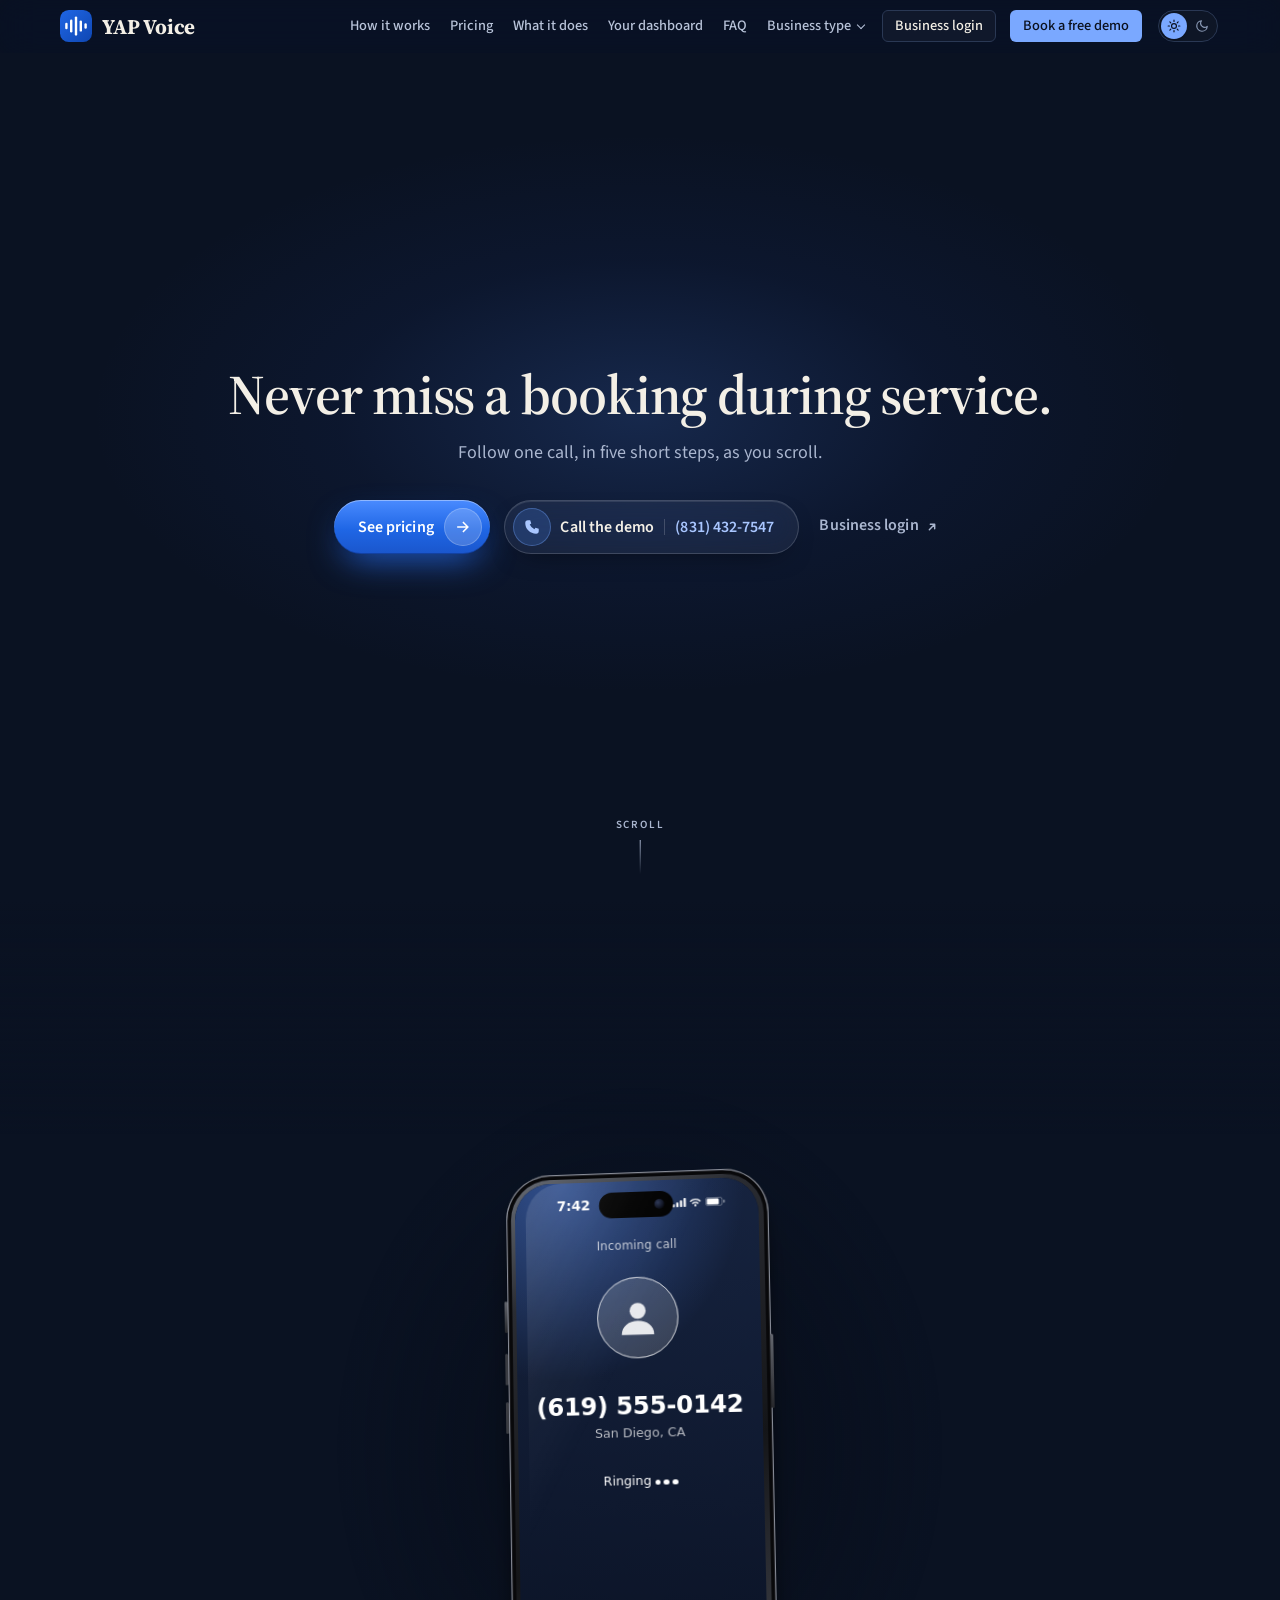
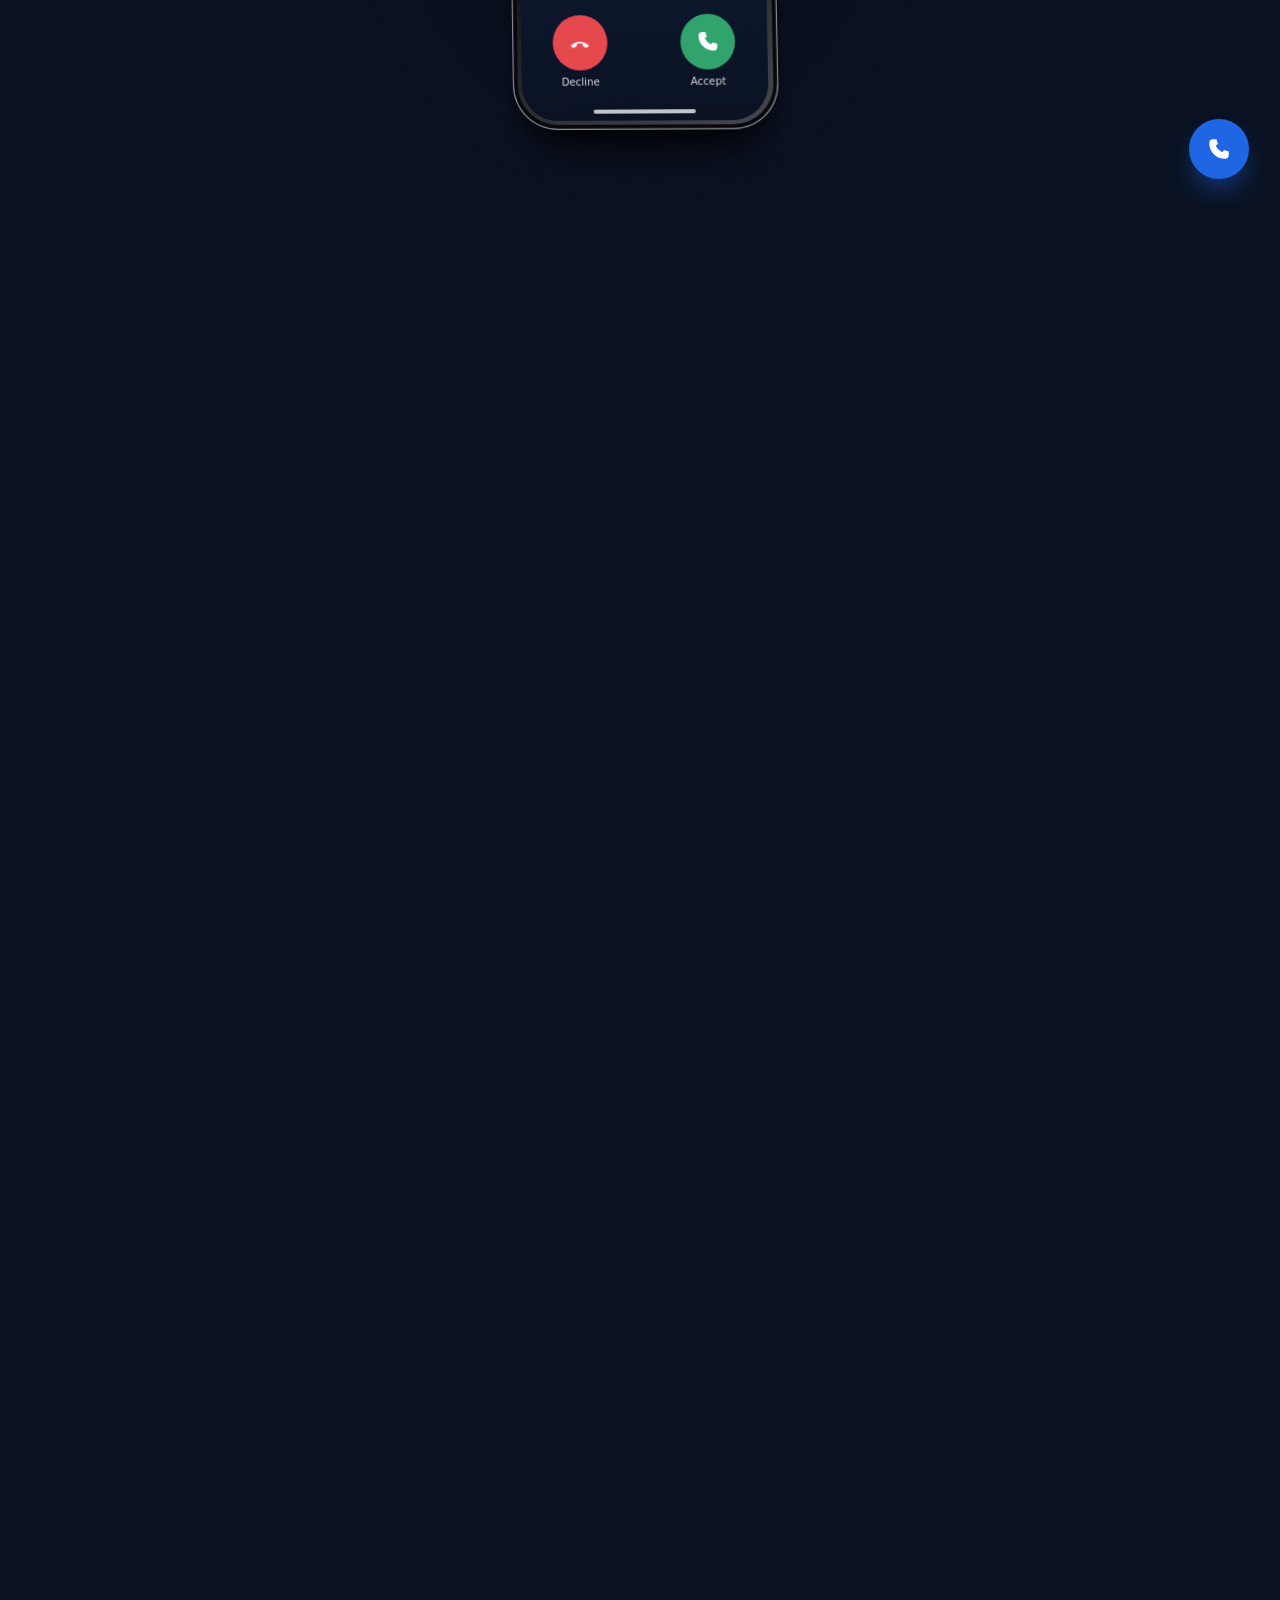
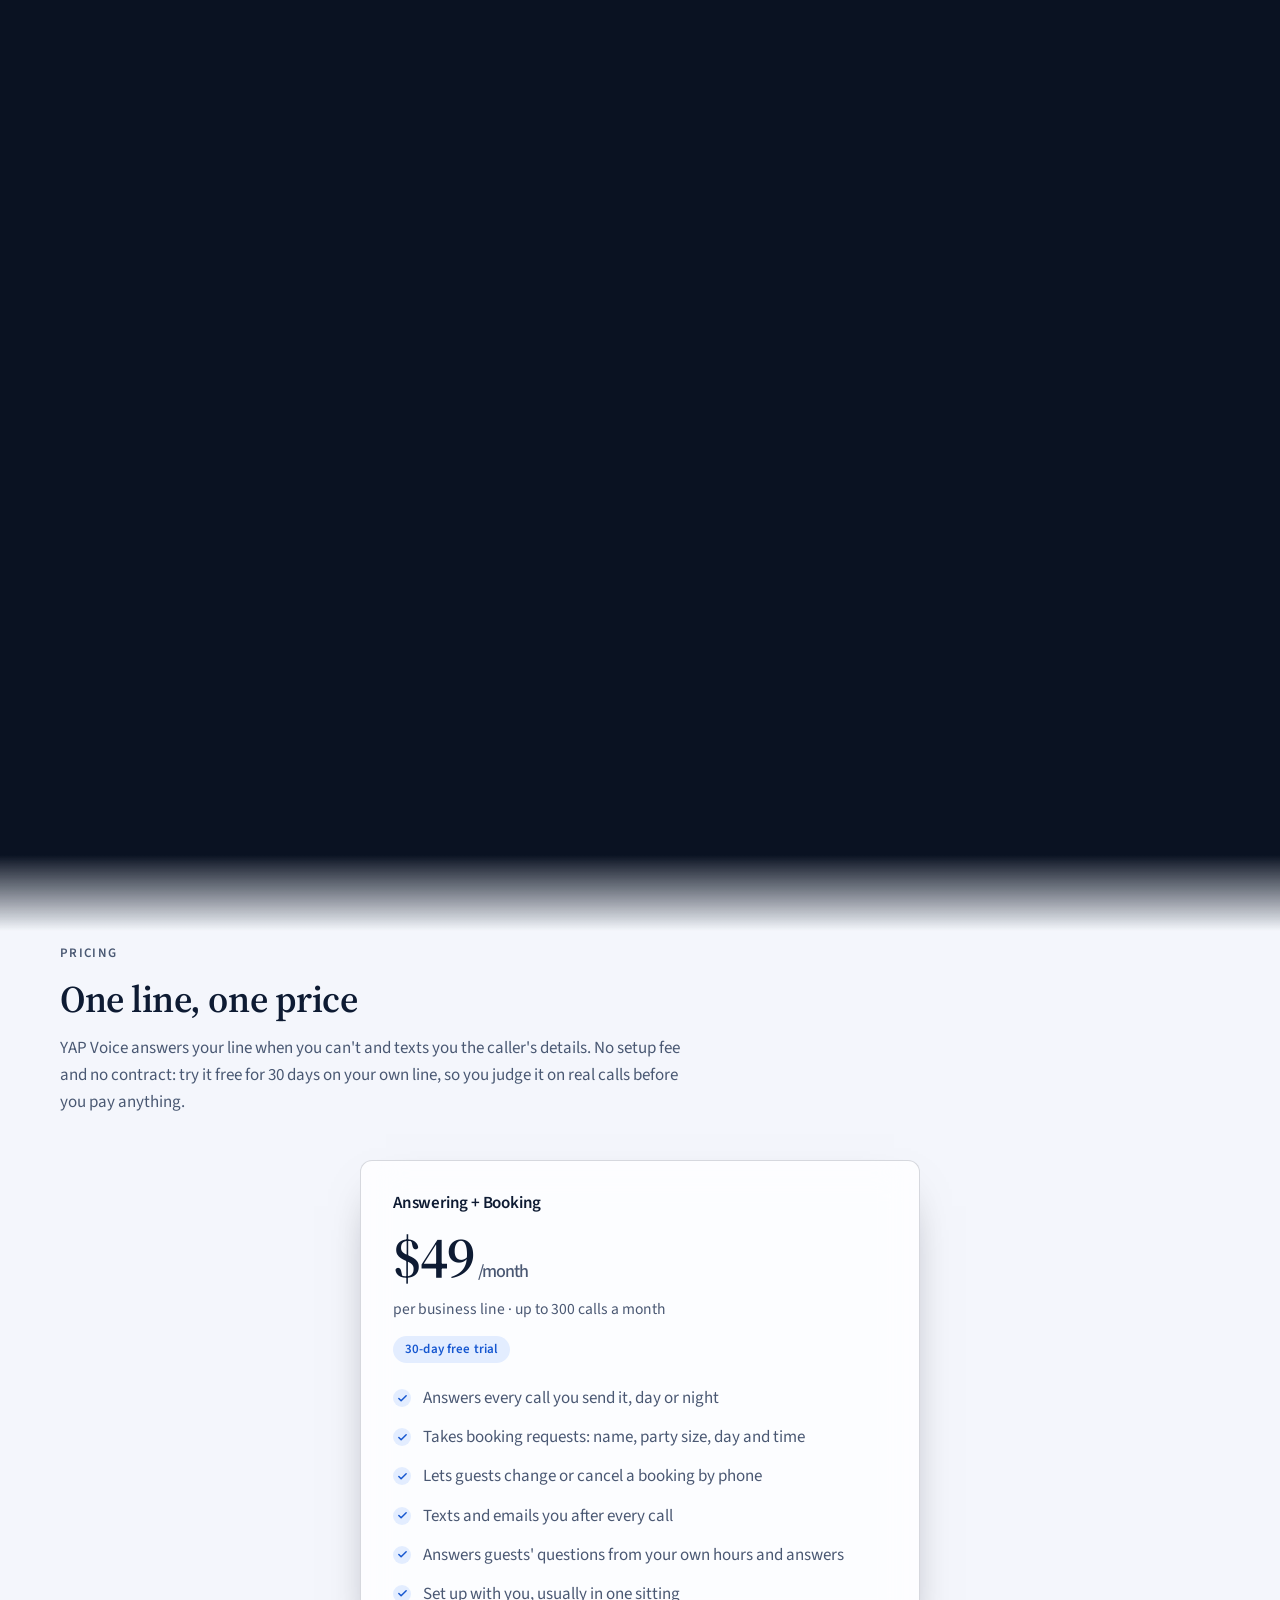
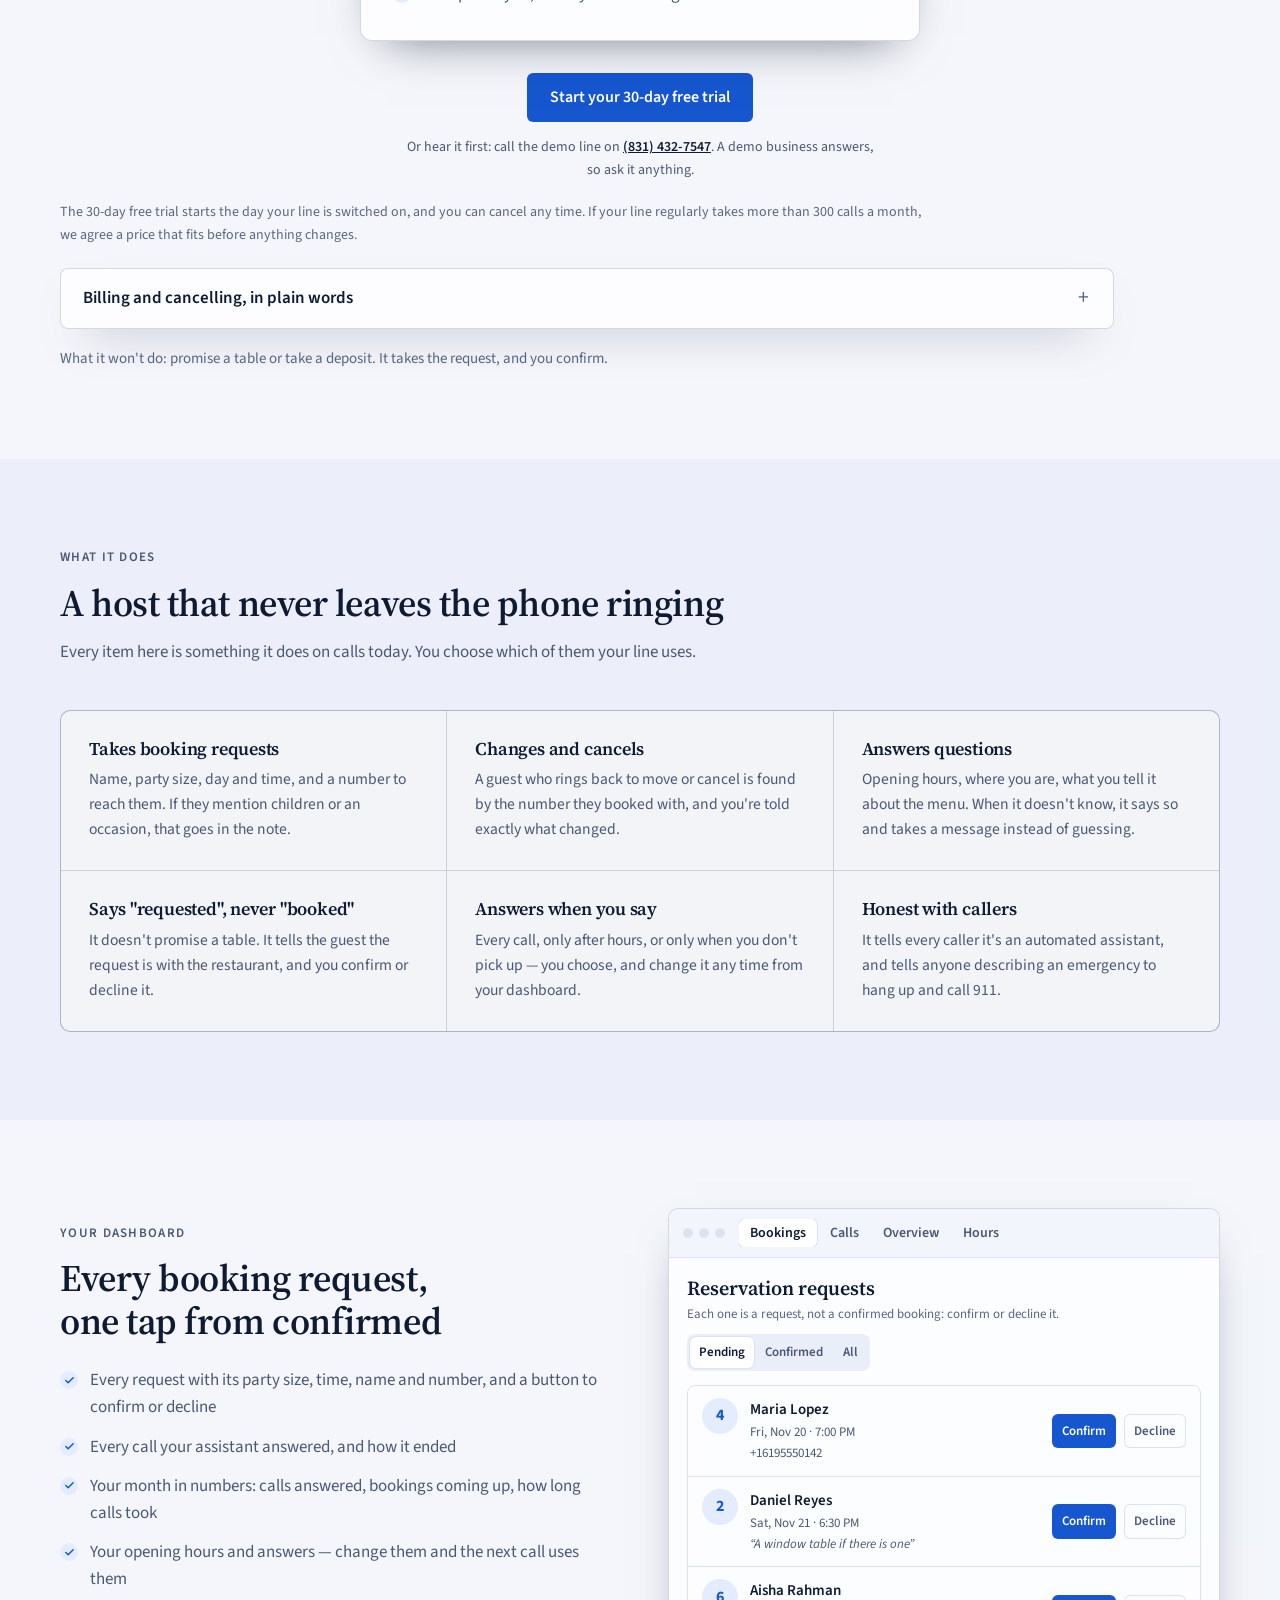
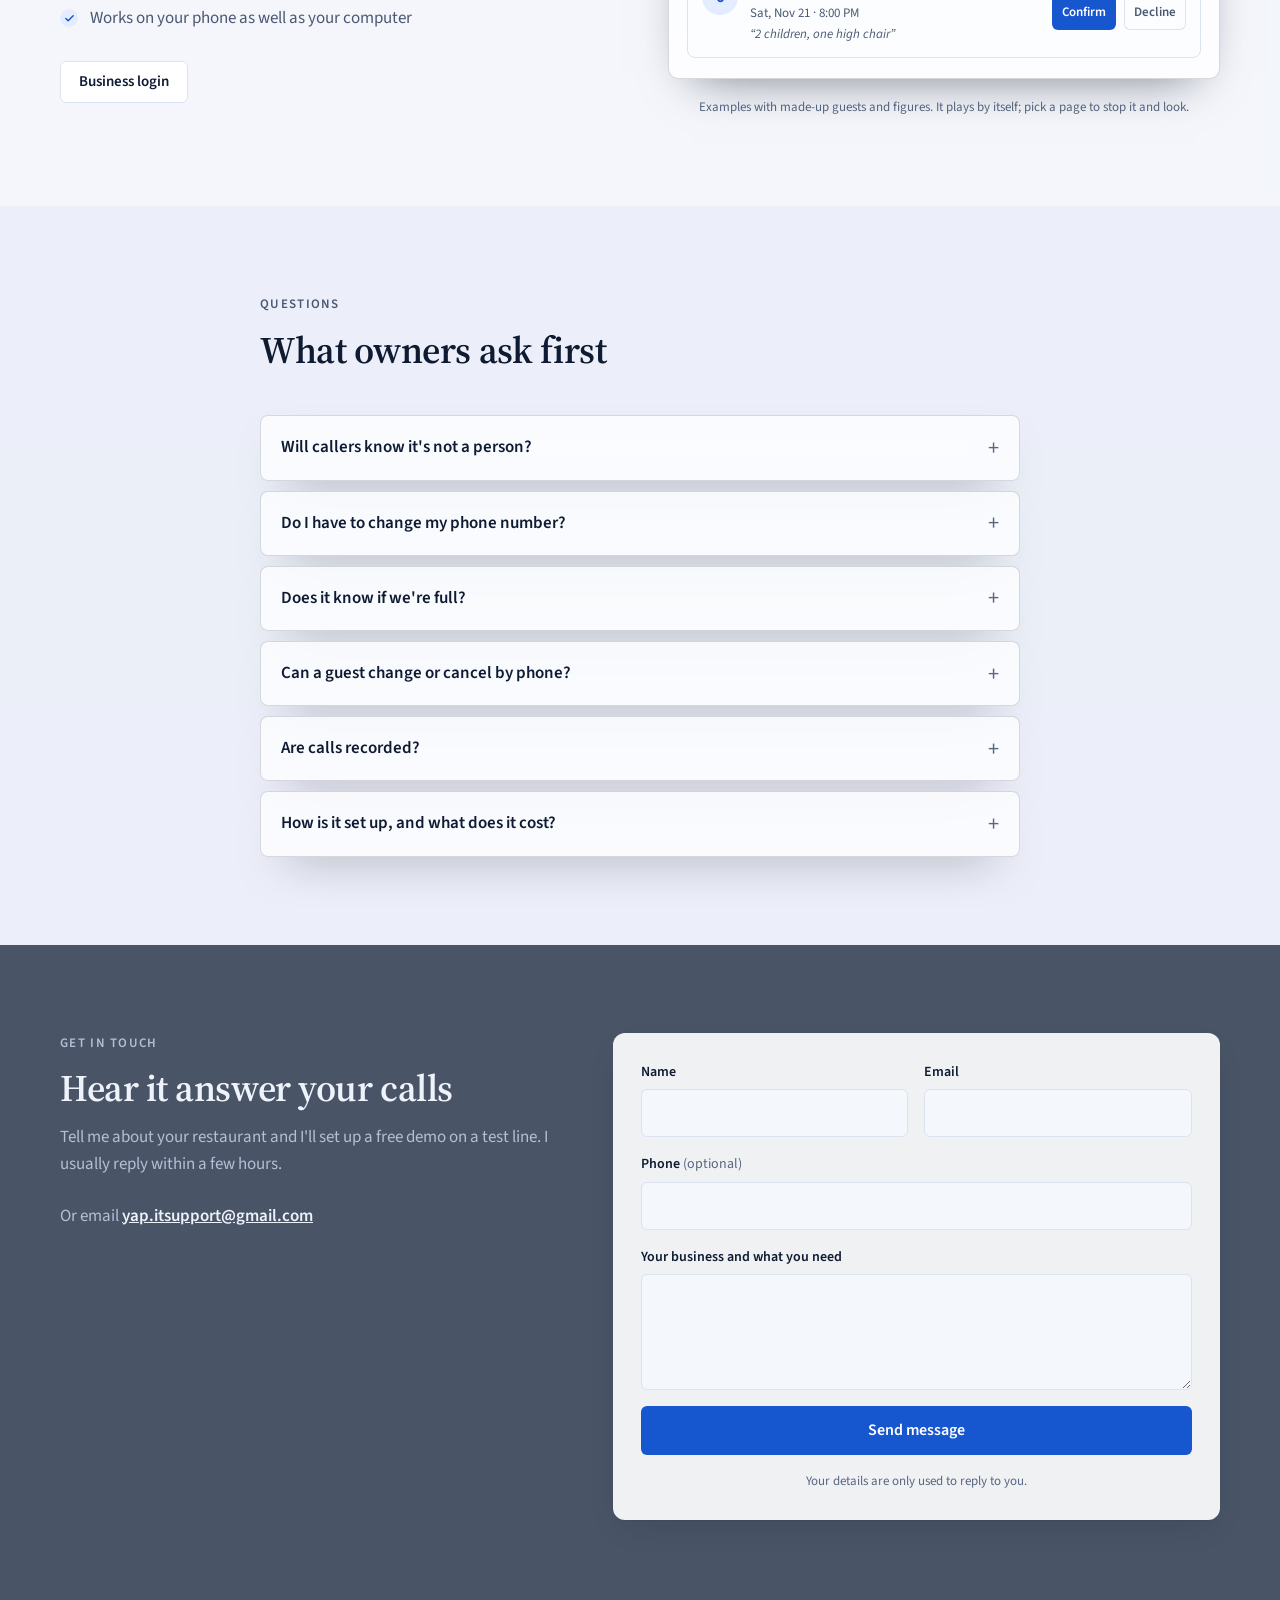
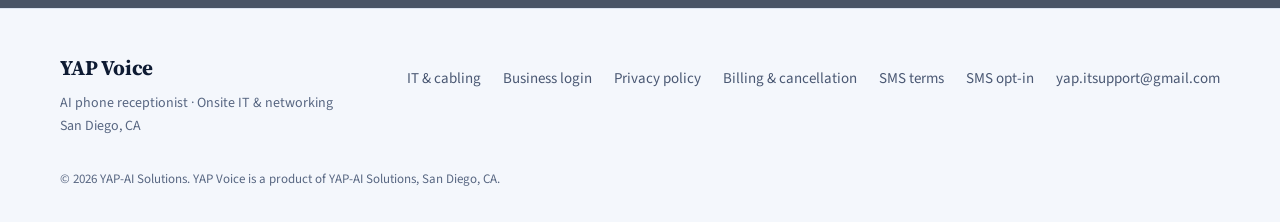
<file: for-restaurants.html>
<!DOCTYPE html>
<html lang="en">
<!-- MADE BY tools/build_pages.py FROM index.html. Change that page or that script, then run it; do not edit this file. -->
<head>
  <meta charset="UTF-8" />
  <meta name="viewport" content="width=device-width, initial-scale=1.0" />
  <meta name="format-detection" content="telephone=no" />
  <title>AI phone receptionist for restaurants | YAP Voice</title>
  <meta name="description" content="YAP Voice answers your restaurant's phone when you can't. It answers guests' questions, takes their booking request and texts and emails it to you to confirm." />
  <link rel="canonical" href="https://yap-itsupport.com/for-restaurants.html" />
  <link rel="icon" type="image/svg+xml" href="favicon.svg" />
  <script>try{var t=localStorage.getItem('yap-theme');if(t==='light'||t==='dark')document.documentElement.setAttribute('data-theme',t)}catch(e){}</script>
  <script>try{if(!matchMedia('(prefers-reduced-motion: reduce)').matches){var h=document.documentElement;h.classList.add('st-go');setTimeout(function(){if(!h.classList.contains('st-ready'))h.classList.remove('st-go')},3000)}}catch(e){}</script>
  <meta name="theme-color" content="#f4f7fc" media="(prefers-color-scheme: light)" />
  <meta name="theme-color" content="#0a101d" media="(prefers-color-scheme: dark)" />

  <meta property="og:type" content="website" />
  <meta property="og:site_name" content="YAP Voice" />
  <meta property="og:title" content="AI phone receptionist for restaurants | YAP Voice" />
  <meta property="og:description" content="YAP Voice answers your restaurant's phone when you can't. It answers guests' questions, takes their booking request and texts and emails it to you to confirm." />
  <meta property="og:url" content="https://yap-itsupport.com/for-restaurants.html" />
  <meta property="og:locale" content="en_US" />
  <meta property="og:image" content="https://yap-itsupport.com/img/og-yap-voice.png" />
  <meta property="og:image:width" content="1200" />
  <meta property="og:image:height" content="630" />
  <meta property="og:image:alt" content="YAP Voice: AI phone receptionist for local businesses. Hear it on 831-432-7547." />
  <meta name="twitter:card" content="summary_large_image" />
  <meta name="twitter:image" content="https://yap-itsupport.com/img/og-yap-voice.png" />

  <link rel="preconnect" href="https://fonts.googleapis.com" />
  <link rel="preconnect" href="https://fonts.gstatic.com" crossorigin />
  <link href="https://fonts.googleapis.com/css2?family=Source+Sans+3:wght@400;500;600;700&family=Source+Serif+4:opsz,wght@8..60,400..700&display=swap" rel="stylesheet" />
  <link rel="stylesheet" href="site.css?v=20261128f" />
  <link rel="stylesheet" href="story.css?v=20261128l" />

  <script type="application/ld+json">
  {
    "@context": "https://schema.org",
    "@type": "LocalBusiness",
    "name": "YAP Voice",
    "url": "https://yap-itsupport.com/",
    "email": "yap.itsupport@gmail.com",
    "description": "AI phone receptionist for local businesses: answers the business line, answers callers' questions, takes callers' details and texts and emails them to the owner. Also onsite network installation, structured cabling and IT support in San Diego, CA (see /it-support.html).",
    "address": { "@type": "PostalAddress", "addressLocality": "San Diego", "addressRegion": "CA", "addressCountry": "US" },
    "areaServed": { "@type": "City", "name": "San Diego" },
    "makesOffer": [
      { "@type": "Offer", "itemOffered": { "@type": "Service", "name": "AI phone receptionist", "description": "Answers business calls, answers questions from the business's own information, takes callers' details and sends them to the owner by text and email." } },
      { "@type": "Offer", "itemOffered": { "@type": "Service", "name": "Network installation & structured cabling", "description": "Onsite Cat6 cabling, patch panels, router and switch setup, and Wi-Fi for homes and small businesses." } }
    ]
  }
  </script>
</head>
<body>
  <a class="skip-link" href="#main">Skip to main content</a>

  <header class="site-header" id="site-header">
    <div class="wrap header__row">
      <a href="index.html" class="brand" aria-label="YAP Voice — home">
        <svg width="30" height="30" viewBox="0 0 40 40" fill="none" aria-hidden="true">
          <defs>
            <linearGradient id="mark" x1="0" y1="0" x2="40" y2="40" gradientUnits="userSpaceOnUse">
              <stop offset="0%" stop-color="#1f66e5"/><stop offset="100%" stop-color="#0f47b3"/>
            </linearGradient>
          </defs>
          <rect width="40" height="40" rx="11" fill="url(#mark)"/>
          <g fill="#fff"><rect x="6.5" y="16" width="3" height="8" rx="1.5"/><rect x="12.5" y="12" width="3" height="16" rx="1.5"/><rect x="18.5" y="8" width="3" height="24" rx="1.5"/><rect x="24.5" y="13" width="3" height="14" rx="1.5"/><rect x="30.5" y="16.5" width="3" height="7" rx="1.5"/></g>
        </svg>
        <span>YAP Voice</span>
      </a>

      <nav class="nav" id="main-nav" aria-label="Primary">
        <a href="#how" class="nav__link">How it works</a>
        <a href="#pricing" class="nav__link">Pricing</a>
        <a href="#features" class="nav__link">What it does</a>
        <a href="#dashboard" class="nav__link">Your dashboard</a>
        <a href="#faq" class="nav__link">FAQ</a>
        <details class="nav__group">
          <summary class="nav__sum">Business type</summary>
          <div class="nav__menu">
            <div class="nav__list">
              <a href="for-restaurants.html" data-type="restaurants" aria-current="page">Restaurants<small>Table bookings by phone</small></a>
              <a href="for-handymen.html" data-type="handyman">Handyman<small>Repairs, mounting, odd jobs</small></a>
              <a href="for-cleaning.html" data-type="cleaning">Cleaning<small>Homes, offices, move-outs</small></a>
              <a href="for-auto-repair.html" data-type="auto">Auto repair<small>Garages and mobile mechanics</small></a>
              <a href="for-it-support.html" data-type="it">IT support<small>Computers, networks, cabling</small></a>
            </div>
            <div class="nav__info" aria-hidden="true"></div>
          </div>
        </details>
        <a href="login.html" class="nav__link nav__link--login">Business login</a>
      </nav>

      <a href="#contact" class="btn btn--primary header__cta">Book a free demo</a>

      <button class="theme-btn" id="theme-btn" type="button" role="switch" aria-checked="false" aria-label="Dark mode" title="Dark mode on or off">
        <span class="theme-btn__track" aria-hidden="true">
          <span class="theme-btn__knob"></span>
          <svg class="theme-btn__sun" viewBox="0 0 24 24" fill="none" stroke="currentColor" stroke-width="2" stroke-linecap="round" stroke-linejoin="round"><circle cx="12" cy="12" r="4.2"/><path d="M12 2v2.2M12 19.8V22M4.9 4.9l1.6 1.6M17.5 17.5l1.6 1.6M2 12h2.2M19.8 12H22M4.9 19.1l1.6-1.6M17.5 6.5l1.6-1.6"/></svg>
          <svg class="theme-btn__moon" viewBox="0 0 24 24" fill="none" stroke="currentColor" stroke-width="2" stroke-linecap="round" stroke-linejoin="round"><path d="M21 12.8A9 9 0 1 1 11.2 3a7 7 0 0 0 9.8 9.8z"/></svg>
        </span>
      </button>

      <button class="menu-btn" id="menu-btn" aria-label="Open menu" aria-expanded="false" aria-controls="main-nav">
        <span></span><span></span><span></span>
      </button>
    </div>
  </header>

  <main id="main">
    <section class="story hero--restaurants" id="top" aria-labelledby="hero-title" data-film="img/story/" data-open="slow">
      <div class="st-cover">
        <div class="st-panel">
          <div class="wrap st-intro">
          <p class="eyebrow">AI phone receptionist · For restaurants</p>
          <h1 id="hero-title" class="hero__title">Never miss a booking during service.</h1>
          <p class="st-sub">Follow one call, in five short steps, as you scroll.</p>
          <div class="st-ways">
            <a href="#pricing" class="st-way st-way--main"><span>See pricing</span><i aria-hidden="true"><svg viewBox="0 0 24 24"><path d="M5 12h13M12.500 6l6 6-6 6"/></svg></i></a>
            <a href="tel:+18314327547" class="st-way st-way--glass"><i aria-hidden="true"><svg viewBox="0 0 24 24"><path d="M6.6 3h3l1.4 4.4-2 1.4a12 12 0 0 0 6.2 6.2l1.4-2L21 14.4v3A3.6 3.6 0 0 1 17.4 21 14.4 14.4 0 0 1 3 6.6 3.6 3.6 0 0 1 6.6 3z"/></svg></i><span>Call the demo</span><b>(831) 432-7547</b></a>
            <a href="login.html" class="st-way st-way--quiet"><span>Business login</span><svg viewBox="0 0 24 24" aria-hidden="true"><path d="M8 16 16 8M9.500 8H16v6.500"/></svg></a>
          </div>
          <div class="st-more" id="st-more">
          <p class="hero__lede">
            YAP Voice answers your restaurant's phone when you can't — mid-service, after closing,
            on your day off. It answers the guest's questions, takes their booking request,
            and <strong>texts it straight to you</strong>.
          </p>
          <div class="hero__actions">
            <a href="#contact" class="btn btn--primary btn--lg">Book a free demo</a>
            <a href="#how" class="btn btn--ghost btn--lg">See how a call goes</a>
          </div>
          <ul class="hero__facts" role="list">
            <li>Keep your number</li>
            <li>Tells callers it's an assistant</li>
            <li>Every booking in your dashboard</li>
          </ul>
          <p class="hero__demo">
            Or hear it now: call the demo line on
            <a href="tel:+18314327547">(831) 432-7547</a>.
            A demo business answers, so ask it anything.
          </p>
          </div>
          </div>
          <div class="st-hint" aria-hidden="true">Scroll<i></i></div>
        </div>
      </div>

      <span class="st-mark" id="how"></span>
      <div class="st-stage" id="st-stage">
        <div class="st-film"><canvas id="st-film" aria-hidden="true"></canvas><div class="st-load" id="st-load"></div></div>
        <div class="st-floor" id="st-floor"></div>
        <canvas id="st-voice" aria-hidden="true"></canvas>
        <ol class="st-copy" id="st-copy" role="list" aria-label="What happens when someone calls">
          <li><div class="st-in"><p class="st-label">Step one</p><h2>A guest calls during service. Nobody can get to the phone.</h2><p class="st-lede">So the call passes to YAP Voice.</p></div></li>
          <li><div class="st-in"><p class="st-label">Step two</p><h2>It answers in your restaurant's name.</h2><p class="st-lede">It tells the guest it's an AI assistant, then answers their questions.</p></div></li>
          <li><div class="st-in"><p class="st-label">Step three</p><h2>It takes the booking request.</h2><p class="st-lede">How many, which day and time, and what name. It says "requested", never "booked".</p></div></li>
          <li><div class="st-in"><p class="st-label">Step four</p><h2>The request lands on your phone.</h2><p class="st-lede">A text and an email, moments after the call. Nothing is recorded.</p></div></li>
          <li><div class="st-in"><p class="st-label">Step five</p><h2>You confirm or decline, in one tap.</h2><p class="st-lede">Hear it answer for yourself: <a href="tel:+18314327547"><b>831-432-7547</b></a></p></div></li>
        </ol>
        <p class="st-credit">Stock footage. The restaurant and the guest are made up.</p>
        <div class="st-line" id="st-line"></div>
      </div>

      <div class="st-lift" id="st-lift">
        <button class="st-skip" id="st-skip" type="button">Skip the story</button>
        <a class="st-cta" id="st-cta" href="tel:+18314327547" aria-label="Call the demo line, 831-432-7547"><svg viewBox="0 0 24 24" aria-hidden="true"><path d="M6.6 3h3l1.4 4.4-2 1.4a12 12 0 0 0 6.2 6.2l1.4-2L21 14.4v3A3.6 3.6 0 0 1 17.4 21 14.4 14.4 0 0 1 3 6.6 3.6 3.6 0 0 1 6.6 3z"/></svg><span>831-432-7547</span></a>
        <div class="st-rig" id="st-rig" aria-hidden="true">
          <div class="st-glow"></div>
          <div class="st-pivot" id="st-pivot">
          <div class="st-waves" id="st-waves"></div>
          <div class="st-handset" id="st-handset"><div class="st-rim" id="st-rim"></div><div class="st-screen">
        <div class="st-island"></div>
        <div class="st-view st-v0" data-time="7:42">
          <div class="st-kind">Incoming call</div>
          <div class="st-face"><svg viewBox="0 0 24 24"><circle cx="12" cy="8.5" r="4.2"/><path d="M3.5 21c0-4.6 3.8-7.3 8.5-7.3s8.500 2.700 8.500 7.300z"/></svg></div>
          <div class="st-who">(619) 555-0142</div><div class="st-where">San Diego, CA</div>
          <div class="st-mid">
            <div class="st-ringing" data-until=".42">Ringing<i></i><i></i><i></i></div>
            <div class="st-pass" data-at=".46"><svg viewBox="0 0 40 40"><rect width="40" height="40" rx="11" fill="url(#mark)"/><g fill="#fff"><rect x="6.5" y="16" width="3" height="8" rx="1.5"/><rect x="12.5" y="12" width="3" height="16" rx="1.5"/><rect x="18.5" y="8" width="3" height="24" rx="1.5"/><rect x="24.5" y="13" width="3" height="14" rx="1.5"/><rect x="30.5" y="16.5" width="3" height="7" rx="1.5"/></g></svg><div><b>No answer</b><small>YAP Voice is picking up</small></div></div>
          </div>
          <div class="st-btns"><div><i class="st-no"><svg viewBox="0 0 24 24"><path d="M3 15c5-5 13-5 18 0l-2.5 2.5-3.5-2v-2.2a9 9 0 0 0-6 0v2.2l-3.5 2z"/></svg></i><span>Decline</span></div><div><i class="st-yes"><svg viewBox="0 0 24 24"><path d="M6.6 3h3l1.4 4.4-2 1.4a12 12 0 0 0 6.2 6.2l1.4-2L21 14.4v3A3.6 3.6 0 0 1 17.4 21 14.4 14.4 0 0 1 3 6.6 3.6 3.6 0 0 1 6.6 3z"/></svg></i><span>Accept</span></div></div>
        </div>
        <div class="st-view st-v1" data-time="7:42">
          <p class="st-meanwhile">Meanwhile, on the call</p>
          <div class="st-onwith"><svg viewBox="0 0 40 40"><rect width="40" height="40" rx="11" fill="url(#mark)"/><g fill="#fff"><rect x="6.5" y="16" width="3" height="8" rx="1.5"/><rect x="12.5" y="12" width="3" height="16" rx="1.5"/><rect x="18.5" y="8" width="3" height="24" rx="1.5"/><rect x="24.5" y="13" width="3" height="14" rx="1.5"/><rect x="30.5" y="16.5" width="3" height="7" rx="1.5"/></g></svg><b>Cedar Grill</b><small>Answered by YAP Voice</small></div>
          <p class="st-clock"><i></i><span data-clock="3,21">0:03</span></p>
          <div class="st-sound" aria-hidden="true"><i></i><i></i><i></i><i></i><i></i><i></i><i></i><i></i><i></i><i></i><i></i><i></i><i></i></div>
          <div class="st-said">
            <p class="st-say" data-until=".24"><small>The assistant says</small>Thanks for calling Cedar Grill. I'm the AI assistant here, and I'll take down what you need.</p>
            <p class="st-say" data-at=".32" data-until=".56"><small>The guest says</small>Hi, can I book a table for Friday night?</p>
            <p class="st-say" data-at=".64"><small>The assistant says</small>Of course. For how many people?</p>
          </div>
          <div class="st-keys" aria-hidden="true">
            <i><svg viewBox="0 0 24 24"><path d="M12 15a3 3 0 0 0 3-3V6a3 3 0 0 0-6 0v6a3 3 0 0 0 3 3zm5-3a5 5 0 0 1-10 0H5a7 7 0 0 0 6 6.9V21h2v-2.100A7 7 0 0 0 19 12z"/></svg></i>
            <i><svg viewBox="0 0 24 24"><circle cx="6" cy="6" r="1.800"/><circle cx="12" cy="6" r="1.800"/><circle cx="18" cy="6" r="1.800"/><circle cx="6" cy="12" r="1.800"/><circle cx="12" cy="12" r="1.800"/><circle cx="18" cy="12" r="1.800"/><circle cx="6" cy="18" r="1.800"/><circle cx="12" cy="18" r="1.800"/><circle cx="18" cy="18" r="1.800"/></svg></i>
            <i><svg viewBox="0 0 24 24"><path d="M4 9v6h4l5 4V5L8 9zm11.500 3a4 4 0 0 0-2-3.500v7a4 4 0 0 0 2-3.500zM13.500 3.300v2.100a7 7 0 0 1 0 13.200v2.100a9 9 0 0 0 0-17.400z"/></svg></i>
            <i class="st-end"><svg viewBox="0 0 24 24"><path d="M3 15c5-5 13-5 18 0l-2.500 2.500-3.500-2v-2.200a9 9 0 0 0-6 0v2.200l-3.500 2z"/></svg></i>
          </div>
        </div>
        <div class="st-view st-v2" data-time="7:43">
          <div class="st-bar"><svg viewBox="0 0 40 40"><rect width="40" height="40" rx="11" fill="url(#mark)"/><g fill="#fff"><rect x="6.5" y="16" width="3" height="8" rx="1.5"/><rect x="12.5" y="12" width="3" height="16" rx="1.5"/><rect x="18.5" y="8" width="3" height="24" rx="1.5"/><rect x="24.5" y="13" width="3" height="14" rx="1.5"/><rect x="30.5" y="16.5" width="3" height="7" rx="1.5"/></g></svg><div><b>Cedar Grill</b><small>Still on the call</small></div><em><i class="st-live"><i></i><i></i><i></i></i><span data-clock="26,47">0:26</span></em></div>
          <div class="st-got">
            <div><small>The request</small><b>Table for 4</b><span>Friday at 7 PM</span></div>
            <div data-at=".28"><small>Name</small><b>Maria Lopez</b></div>
            <div data-at=".54"><small>Number</small><b>(619) 555-0142</b></div>
          </div>
        </div>
        <div class="st-view st-v3" data-time="7:44">
          <div class="st-date">Thursday, November 19</div><div class="st-time">7:44</div>
          <div class="st-note" data-at=".2"><div class="st-hd"><i><svg viewBox="0 0 24 24"><path d="M4 4h16a2 2 0 0 1 2 2v9a2 2 0 0 1-2 2H9l-5 4v-4a2 2 0 0 1-2-2V6a2 2 0 0 1 2-2z"/></svg></i>Messages<span>now</span></div>
          <p>YAP Voice: New reservation request for Cedar Grill: Maria Lopez, party of 4, 2026-11-20 at 19:00. Phone: +16195550142.</p></div>
        </div>
        <div class="st-view st-v4" data-time="7:45">
          <h4>Requests</h4><div class="st-sub">Cedar Grill · today</div>
          <div class="st-row st-first"><b>Maria Lopez</b><span>Table for 4 · Fri 7:00 PM</span><a>Confirm</a></div>
          <div class="st-row st-done"><b>Daniel Reyes</b><span>Table for 2 · Sat 6:30 PM</span><a>Confirmed</a></div>
          <div class="st-row st-done"><b>Aisha Rahman</b><span>Table for 6 · Sat 8:00 PM</span><a>Confirmed</a></div>
        </div>
        <div class="st-glass" id="st-glass"></div><div class="st-shine" id="st-shine"></div>
          </div></div>
          </div>
        </div>
      </div>
      <template id="st-status"><div class="st-status"><b></b><span>
        <svg viewBox="0 0 18 12"><rect x="0" y="8" width="3" height="4" rx="1"/><rect x="5" y="5.5" width="3" height="6.5" rx="1"/><rect x="10" y="3" width="3" height="9" rx="1"/><rect x="15" y="0" width="3" height="12" rx="1"/></svg>
        <svg viewBox="0 0 16 12"><circle cx="8" cy="10.2" r="1.5"/><path d="M3.3 7.2a6.6 6.6 0 0 1 9.4 0l-1.4 1.4a4.6 4.6 0 0 0-6.6 0zM.5 4.3a10.6 10.6 0 0 1 15 0l-1.4 1.4a8.6 8.6 0 0 0-12.2 0z"/></svg>
        <svg viewBox="0 0 27 12"><rect x="0.5" y="0.5" width="22" height="11" rx="3.2" fill="none" stroke="currentColor" stroke-opacity="0.45"/><rect x="2" y="2" width="16" height="8" rx="1.8"/><rect x="24" y="4" width="2" height="4" rx="1" fill-opacity="0.5"/></svg>
      </span></div></template>
    </section>

    <section class="section section--photo band--price" id="pricing" aria-labelledby="pricing-title">
      <div class="wrap">
        <header class="section__head">
          <p class="eyebrow">Pricing</p>
          <h2 id="pricing-title" class="section__title">One line, one price</h2>
          <p class="section__lede">YAP Voice answers your line when you can't and texts you the caller's details. No setup fee and no contract: try it free for 30 days on your own line, so you judge it on real calls before you pay anything.</p>
        </header>
        <div class="plans plans--one">
          <article class="plan">
            <h3 class="plan__name">Answering + Booking</h3>
            <p class="plan__amount">$49<span class="plan__per">/month</span></p>
            <p class="plan__sub">per business line · up to 300 calls a month</p>
            <p class="plan__trial">30-day free trial</p>
            <ul class="ticks plan__list" role="list">
              <li>Answers every call you send it, day or night</li>
              <li>Takes booking requests: name, party size, day and time</li>
              <li>Lets guests change or cancel a booking by phone</li>
              <li>Texts and emails you after every call</li>
              <li>Answers guests' questions from your own hours and answers</li>
              <li>Set up with you, usually in one sitting</li>
            </ul>
          </article>
        </div>
        <div class="plans__go">
          <a href="#contact" class="btn btn--primary btn--lg">Start your 30-day free trial</a>
          <p class="plans__hear">Or hear it first: call the demo line on <a href="tel:+18314327547">(831) 432-7547</a>. A demo business answers, so ask it anything.</p>
        </div>
        <p class="plan__fine">The 30-day free trial starts the day your line is switched on, and you can cancel any time. If your line regularly takes more than 300 calls a month, we agree a price that fits before anything changes.</p>
        <details class="billing" id="billing">
          <summary>Billing and cancelling, in plain words</summary>
          <div class="billing__body">
          <p class="updated">Last updated: November 28, 2026</p>

          <p>YAP VOICE is a product of <strong>YAP-AI Solutions</strong> ("I", "me", or "my"), San Diego, CA. This says what a business pays for YAP VOICE, when it pays, how to cancel, and what happens when it does. It is written to be read in a few minutes.</p>

          <h3 id="billing-plans">Plans and Prices</h3>
          <ul>
          <li><strong>Answering + Booking: $49 a month</strong> for each business phone line. The assistant answers the calls you send it, takes the caller's name, number and what they need, takes the day and time they would like as a booking request for you to confirm, answers questions from the information you give it, and texts and emails you after each call.</li>
          <li><strong>Answering + Booking + Integration: $149 a month</strong> for each business phone line. Everything in Answering + Booking, with your own Google Calendar connected: the assistant offers callers your real open times and books, moves and cancels visits in your calendar.</li>
          <li>A restaurant's line is on the $49 plan. Its booking requests are table requests, which you confirm.</li>
          </ul>
          <p>There is no setup fee and no minimum term. Prices are in US dollars. If the law requires me to collect a tax on the service, it is shown before you pay.</p>

          <h3 id="billing-calls">How Many Calls a Plan Covers</h3>
          <p>Each plan covers up to <strong>300 calls a month</strong> on its line. If a month goes over, the assistant keeps answering and you are <strong>not charged extra</strong> for that month.</p>
          <p>If your line takes more than 300 calls a month for two months in a row, I will write to you and we agree a price that fits before anything changes. If we cannot agree, either of us can end the service at the end of the month you have paid for.</p>

          <h3 id="billing-trial">The 30-Day Free Trial</h3>
          <ul>
          <li>The trial is on either plan and starts the day your line is switched on.</li>
          <li>You pay nothing during the trial, and you do not need to give a card to start it.</li>
          <li>Before the trial ends I send you a payment link. If you want to carry on, you pay through it and your first paid month starts the day after the trial ends.</li>
          <li>If you do not want to carry on, tell me or simply do not pay. The line is switched off when the trial ends and you owe nothing.</li>
          </ul>

          <h3 id="billing-paying">Paying</h3>
          <ul>
          <li>You pay <strong>monthly, in advance</strong>, by card, through Stripe. I never see or store your card number.</li>
          <li><strong>It renews automatically.</strong> Your card is charged the plan's price on the same day each month until you cancel.</li>
          <li>Stripe emails you a receipt for every payment.</li>
          <li>If a payment fails, Stripe tries the card again and I write to you. If it is still unpaid after 7 days, the line may be paused until it is paid. A paused line is not answered by the assistant.</li>
          <li>If a price is going to change, I tell you by email at least 30 days before, and you can cancel before the new price starts.</li>
          </ul>

          <h3 id="billing-cancelling">Cancelling</h3>
          <ul>
          <li>You can cancel <strong>at any time</strong>, for any reason, with no fee. Email <a href="mailto:yap.itsupport@gmail.com">yap.itsupport@gmail.com</a> from the address on your account, or tell me by phone or text.</li>
          <li>Cancelling stops the next charge. The assistant keeps answering until the end of the month you have already paid for, unless you ask me to switch it off sooner.</li>
          <li>If your own phone number forwards calls to the assistant, turn that forwarding off when you leave. I will show you how.</li>
          </ul>

          <h3 id="billing-refunds">Refunds</h3>
          <ul>
          <li>A month that has already started is not refunded when you cancel.</li>
          <li>If you were charged by mistake, or charged after you had cancelled, I refund that charge in full.</li>
          </ul>

          <h3 id="billing-leaving">Your Information When You Leave</h3>
          <p>When your account closes, your phone line is released and the information held for your business is deleted, as the <a href="privacy-policy.html">privacy policy</a> describes. If you would like a copy of your setup and your enquiries first, ask before you cancel.</p>

          <h3 id="billing-changes">Changes to These Terms</h3>
          <p>If these terms change, the date at the top changes, and customers are told by email at least 30 days before a change that affects what they pay or how they cancel.</p>

          <h3 id="billing-contact">Contact</h3>
          <p>Questions about a charge or about cancelling: <a href="mailto:yap.itsupport@gmail.com">yap.itsupport@gmail.com</a>.</p>
          </div>
        </details>
        <p class="plan__note">What it won't do: promise a table or take a deposit. It takes the request, and you confirm.</p>
      </div>
    </section>

    <section class="section section--tint section--photo band--office" id="features" aria-labelledby="features-title">
      <div class="wrap">
        <header class="section__head">
          <p class="eyebrow">What it does</p>
          <h2 id="features-title" class="section__title">A host that never leaves the phone ringing</h2>
          <p class="section__lede">Every item here is something it does on calls today. You choose which of them your line uses.</p>
        </header>
        <div class="features">
          <article class="feature">
            <h3>Takes booking requests</h3>
            <p>Name, party size, day and time, and a number to reach them. If they mention children or an occasion, that goes in the note.</p>
          </article>
          <article class="feature">
            <h3>Changes and cancels</h3>
            <p>A guest who rings back to move or cancel is found by the number they booked with, and you're told exactly what changed.</p>
          </article>
          <article class="feature">
            <h3>Answers questions</h3>
            <p>Opening hours, where you are, what you tell it about the menu. When it doesn't know, it says so and takes a message instead of guessing.</p>
          </article>
          <article class="feature">
            <h3>Says "requested", never "booked"</h3>
            <p>It doesn't promise a table. It tells the guest the request is with the restaurant, and you confirm or decline it.</p>
          </article>
          <article class="feature">
            <h3>Answers when you say</h3>
            <p>Every call, only after hours, or only when you don't pick up — you choose, and change it any time from your dashboard.</p>
          </article>
          <article class="feature">
            <h3>Honest with callers</h3>
            <p>It tells every caller it's an automated assistant, and tells anyone describing an emergency to hang up and call 911.</p>
          </article>
        </div>
      </div>
    </section>

    <section class="section section--photo band--laptop" id="dashboard" aria-labelledby="dashboard-title">
      <div class="wrap split">
        <div class="split__copy">
          <p class="eyebrow">Your dashboard</p>
          <h2 id="dashboard-title" class="section__title">Every booking request, one tap from confirmed</h2>
          <ul class="ticks" role="list">
            <li data-scene="0 1 2 3">Every request with its party size, time, name and number, and a button to confirm or decline</li>
            <li data-scene="4">Every call your assistant answered, and how it ended</li>
            <li data-scene="5">Your month in numbers: calls answered, bookings coming up, how long calls took</li>
            <li data-scene="6">Your opening hours and answers — change them and the next call uses them</li>
            <li>Works on your phone as well as your computer</li>
          </ul>
          <a href="login.html" class="btn btn--ghost">Business login</a>
        </div>

        <figure class="mock" id="dash-story" aria-label="Examples of four pages in the dashboard">
          <div class="mock__frame">
            <input class="mock__pick" type="radio" name="mock-page" id="mock-callbacks" checked />
            <input class="mock__pick" type="radio" name="mock-page" id="mock-calls" />
            <input class="mock__pick" type="radio" name="mock-page" id="mock-overview" />
            <input class="mock__pick" type="radio" name="mock-page" id="mock-services" />
            <div class="mock__bar">
              <span></span><span></span><span></span>
              <div class="mock__tabs" role="group" aria-label="Dashboard page shown">
                <label for="mock-callbacks">Bookings</label>
                <label for="mock-calls">Calls</label>
                <label for="mock-overview">Overview</label>
                <label for="mock-services">Hours</label>
              </div>
            </div>

            <div class="mock__page mock__page--callbacks">
              <div class="mock__head">
                <p><strong>Reservation requests</strong><small>Each one is a request, not a confirmed booking: confirm or decline it.</small></p>
                <p class="mock__filter"><b>Pending</b><span>Confirmed</span><span>All</span></p>
              </div>
              <ul class="mock__list" role="list">
                <li class="mock__row--new">
                  <span class="mock__av mock__av--n">4</span>
                  <div><strong>Maria Lopez</strong><p>Fri, Nov 20 · 7:00 PM</p><p>+16195550142</p></div>
                  <span class="mock__acts"><span class="mock__call"><b>Confirm</b><i>Confirmed</i></span><span class="mock__ghost">Decline</span></span>
                </li>
                <li>
                  <span class="mock__av mock__av--n">2</span>
                  <div><strong>Daniel Reyes</strong><p>Sat, Nov 21 · 6:30 PM</p><p class="mock__said">“A window table if there is one”</p></div>
                  <span class="mock__acts"><span class="mock__call">Confirm</span><span class="mock__ghost">Decline</span></span>
                </li>
                <li>
                  <span class="mock__av mock__av--n">6</span>
                  <div><strong>Aisha Rahman</strong><p>Sat, Nov 21 · 8:00 PM</p><p class="mock__said">“2 children, one high chair”</p></div>
                  <span class="mock__acts"><span class="mock__call">Confirm</span><span class="mock__ghost">Decline</span></span>
                </li>
              </ul>
            </div>

            <div class="mock__page mock__page--calls">
              <div class="mock__head">
                <p><strong>Calls</strong><small>Every call your assistant answered, newest first.</small></p>
              </div>
              <p class="mock__day">Today <span>4 calls</span></p>
              <ul class="mock__list mock__list--calls" role="list">
                <li><time>7:42 PM</time><div><strong>(619) 555-0142</strong><p>1m 48s call</p></div><span class="mock__badge mock__badge--cb">Booking made</span></li>
                <li><time>6:15 PM</time><div><strong>(619) 555-0171</strong><p>0m 41s call</p></div><span class="mock__badge">Question answered</span></li>
                <li><time>5:58 PM</time><div><strong>(858) 555-0119</strong><p>1m 02s call</p></div><span class="mock__badge">Booking canceled</span></li>
                <li><time>3:20 PM</time><div><strong>(213) 555-0108</strong><p>Never answered</p></div><span class="mock__badge mock__badge--off">Spam, blocked</span></li>
              </ul>
            </div>

            <div class="mock__page mock__page--overview">
              <div class="mock__head">
                <p><strong>Overview</strong><small>The last 30 days on your line.</small></p>
              </div>
              <dl class="mock__stats">
                <div><dt>Calls answered</dt><dd data-count="63" data-fmt="int">63</dd><small>Last 30 days · 5 spam kept out</small></div>
                <div><dt>Handled by the assistant</dt><dd data-count="94" data-fmt="pct">94%</dd><small>59 of 63 · 4 passed to you</small></div>
                <div><dt>Upcoming bookings</dt><dd data-count="12" data-fmt="int">12</dd><small>3 to confirm</small></div>
                <div><dt>Average call</dt><dd data-count="97" data-fmt="dur">1m 37s</dd><small>Answer to hang-up</small></div>
              </dl>
              <p class="mock__day">Calls per day</p>
              <div class="mock__chart" aria-hidden="true">
                <i style="height:30%;--i:0"></i><i style="height:55%;--i:1"></i><i style="height:20%;--i:2"></i><i style="height:70%;--i:3"></i><i style="height:45%;--i:4"></i><i style="height:10%;--i:5"></i><i style="height:35%;--i:6"></i><i style="height:60%;--i:7"></i><i style="height:85%;--i:8"></i><i style="height:40%;--i:9"></i><i style="height:65%;--i:10"></i><i style="height:25%;--i:11"></i><i style="height:50%;--i:12"></i><i style="height:100%;--i:13"></i>
              </div>
            </div>

            <div class="mock__page mock__page--services">
              <div class="mock__head">
                <p><strong>Hours</strong><small>When you're open. The assistant answers "are you open?" from these.</small></p>
              </div>
              <dl class="mock__hours">
                <div style="--i:0"><dt>Monday</dt><dd>Closed</dd></div>
                <div style="--i:1"><dt>Tuesday</dt><dd>5:00 PM – 10:00 PM</dd></div>
                <div style="--i:2"><dt>Wednesday</dt><dd>5:00 PM – 10:00 PM</dd></div>
                <div style="--i:3"><dt>Thursday</dt><dd>5:00 PM – 10:00 PM</dd></div>
                <div style="--i:4"><dt>Friday</dt><dd>5:00 PM – 11:00 PM</dd></div>
                <div style="--i:5"><dt>Saturday</dt><dd>5:00 PM – 11:00 PM</dd></div>
                <div style="--i:6"><dt>Sunday</dt><dd>4:00 PM – 9:00 PM</dd></div>
              </dl>
            </div>
          </div>
          <figcaption class="phone__caption">Examples with made-up guests and figures. It plays by itself; pick a page to stop it and look.</figcaption>
        </figure>
      </div>
    </section>

    <section class="section section--tint section--photo band--notes" id="faq" aria-labelledby="faq-title">
      <div class="wrap narrow">
        <header class="section__head">
          <p class="eyebrow">Questions</p>
          <h2 id="faq-title" class="section__title">What owners ask first</h2>
        </header>
        <div class="faq">
          <details>
            <summary>Will callers know it's not a person?</summary>
            <p>Yes. Every call starts with it saying it's your business's automated assistant. If someone asks whether they're talking to a robot, it answers plainly.</p>
          </details>
          <details>
            <summary>Do I have to change my phone number?</summary>
            <p>No. You keep the number your customers know and forward the calls you want it to answer — every call, after hours only, or when you don't pick up.</p>
          </details>
          <details>
            <summary>Does it know if we're full?</summary>
            <p>No. It can't see your tables. It takes the request, tells the guest the restaurant will confirm, and you confirm or decline it in your dashboard.</p>
          </details>
          <details>
            <summary>Can a guest change or cancel by phone?</summary>
            <p>Yes. It finds their booking by the number they're calling from, or one they give, makes the change, and texts you what it was and what it is now.</p>
          </details>
          <details>
            <summary>Are calls recorded?</summary>
            <p>No. There's no audio recording and no transcript is kept. You get the details the caller gave — name, number, what they need — and a short note of what they asked for. The <a href="privacy-policy.html">privacy policy</a> has the full detail.</p>
          </details>
          <details>
            <summary>How is it set up, and what does it cost?</summary>
            <p>We set it up with you: your services, hours, the questions you want asked, and where callbacks should go. It's <a href="#pricing">$49 a month per line</a>, and the first 30 days are free. It covers up to 300 calls a month; if your line regularly takes more, we agree a price that fits before anything changes.</p>
          </details>
        </div>
      </div>
    </section>

    <section class="section section--ink section--photo band--restaurants" id="contact" aria-labelledby="contact-title">
      <div class="wrap contact">
        <div class="contact__copy">
          <p class="eyebrow eyebrow--light">Get in touch</p>
          <h2 id="contact-title" class="section__title">Hear it answer your calls</h2>
          <p class="section__lede">Tell me about your restaurant and I'll set up a free demo on a test line. I usually reply within a few hours.</p>
          <p class="contact__email">
            Or email <a href="mailto:yap.itsupport@gmail.com">yap.itsupport@gmail.com</a>
          </p>
        </div>

        <div class="contact__card">
          <form class="form" id="contact-form" novalidate aria-label="Contact form">
            <input type="hidden" name="access_key" value="25c22fe2-7b0a-4654-8579-d129772a999d" />
            <input type="hidden" name="subject" value="New Inquiry — YAP Voice" />
            <input type="hidden" name="from_name" value="YAP Voice Website" />
            <input type="checkbox" name="botcheck" class="hp" tabindex="-1" autocomplete="off" />

            <div class="form__row">
              <label class="field">
                <span>Name</span>
                <input type="text" id="name" name="name" required autocomplete="name" />
                <span class="field__error" id="name-error" role="alert" aria-live="polite"></span>
              </label>
              <label class="field">
                <span>Email</span>
                <input type="email" id="email" name="email" required autocomplete="email" />
                <span class="field__error" id="email-error" role="alert" aria-live="polite"></span>
              </label>
            </div>
            <input type="hidden" name="topic" value="AI phone receptionist" />
            <label class="field">
              <span>Phone <em>(optional)</em></span>
              <input type="tel" id="phone" name="phone" autocomplete="tel" />
              <span class="field__error" id="phone-error" role="alert" aria-live="polite"></span>
            </label>
            <label class="field">
              <span>Your business and what you need</span>
              <textarea id="message" name="message" rows="4" required></textarea>
              <span class="field__error" id="message-error" role="alert" aria-live="polite"></span>
            </label>
            <button type="submit" class="btn btn--primary btn--lg btn--full">Send message</button>
            <div class="field__error field__error--form" id="form-submit-error" role="alert" aria-live="assertive" hidden></div>
            <p class="form__note">Your details are only used to reply to you.</p>
          </form>
          <div class="form-done" id="form-success" role="status" aria-live="polite" hidden>
            <h3>Message sent</h3>
            <p>Thanks — I'll be in touch soon.</p>
          </div>
        </div>
      </div>
    </section>
  </main>

  <footer class="footer">
    <div class="wrap footer__row">
      <div>
        <p class="brand brand--footer"><span>YAP Voice</span></p>
        <p class="footer__small">AI phone receptionist · Onsite IT &amp; networking<br />San Diego, CA</p>
      </div>
      <nav class="footer__links" aria-label="Footer">
        <a href="it-support.html">IT &amp; cabling</a>
        <a href="login.html">Business login</a>
        <a href="privacy-policy.html">Privacy policy</a>
        <a href="#billing">Billing &amp; cancellation</a>
        <a href="terms.html">SMS terms</a>
        <a href="sms-opt-in.html">SMS opt-in</a>
        <a href="mailto:yap.itsupport@gmail.com">yap.itsupport@gmail.com</a>
      </nav>
    </div>
    <div class="wrap footer__legal">
      <p>&copy; <span id="footer-year"></span> YAP-AI Solutions. YAP Voice is a product of YAP-AI Solutions, San Diego, CA.</p>
    </div>
  </footer>

  <script src="types.js?v=20261123c"></script>
  <script src="script.js?v=20261128f"></script>
  <script src="story.js?v=20261128l"></script>
</body>
</html>
</file>
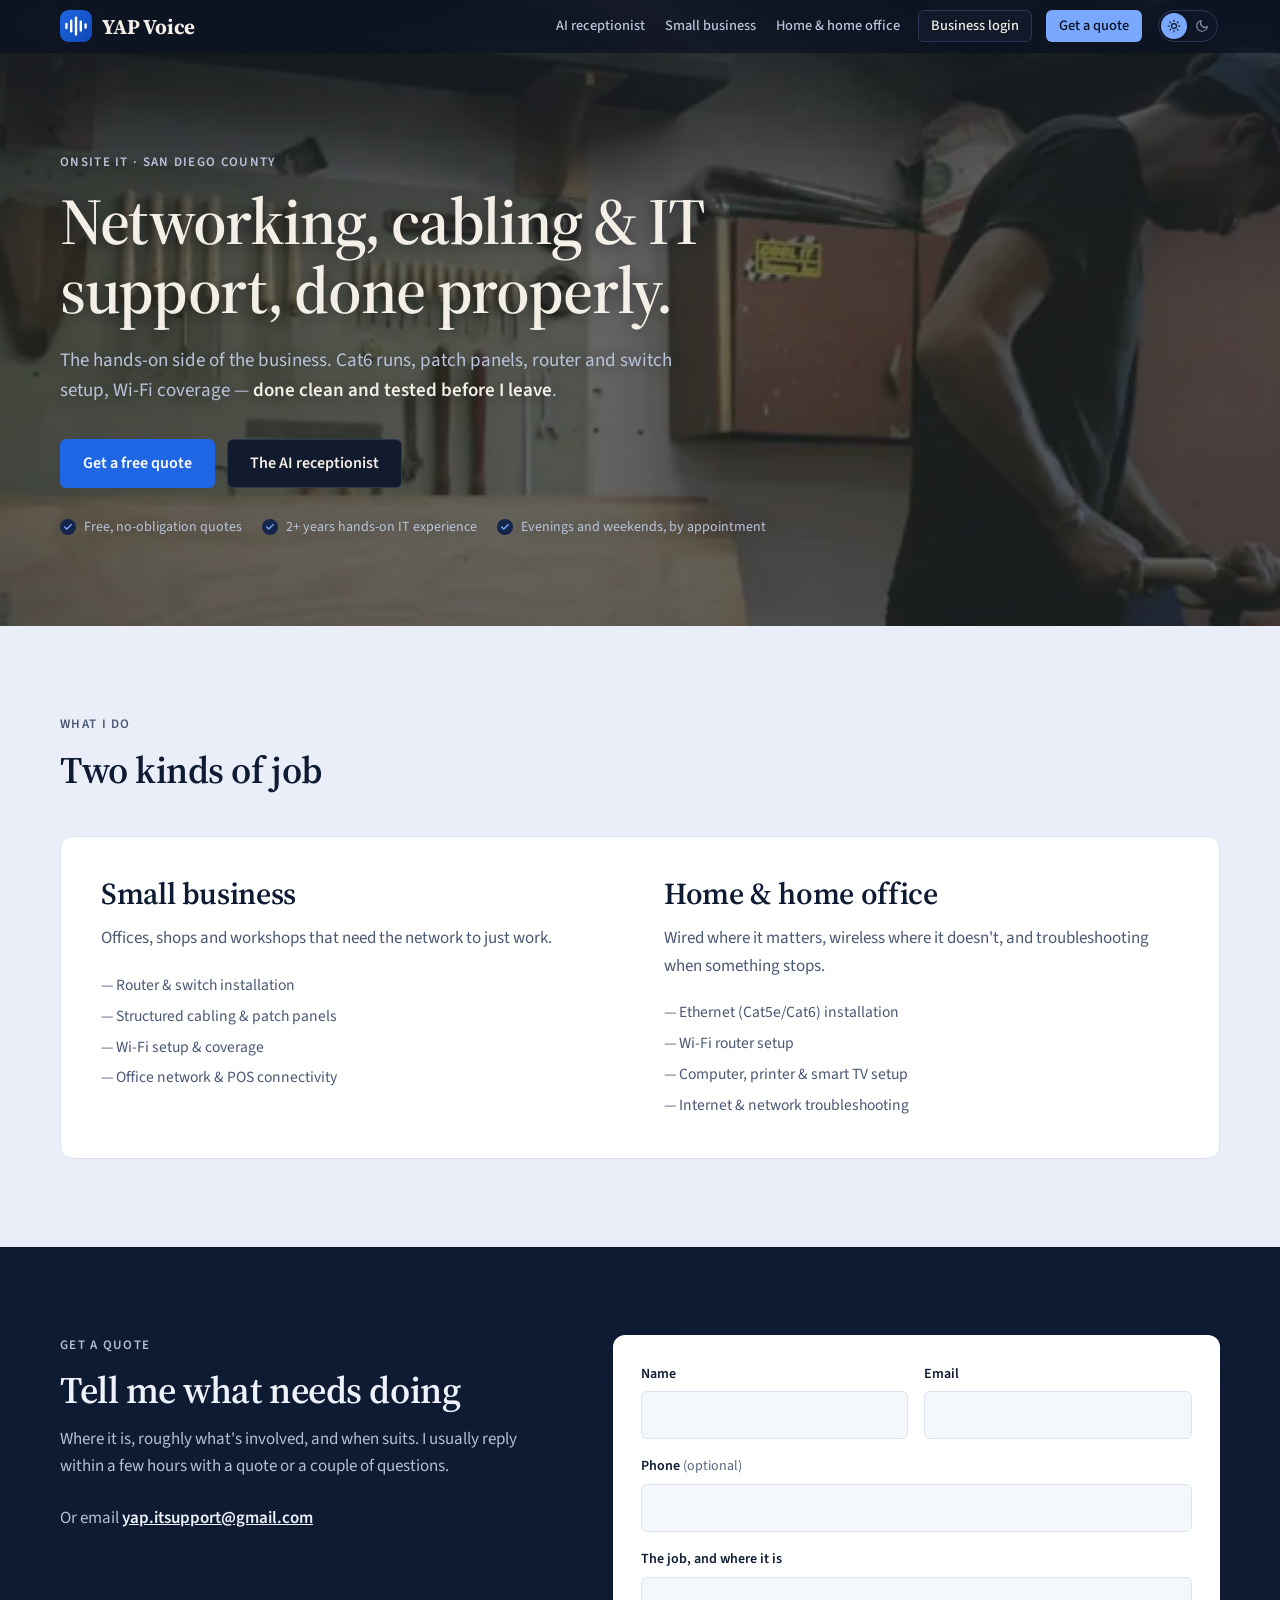
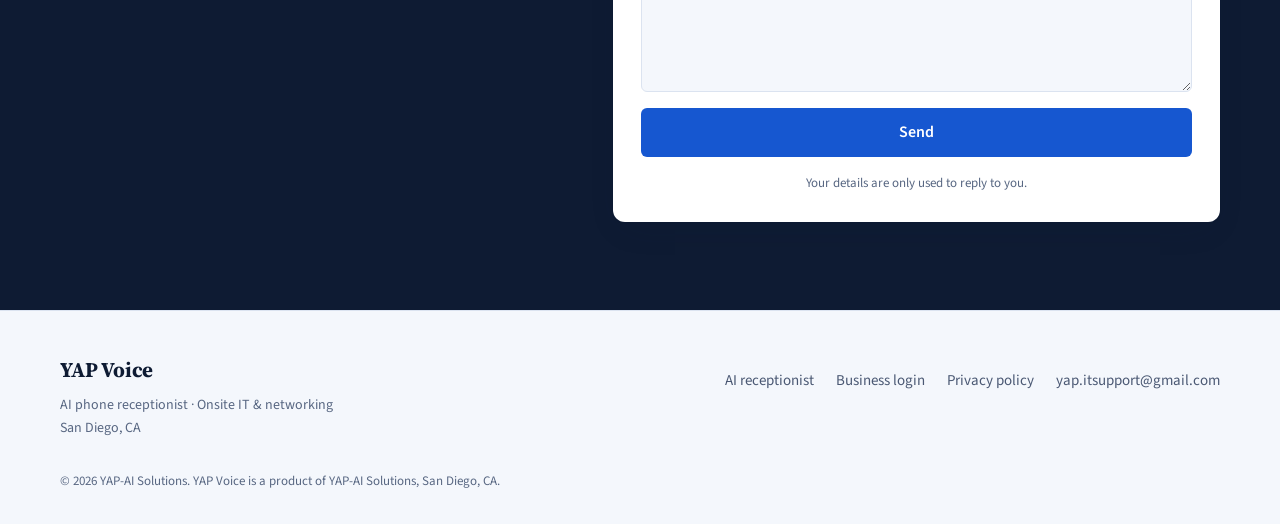
<file: it-support.html>
<!DOCTYPE html>
<html lang="en" data-film="hero">
<head>
  <meta charset="UTF-8" />
  <meta name="viewport" content="width=device-width, initial-scale=1.0" />
  <title>Onsite networking, cabling &amp; IT support | YAP Voice, San Diego</title>
  <meta name="description" content="Cat6 cabling, patch panels, router and switch setup, Wi-Fi coverage and network troubleshooting for homes and small businesses across San Diego County. Free, no-obligation quotes." />
  <link rel="canonical" href="https://yap-itsupport.com/it-support.html" />
  <link rel="icon" type="image/svg+xml" href="favicon.svg" />
  <!-- Light or dark: a choice the visitor made with the header's button
       (script.js) is put back before the page is drawn, so it never
       flashes the other theme first. -->
  <script>try{var t=localStorage.getItem('yap-theme');if(t==='light'||t==='dark')document.documentElement.setAttribute('data-theme',t)}catch(e){}</script>
  <meta name="theme-color" content="#f4f7fc" media="(prefers-color-scheme: light)" />
  <meta name="theme-color" content="#0a101d" media="(prefers-color-scheme: dark)" />

  <meta property="og:type" content="website" />
  <meta property="og:site_name" content="YAP Voice" />
  <meta property="og:title" content="Onsite networking, cabling &amp; IT support in San Diego" />
  <meta property="og:description" content="Cat6 runs, patch panels, router and switch setup, Wi-Fi coverage — done clean and tested before I leave." />
  <meta property="og:url" content="https://yap-itsupport.com/it-support.html" />
  <meta property="og:locale" content="en_US" />
  <meta name="twitter:card" content="summary" />

  <link rel="preconnect" href="https://fonts.googleapis.com" />
  <link rel="preconnect" href="https://fonts.gstatic.com" crossorigin />
  <link href="https://fonts.googleapis.com/css2?family=Source+Sans+3:wght@400;500;600;700&family=Source+Serif+4:opsz,wght@8..60,400..700&display=swap" rel="stylesheet" />
  <link rel="stylesheet" href="site.css?v=20261119i" />
  <link rel="stylesheet" href="story.css?v=20261128c" />
  <!-- The film from the product pages plays behind this page as it is
       scrolled (film.js, story.css). The page is kept dark and empty until
       film.js has set it up, so it is never seen the other way first, and
       is shown as written if that has not happened within three seconds.
       Not for visitors who asked for less motion. -->
  <script>try{if(!matchMedia('(prefers-reduced-motion: reduce)').matches){var h=document.documentElement;h.classList.add('st-wait');setTimeout(function(){h.classList.remove('st-wait')},3000)}}catch(e){}</script>

  <script type="application/ld+json">
  {
    "@context": "https://schema.org",
    "@type": "Service",
    "name": "Network installation & structured cabling",
    "provider": { "@type": "LocalBusiness", "name": "YAP Voice", "url": "https://yap-itsupport.com/", "email": "yap.itsupport@gmail.com" },
    "areaServed": { "@type": "AdministrativeArea", "name": "San Diego County" },
    "description": "Onsite Cat6 cabling, patch panels, router and switch setup, Wi-Fi coverage and network troubleshooting for homes and small businesses."
  }
  </script>
</head>
<body>
  <a class="skip-link" href="#main">Skip to main content</a>

  <!-- ================= HEADER ================= -->
  <!-- The same header as the front page; the section links point back
       to it, so the two pages read as one site. -->
  <header class="site-header" id="site-header">
    <div class="wrap header__row">
      <a href="index.html" class="brand" aria-label="YAP Voice — home">
        <svg width="30" height="30" viewBox="0 0 40 40" fill="none" aria-hidden="true">
          <defs>
            <linearGradient id="mark" x1="0" y1="0" x2="40" y2="40" gradientUnits="userSpaceOnUse">
              <stop offset="0%" stop-color="#1f66e5"/><stop offset="100%" stop-color="#0f47b3"/>
            </linearGradient>
          </defs>
          <rect width="40" height="40" rx="11" fill="url(#mark)"/>
          <g fill="#fff"><rect x="6.5" y="16" width="3" height="8" rx="1.5"/><rect x="12.5" y="12" width="3" height="16" rx="1.5"/><rect x="18.5" y="8" width="3" height="24" rx="1.5"/><rect x="24.5" y="13" width="3" height="14" rx="1.5"/><rect x="30.5" y="16.5" width="3" height="7" rx="1.5"/></g>
        </svg>
        <span>YAP Voice</span>
      </a>

      <nav class="nav" id="main-nav" aria-label="Primary">
        <a href="index.html" class="nav__link">AI receptionist</a>
        <a href="#small-business" class="nav__link">Small business</a>
        <a href="#home" class="nav__link">Home &amp; home office</a>
        <a href="login.html" class="nav__link nav__link--login">Business login</a>
      </nav>

      <a href="#contact" class="btn btn--primary header__cta">Get a quote</a>

      <button class="theme-btn" id="theme-btn" type="button" role="switch" aria-checked="false" aria-label="Dark mode" title="Dark mode on or off">
        <span class="theme-btn__track" aria-hidden="true">
          <span class="theme-btn__knob"></span>
          <svg class="theme-btn__sun" viewBox="0 0 24 24" fill="none" stroke="currentColor" stroke-width="2" stroke-linecap="round" stroke-linejoin="round"><circle cx="12" cy="12" r="4.2"/><path d="M12 2v2.2M12 19.8V22M4.9 4.9l1.6 1.6M17.5 17.5l1.6 1.6M2 12h2.2M19.8 12H22M4.9 19.1l1.6-1.6M17.5 6.5l1.6-1.6"/></svg>
          <svg class="theme-btn__moon" viewBox="0 0 24 24" fill="none" stroke="currentColor" stroke-width="2" stroke-linecap="round" stroke-linejoin="round"><path d="M21 12.8A9 9 0 1 1 11.2 3a7 7 0 0 0 9.8 9.8z"/></svg>
        </span>
      </button>

      <button class="menu-btn" id="menu-btn" aria-label="Open menu" aria-expanded="false" aria-controls="main-nav">
        <span></span><span></span><span></span>
      </button>
    </div>
  </header>

  <main id="main">
    <!-- ================= HERO ================= -->
    <section class="hero" id="top" aria-labelledby="hero-title">
      <div class="wrap">
        <div class="hero__copy">
          <p class="eyebrow">Onsite IT · San Diego County</p>
          <h1 id="hero-title" class="hero__title">Networking, cabling &amp; IT support, done properly.</h1>
          <p class="hero__lede">
            The hands-on side of the business. Cat6 runs, patch panels, router and switch
            setup, Wi-Fi coverage — <strong>done clean and tested before I leave</strong>.
          </p>
          <div class="hero__actions">
            <a href="#contact" class="btn btn--primary btn--lg">Get a free quote</a>
            <a href="index.html" class="btn btn--ghost btn--lg">The AI receptionist</a>
          </div>
          <ul class="hero__facts" role="list">
            <li>Free, no-obligation quotes</li>
            <li>2+ years hands-on IT experience</li>
            <li>Evenings and weekends, by appointment</li>
          </ul>
        </div>
      </div>
    </section>

    <!-- ================= WHAT I DO ================= -->
    <section class="section section--tint" id="small-business" aria-labelledby="work-title">
      <div class="wrap">
        <header class="section__head">
          <p class="eyebrow">What I do</p>
          <h2 id="work-title" class="section__title">Two kinds of job</h2>
        </header>
        <div class="it">
          <div>
            <h3 class="section__title section__title--sm">Small business</h3>
            <p class="section__lede">Offices, shops and workshops that need the network to just work.</p>
            <ul class="facts" role="list">
              <li>Router &amp; switch installation</li>
              <li>Structured cabling &amp; patch panels</li>
              <li>Wi-Fi setup &amp; coverage</li>
              <li>Office network &amp; POS connectivity</li>
            </ul>
          </div>
          <div id="home">
            <h3 class="section__title section__title--sm">Home &amp; home office</h3>
            <p class="section__lede">Wired where it matters, wireless where it doesn't, and troubleshooting when something stops.</p>
            <ul class="facts" role="list">
              <li>Ethernet (Cat5e/Cat6) installation</li>
              <li>Wi-Fi router setup</li>
              <li>Computer, printer &amp; smart TV setup</li>
              <li>Internet &amp; network troubleshooting</li>
            </ul>
          </div>
        </div>
      </div>
    </section>

    <!-- ================= CONTACT ================= -->
    <section class="section section--ink" id="contact" aria-labelledby="contact-title">
      <div class="wrap contact">
        <div class="contact__copy">
          <p class="eyebrow eyebrow--light">Get a quote</p>
          <h2 id="contact-title" class="section__title">Tell me what needs doing</h2>
          <p class="section__lede">Where it is, roughly what's involved, and when suits. I usually reply within a few hours with a quote or a couple of questions.</p>
          <p class="contact__email">
            Or email <a href="mailto:yap.itsupport@gmail.com">yap.itsupport@gmail.com</a>
          </p>
        </div>

        <div class="contact__card">
          <form class="form" id="contact-form" novalidate aria-label="Quote request form">
            <!-- Web3Forms' public form key: it identifies the inbox, it is
                 not a secret, and it has to be in the page to work. -->
            <input type="hidden" name="access_key" value="25c22fe2-7b0a-4654-8579-d129772a999d" />
            <input type="hidden" name="subject" value="New Inquiry — IT &amp; cabling" />
            <input type="hidden" name="from_name" value="YAP Voice Website" />
            <input type="hidden" name="topic" value="IT, networking or cabling" />
            <!-- Honeypot: bots fill this, people don't. -->
            <input type="checkbox" name="botcheck" class="hp" tabindex="-1" autocomplete="off" />

            <div class="form__row">
              <label class="field">
                <span>Name</span>
                <input type="text" id="name" name="name" required autocomplete="name" />
                <span class="field__error" id="name-error" role="alert" aria-live="polite"></span>
              </label>
              <label class="field">
                <span>Email</span>
                <input type="email" id="email" name="email" required autocomplete="email" />
                <span class="field__error" id="email-error" role="alert" aria-live="polite"></span>
              </label>
            </div>
            <label class="field">
              <span>Phone <em>(optional)</em></span>
              <input type="tel" id="phone" name="phone" autocomplete="tel" />
              <span class="field__error" id="phone-error" role="alert" aria-live="polite"></span>
            </label>
            <label class="field">
              <span>The job, and where it is</span>
              <textarea id="message" name="message" rows="4" required></textarea>
              <span class="field__error" id="message-error" role="alert" aria-live="polite"></span>
            </label>
            <button type="submit" class="btn btn--primary btn--lg btn--full">Send</button>
            <div class="field__error field__error--form" id="form-submit-error" role="alert" aria-live="assertive" hidden></div>
            <p class="form__note">Your details are only used to reply to you.</p>
          </form>
          <div class="form-done" id="form-success" role="status" aria-live="polite" hidden>
            <h3>Message sent</h3>
            <p>Thanks — I'll be in touch soon.</p>
          </div>
        </div>
      </div>
    </section>
  </main>

  <!-- ================= FOOTER ================= -->
  <footer class="footer">
    <div class="wrap footer__row">
      <div>
        <p class="brand brand--footer"><span>YAP Voice</span></p>
        <p class="footer__small">AI phone receptionist · Onsite IT &amp; networking<br />San Diego, CA</p>
      </div>
      <nav class="footer__links" aria-label="Footer">
        <a href="index.html">AI receptionist</a>
        <a href="login.html">Business login</a>
        <a href="privacy-policy.html">Privacy policy</a>
        <a href="mailto:yap.itsupport@gmail.com">yap.itsupport@gmail.com</a>
      </nav>
    </div>
    <div class="wrap footer__legal">
      <p>&copy; <span id="footer-year"></span> YAP-AI Solutions. YAP Voice is a product of YAP-AI Solutions, San Diego, CA.</p>
    </div>
  </footer>

  <script src="script.js?v=20261119i"></script>
  <script src="film.js?v=20261128c"></script>
</body>
</html>
</file>
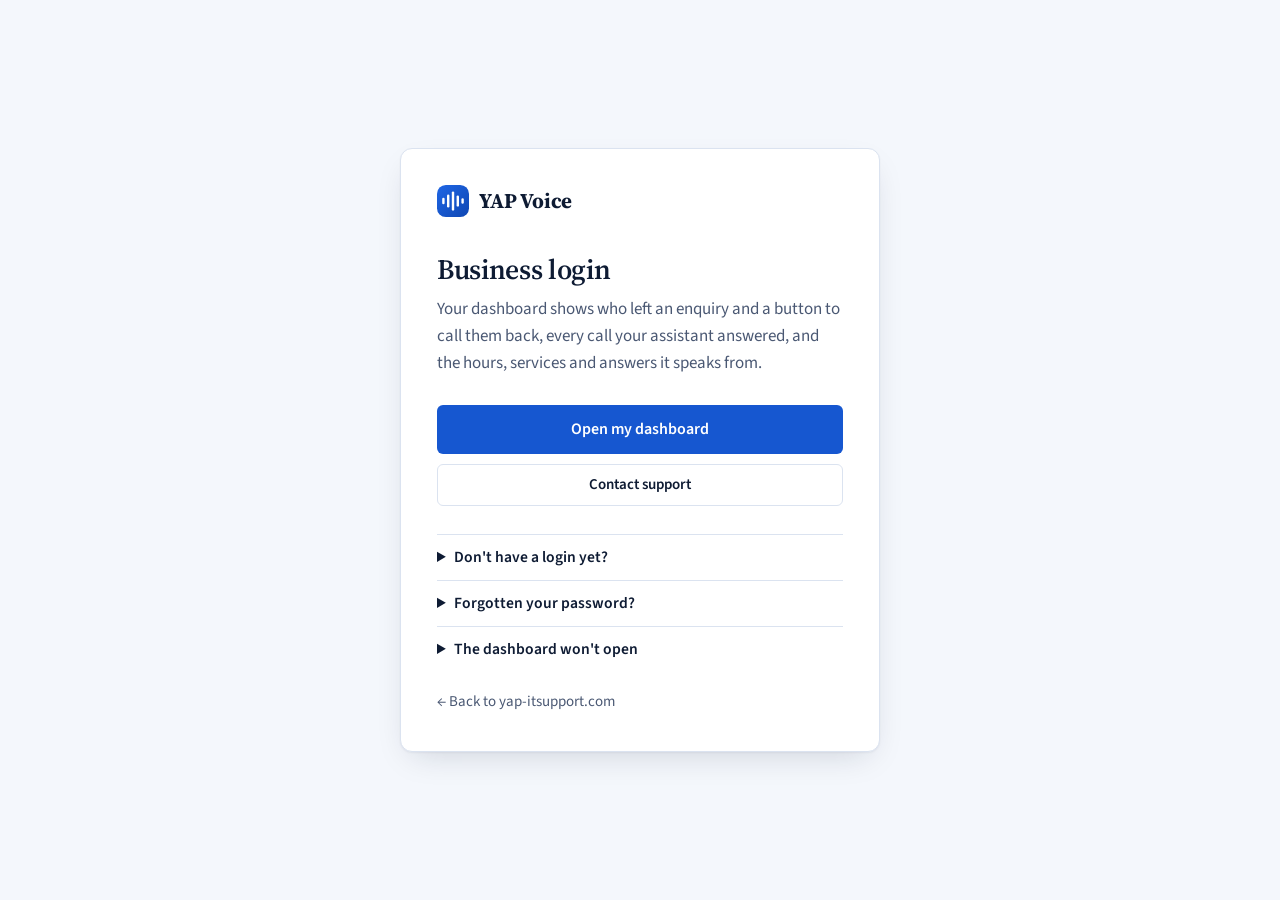
<file: login.html>
<!DOCTYPE html>
<html lang="en">
<head>
  <meta charset="UTF-8" />
  <meta name="viewport" content="width=device-width, initial-scale=1.0" />
  <title>Business login — YAP Voice</title>
  <meta name="description" content="Sign in to your YAP Voice dashboard: the enquiries your assistant took, every call it answered, and your hours, services and answers." />
  <!-- NOINDEX, ON PURPOSE. A door for existing customers, not a page to
       compete with the homepage in search. Still followable, so the link
       from the site is not treated as dangling. -->
  <meta name="robots" content="noindex, follow" />
  <link rel="canonical" href="https://yap-itsupport.com/login.html" />
  <link rel="icon" type="image/svg+xml" href="favicon.svg" />
  <meta name="theme-color" content="#f4f7fc" media="(prefers-color-scheme: light)" />
  <meta name="theme-color" content="#0a101d" media="(prefers-color-scheme: dark)" />
  <link rel="preconnect" href="https://fonts.googleapis.com" />
  <link rel="preconnect" href="https://fonts.gstatic.com" crossorigin />
  <link href="https://fonts.googleapis.com/css2?family=Source+Sans+3:wght@400;500;600;700&family=Source+Serif+4:opsz,wght@8..60,400..700&display=swap" rel="stylesheet" />
  <link rel="stylesheet" href="site.css?v=20261118i" />
</head>
<body>
  <main class="door">
    <div class="door__card">
      <a href="index.html" class="brand" aria-label="YAP Voice — home">
        <svg width="30" height="30" viewBox="0 0 40 40" fill="none" aria-hidden="true">
          <defs>
            <linearGradient id="markDoor" x1="0" y1="0" x2="40" y2="40" gradientUnits="userSpaceOnUse">
              <stop offset="0%" stop-color="#1f66e5"/><stop offset="100%" stop-color="#0f47b3"/>
            </linearGradient>
          </defs>
          <rect width="40" height="40" rx="11" fill="url(#markDoor)"/>
          <g fill="#fff"><rect x="6.5" y="16" width="3" height="8" rx="1.5"/><rect x="12.5" y="12" width="3" height="16" rx="1.5"/><rect x="18.5" y="8" width="3" height="24" rx="1.5"/><rect x="24.5" y="13" width="3" height="14" rx="1.5"/><rect x="30.5" y="16.5" width="3" height="7" rx="1.5"/></g>
        </svg>
        <span>YAP Voice</span>
      </a>

      <h1 class="door__title">Business login</h1>
      <p class="door__lede">
        Your dashboard shows who left an enquiry and a button to call them back,
        every call your assistant answered, and the hours, services and answers it
        speaks from.
      </p>

      <div class="door__actions">
        <!--
          THE ONE PLACE THE DASHBOARD ADDRESS IS WRITTEN.

          The dashboard is a separate application — it needs the running
          API and database, and this site is static files on GitHub Pages
          that can host neither. It is served by the backend itself at its
          own hostname, through the Cloudflare Tunnel on the machine that
          answers the calls. Change it here and nowhere else.
        -->
        <a class="btn btn--primary btn--lg btn--full" id="dashboard-link" href="https://app.yap-itsupport.com/login">
          Open my dashboard
        </a>
        <a class="btn btn--ghost btn--full" href="index.html#contact">Contact support</a>
      </div>

      <div class="door__notes">
        <details>
          <summary>Don't have a login yet?</summary>
          <p>Logins are created for you when your business is set up. Get in touch and one will be issued and sent to you.</p>
        </details>
        <details>
          <summary>Forgotten your password?</summary>
          <p>Email <a href="mailto:yap.itsupport@gmail.com">yap.itsupport@gmail.com</a> and a new one will be issued. Passwords are stored scrambled, so nobody can read your old one back — it has to be replaced.</p>
        </details>
        <details>
          <summary>The dashboard won't open</summary>
          <p>It runs separately from this website. If the button above doesn't load, email support and we'll check it and send you the link.</p>
        </details>
      </div>

      <a href="index.html" class="door__back">&larr; Back to yap-itsupport.com</a>
    </div>
  </main>
</body>
</html>
</file>
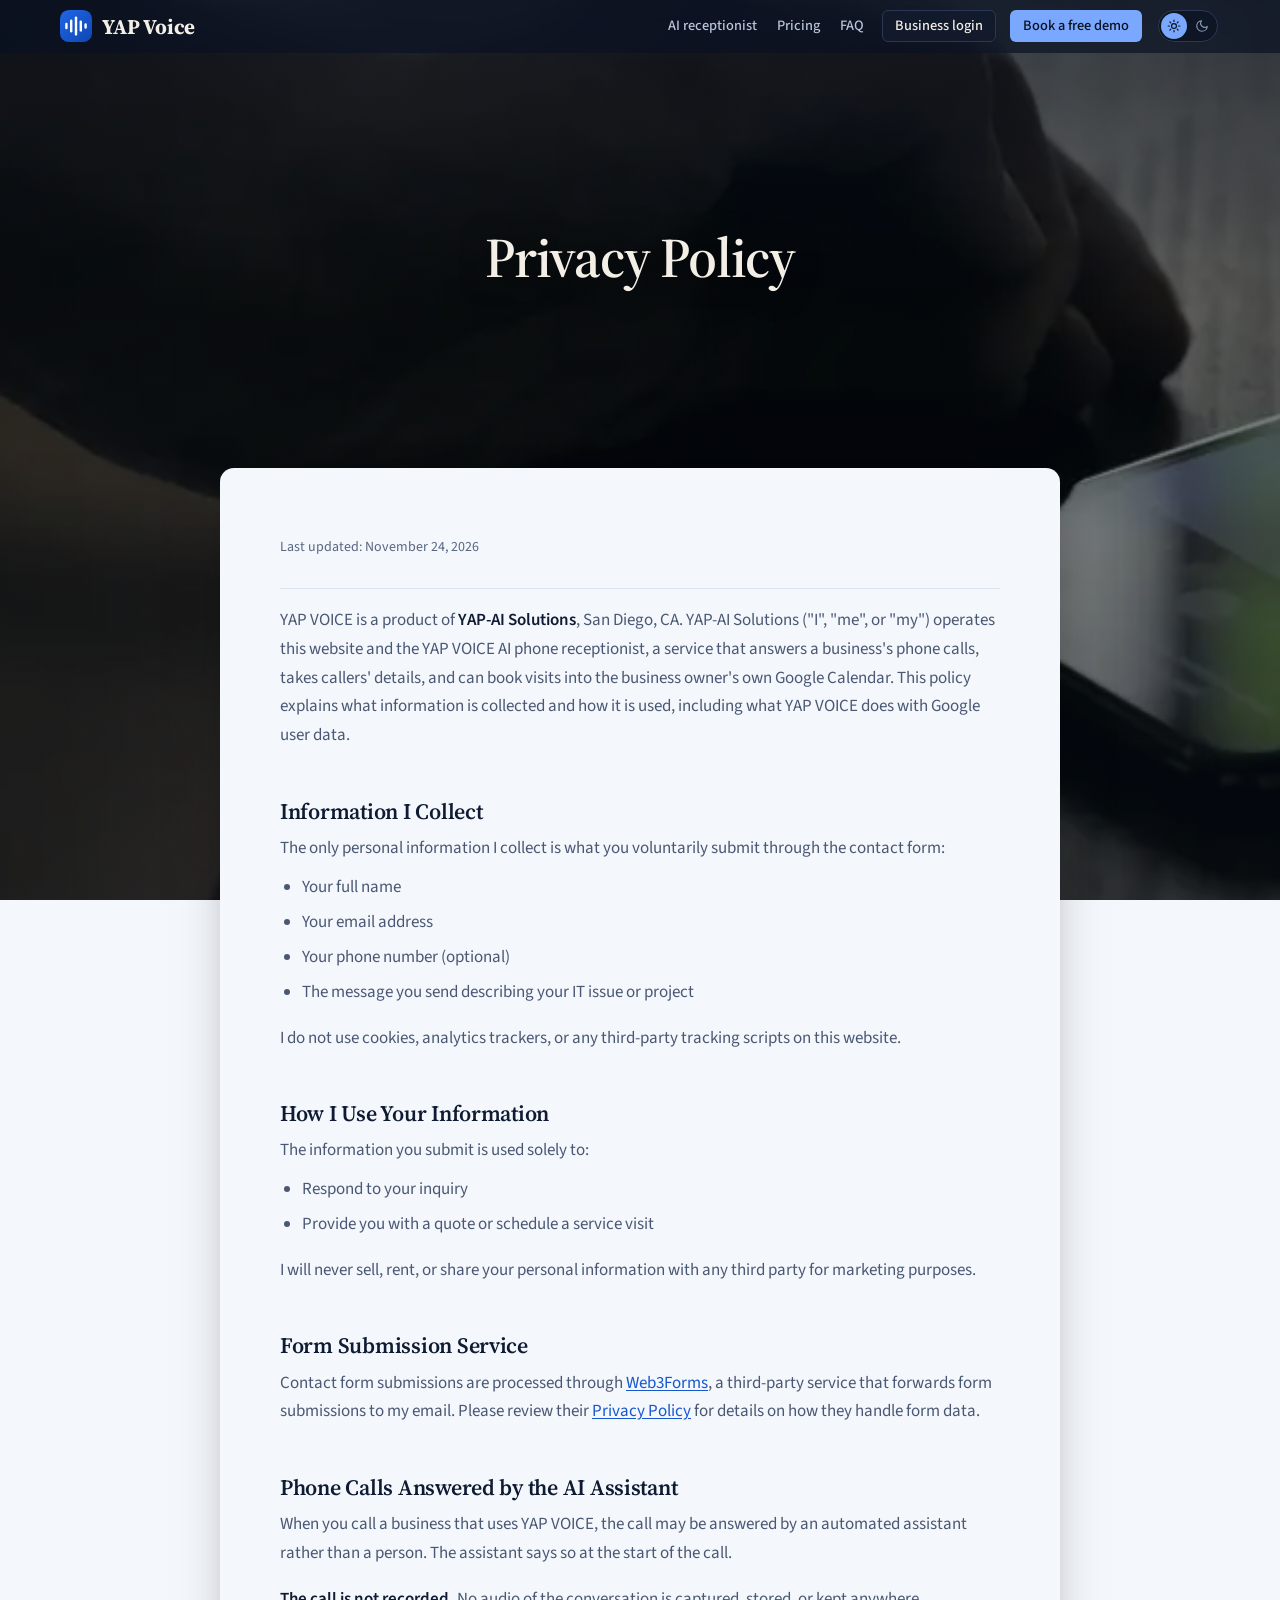
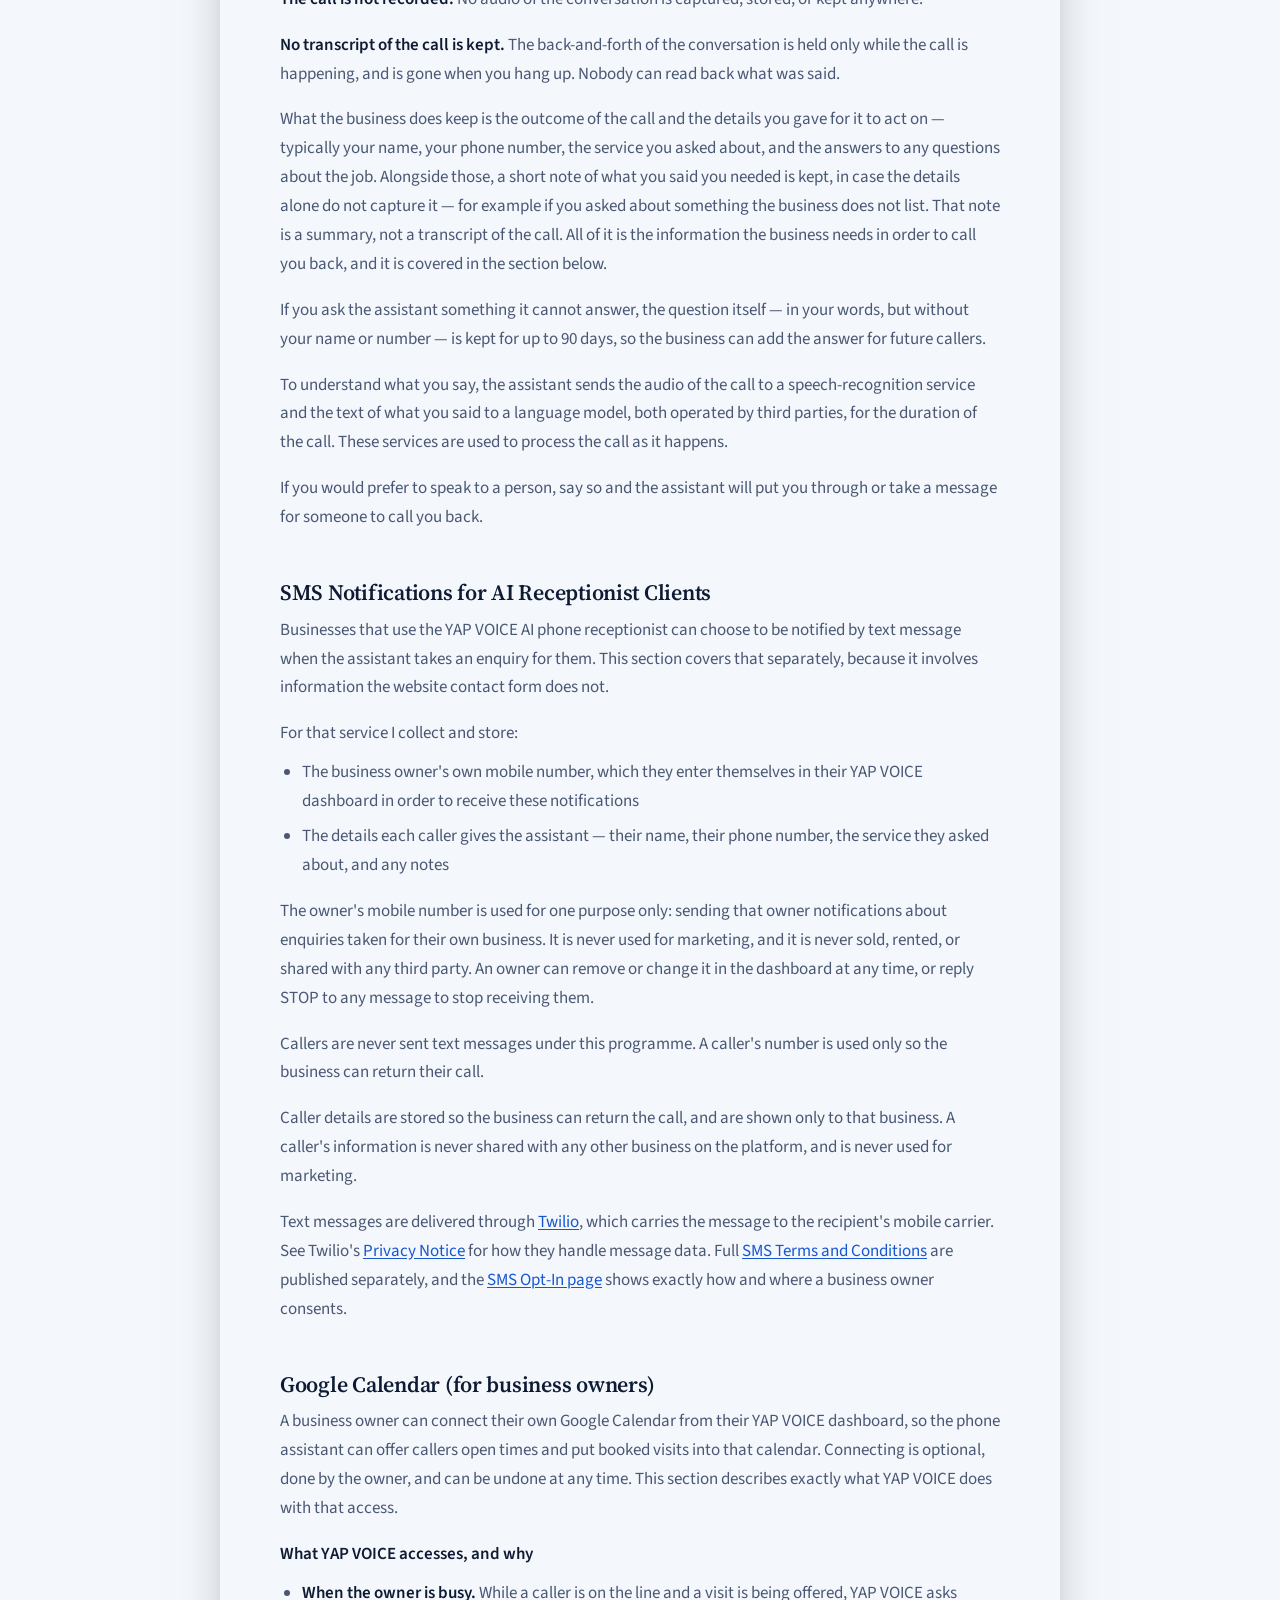
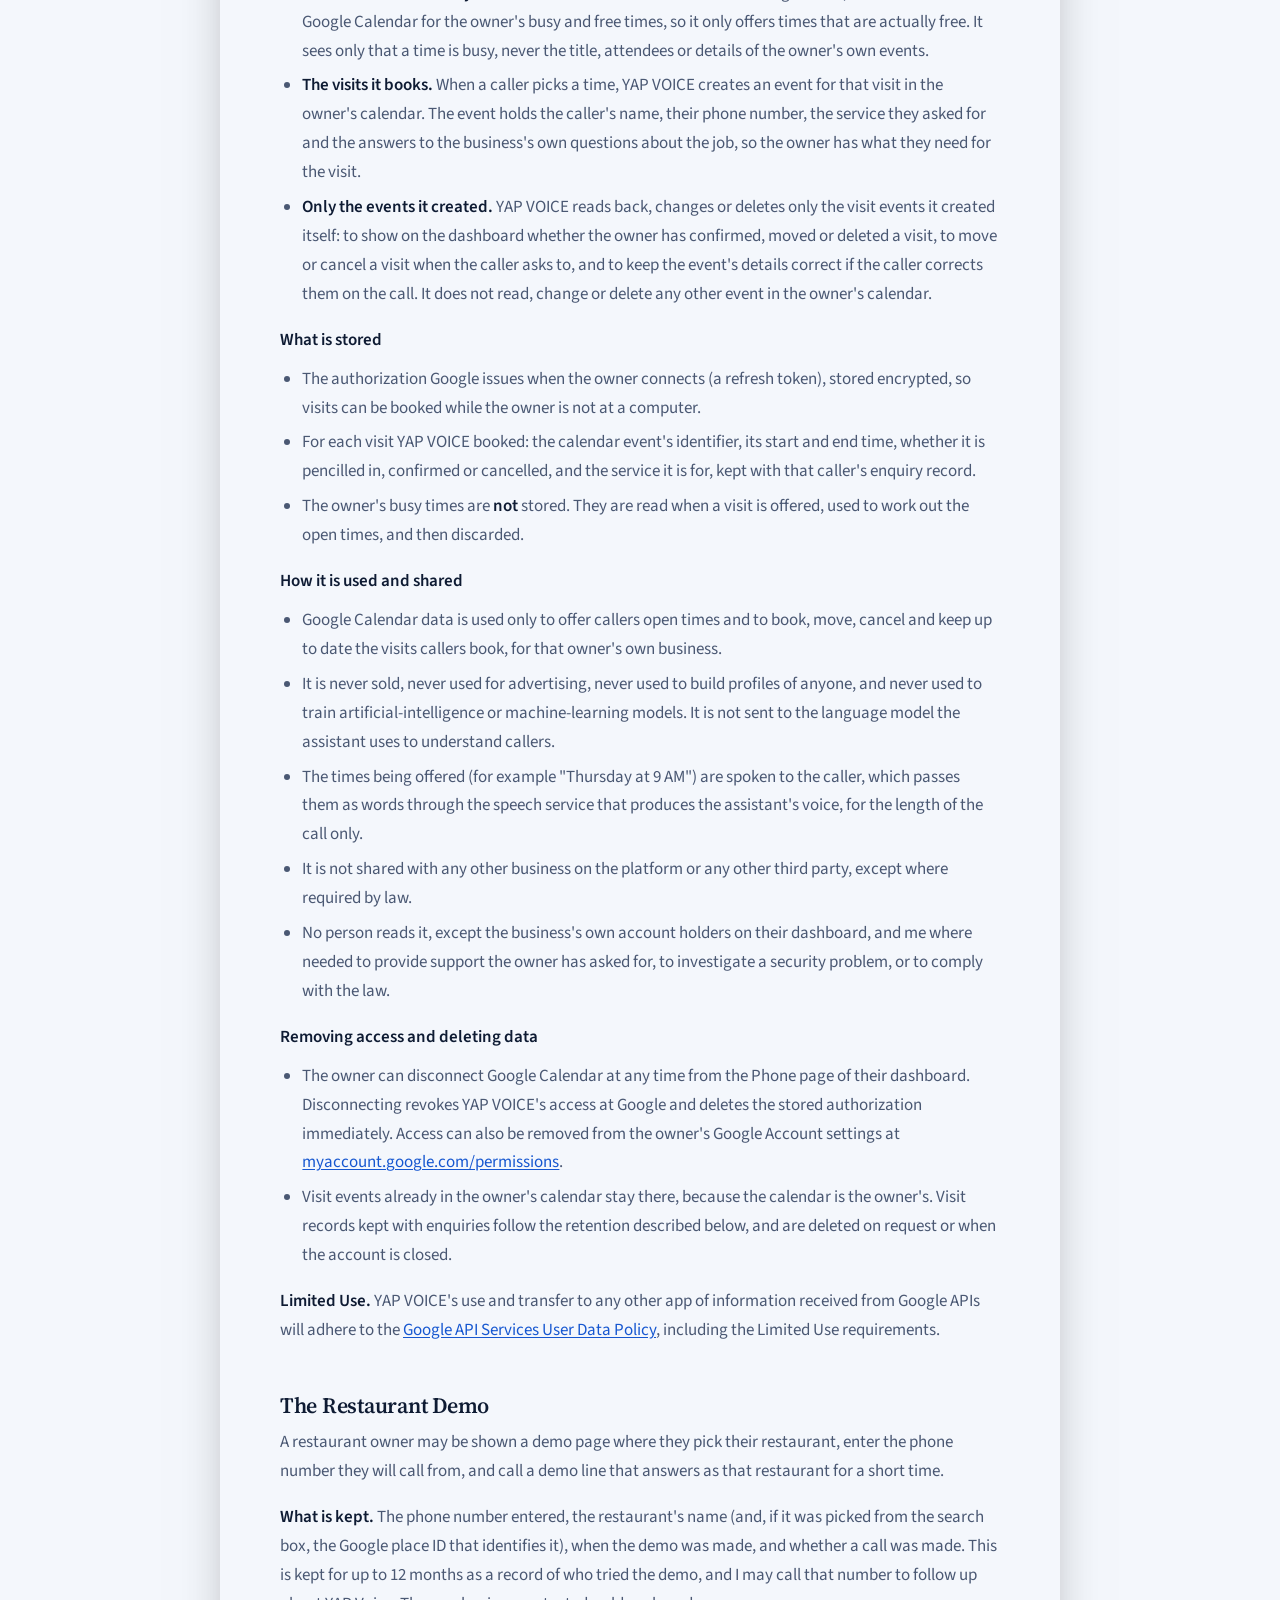
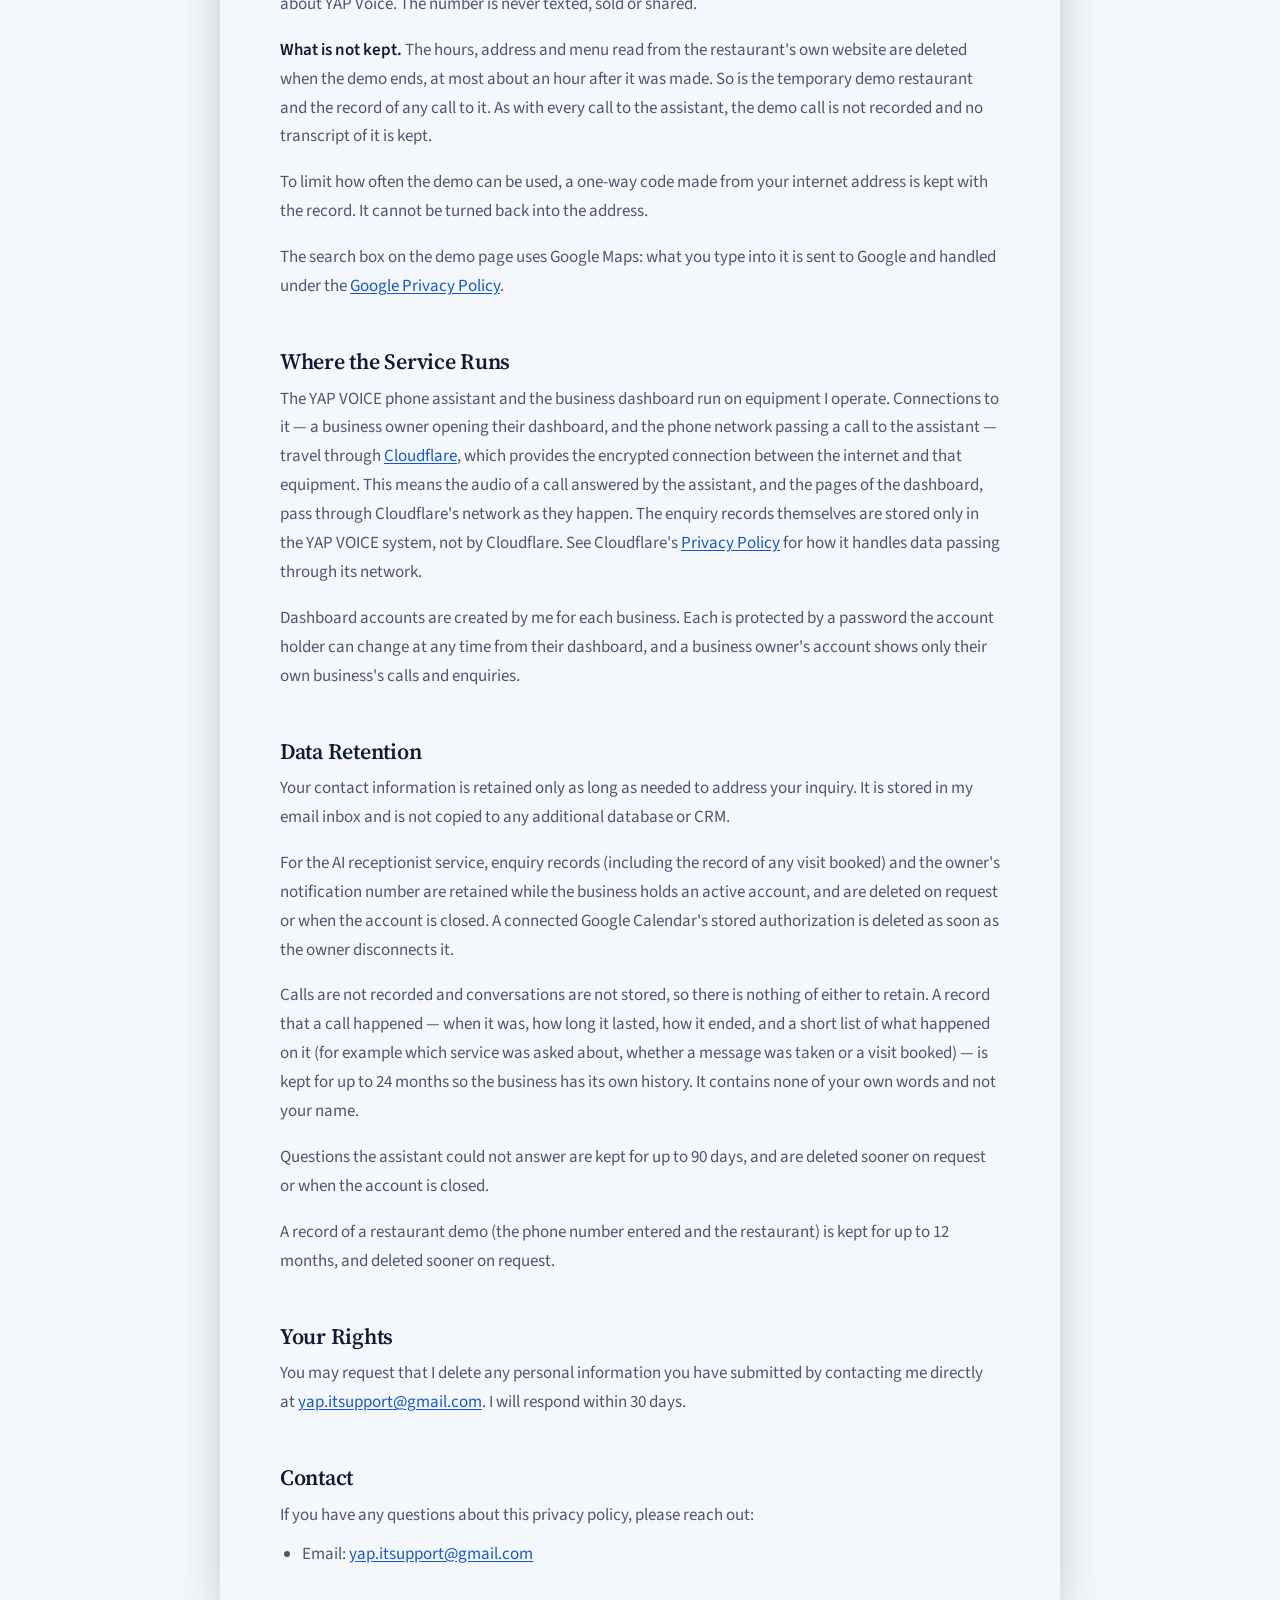
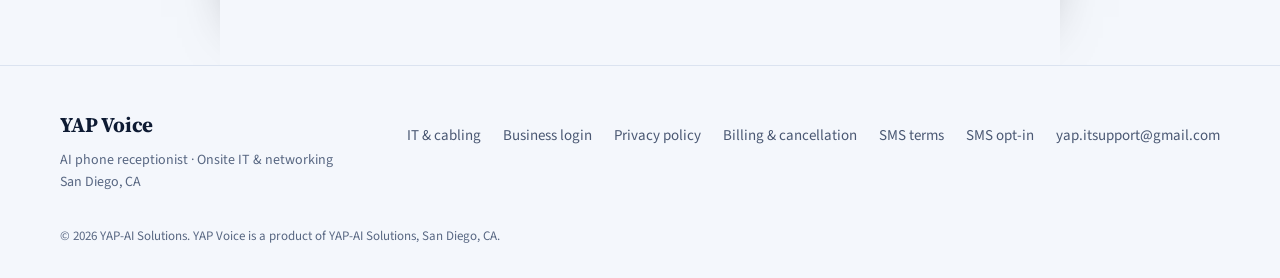
<file: privacy-policy.html>
<!DOCTYPE html>
<html lang="en" data-film="band">
<head>
  <meta charset="UTF-8" />
  <meta name="viewport" content="width=device-width, initial-scale=1.0" />
  <title>Privacy Policy — YAP VOICE</title>
  <link rel="icon" type="image/svg+xml" href="favicon.svg" />
  <link rel="preconnect" href="https://fonts.googleapis.com" />
  <link rel="preconnect" href="https://fonts.gstatic.com" crossorigin />
  <link href="https://fonts.googleapis.com/css2?family=Source+Sans+3:wght@400;500;600;700&family=Source+Serif+4:opsz,wght@8..60,400..700&display=swap" rel="stylesheet" />
  <!-- Light or dark: a choice the visitor made with the header's button
       (script.js) is put back before the page is drawn, so it never
       flashes the other theme first. -->
  <script>try{var t=localStorage.getItem('yap-theme');if(t==='light'||t==='dark')document.documentElement.setAttribute('data-theme',t)}catch(e){}</script>
  <meta name="theme-color" content="#f4f7fc" media="(prefers-color-scheme: light)" />
  <meta name="theme-color" content="#0a101d" media="(prefers-color-scheme: dark)" />
  <link rel="stylesheet" href="site.css?v=20261119i" />
  <link rel="stylesheet" href="story.css?v=20261128c" />
  <!-- The film from the product pages plays behind this page as it is
       scrolled (film.js, story.css). The page is kept dark and empty until
       film.js has set it up, so it is never seen the other way first, and
       is shown as written if that has not happened within three seconds.
       Not for visitors who asked for less motion. -->
  <script>try{if(!matchMedia('(prefers-reduced-motion: reduce)').matches){var h=document.documentElement;h.classList.add('st-wait');setTimeout(function(){h.classList.remove('st-wait')},3000)}}catch(e){}</script>
</head>
<body>
  <a class="skip-link" href="#main">Skip to main content</a>

  <header class="site-header" id="site-header">
    <div class="wrap header__row">
      <a href="index.html" class="brand" aria-label="YAP Voice — home">
        <svg width="30" height="30" viewBox="0 0 40 40" fill="none" aria-hidden="true">
          <defs>
            <linearGradient id="mark" x1="0" y1="0" x2="40" y2="40" gradientUnits="userSpaceOnUse">
              <stop offset="0%" stop-color="#1f66e5"/><stop offset="100%" stop-color="#0f47b3"/>
            </linearGradient>
          </defs>
          <rect width="40" height="40" rx="11" fill="url(#mark)"/>
          <g fill="#fff"><rect x="6.5" y="16" width="3" height="8" rx="1.5"/><rect x="12.5" y="12" width="3" height="16" rx="1.5"/><rect x="18.5" y="8" width="3" height="24" rx="1.5"/><rect x="24.5" y="13" width="3" height="14" rx="1.5"/><rect x="30.5" y="16.5" width="3" height="7" rx="1.5"/></g>
        </svg>
        <span>YAP Voice</span>
      </a>

      <nav class="nav" id="main-nav" aria-label="Primary">
        <a href="index.html" class="nav__link">AI receptionist</a>
        <a href="index.html#pricing" class="nav__link">Pricing</a>
        <a href="index.html#faq" class="nav__link">FAQ</a>
        <a href="login.html" class="nav__link nav__link--login">Business login</a>
      </nav>

      <a href="index.html#contact" class="btn btn--primary header__cta">Book a free demo</a>

      <button class="theme-btn" id="theme-btn" type="button" role="switch" aria-checked="false" aria-label="Dark mode" title="Dark mode on or off">
        <span class="theme-btn__track" aria-hidden="true">
          <span class="theme-btn__knob"></span>
          <svg class="theme-btn__sun" viewBox="0 0 24 24" fill="none" stroke="currentColor" stroke-width="2" stroke-linecap="round" stroke-linejoin="round"><circle cx="12" cy="12" r="4.2"/><path d="M12 2v2.2M12 19.8V22M4.9 4.9l1.6 1.6M17.5 17.5l1.6 1.6M2 12h2.2M19.8 12H22M4.9 19.1l1.6-1.6M17.5 6.5l1.6-1.6"/></svg>
          <svg class="theme-btn__moon" viewBox="0 0 24 24" fill="none" stroke="currentColor" stroke-width="2" stroke-linecap="round" stroke-linejoin="round"><path d="M21 12.8A9 9 0 1 1 11.2 3a7 7 0 0 0 9.8 9.8z"/></svg>
        </span>
      </button>

      <button class="menu-btn" id="menu-btn" aria-label="Open menu" aria-expanded="false" aria-controls="main-nav">
        <span></span><span></span><span></span>
      </button>
    </div>
  </header>

  <main id="main" class="policy-page">
    <h1>Privacy Policy</h1>
    <p class="updated">Last updated: November 24, 2026</p>

    <p>YAP VOICE is a product of <strong>YAP-AI Solutions</strong>, San Diego, CA. YAP-AI Solutions ("I", "me", or "my") operates this website and the YAP VOICE AI phone receptionist, a service that answers a business's phone calls, takes callers' details, and can book visits into the business owner's own Google Calendar. This policy explains what information is collected and how it is used, including what YAP VOICE does with Google user data.</p>

    <h2>Information I Collect</h2>
    <p>The only personal information I collect is what you voluntarily submit through the contact form:</p>
    <ul>
      <li>Your full name</li>
      <li>Your email address</li>
      <li>Your phone number (optional)</li>
      <li>The message you send describing your IT issue or project</li>
    </ul>
    <p>I do not use cookies, analytics trackers, or any third-party tracking scripts on this website.</p>

    <h2>How I Use Your Information</h2>
    <p>The information you submit is used solely to:</p>
    <ul>
      <li>Respond to your inquiry</li>
      <li>Provide you with a quote or schedule a service visit</li>
    </ul>
    <p>I will never sell, rent, or share your personal information with any third party for marketing purposes.</p>

    <h2>Form Submission Service</h2>
    <p>Contact form submissions are processed through <a href="https://web3forms.com" target="_blank" rel="noopener">Web3Forms</a>, a third-party service that forwards form submissions to my email. Please review their <a href="https://web3forms.com/privacy" target="_blank" rel="noopener">Privacy Policy</a> for details on how they handle form data.</p>

    <!--
      LEGAL REVIEW REQUIRED on the wording of this section before it is
      merged to main and published.

      It exists because the assistant tells every caller "we write down
      what's said on this call" and this policy did not mention phone
      calls at all — the spoken disclosure was ahead of the written
      policy, which is the honest direction to be wrong in and still
      wrong. Every statement below is checkable against the code:

        no audio recording      - no TwiML carries <Record>, and nothing
                                  calls the telephony provider's
                                  record_call()
        no transcript kept      - settings.STORE_CALL_TRANSCRIPTS, off
        a short note IS kept    - Lead.summary, "what the caller actually
                                  said they needed". THIS PARAGRAPH USED
                                  TO DENY IT. It said the conversation
                                  was "not written down or kept
                                  afterwards", which was written when the
                                  transcript work was done and was never
                                  checked against the leads table. A
                                  privacy policy that overclaims is worse
                                  than one that admits a field, so the
                                  text now names the note and says it is
                                  a summary rather than a transcript.
        24 months               - CALL_RECORD_RETENTION_DAYS = 730. IF
                                  THAT SETTING CHANGES, THIS NUMBER MUST
                                  CHANGE WITH IT.
        leads are NOT swept     - sweep_expired_data touches Call and
                                  CallTranscript only, so an enquiry
                                  lives until the account closes or
                                  somebody asks. That is what the
                                  retention section says; keep them
                                  in step.
        deletion on closure     - retention_service.close_account
    -->
    <h2>Phone Calls Answered by the AI Assistant</h2>
    <p>When you call a business that uses YAP VOICE, the call may be answered by an automated assistant rather than a person. The assistant says so at the start of the call.</p>
    <p><strong>The call is not recorded.</strong> No audio of the conversation is captured, stored, or kept anywhere.</p>
    <p><strong>No transcript of the call is kept.</strong> The back-and-forth of the conversation is held only while the call is happening, and is gone when you hang up. Nobody can read back what was said.</p>
    <p>What the business does keep is the outcome of the call and the details you gave for it to act on — typically your name, your phone number, the service you asked about, and the answers to any questions about the job. Alongside those, a short note of what you said you needed is kept, in case the details alone do not capture it — for example if you asked about something the business does not list. That note is a summary, not a transcript of the call. All of it is the information the business needs in order to call you back, and it is covered in the section below.</p>
    <!--
      DRAFT — publish only together with the backend release that keeps
      unanswered questions (ai-restaurant-receptionist, UnansweredQuestion;
      KEEP_UNANSWERED_QUESTIONS, UNANSWERED_QUESTION_RETENTION_DAYS = 90).
      If that release is not live, this paragraph is not true yet. IF THE
      RETENTION SETTING CHANGES, THE 90 BELOW MUST CHANGE WITH IT.
      LEGAL REVIEW REQUIRED, with the rest of this section.
    -->
    <p>If you ask the assistant something it cannot answer, the question itself — in your words, but without your name or number — is kept for up to 90 days, so the business can add the answer for future callers.</p>
    <p>To understand what you say, the assistant sends the audio of the call to a speech-recognition service and the text of what you said to a language model, both operated by third parties, for the duration of the call. These services are used to process the call as it happens.</p>
    <p>If you would prefer to speak to a person, say so and the assistant will put you through or take a message for someone to call you back.</p>

    <h2>SMS Notifications for AI Receptionist Clients</h2>
    <p>Businesses that use the YAP VOICE AI phone receptionist can choose to be notified by text message when the assistant takes an enquiry for them. This section covers that separately, because it involves information the website contact form does not.</p>
    <p>For that service I collect and store:</p>
    <ul>
      <li>The business owner's own mobile number, which they enter themselves in their YAP VOICE dashboard in order to receive these notifications</li>
      <li>The details each caller gives the assistant — their name, their phone number, the service they asked about, and any notes</li>
    </ul>
    <p>The owner's mobile number is used for one purpose only: sending that owner notifications about enquiries taken for their own business. It is never used for marketing, and it is never sold, rented, or shared with any third party. An owner can remove or change it in the dashboard at any time, or reply STOP to any message to stop receiving them.</p>
    <p>Callers are never sent text messages under this programme. A caller's number is used only so the business can return their call.</p>
    <p>Caller details are stored so the business can return the call, and are shown only to that business. A caller's information is never shared with any other business on the platform, and is never used for marketing.</p>
    <p>Text messages are delivered through <a href="https://www.twilio.com" target="_blank" rel="noopener">Twilio</a>, which carries the message to the recipient's mobile carrier. See Twilio's <a href="https://www.twilio.com/legal/privacy" target="_blank" rel="noopener">Privacy Notice</a> for how they handle message data. Full <a href="terms.html">SMS Terms and Conditions</a> are published separately, and the <a href="sms-opt-in.html">SMS Opt-In page</a> shows exactly how and where a business owner consents.</p>

    <!--
      Approved by the owner and published on 2026-09-23, together with the
      switch to Cloudflare Tunnel (app.yap-itsupport.com). Before that the
      connection was an ngrok tunnel, which this policy never named.

      Why it is here: once the dashboard has a public address, two kinds
      of traffic pass through the tunnel provider on the way to the
      machine that runs the system — the live call audio Twilio streams
      to the assistant (the media-stream WebSocket), and owners' dashboard
      pages, which show callers' names and numbers. The policy names every
      other outside service that handles that data (Twilio, the speech and
      language services, Web3Forms). Every statement below is true of the
      system as built: the tunnel carries traffic and stores none of the
      records, which live in the system's own database.
    -->
    <!--
      GOOGLE CALENDAR. Written for Google's OAuth verification of the two
      scopes the dashboard asks for (calendar.events.owned and
      calendar.freebusy) and checked against what the code does
      (app/services/calendar/google.py and calendar_service.py in the
      receptionist repository): busy times are read per call and not
      stored; the refresh token is encrypted at rest; only events YAP VOICE
      created are read back, by their id; disconnecting revokes the token
      at Google and deletes it here. Keep this in step with the code.
    -->
    <h2 id="google-calendar">Google Calendar (for business owners)</h2>
    <p>A business owner can connect their own Google Calendar from their YAP VOICE dashboard, so the phone assistant can offer callers open times and put booked visits into that calendar. Connecting is optional, done by the owner, and can be undone at any time. This section describes exactly what YAP VOICE does with that access.</p>

    <p><strong>What YAP VOICE accesses, and why</strong></p>
    <ul>
      <li><strong>When the owner is busy.</strong> While a caller is on the line and a visit is being offered, YAP VOICE asks Google Calendar for the owner's busy and free times, so it only offers times that are actually free. It sees only that a time is busy, never the title, attendees or details of the owner's own events.</li>
      <li><strong>The visits it books.</strong> When a caller picks a time, YAP VOICE creates an event for that visit in the owner's calendar. The event holds the caller's name, their phone number, the service they asked for and the answers to the business's own questions about the job, so the owner has what they need for the visit.</li>
      <li><strong>Only the events it created.</strong> YAP VOICE reads back, changes or deletes only the visit events it created itself: to show on the dashboard whether the owner has confirmed, moved or deleted a visit, to move or cancel a visit when the caller asks to, and to keep the event's details correct if the caller corrects them on the call. It does not read, change or delete any other event in the owner's calendar.</li>
    </ul>

    <p><strong>What is stored</strong></p>
    <ul>
      <li>The authorization Google issues when the owner connects (a refresh token), stored encrypted, so visits can be booked while the owner is not at a computer.</li>
      <li>For each visit YAP VOICE booked: the calendar event's identifier, its start and end time, whether it is pencilled in, confirmed or cancelled, and the service it is for, kept with that caller's enquiry record.</li>
      <li>The owner's busy times are <strong>not</strong> stored. They are read when a visit is offered, used to work out the open times, and then discarded.</li>
    </ul>

    <p><strong>How it is used and shared</strong></p>
    <ul>
      <li>Google Calendar data is used only to offer callers open times and to book, move, cancel and keep up to date the visits callers book, for that owner's own business.</li>
      <li>It is never sold, never used for advertising, never used to build profiles of anyone, and never used to train artificial-intelligence or machine-learning models. It is not sent to the language model the assistant uses to understand callers.</li>
      <li>The times being offered (for example "Thursday at 9 AM") are spoken to the caller, which passes them as words through the speech service that produces the assistant's voice, for the length of the call only.</li>
      <li>It is not shared with any other business on the platform or any other third party, except where required by law.</li>
      <li>No person reads it, except the business's own account holders on their dashboard, and me where needed to provide support the owner has asked for, to investigate a security problem, or to comply with the law.</li>
    </ul>

    <p><strong>Removing access and deleting data</strong></p>
    <ul>
      <li>The owner can disconnect Google Calendar at any time from the Phone page of their dashboard. Disconnecting revokes YAP VOICE's access at Google and deletes the stored authorization immediately. Access can also be removed from the owner's Google Account settings at <a href="https://myaccount.google.com/permissions" target="_blank" rel="noopener">myaccount.google.com/permissions</a>.</li>
      <li>Visit events already in the owner's calendar stay there, because the calendar is the owner's. Visit records kept with enquiries follow the retention described below, and are deleted on request or when the account is closed.</li>
    </ul>

    <p><strong>Limited Use.</strong> YAP VOICE's use and transfer to any other app of information received from Google APIs will adhere to the <a href="https://developers.google.com/terms/api-services-user-data-policy" target="_blank" rel="noopener">Google API Services User Data Policy</a>, including the Limited Use requirements.</p>

    <!--
      THE RESTAURANT DEMO (ai-restaurant-receptionist, demo_tries;
      docs/restaurant-demo.md). Every figure below is a setting there:
        12 months  - DEMO_LEAD_RETENTION_DAYS (365)
        an hour    - the longest DEMO_TRY_MINUTES the dashboard allows (60)
      IF EITHER SETTING CHANGES, THE WORDS HERE MUST CHANGE WITH IT.
      The page's promise beside the phone box ("Nobody rings you. We keep
      this number and may follow up about YAP Voice") is the same promise.
      LEGAL REVIEW REQUIRED, with the rest of this policy.
    -->
    <h2 id="restaurant-demo">The Restaurant Demo</h2>
    <p>A restaurant owner may be shown a demo page where they pick their restaurant, enter the phone number they will call from, and call a demo line that answers as that restaurant for a short time.</p>
    <p><strong>What is kept.</strong> The phone number entered, the restaurant's name (and, if it was picked from the search box, the Google place ID that identifies it), when the demo was made, and whether a call was made. This is kept for up to 12 months as a record of who tried the demo, and I may call that number to follow up about YAP Voice. The number is never texted, sold or shared.</p>
    <p><strong>What is not kept.</strong> The hours, address and menu read from the restaurant's own website are deleted when the demo ends, at most about an hour after it was made. So is the temporary demo restaurant and the record of any call to it. As with every call to the assistant, the demo call is not recorded and no transcript of it is kept.</p>
    <p>To limit how often the demo can be used, a one-way code made from your internet address is kept with the record. It cannot be turned back into the address.</p>
    <p>The search box on the demo page uses Google Maps: what you type into it is sent to Google and handled under the <a href="https://policies.google.com/privacy" target="_blank" rel="noopener">Google Privacy Policy</a>.</p>

    <h2>Where the Service Runs</h2>
    <p>The YAP VOICE phone assistant and the business dashboard run on equipment I operate. Connections to it — a business owner opening their dashboard, and the phone network passing a call to the assistant — travel through <a href="https://www.cloudflare.com" target="_blank" rel="noopener">Cloudflare</a>, which provides the encrypted connection between the internet and that equipment. This means the audio of a call answered by the assistant, and the pages of the dashboard, pass through Cloudflare's network as they happen. The enquiry records themselves are stored only in the YAP VOICE system, not by Cloudflare. See Cloudflare's <a href="https://www.cloudflare.com/privacypolicy/" target="_blank" rel="noopener">Privacy Policy</a> for how it handles data passing through its network.</p>
    <p>Dashboard accounts are created by me for each business. Each is protected by a password the account holder can change at any time from their dashboard, and a business owner's account shows only their own business's calls and enquiries.</p>

    <h2>Data Retention</h2>
    <p>Your contact information is retained only as long as needed to address your inquiry. It is stored in my email inbox and is not copied to any additional database or CRM.</p>
    <p>For the AI receptionist service, enquiry records (including the record of any visit booked) and the owner's notification number are retained while the business holds an active account, and are deleted on request or when the account is closed. A connected Google Calendar's stored authorization is deleted as soon as the owner disconnects it.</p>
    <p>Calls are not recorded and conversations are not stored, so there is nothing of either to retain. A record that a call happened — when it was, how long it lasted, how it ended, and a short list of what happened on it (for example which service was asked about, whether a message was taken or a visit booked) — is kept for up to 24 months so the business has its own history. It contains none of your own words and not your name.</p>
    <p>Questions the assistant could not answer are kept for up to 90 days, and are deleted sooner on request or when the account is closed.</p>
    <p>A record of a restaurant demo (the phone number entered and the restaurant) is kept for up to 12 months, and deleted sooner on request.</p>

    <h2>Your Rights</h2>
    <p>You may request that I delete any personal information you have submitted by contacting me directly at <a href="mailto:yap.itsupport@gmail.com">yap.itsupport@gmail.com</a>. I will respond within 30 days.</p>

    <h2>Contact</h2>
    <p>If you have any questions about this privacy policy, please reach out:</p>
    <ul>
      <li>Email: <a href="mailto:yap.itsupport@gmail.com">yap.itsupport@gmail.com</a></li>
    </ul>
  </main>

  <footer class="footer">
    <div class="wrap footer__row">
      <div>
        <p class="brand brand--footer"><span>YAP Voice</span></p>
        <p class="footer__small">AI phone receptionist · Onsite IT &amp; networking<br />San Diego, CA</p>
      </div>
      <nav class="footer__links" aria-label="Footer">
        <a href="it-support.html">IT &amp; cabling</a>
        <a href="login.html">Business login</a>
        <a href="privacy-policy.html">Privacy policy</a>
        <a href="index.html#billing">Billing &amp; cancellation</a>
        <a href="terms.html">SMS terms</a>
        <a href="sms-opt-in.html">SMS opt-in</a>
        <a href="mailto:yap.itsupport@gmail.com">yap.itsupport@gmail.com</a>
      </nav>
    </div>
    <div class="wrap footer__legal">
      <p>&copy; <span id="footer-year"></span> YAP-AI Solutions. YAP Voice is a product of YAP-AI Solutions, San Diego, CA.</p>
    </div>
  </footer>

  <script src="script.js?v=20261119i"></script>
  <script src="film.js?v=20261128c"></script>
</body>
</html>
</file>
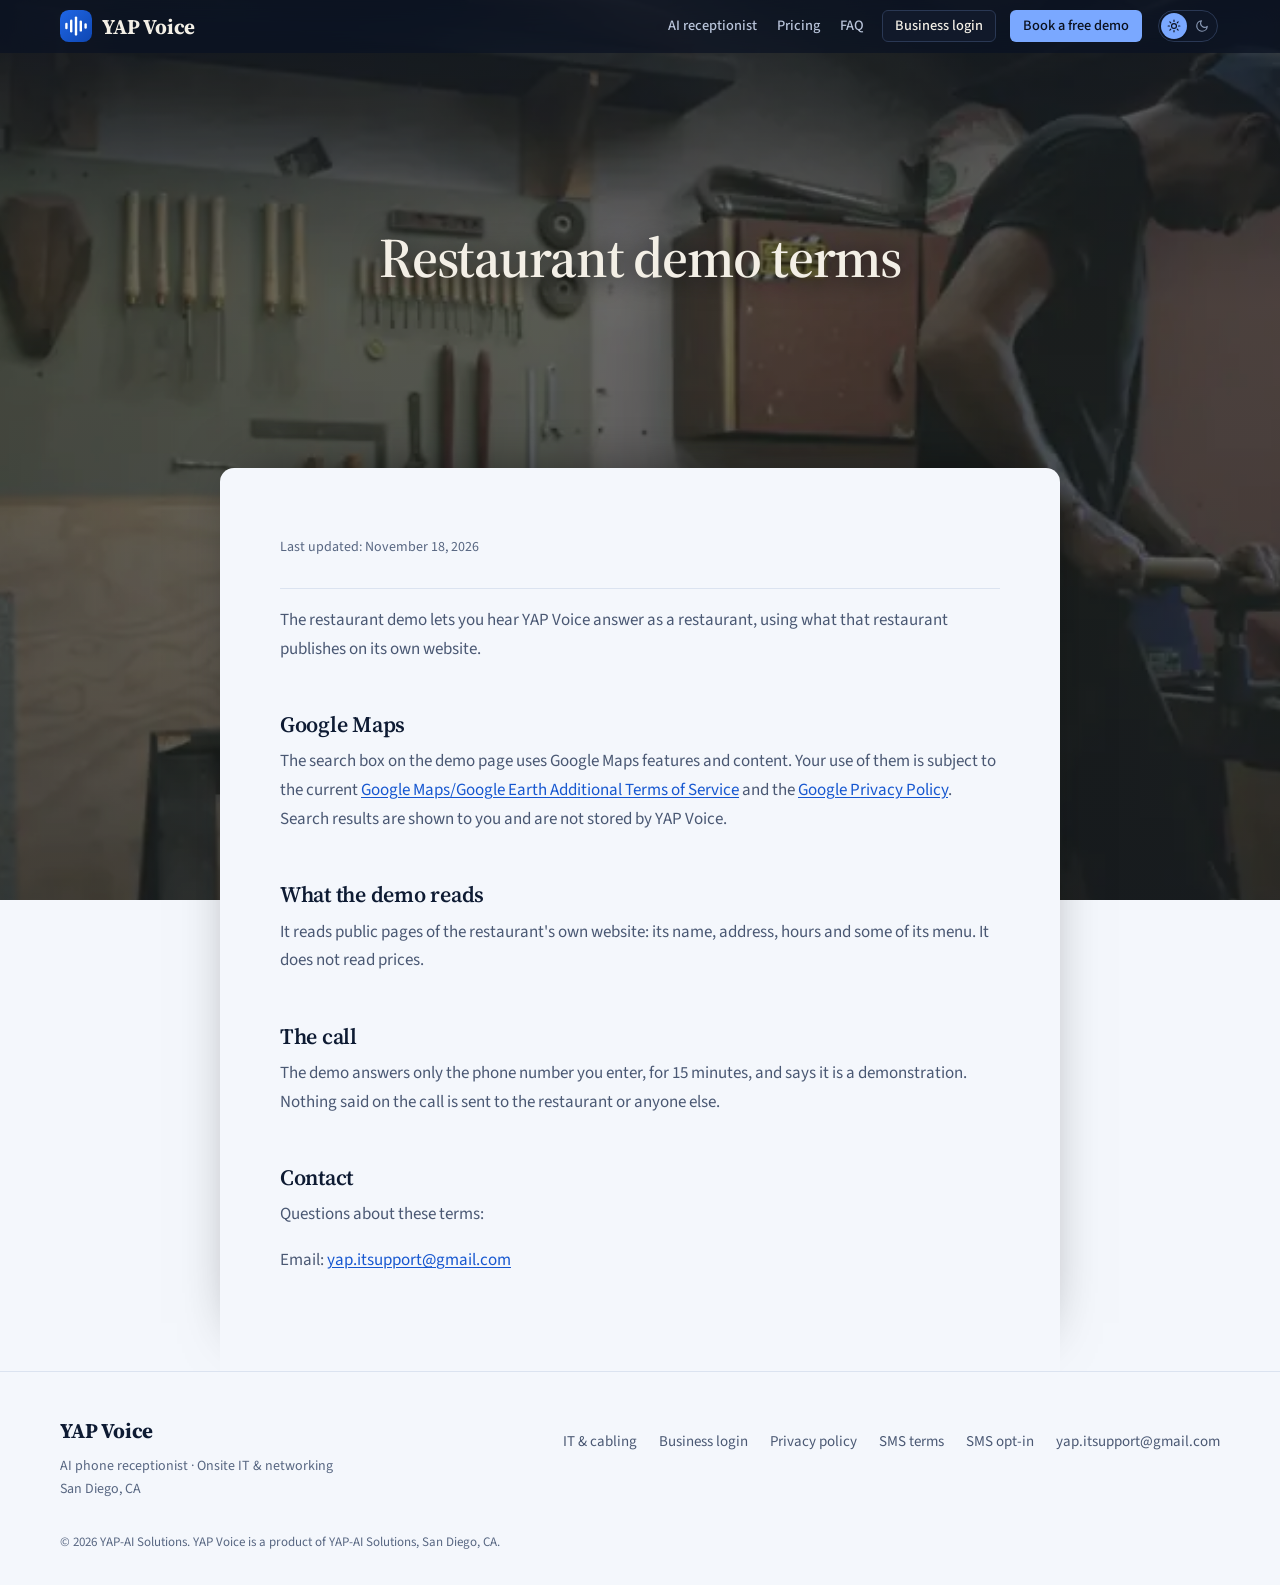
<file: restaurant-demo-terms.html>
<!DOCTYPE html>
<html lang="en" data-film="band">
<head>
  <meta charset="UTF-8" />
  <meta name="robots" content="noindex, nofollow" />
  <meta name="viewport" content="width=device-width, initial-scale=1.0" />
  <title>Restaurant demo terms | YAP Voice</title>
  <link rel="icon" type="image/svg+xml" href="favicon.svg" />
  <link rel="preconnect" href="https://fonts.googleapis.com" />
  <link rel="preconnect" href="https://fonts.gstatic.com" crossorigin />
  <link href="https://fonts.googleapis.com/css2?family=Source+Sans+3:wght@400;500;600;700&family=Source+Serif+4:opsz,wght@8..60,400..700&display=swap" rel="stylesheet" />
  <!-- Light or dark: a choice the visitor made with the header's button
       (script.js) is put back before the page is drawn, so it never
       flashes the other theme first. -->
  <script>try{var t=localStorage.getItem('yap-theme');if(t==='light'||t==='dark')document.documentElement.setAttribute('data-theme',t)}catch(e){}</script>
  <meta name="theme-color" content="#f4f7fc" media="(prefers-color-scheme: light)" />
  <meta name="theme-color" content="#0a101d" media="(prefers-color-scheme: dark)" />
  <link rel="stylesheet" href="site.css?v=20261119i" />
  <link rel="stylesheet" href="story.css?v=20261128c" />
  <!-- The film from the product pages plays behind this page as it is
       scrolled (film.js, story.css). The page is kept dark and empty until
       film.js has set it up, so it is never seen the other way first, and
       is shown as written if that has not happened within three seconds.
       Not for visitors who asked for less motion. -->
  <script>try{if(!matchMedia('(prefers-reduced-motion: reduce)').matches){var h=document.documentElement;h.classList.add('st-wait');setTimeout(function(){h.classList.remove('st-wait')},3000)}}catch(e){}</script>
</head>
<body>
  <header class="site-header" id="site-header">
    <div class="wrap header__row">
      <a href="index.html" class="brand" aria-label="YAP Voice — home">
        <svg width="30" height="30" viewBox="0 0 40 40" fill="none" aria-hidden="true">
          <defs>
            <linearGradient id="mark" x1="0" y1="0" x2="40" y2="40" gradientUnits="userSpaceOnUse">
              <stop offset="0%" stop-color="#1f66e5"/><stop offset="100%" stop-color="#0f47b3"/>
            </linearGradient>
          </defs>
          <rect width="40" height="40" rx="11" fill="url(#mark)"/>
          <g fill="#fff"><rect x="6.5" y="16" width="3" height="8" rx="1.5"/><rect x="12.5" y="12" width="3" height="16" rx="1.5"/><rect x="18.5" y="8" width="3" height="24" rx="1.5"/><rect x="24.5" y="13" width="3" height="14" rx="1.5"/><rect x="30.5" y="16.5" width="3" height="7" rx="1.5"/></g>
        </svg>
        <span>YAP Voice</span>
      </a>

      <nav class="nav" id="main-nav" aria-label="Primary">
        <a href="index.html" class="nav__link">AI receptionist</a>
        <a href="index.html#pricing" class="nav__link">Pricing</a>
        <a href="index.html#faq" class="nav__link">FAQ</a>
        <a href="login.html" class="nav__link nav__link--login">Business login</a>
      </nav>

      <a href="index.html#contact" class="btn btn--primary header__cta">Book a free demo</a>

      <button class="theme-btn" id="theme-btn" type="button" role="switch" aria-checked="false" aria-label="Dark mode" title="Dark mode on or off">
        <span class="theme-btn__track" aria-hidden="true">
          <span class="theme-btn__knob"></span>
          <svg class="theme-btn__sun" viewBox="0 0 24 24" fill="none" stroke="currentColor" stroke-width="2" stroke-linecap="round" stroke-linejoin="round"><circle cx="12" cy="12" r="4.2"/><path d="M12 2v2.2M12 19.8V22M4.9 4.9l1.6 1.6M17.5 17.5l1.6 1.6M2 12h2.2M19.8 12H22M4.9 19.1l1.6-1.6M17.5 6.5l1.6-1.6"/></svg>
          <svg class="theme-btn__moon" viewBox="0 0 24 24" fill="none" stroke="currentColor" stroke-width="2" stroke-linecap="round" stroke-linejoin="round"><path d="M21 12.8A9 9 0 1 1 11.2 3a7 7 0 0 0 9.8 9.8z"/></svg>
        </span>
      </button>

      <button class="menu-btn" id="menu-btn" aria-label="Open menu" aria-expanded="false" aria-controls="main-nav">
        <span></span><span></span><span></span>
      </button>
    </div>
  </header>

  <main id="main" class="policy-page">
    <h1>Restaurant demo terms</h1>
    <p class="updated">Last updated: November 18, 2026</p>

    <p>The restaurant demo lets you hear YAP Voice answer as a restaurant, using what that restaurant publishes on its own website.</p>

    <h2>Google Maps</h2>
    <p>The search box on the demo page uses Google Maps features and content. Your use of them is subject to the current <a href="https://maps.google.com/help/terms_maps/" target="_blank" rel="noopener">Google Maps/Google Earth Additional Terms of Service</a> and the <a href="https://policies.google.com/privacy" target="_blank" rel="noopener">Google Privacy Policy</a>. Search results are shown to you and are not stored by YAP Voice.</p>

    <h2>What the demo reads</h2>
    <p>It reads public pages of the restaurant's own website: its name, address, hours and some of its menu. It does not read prices.</p>

    <h2>The call</h2>
    <p>The demo answers only the phone number you enter, for 15 minutes, and says it is a demonstration. Nothing said on the call is sent to the restaurant or anyone else.</p>

    <h2>Contact</h2>
    <p>Questions about these terms:</p>
    <p>Email: <a href="mailto:yap.itsupport@gmail.com">yap.itsupport@gmail.com</a></p>
  </main>

  <footer class="footer">
    <div class="wrap footer__row">
      <div>
        <p class="brand brand--footer"><span>YAP Voice</span></p>
        <p class="footer__small">AI phone receptionist · Onsite IT &amp; networking<br />San Diego, CA</p>
      </div>
      <nav class="footer__links" aria-label="Footer">
        <a href="it-support.html">IT &amp; cabling</a>
        <a href="login.html">Business login</a>
        <a href="privacy-policy.html">Privacy policy</a>
        <a href="terms.html">SMS terms</a>
        <a href="sms-opt-in.html">SMS opt-in</a>
        <a href="mailto:yap.itsupport@gmail.com">yap.itsupport@gmail.com</a>
      </nav>
    </div>
    <div class="wrap footer__legal">
      <p>&copy; <span id="footer-year"></span> YAP-AI Solutions. YAP Voice is a product of YAP-AI Solutions, San Diego, CA.</p>
    </div>
  </footer>

  <script src="script.js?v=20261119i"></script>
  <script src="film.js?v=20261128c"></script>
</body>
</html>
</file>
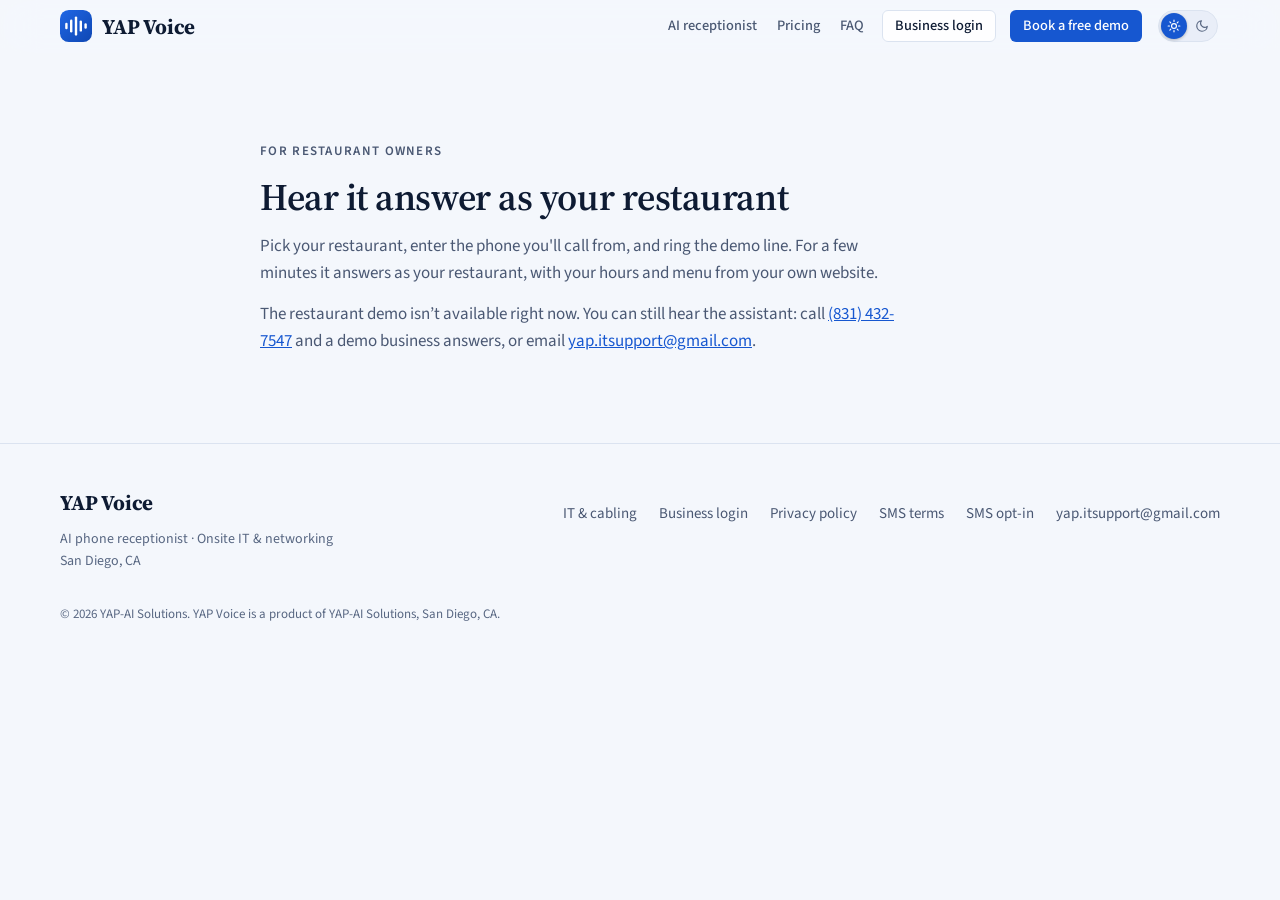
<file: restaurant-demo-test.html>
<!DOCTYPE html>
<html lang="en">
<head>
  <meta charset="UTF-8" />
  <meta name="robots" content="noindex, nofollow" />
  <meta name="viewport" content="width=device-width, initial-scale=1.0" />
  <title>Hear It Answer as Your Restaurant | YAP Voice</title>
  <link rel="icon" type="image/svg+xml" href="favicon.svg" />
  <link rel="preconnect" href="https://fonts.googleapis.com" />
  <link rel="preconnect" href="https://fonts.gstatic.com" crossorigin />
  <link href="https://fonts.googleapis.com/css2?family=Source+Sans+3:wght@400;500;600;700&family=Source+Serif+4:opsz,wght@8..60,400..700&display=swap" rel="stylesheet" />
  <!-- Light or dark: a choice the visitor made with the header's button
       (script.js) is put back before the page is drawn, so it never
       flashes the other theme first. -->
  <script>try{var t=localStorage.getItem('yap-theme');if(t==='light'||t==='dark')document.documentElement.setAttribute('data-theme',t)}catch(e){}</script>
  <meta name="theme-color" content="#f4f7fc" media="(prefers-color-scheme: light)" />
  <meta name="theme-color" content="#0a101d" media="(prefers-color-scheme: dark)" />
  <link rel="stylesheet" href="site.css?v=20261119j" />
</head>
<body>
  <header class="site-header" id="site-header">
    <div class="wrap header__row">
      <a href="index.html" class="brand" aria-label="YAP Voice — home">
        <svg width="30" height="30" viewBox="0 0 40 40" fill="none" aria-hidden="true">
          <defs>
            <linearGradient id="mark" x1="0" y1="0" x2="40" y2="40" gradientUnits="userSpaceOnUse">
              <stop offset="0%" stop-color="#1f66e5"/><stop offset="100%" stop-color="#0f47b3"/>
            </linearGradient>
          </defs>
          <rect width="40" height="40" rx="11" fill="url(#mark)"/>
          <g fill="#fff"><rect x="6.5" y="16" width="3" height="8" rx="1.5"/><rect x="12.5" y="12" width="3" height="16" rx="1.5"/><rect x="18.5" y="8" width="3" height="24" rx="1.5"/><rect x="24.5" y="13" width="3" height="14" rx="1.5"/><rect x="30.5" y="16.5" width="3" height="7" rx="1.5"/></g>
        </svg>
        <span>YAP Voice</span>
      </a>

      <nav class="nav" id="main-nav" aria-label="Primary">
        <a href="index.html" class="nav__link">AI receptionist</a>
        <a href="index.html#pricing" class="nav__link">Pricing</a>
        <a href="index.html#faq" class="nav__link">FAQ</a>
        <a href="login.html" class="nav__link nav__link--login">Business login</a>
      </nav>

      <a href="index.html#contact" class="btn btn--primary header__cta">Book a free demo</a>

      <button class="theme-btn" id="theme-btn" type="button" role="switch" aria-checked="false" aria-label="Dark mode" title="Dark mode on or off">
        <span class="theme-btn__track" aria-hidden="true">
          <span class="theme-btn__knob"></span>
          <svg class="theme-btn__sun" viewBox="0 0 24 24" fill="none" stroke="currentColor" stroke-width="2" stroke-linecap="round" stroke-linejoin="round"><circle cx="12" cy="12" r="4.2"/><path d="M12 2v2.2M12 19.8V22M4.9 4.9l1.6 1.6M17.5 17.5l1.6 1.6M2 12h2.2M19.8 12H22M4.9 19.1l1.6-1.6M17.5 6.5l1.6-1.6"/></svg>
          <svg class="theme-btn__moon" viewBox="0 0 24 24" fill="none" stroke="currentColor" stroke-width="2" stroke-linecap="round" stroke-linejoin="round"><path d="M21 12.8A9 9 0 1 1 11.2 3a7 7 0 0 0 9.8 9.8z"/></svg>
        </span>
      </button>

      <button class="menu-btn" id="menu-btn" aria-label="Open menu" aria-expanded="false" aria-controls="main-nav">
        <span></span><span></span><span></span>
      </button>
    </div>
  </header>

  <main id="main">
    <section class="section" data-demo-off>
      <div class="wrap narrow">
        <p class="eyebrow">For restaurant owners</p>
        <h1 class="section__title">Hear it answer as your restaurant</h1>
        <p class="section__lede">Pick your restaurant, enter the phone you'll call from, and ring the demo line. For a few minutes it answers as your restaurant, with your hours and menu from your own website.</p>
        <p class="section__lede demo-state" id="demo-state" hidden></p>
      </div>
    </section>
    <section class="section section--tint" id="try" aria-labelledby="try-title" data-demo-section hidden>
      <div class="wrap">
        <h2 id="try-title" class="visually-hidden">Find your restaurant, then call it</h2>
        <div class="finder" id="finder" data-api="https://app.yap-itsupport.com">
          <div class="finder__step is-on">
            <p class="finder__n"><b>1</b> Find your restaurant</p>
            <div class="finder__search" data-finder="search-box">
              <input data-finder="q" type="search" autocomplete="off" placeholder="Restaurant name and city" aria-label="Restaurant name and city" />
              <ul class="finder__results" data-finder="results" hidden></ul>
            </div>
            <button type="button" class="finder__or" data-finder="or-paste">Or paste your website address</button>
            <div class="finder__body" data-finder="site-box" hidden>
              <input data-finder="site" type="url" inputmode="url" autocomplete="off" placeholder="yourrestaurant.com" aria-label="Your restaurant's website address" />
              <button type="button" class="btn btn--ghost btn--full" data-finder="site-go">Read this website</button>
            </div>
            <p class="finder__error" data-finder="error-1" role="alert" hidden></p>
            <div class="finder__picked" data-finder="picked" hidden></div>
          </div>
          <div class="finder__step">
            <p class="finder__n"><b>2</b> Check what it learned</p>
            <p class="finder__idle">Your hours, address and menu appear here, so you see what it will answer from before you call.</p>
            <div class="finder__body" data-finder="learned" hidden></div>
            <p class="finder__error" data-finder="error-2" role="alert" hidden></p>
          </div>
          <div class="finder__step">
            <p class="finder__n"><b>3</b> Call it</p>
            <p class="finder__idle">Say which phone you'll call from, then ring the demo line. It answers as your restaurant: ask about the menu or the hours, or book a table.</p>
            <div class="finder__body" data-finder="call" hidden>
              <label class="finder__label" for="finder-tel">The phone you'll call from</label>
              <input id="finder-tel" data-finder="tel" type="tel" inputmode="tel" autocomplete="tel" placeholder="(619) 555-0142" />
              <button type="button" class="btn btn--primary btn--full" data-finder="go">Get it ready</button>
              <p class="finder__small">So the demo line knows the call is yours. Nobody rings you. We keep this number and may follow up about YAP Voice; see the <a href="privacy-policy.html">privacy policy</a>.</p>
            </div>
            <p class="finder__error" data-finder="error-3" role="alert" hidden></p>
            <div class="finder__body" data-finder="live" hidden></div>
          </div>
          <div class="finder__foot">
            <p class="finder__small" data-finder="search-note" hidden>Search by <span translate="no">Google Maps</span>. By searching you agree to the <a href="https://maps.google.com/help/terms_maps/" target="_blank" rel="noopener">Google Maps/Google Earth Additional Terms of Service</a> and the <a href="https://policies.google.com/privacy" target="_blank" rel="noopener">Google Privacy Policy</a>.</p>
            <a class="finder__small" href="restaurant-demo-terms.html">Restaurant demo terms</a>
          </div>
        </div>
      </div>
    </section>
  </main>

  <footer class="footer">
    <div class="wrap footer__row">
      <div>
        <p class="brand brand--footer"><span>YAP Voice</span></p>
        <p class="footer__small">AI phone receptionist · Onsite IT &amp; networking<br />San Diego, CA</p>
      </div>
      <nav class="footer__links" aria-label="Footer">
        <a href="it-support.html">IT &amp; cabling</a>
        <a href="login.html">Business login</a>
        <a href="privacy-policy.html">Privacy policy</a>
        <a href="terms.html">SMS terms</a>
        <a href="sms-opt-in.html">SMS opt-in</a>
        <a href="mailto:yap.itsupport@gmail.com">yap.itsupport@gmail.com</a>
      </nav>
    </div>
    <div class="wrap footer__legal">
      <p>&copy; <span id="footer-year"></span> YAP-AI Solutions. YAP Voice is a product of YAP-AI Solutions, San Diego, CA.</p>
    </div>
  </footer>

  <script src="script.js?v=20261119j"></script>
  <script src="demo.js?v=20261118o"></script>
  <script>
    /* This page only: when the demo is not available, say so and offer the
       demo business instead; when it is, say nothing and let the steps speak. */
    (() => {
      const finder = document.getElementById('finder'), state = document.getElementById('demo-state');
      finder.addEventListener('demo:on', () => { state.hidden = true; });
      finder.addEventListener('demo:off', () => {
        state.innerHTML = 'The restaurant demo isn\u2019t available right now. You can still hear the assistant: call <a href="tel:+18314327547">(831) 432-7547</a> and a demo business answers, or email <a href="mailto:yap.itsupport@gmail.com">yap.itsupport@gmail.com</a>.';
        state.hidden = false;
      });
    })();
  </script>
</body>
</html>
</file>
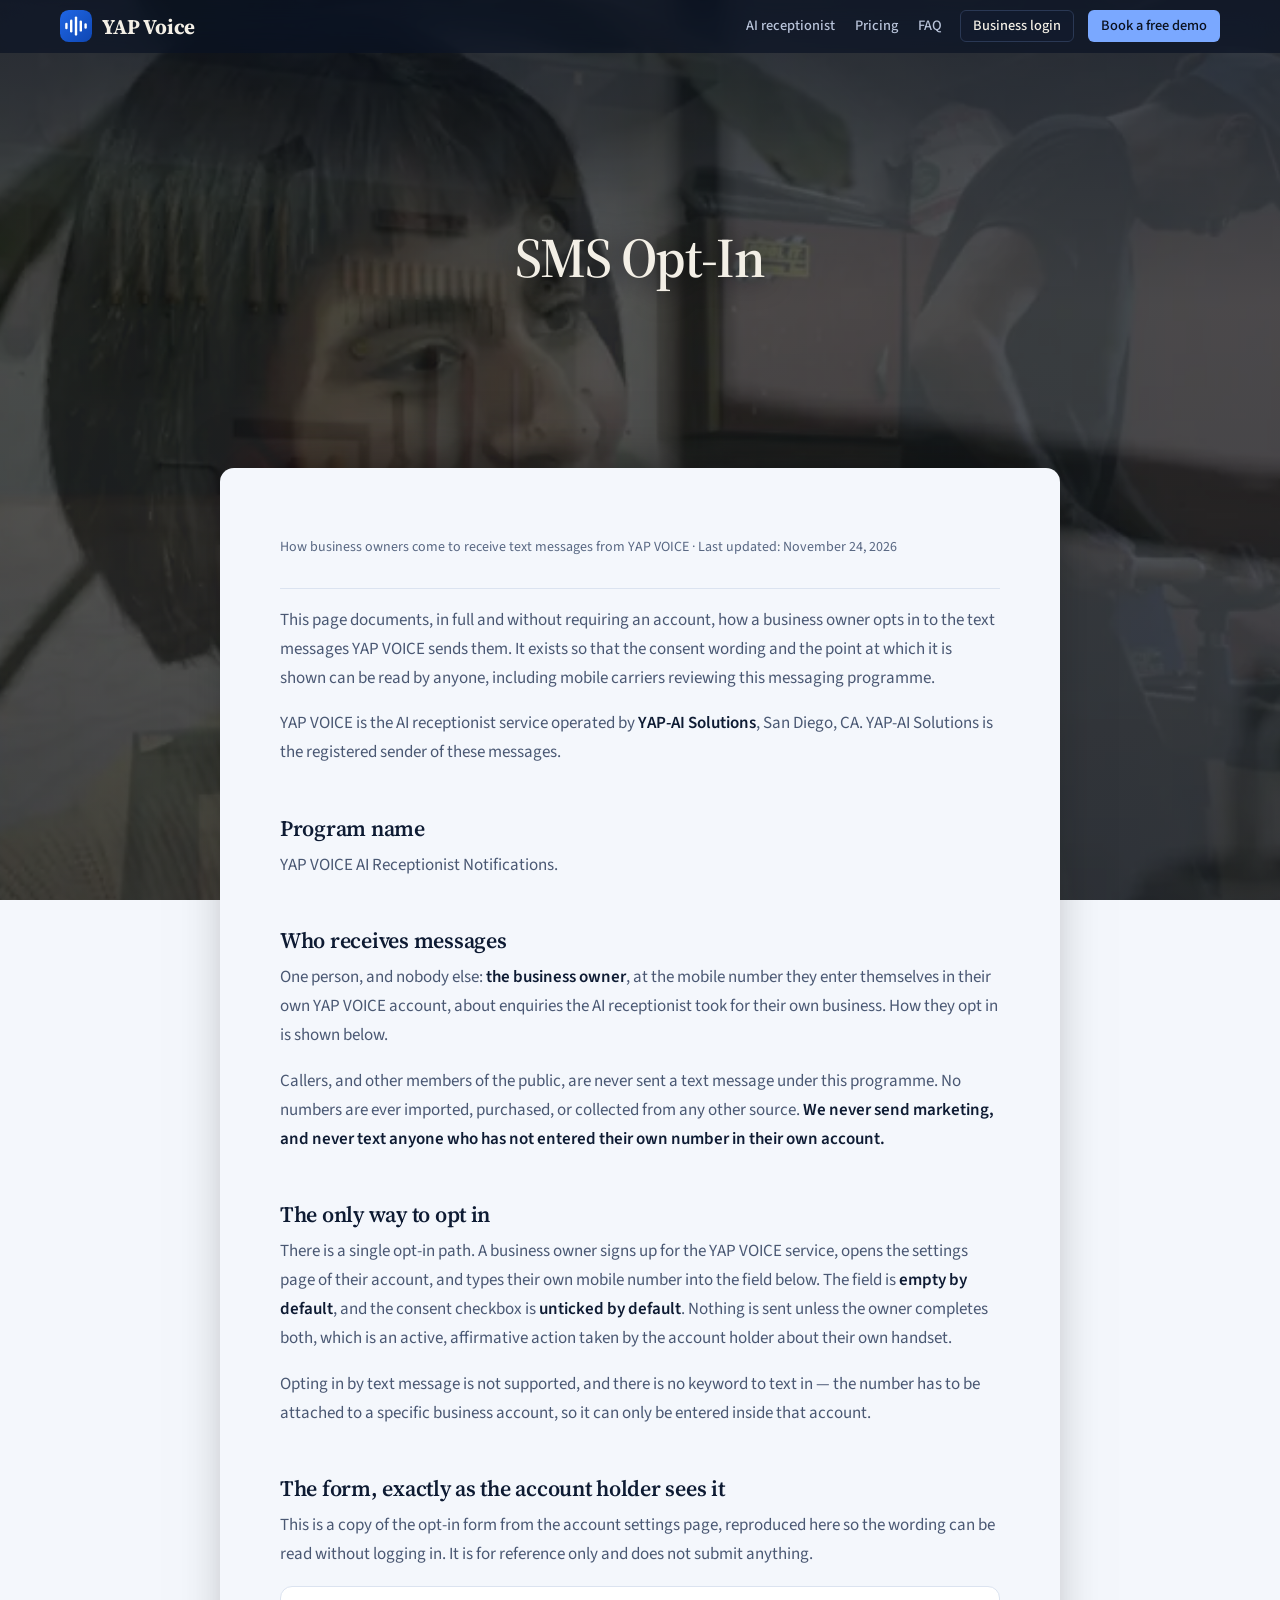
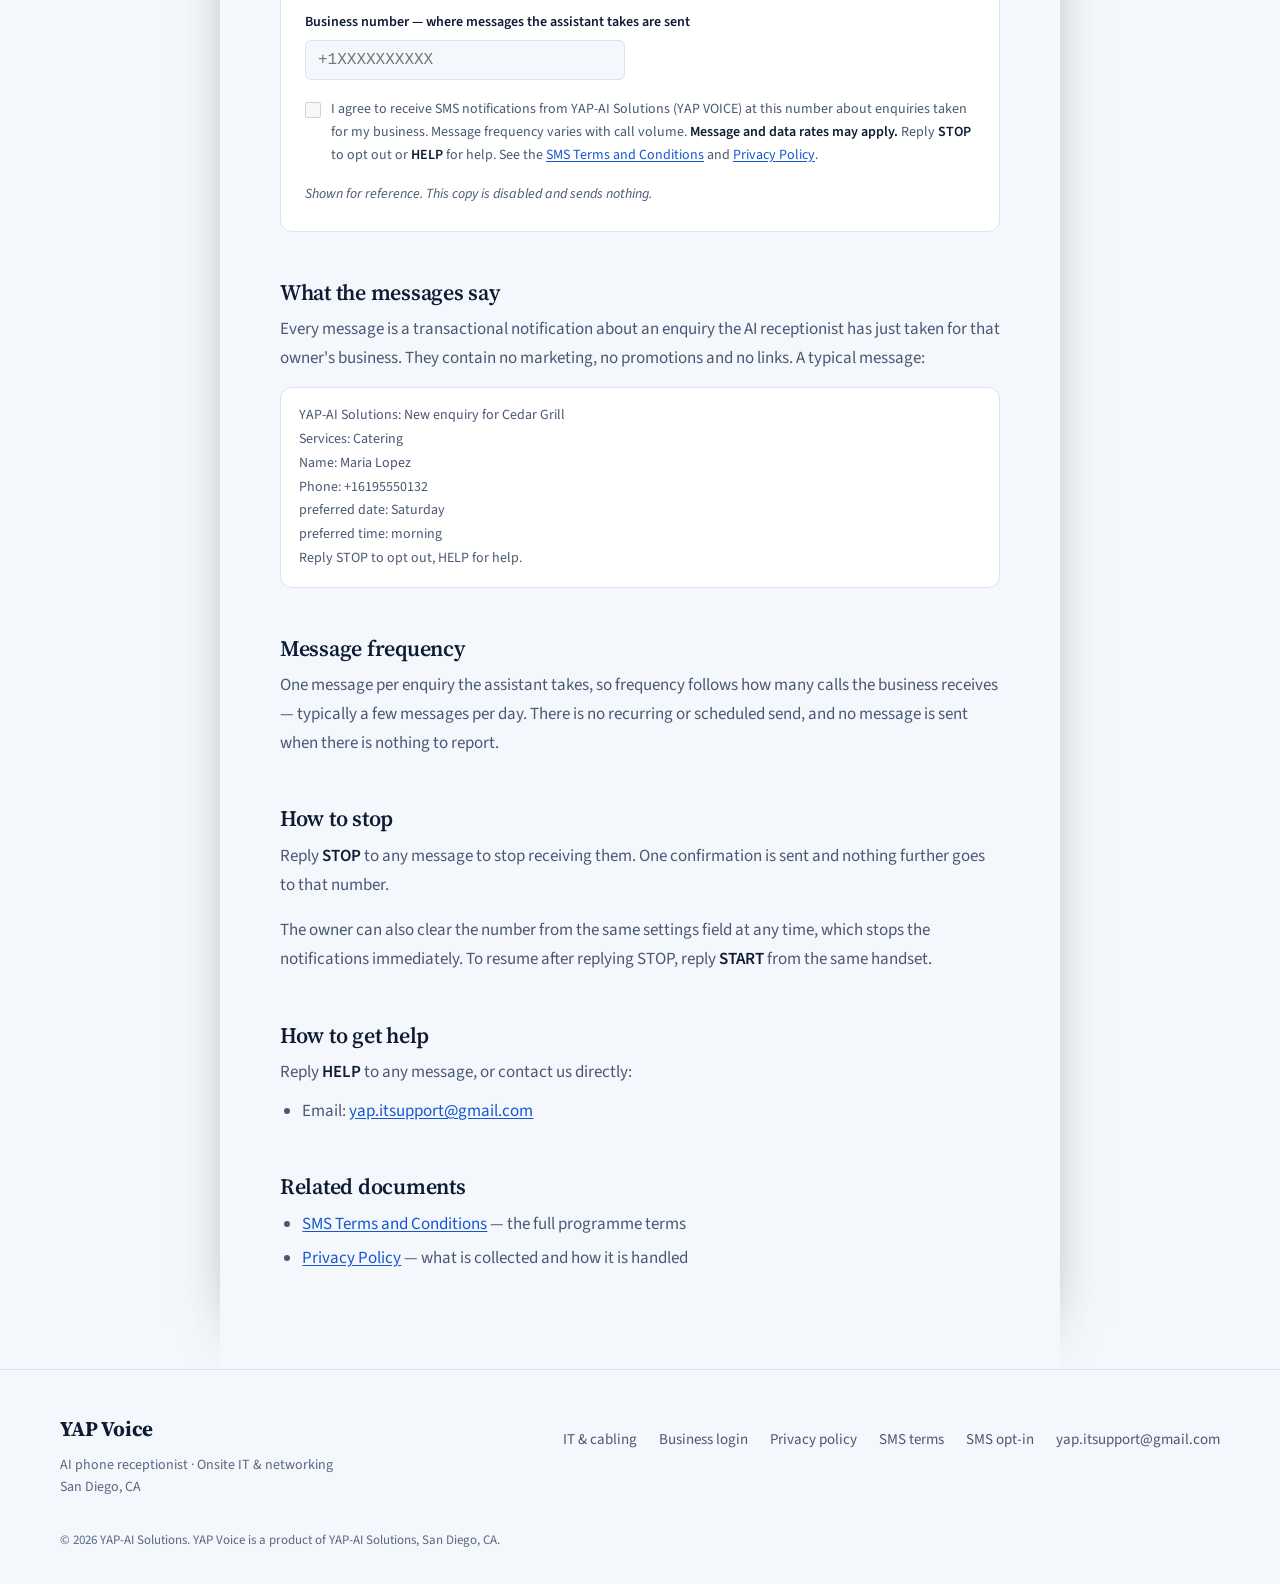
<file: sms-opt-in.html>
<!DOCTYPE html>
<html lang="en" data-film="band">
<head>
  <meta charset="UTF-8" />
  <meta name="viewport" content="width=device-width, initial-scale=1.0" />
  <meta name="description" content="How business owners opt in to SMS notifications from YAP VOICE, what the messages say, and how to stop them." />
  <title>SMS Opt-In — YAP VOICE</title>
  <link rel="icon" type="image/svg+xml" href="favicon.svg" />
  <link rel="preconnect" href="https://fonts.googleapis.com" />
  <link rel="preconnect" href="https://fonts.gstatic.com" crossorigin />
  <link href="https://fonts.googleapis.com/css2?family=Source+Sans+3:wght@400;500;600;700&family=Source+Serif+4:opsz,wght@8..60,400..700&display=swap" rel="stylesheet" />
  <meta name="theme-color" content="#f4f7fc" media="(prefers-color-scheme: light)" />
  <meta name="theme-color" content="#0a101d" media="(prefers-color-scheme: dark)" />
  <link rel="stylesheet" href="site.css?v=20261118i" />
  <link rel="stylesheet" href="story.css?v=20261128c" />
  <!-- The film from the product pages plays behind this page as it is
       scrolled (film.js, story.css). The page is kept dark and empty until
       film.js has set it up, so it is never seen the other way first, and
       is shown as written if that has not happened within three seconds.
       Not for visitors who asked for less motion. -->
  <script>try{if(!matchMedia('(prefers-reduced-motion: reduce)').matches){var h=document.documentElement;h.classList.add('st-wait');setTimeout(function(){h.classList.remove('st-wait')},3000)}}catch(e){}</script>
</head>
<body>
  <a class="skip-link" href="#main">Skip to main content</a>

  <header class="site-header" id="site-header">
    <div class="wrap header__row">
      <a href="index.html" class="brand" aria-label="YAP Voice — home">
        <svg width="30" height="30" viewBox="0 0 40 40" fill="none" aria-hidden="true">
          <defs>
            <linearGradient id="mark" x1="0" y1="0" x2="40" y2="40" gradientUnits="userSpaceOnUse">
              <stop offset="0%" stop-color="#1f66e5"/><stop offset="100%" stop-color="#0f47b3"/>
            </linearGradient>
          </defs>
          <rect width="40" height="40" rx="11" fill="url(#mark)"/>
          <g fill="#fff"><rect x="6.5" y="16" width="3" height="8" rx="1.5"/><rect x="12.5" y="12" width="3" height="16" rx="1.5"/><rect x="18.5" y="8" width="3" height="24" rx="1.5"/><rect x="24.5" y="13" width="3" height="14" rx="1.5"/><rect x="30.5" y="16.5" width="3" height="7" rx="1.5"/></g>
        </svg>
        <span>YAP Voice</span>
      </a>

      <nav class="nav" id="main-nav" aria-label="Primary">
        <a href="index.html" class="nav__link">AI receptionist</a>
        <a href="index.html#pricing" class="nav__link">Pricing</a>
        <a href="index.html#faq" class="nav__link">FAQ</a>
        <a href="login.html" class="nav__link nav__link--login">Business login</a>
      </nav>

      <a href="index.html#contact" class="btn btn--primary header__cta">Book a free demo</a>

      <button class="menu-btn" id="menu-btn" aria-label="Open menu" aria-expanded="false" aria-controls="main-nav">
        <span></span><span></span><span></span>
      </button>
    </div>
  </header>

  <main id="main" class="policy-page">
    <h1>SMS Opt-In</h1>
    <p class="updated">How business owners come to receive text messages from YAP VOICE · Last updated: November 24, 2026</p>

    <p>This page documents, in full and without requiring an account, how a business owner opts in to the text messages YAP VOICE sends them. It exists so that the consent wording and the point at which it is shown can be read by anyone, including mobile carriers reviewing this messaging programme.</p>

    <p>YAP VOICE is the AI receptionist service operated by <strong>YAP-AI Solutions</strong>, San Diego, CA. YAP-AI Solutions is the registered sender of these messages.</p>

    <h2>Program name</h2>
    <p>YAP VOICE AI Receptionist Notifications.</p>

    <h2>Who receives messages</h2>
    <p>One person, and nobody else: <strong>the business owner</strong>, at the mobile number they enter themselves in their own YAP VOICE account, about enquiries the AI receptionist took for their own business. How they opt in is shown below.</p>
    <p>Callers, and other members of the public, are never sent a text message under this programme. No numbers are ever imported, purchased, or collected from any other source. <strong>We never send marketing, and never text anyone who has not entered their own number in their own account.</strong></p>

    <h2>The only way to opt in</h2>
    <p>There is a single opt-in path. A business owner signs up for the YAP VOICE service, opens the settings page of their account, and types their own mobile number into the field below. The field is <strong>empty by default</strong>, and the consent checkbox is <strong>unticked by default</strong>. Nothing is sent unless the owner completes both, which is an active, affirmative action taken by the account holder about their own handset.</p>
    <p>Opting in by text message is not supported, and there is no keyword to text in — the number has to be attached to a specific business account, so it can only be entered inside that account.</p>

    <h2>The form, exactly as the account holder sees it</h2>
    <p>This is a copy of the opt-in form from the account settings page, reproduced here so the wording can be read without logging in. It is for reference only and does not submit anything.</p>

    <div class="optin-demo">
      <span class="optin-demo__label" id="demo-number-label">Business number — where messages the assistant takes are sent</span>
      <input class="optin-demo__input" type="tel" placeholder="+1XXXXXXXXXX" aria-labelledby="demo-number-label" disabled />

      <div class="optin-demo__consent">
        <input type="checkbox" id="demo-consent" disabled />
        <label for="demo-consent">
          I agree to receive SMS notifications from YAP-AI Solutions (YAP VOICE) at this number about enquiries taken for my business.
          Message frequency varies with call volume. <strong>Message and data rates may apply.</strong>
          Reply <strong>STOP</strong> to opt out or <strong>HELP</strong> for help.
          See the <a href="terms.html">SMS Terms and Conditions</a> and <a href="privacy-policy.html">Privacy Policy</a>.
        </label>
      </div>

      <p class="optin-demo__note">Shown for reference. This copy is disabled and sends nothing.</p>
    </div>

    <h2>What the messages say</h2>
    <p>Every message is a transactional notification about an enquiry the AI receptionist has just taken for that owner's business. They contain no marketing, no promotions and no links. A typical message:</p>

    <!--
      RENDERED FROM THE CODE, NOT WRITTEN FOR THIS PAGE. This read

        New enquiry for Cedar Grill about catering: Maria Lopez,
        +16195550132. They said: asking whether you cater private events

      which quoted the caller's own sentence back — and the assistant
      stopped doing that on 19 September 2026, because an inbox has no
      retention policy anyone here controls. A sample message that does
      not match real traffic is wrong twice over: it is untrue on a
      public page, and a carrier reviewing this programme compares the
      sample against what actually sends.

      Keep this in step with conversation/tools.py::enquiry_message and
      as_text: every text starts with the registered brand name,
      "YAP-AI Solutions:", and ends with the opt-out line, so the
      recipient and a carrier reviewer see who is sending before
      anything else and how to stop it after.
      The name and number are fictional; the shape is exact.
    -->
    <div class="sample-msg">
      YAP-AI Solutions: New enquiry for Cedar Grill<br />
      Services: Catering<br />
      Name: Maria Lopez<br />
      Phone: +16195550132<br />
      preferred date: Saturday<br />
      preferred time: morning<br />
      Reply STOP to opt out, HELP for help.
    </div>

    <h2>Message frequency</h2>
    <p>One message per enquiry the assistant takes, so frequency follows how many calls the business receives — typically a few messages per day. There is no recurring or scheduled send, and no message is sent when there is nothing to report.</p>

    <h2>How to stop</h2>
    <p>Reply <strong>STOP</strong> to any message to stop receiving them. One confirmation is sent and nothing further goes to that number.</p>
    <p>The owner can also clear the number from the same settings field at any time, which stops the notifications immediately. To resume after replying STOP, reply <strong>START</strong> from the same handset.</p>

    <h2>How to get help</h2>
    <p>Reply <strong>HELP</strong> to any message, or contact us directly:</p>
    <ul>
      <li>Email: <a href="mailto:yap.itsupport@gmail.com">yap.itsupport@gmail.com</a></li>
    </ul>

    <h2>Related documents</h2>
    <ul>
      <li><a href="terms.html">SMS Terms and Conditions</a> — the full programme terms</li>
      <li><a href="privacy-policy.html">Privacy Policy</a> — what is collected and how it is handled</li>
    </ul>
  </main>

  <footer class="footer">
    <div class="wrap footer__row">
      <div>
        <p class="brand brand--footer"><span>YAP Voice</span></p>
        <p class="footer__small">AI phone receptionist · Onsite IT &amp; networking<br />San Diego, CA</p>
      </div>
      <nav class="footer__links" aria-label="Footer">
        <a href="it-support.html">IT &amp; cabling</a>
        <a href="login.html">Business login</a>
        <a href="privacy-policy.html">Privacy policy</a>
        <a href="terms.html">SMS terms</a>
        <a href="sms-opt-in.html">SMS opt-in</a>
        <a href="mailto:yap.itsupport@gmail.com">yap.itsupport@gmail.com</a>
      </nav>
    </div>
    <div class="wrap footer__legal">
      <p>&copy; <span id="footer-year"></span> YAP-AI Solutions. YAP Voice is a product of YAP-AI Solutions, San Diego, CA.</p>
    </div>
  </footer>

  <script src="script.js?v=20261118i"></script>
  <script src="film.js?v=20261128c"></script>
</body>
</html>
</file>
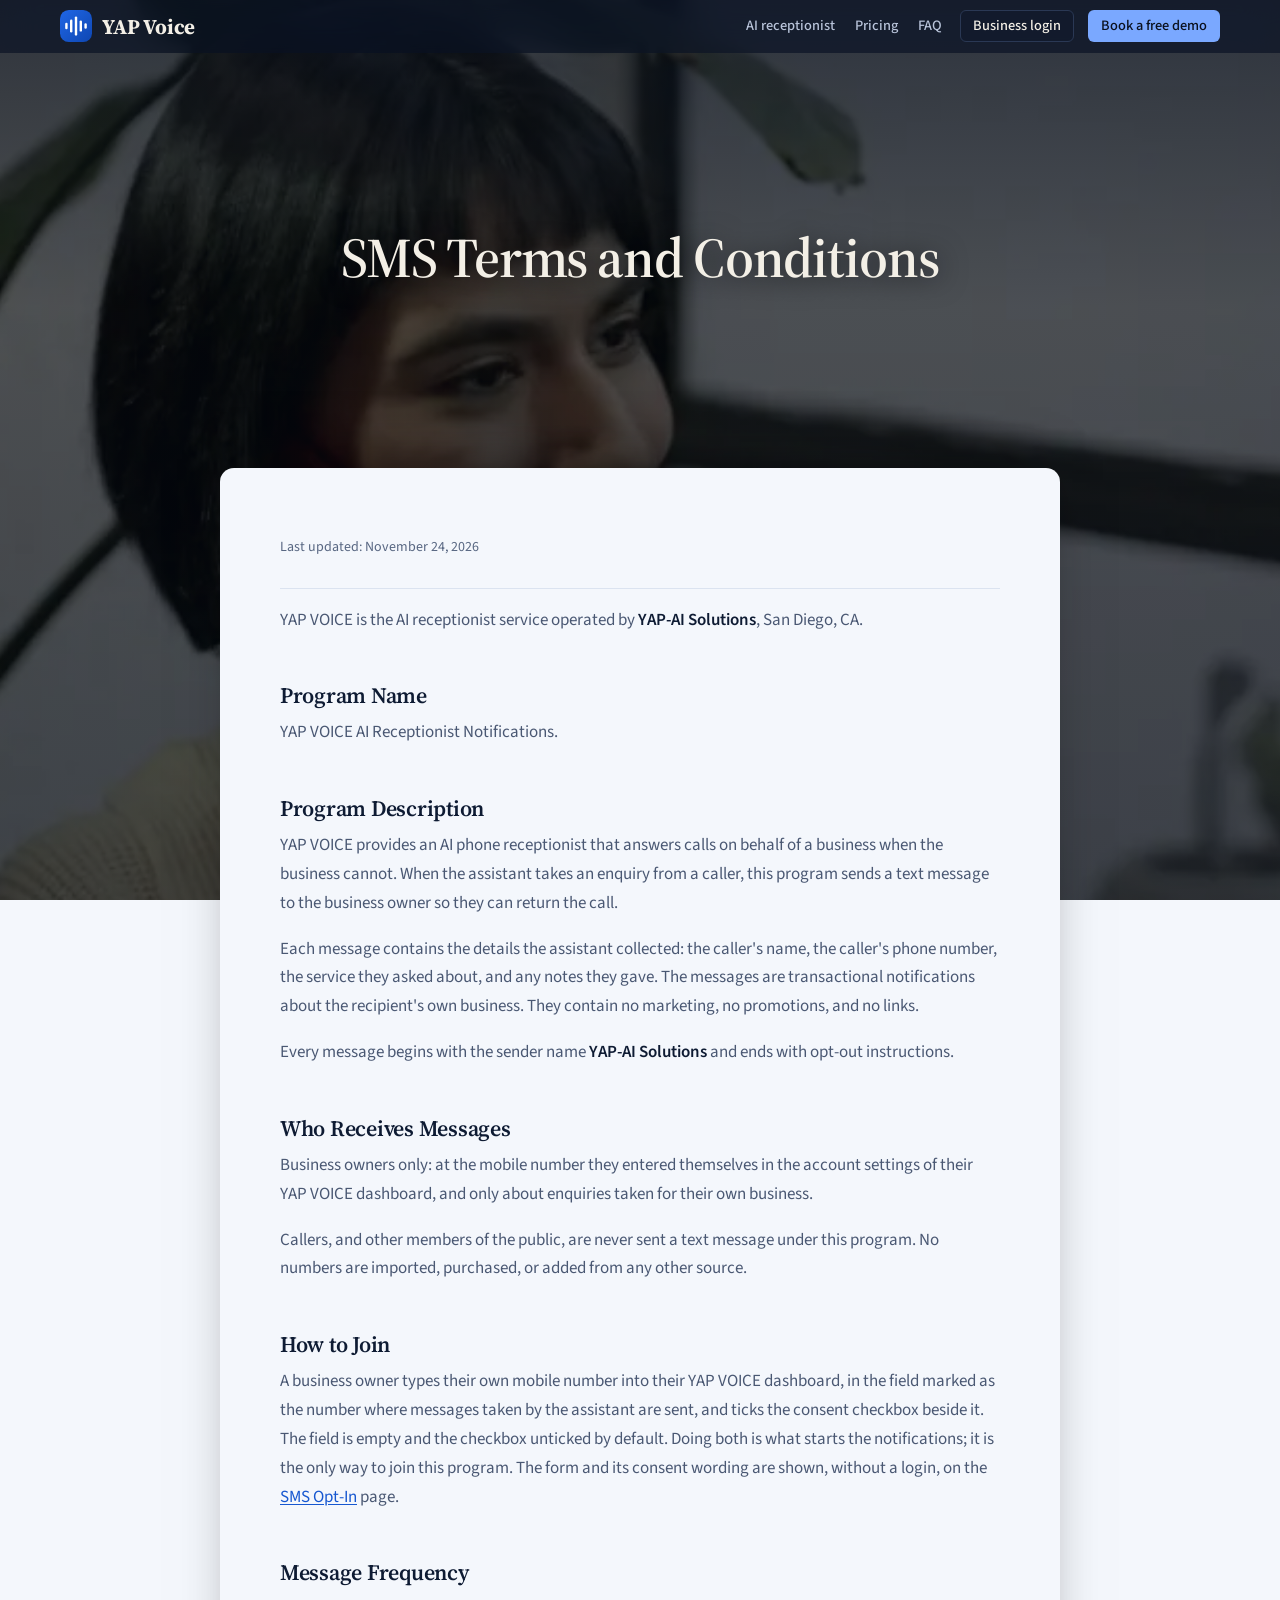
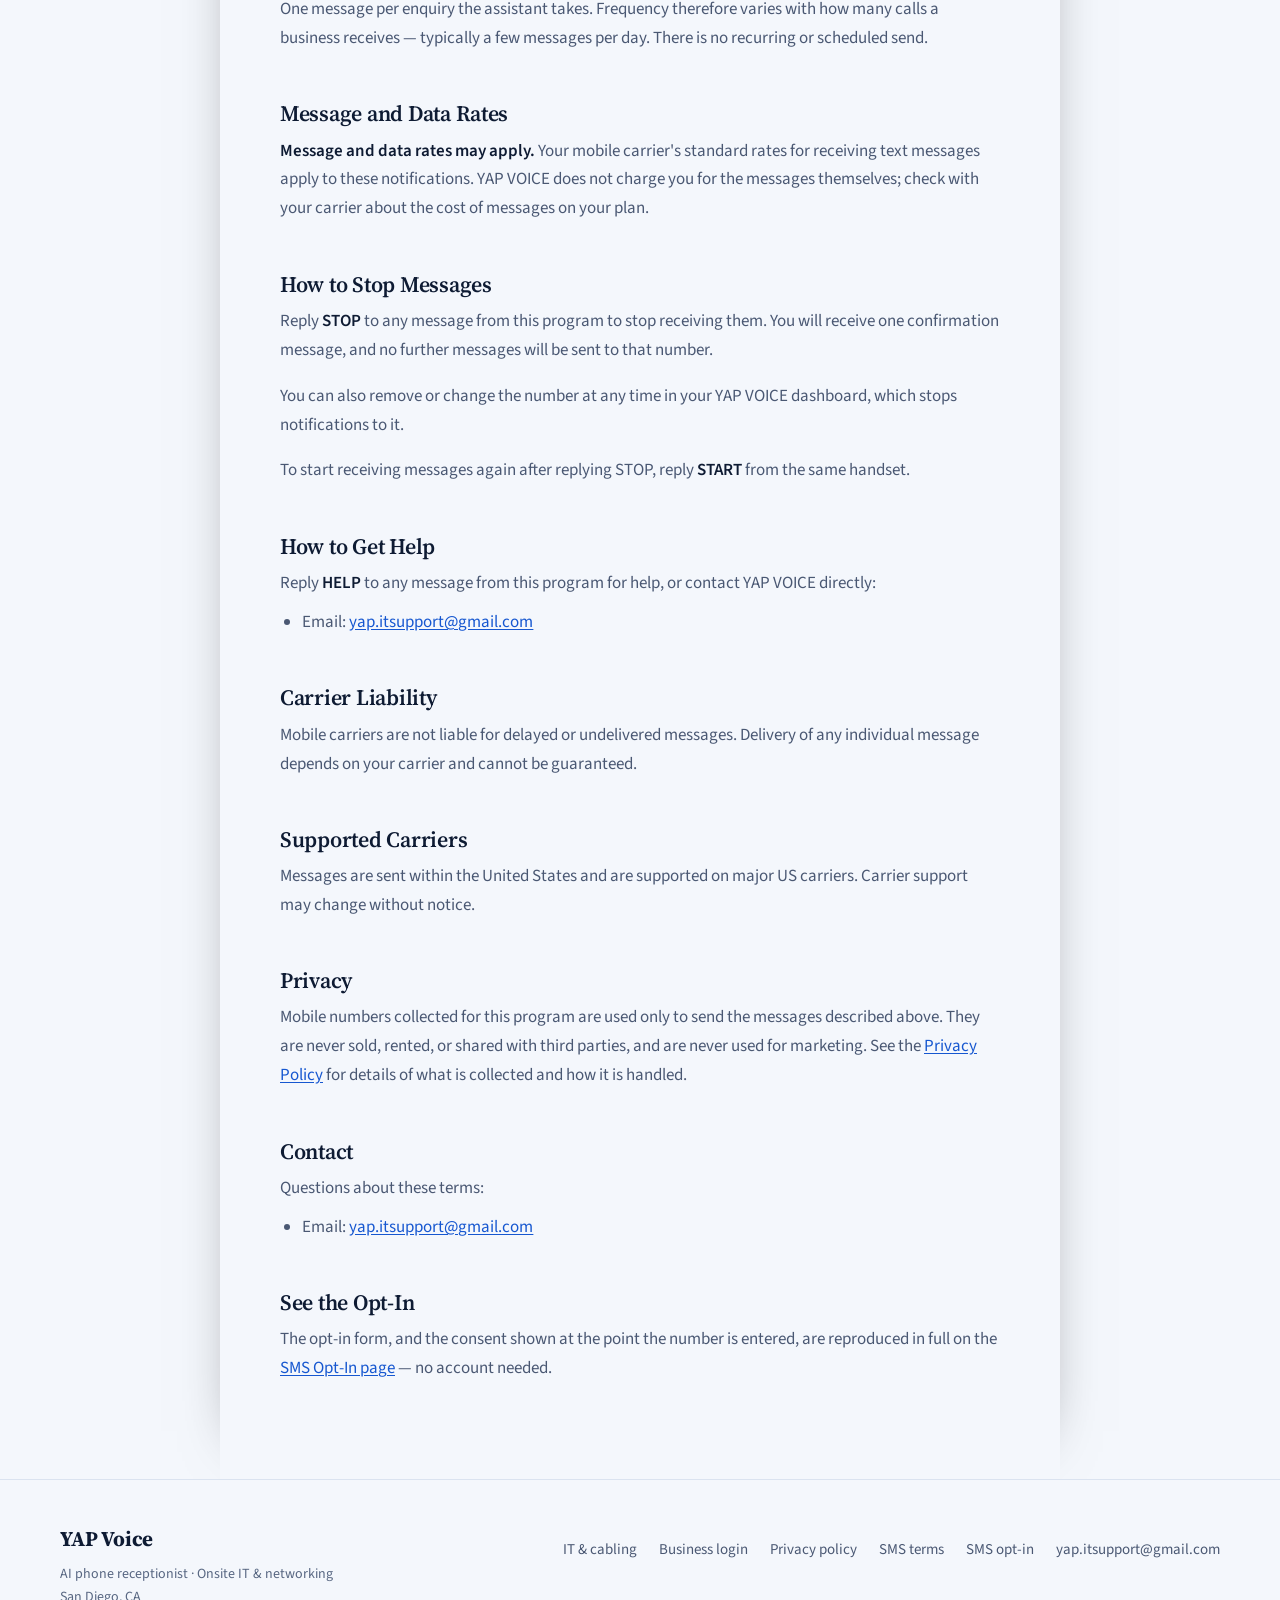
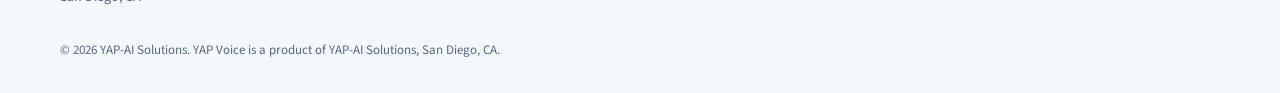
<file: terms.html>
<!DOCTYPE html>
<html lang="en" data-film="band">
<head>
  <meta charset="UTF-8" />
  <meta name="viewport" content="width=device-width, initial-scale=1.0" />
  <title>SMS Terms and Conditions — YAP VOICE</title>
  <link rel="icon" type="image/svg+xml" href="favicon.svg" />
  <link rel="preconnect" href="https://fonts.googleapis.com" />
  <link rel="preconnect" href="https://fonts.gstatic.com" crossorigin />
  <link href="https://fonts.googleapis.com/css2?family=Source+Sans+3:wght@400;500;600;700&family=Source+Serif+4:opsz,wght@8..60,400..700&display=swap" rel="stylesheet" />
  <meta name="theme-color" content="#f4f7fc" media="(prefers-color-scheme: light)" />
  <meta name="theme-color" content="#0a101d" media="(prefers-color-scheme: dark)" />
  <link rel="stylesheet" href="site.css?v=20261118i" />
  <link rel="stylesheet" href="story.css?v=20261128c" />
  <!-- The film from the product pages plays behind this page as it is
       scrolled (film.js, story.css). The page is kept dark and empty until
       film.js has set it up, so it is never seen the other way first, and
       is shown as written if that has not happened within three seconds.
       Not for visitors who asked for less motion. -->
  <script>try{if(!matchMedia('(prefers-reduced-motion: reduce)').matches){var h=document.documentElement;h.classList.add('st-wait');setTimeout(function(){h.classList.remove('st-wait')},3000)}}catch(e){}</script>
</head>
<body>
  <a class="skip-link" href="#main">Skip to main content</a>

  <header class="site-header" id="site-header">
    <div class="wrap header__row">
      <a href="index.html" class="brand" aria-label="YAP Voice — home">
        <svg width="30" height="30" viewBox="0 0 40 40" fill="none" aria-hidden="true">
          <defs>
            <linearGradient id="mark" x1="0" y1="0" x2="40" y2="40" gradientUnits="userSpaceOnUse">
              <stop offset="0%" stop-color="#1f66e5"/><stop offset="100%" stop-color="#0f47b3"/>
            </linearGradient>
          </defs>
          <rect width="40" height="40" rx="11" fill="url(#mark)"/>
          <g fill="#fff"><rect x="6.5" y="16" width="3" height="8" rx="1.5"/><rect x="12.5" y="12" width="3" height="16" rx="1.5"/><rect x="18.5" y="8" width="3" height="24" rx="1.5"/><rect x="24.5" y="13" width="3" height="14" rx="1.5"/><rect x="30.5" y="16.5" width="3" height="7" rx="1.5"/></g>
        </svg>
        <span>YAP Voice</span>
      </a>

      <nav class="nav" id="main-nav" aria-label="Primary">
        <a href="index.html" class="nav__link">AI receptionist</a>
        <a href="index.html#pricing" class="nav__link">Pricing</a>
        <a href="index.html#faq" class="nav__link">FAQ</a>
        <a href="login.html" class="nav__link nav__link--login">Business login</a>
      </nav>

      <a href="index.html#contact" class="btn btn--primary header__cta">Book a free demo</a>

      <button class="menu-btn" id="menu-btn" aria-label="Open menu" aria-expanded="false" aria-controls="main-nav">
        <span></span><span></span><span></span>
      </button>
    </div>
  </header>

  <main id="main" class="policy-page">
    <h1>SMS Terms and Conditions</h1>
    <p class="updated">Last updated: November 24, 2026</p>

    <p>YAP VOICE is the AI receptionist service operated by <strong>YAP-AI Solutions</strong>, San Diego, CA.</p>

    <h2>Program Name</h2>
    <p>YAP VOICE AI Receptionist Notifications.</p>

    <h2>Program Description</h2>
    <p>YAP VOICE provides an AI phone receptionist that answers calls on behalf of a business when the business cannot. When the assistant takes an enquiry from a caller, this program sends a text message to the business owner so they can return the call.</p>
    <p>Each message contains the details the assistant collected: the caller's name, the caller's phone number, the service they asked about, and any notes they gave. The messages are transactional notifications about the recipient's own business. They contain no marketing, no promotions, and no links.</p>
    <p>Every message begins with the sender name <strong>YAP-AI Solutions</strong> and ends with opt-out instructions.</p>

    <h2>Who Receives Messages</h2>
    <p>Business owners only: at the mobile number they entered themselves in the account settings of their YAP VOICE dashboard, and only about enquiries taken for their own business.</p>
    <p>Callers, and other members of the public, are never sent a text message under this program. No numbers are imported, purchased, or added from any other source.</p>

    <h2>How to Join</h2>
    <p>A business owner types their own mobile number into their YAP VOICE dashboard, in the field marked as the number where messages taken by the assistant are sent, and ticks the consent checkbox beside it. The field is empty and the checkbox unticked by default. Doing both is what starts the notifications; it is the only way to join this program. The form and its consent wording are shown, without a login, on the <a href="sms-opt-in.html">SMS Opt-In</a> page.</p>

    <h2>Message Frequency</h2>
    <p>One message per enquiry the assistant takes. Frequency therefore varies with how many calls a business receives — typically a few messages per day. There is no recurring or scheduled send.</p>

    <h2>Message and Data Rates</h2>
    <p><strong>Message and data rates may apply.</strong> Your mobile carrier's standard rates for receiving text messages apply to these notifications. YAP VOICE does not charge you for the messages themselves; check with your carrier about the cost of messages on your plan.</p>

    <h2>How to Stop Messages</h2>
    <p>Reply <strong>STOP</strong> to any message from this program to stop receiving them. You will receive one confirmation message, and no further messages will be sent to that number.</p>
    <p>You can also remove or change the number at any time in your YAP VOICE dashboard, which stops notifications to it.</p>
    <p>To start receiving messages again after replying STOP, reply <strong>START</strong> from the same handset.</p>

    <h2>How to Get Help</h2>
    <p>Reply <strong>HELP</strong> to any message from this program for help, or contact YAP VOICE directly:</p>
    <ul>
      <li>Email: <a href="mailto:yap.itsupport@gmail.com">yap.itsupport@gmail.com</a></li>
    </ul>

    <h2>Carrier Liability</h2>
    <p>Mobile carriers are not liable for delayed or undelivered messages. Delivery of any individual message depends on your carrier and cannot be guaranteed.</p>

    <h2>Supported Carriers</h2>
    <p>Messages are sent within the United States and are supported on major US carriers. Carrier support may change without notice.</p>

    <h2>Privacy</h2>
    <p>Mobile numbers collected for this program are used only to send the messages described above. They are never sold, rented, or shared with third parties, and are never used for marketing. See the <a href="privacy-policy.html">Privacy Policy</a> for details of what is collected and how it is handled.</p>

    <h2>Contact</h2>
    <p>Questions about these terms:</p>
    <ul>
      <li>Email: <a href="mailto:yap.itsupport@gmail.com">yap.itsupport@gmail.com</a></li>
    </ul>

    <h2>See the Opt-In</h2>
    <p>The opt-in form, and the consent shown at the point the number is entered, are reproduced in full on the <a href="sms-opt-in.html">SMS Opt-In page</a> — no account needed.</p>
  </main>

  <footer class="footer">
    <div class="wrap footer__row">
      <div>
        <p class="brand brand--footer"><span>YAP Voice</span></p>
        <p class="footer__small">AI phone receptionist · Onsite IT &amp; networking<br />San Diego, CA</p>
      </div>
      <nav class="footer__links" aria-label="Footer">
        <a href="it-support.html">IT &amp; cabling</a>
        <a href="login.html">Business login</a>
        <a href="privacy-policy.html">Privacy policy</a>
        <a href="terms.html">SMS terms</a>
        <a href="sms-opt-in.html">SMS opt-in</a>
        <a href="mailto:yap.itsupport@gmail.com">yap.itsupport@gmail.com</a>
      </nav>
    </div>
    <div class="wrap footer__legal">
      <p>&copy; <span id="footer-year"></span> YAP-AI Solutions. YAP Voice is a product of YAP-AI Solutions, San Diego, CA.</p>
    </div>
  </footer>

  <script src="script.js?v=20261118i"></script>
  <script src="film.js?v=20261128c"></script>
</body>
</html>
</file>
<file: site.css>
/* =====================================================================
   yap-itsupport.com — the homepage and the owners' login door.

   The legal pages (privacy-policy, terms, sms-opt-in) and the 404 use it
   too, with the same header and footer. Their wording is reviewed as
   published: this file sets how they look and never what they say.

   Tokens first. The bare :root is the light palette; dark redefines only
   tokens, under the system preference. Components read tokens and never
   a literal colour, so both themes resolve as a set.

   The look (November 2026): a clear blue on a cool white, headings in a
   book serif and text in its companion sans. Chosen by the owner over
   the indigo and geometric sans the site had, which read as the default
   look of an AI product. The owners' dashboard carries the same
   values (frontend/tailwind.config.js in the receptionist's repository):
   change one, change the other.
   ===================================================================== */

:root {
  --bg: #f4f7fc;
  --surface: #ffffff;
  --tint: #e9eef8;
  --line: #dbe3f0;
  --ink: #0e1b33;
  --ink-2: #4a5873;
  --ink-3: #586782;
  --accent: #1657d0;
  --accent-hover: #1149b3;
  --accent-soft: #e3edff;
  --on-accent: #ffffff;
  /* The one colour taken from the subject: an SMS bubble. Used only on
     the message the owner receives. */
  --sms: #1f9d55;
  --ink-band: #0e1b33;
  --ink-band-text: #edf2fb;
  --ink-band-muted: #b3bfd6;
  --shadow: 0 1px 2px rgba(14, 27, 51, 0.05), 0 12px 32px -12px rgba(14, 27, 51, 0.18);
  --urgent: #b4232f; --urgent-soft: #fde8ea; --ok: #15803d;

  /* Source Serif and Source Sans were drawn as one family: the serif for
     what is read once and large, the sans for everything read at length. */
  --font-display: 'Source Serif 4', 'Source Serif Pro', Georgia, 'Times New Roman', serif;
  --font-body: 'Source Sans 3', 'Source Sans Pro', 'Helvetica Neue', Arial, sans-serif;

  --step--1: 0.875rem;
  --step-0: 1.0625rem;
  --step-1: 1.25rem;
  --step-2: clamp(1.6rem, 1.2rem + 1.6vw, 2.35rem);
  --step-3: clamp(2.4rem, 1.6rem + 3.6vw, 4.1rem);

  --radius: 10px;
  --gutter: 16px;
  color-scheme: light;
}

/* LIGHT OR DARK. The page follows the device's own setting, unless the
   visitor has picked one with the button in the header (script.js): that
   choice is stamped on <html> as data-theme="light" or "dark" and wins.
   So every dark rule in this file is written twice: once for "the device
   is dark and the visitor has not picked light", once for "the visitor
   picked dark". Write any new dark rule the same way. */
@media (prefers-color-scheme: dark) {
  :root:not([data-theme="light"]) {
    --bg: #0a101d;
    --surface: #121b2d;
    --tint: #0e1626;
    --line: #243049;
    --ink: #eaf0fa;
    --ink-2: #b3bfd6;
    --ink-3: #8a99b5;
    --accent: #7aa8ff;
    --accent-hover: #9bbdff;
    --accent-soft: #16264a;
    --on-accent: #0a101d;
    --sms: #34c171;
    --ink-band: #121b2d;
    --ink-band-text: #eaf0fa;
    --ink-band-muted: #b3bfd6;
    --shadow: 0 1px 2px rgba(0, 0, 0, 0.3), 0 16px 40px -16px rgba(0, 0, 0, 0.6);
    --urgent: #ff9aa2; --urgent-soft: #3a1620; --ok: #5fd08a;
    color-scheme: dark;
  }
}
:root[data-theme="dark"] {
    --bg: #0a101d;
    --surface: #121b2d;
    --tint: #0e1626;
    --line: #243049;
    --ink: #eaf0fa;
    --ink-2: #b3bfd6;
    --ink-3: #8a99b5;
    --accent: #7aa8ff;
    --accent-hover: #9bbdff;
    --accent-soft: #16264a;
    --on-accent: #0a101d;
    --sms: #34c171;
    --ink-band: #121b2d;
    --ink-band-text: #eaf0fa;
    --ink-band-muted: #b3bfd6;
    --shadow: 0 1px 2px rgba(0, 0, 0, 0.3), 0 16px 40px -16px rgba(0, 0, 0, 0.6);
    --urgent: #ff9aa2; --urgent-soft: #3a1620; --ok: #5fd08a;
    color-scheme: dark;
  }

/* ---------------------------------------------------------------- base */
/* Read by screen readers, not shown: a heading a page needs for its outline
   when the words on screen already say the same. */
.visually-hidden { position: absolute; width: 1px; height: 1px; padding: 0; margin: -1px; overflow: hidden; clip: rect(0 0 0 0); white-space: nowrap; border: 0; }
*, *::before, *::after { box-sizing: border-box; }
/* Where a menu link lands a section: its first line on the line the page's
   own first line sits on (68px under the header; 32px on a phone), not a
   section's whole top padding lower. script.js places it exactly; these
   two values are the same place for a browser running no script: the
   line's distance from the top, less the section's own top padding. */
html { scroll-behavior: smooth; scroll-padding-top: 49px; -webkit-text-size-adjust: 100%; }
/* A link target that is not a section has no top padding of its own to
   stand in for, so it is given the section's. */
[id]:not(.section):not(main):not(header) { scroll-margin-top: 88px; }
@media (prefers-reduced-motion: reduce) { html { scroll-behavior: auto; } }

body {
  margin: 0;
  background: var(--bg);
  color: var(--ink);
  font-family: var(--font-body);
  font-size: var(--step-0);
  line-height: 1.6;
  -webkit-font-smoothing: antialiased;
}
img, svg { display: block; max-width: 100%; }
a { color: var(--accent); }
h1, h2, h3 { font-family: var(--font-display); line-height: 1.14; letter-spacing: -0.012em; margin: 0; text-wrap: balance; }
p { margin: 0; }
/* :where() keeps this reset at zero specificity, so a list's own class
   (.hero__facts, .ticks) sets its spacing instead of losing to it. */
:where(ul[role='list'], ol[role='list']) { list-style: none; margin: 0; padding: 0; }

:focus-visible { outline: 2px solid var(--accent); outline-offset: 3px; border-radius: 6px; }

.wrap { width: min(1160px, 100% - 2 * var(--gutter)); margin-inline: auto; }
.narrow { width: min(760px, 100% - 2 * var(--gutter)); }

.skip-link {
  position: absolute; left: 12px; top: -48px; z-index: 100;
  background: var(--ink); color: var(--bg); padding: 10px 14px; border-radius: 10px; text-decoration: none;
}
.skip-link:focus { top: 12px; }

.eyebrow {
  font-size: 0.8125rem; font-weight: 600; letter-spacing: 0.1em; text-transform: uppercase;
  color: var(--ink-2); margin-bottom: 14px;
}
.eyebrow--light { color: var(--ink-band-muted); }

/* ------------------------------------------------------------- buttons */
.btn {
  display: inline-flex; align-items: center; justify-content: center; gap: 8px;
  padding: 11px 18px; border-radius: 6px; border: 1px solid transparent;
  font: 600 0.9375rem/1.2 var(--font-body); text-decoration: none; cursor: pointer;
  transition: background-color 0.15s, border-color 0.15s, color 0.15s;
  white-space: nowrap;
}
.btn--lg { padding: 14px 22px; font-size: 1rem; }
.btn--full { width: 100%; }
.btn--primary { background: var(--accent); color: var(--on-accent); }
.btn--primary:hover { background: var(--accent-hover); }
.btn--ghost { background: var(--surface); color: var(--ink); border-color: var(--line); }
.btn--ghost:hover { border-color: var(--ink-3); }
.btn[disabled] { opacity: 0.6; cursor: progress; }

/* -------------------------------------------------------------- header */
.site-header {
  position: sticky; top: 0; z-index: 50;
  background: color-mix(in srgb, var(--bg) 86%, transparent);
  backdrop-filter: saturate(1.4) blur(12px);
  -webkit-backdrop-filter: saturate(1.4) blur(12px);
  border-bottom: 1px solid transparent;
  transition: border-color 0.2s;
}
.site-header.is-scrolled { border-bottom-color: var(--line); }
.header__row { display: flex; align-items: center; gap: 20px; height: 68px; }

.brand {
  display: inline-flex; align-items: center; gap: 10px;
  color: var(--ink); text-decoration: none;
  font: 700 1.25rem/1 var(--font-display); letter-spacing: -0.01em;
}
.nav { display: flex; align-items: center; gap: 2px; margin-left: auto; }
.nav__link {
  white-space: nowrap;
  color: var(--ink-2); text-decoration: none; font-size: 0.9375rem; font-weight: 500;
  padding: 8px 12px; border-radius: 6px;
}
.nav__link:hover { color: var(--ink); background: var(--tint); }
.nav__link--login { color: var(--ink); border: 1px solid var(--line); margin-left: 6px; }
.header__cta { flex-shrink: 0; }

.menu-btn { display: none; }

/* The light/dark switch, beside the menu button on a phone and after
   "Book a free demo" on a laptop. A switch, not a lone icon, so it reads as
   on/off at a glance: the sun on the left, the moon on the right, and the
   knob sits on the one in use. The button itself is 44px tall so a thumb
   finds it; the pill inside is the part you see. */
.theme-btn {
  display: inline-grid; place-items: center; flex-shrink: 0; height: 44px; padding: 0 2px;
  background: transparent; border: 0; border-radius: 999px; cursor: pointer; color: var(--ink-3);
}
.theme-btn:focus-visible { outline: 2px solid var(--accent); outline-offset: 2px; }
.theme-btn__track {
  position: relative; display: flex; align-items: center; justify-content: space-between;
  width: 62px; height: 32px; padding: 0 8px; border-radius: 999px;
  background: var(--tint); border: 1px solid var(--line); transition: border-color 0.2s;
}
.theme-btn:hover .theme-btn__track { border-color: var(--ink-3); }
.theme-btn__knob {
  position: absolute; top: 3px; left: 3px; width: 24px; height: 24px; border-radius: 50%;
  background: var(--accent); box-shadow: 0 1px 3px rgba(0, 0, 0, 0.25); transition: transform 0.22s ease;
}
.theme-btn svg { position: relative; width: 14px; height: 14px; transition: color 0.2s; }
.theme-btn__sun { color: var(--on-accent); }
@media (prefers-color-scheme: dark) {
  :root:not([data-theme="light"]) .theme-btn__knob { transform: translateX(28px); }
  :root:not([data-theme="light"]) .theme-btn__sun { color: var(--ink-3); }
  :root:not([data-theme="light"]) .theme-btn__moon { color: var(--on-accent); }
}
:root[data-theme="dark"] .theme-btn__knob { transform: translateX(28px); }
:root[data-theme="dark"] .theme-btn__sun { color: var(--ink-3); }
:root[data-theme="dark"] .theme-btn__moon { color: var(--on-accent); }
@media (prefers-reduced-motion: reduce) { .theme-btn__knob { transition: none; } }

/* The menu has eight things in it now. Under 1180px they no longer fit on one
   line, so the full menu gives way to the button there (below). */
/* "Business type": one menu item that opens to the kinds of business, each
   with a page of its own. Beside the row the mouse is on, a small card says
   what the assistant asks that kind of business's callers and three things
   about it (script.js). The card is for screens with a mouse and room; a
   phone gets the list alone. */
.nav__group { position: relative; }
.nav__sum {
  list-style: none; cursor: pointer; display: flex; align-items: center; gap: 7px;
  white-space: nowrap;
  color: var(--ink-2); font-size: 0.9375rem; font-weight: 500; padding: 8px 12px; border-radius: 6px;
}
.nav__sum::-webkit-details-marker { display: none; }
.nav__sum::after { content: ''; width: 6px; height: 6px; margin-top: -3px; border-right: 1.5px solid currentColor; border-bottom: 1.5px solid currentColor; transform: rotate(45deg); transition: transform 0.15s; }
.nav__group[open] .nav__sum::after { transform: rotate(225deg); margin-top: 3px; }
.nav__sum:hover, .nav__group[open] .nav__sum { color: var(--ink); background: var(--tint); }
.nav__menu {
  position: absolute; top: calc(100% + 8px); left: 0; z-index: 60; width: 246px; padding: 6px;
  background: var(--surface); border: 1px solid var(--line); border-radius: 10px; box-shadow: var(--shadow);
}
.nav__list { display: grid; gap: 2px; }
.nav__list a { display: block; padding: 9px 12px; border-radius: 6px; text-decoration: none; color: var(--ink); font-size: 0.9375rem; font-weight: 600; }
.nav__list a small { display: block; margin-top: 2px; font-size: 0.8125rem; font-weight: 400; color: var(--ink-3); }
.nav__list a:hover, .nav__list a:focus-visible { background: var(--tint); }
.nav__list a[aria-current] { background: var(--accent-soft); color: var(--accent); }
/* The card: its own small box beside the list, level with the row it is about
   and shorter than the list. Where there is no room to the right it opens to
   the left. Empty (no script), it is not there at all. */
.nav__info {
  position: absolute; left: calc(100% + 8px); top: 0; width: 250px; padding: 14px 16px; display: grid; gap: 10px;
  background: var(--surface); border: 1px solid var(--line); border-radius: 10px; box-shadow: var(--shadow);
  transition: top 0.16s ease;
}
.nav__info:empty { display: none; }
.nav__info--left { left: auto; right: calc(100% + 8px); }
.nav__infoh { font-size: 0.6875rem; font-weight: 700; letter-spacing: 0.08em; text-transform: uppercase; color: var(--ink-3); }
/* Room for a question of two lines, so the card keeps its height as the questions change. */
.nav__infoq { margin-top: 3px; display: flex; align-items: flex-start; gap: 8px; min-height: 2.6em; font: 600 1rem/1.3 var(--font-display); color: var(--ink); }
.nav__wave { flex: 0 0 auto; display: inline-flex; align-items: center; gap: 2px; height: 1.3em; color: var(--accent); }
.nav__wave i { width: 2px; height: 5px; border-radius: 1px; background: currentColor; animation: nav-wave 0.8s ease-in-out infinite; }
.nav__wave i:nth-child(2) { height: 13px; animation-delay: -0.55s; }
.nav__wave i:nth-child(3) { height: 9px; animation-delay: -0.3s; }
.nav__wave i:nth-child(4) { height: 4px; animation-delay: -0.7s; }
.nav__infoq span.is-in { animation: nav-ask 0.35s ease both; }
@keyframes nav-wave { 0%, 100% { transform: scaleY(0.45); } 50% { transform: scaleY(1.3); } }
@keyframes nav-ask { from { opacity: 0; transform: translateY(4px); } }
@media (prefers-reduced-motion: reduce) { .nav__wave i, .nav__infoq span.is-in { animation: none; } }
.nav__infolist { margin: 0; padding: 0; list-style: none; display: grid; gap: 5px; font-size: 0.8125rem; line-height: 1.4; color: var(--ink-2); }
.nav__infolist li { position: relative; padding-left: 15px; }
.nav__infolist li::before { content: ''; position: absolute; left: 2px; top: 0.5em; width: 5px; height: 5px; border-radius: 50%; background: var(--accent); }

@media (max-width: 1180px) {
  .header__cta { display: none; }
  .theme-btn { margin-left: auto; }
  .theme-btn + .menu-btn { margin-left: -8px; }
  .menu-btn {
    display: inline-flex; flex-direction: column; justify-content: center; gap: 5px;
    margin-left: auto; width: 44px; height: 44px; padding: 0 11px;
    background: transparent; border: 1px solid var(--line); border-radius: 6px; cursor: pointer;
  }
  .menu-btn span { display: block; height: 2px; background: var(--ink); border-radius: 2px; transition: transform 0.2s, opacity 0.2s; }
  .menu-btn[aria-expanded='true'] span:nth-child(1) { transform: translateY(7px) rotate(45deg); }
  .menu-btn[aria-expanded='true'] span:nth-child(2) { opacity: 0; }
  .menu-btn[aria-expanded='true'] span:nth-child(3) { transform: translateY(-7px) rotate(-45deg); }

  .nav {
    position: fixed; inset: 68px 0 auto 0; margin: 0;
    flex-direction: column; align-items: stretch; gap: 4px;
    padding: 12px var(--gutter) 20px;
    background: var(--bg); border-bottom: 1px solid var(--line);
    transform: translateY(-8px); opacity: 0; visibility: hidden;
    transition: opacity 0.18s, transform 0.18s, visibility 0.18s;
  }
  .nav.is-open { transform: none; opacity: 1; visibility: visible; }
  /* The open menu covers the page under it to the bottom of the screen (the
     header is this panel's frame, so the height is given outright), and its
     links start on the logo's left edge, like everything else on the page. */
  .nav { height: calc(100vh - 68px); height: calc(100dvh - 68px); overflow-y: auto; align-content: start; justify-content: flex-start; }
  .nav__link { padding: 14px 0; font-size: 1.0625rem; border-bottom: 1px solid var(--line); border-radius: 0; }
  .nav__link:hover { background: transparent; }
  .nav__link--login { margin: 16px 0 0; padding: 14px 12px; text-align: center; border: 1px solid var(--line); border-radius: 6px; }
  .nav__sum { padding: 14px 0; font-size: 1.0625rem; border-bottom: 1px solid var(--line); border-radius: 0; justify-content: space-between; }
  .nav__sum:hover, .nav__group[open] .nav__sum { background: transparent; }
  .nav__menu { position: static; width: auto; margin: 8px 0 4px; box-shadow: none; }
  .nav__info { display: none; }
}

/* THE HEADER BAR: slimmer, lined up, see-through. It runs edge to edge as
   before, but is only --bar-h tall; everything in it is one height
   (--item-h) and sits on one centre line, and the page shows through it,
   softened, as you scroll. */
:root { --bar-h: 52px; --item-h: 32px; }
.site-header {
  background: color-mix(in srgb, var(--bg) var(--bar-solid, 66%), transparent);
  backdrop-filter: saturate(1.6) blur(18px);
  -webkit-backdrop-filter: saturate(1.6) blur(18px);
}
.header__row { height: var(--bar-h); gap: 14px; }
.brand { gap: 9px; font-size: 1.125rem; }
.brand svg { width: 26px; height: 26px; }
@media (min-width: 1181px) {
  .nav { gap: 0; }
  .nav__link, .nav__sum { display: inline-flex; align-items: center; height: var(--item-h); padding: 0 10px; font-size: 0.9rem; }
  .nav__link--login { padding: 0 12px; margin-left: 8px; }
  /* "Book a free demo" takes "Business login" as its pattern: the same
     height, padding, type and corners, so the two read as a pair. */
  .nav__link--login, .header__cta { height: var(--item-h); padding: 0 12px; font-size: 0.9rem; font-weight: 500; border-radius: 6px; }
  /* The bar is see-through, so "Business login" gets a fill of its own:
     what passes under the bar never shows through its words. */
  .nav__link--login { background: color-mix(in srgb, var(--surface) 85%, transparent); }
  .nav__link--login:hover { background: var(--surface); }
}
.theme-btn { height: var(--bar-h); }
.theme-btn__track { width: 56px; height: 28px; padding: 0 7px; }
.theme-btn__knob { top: 2px; left: 2px; width: 22px; height: 22px; }
.theme-btn svg { width: 13px; height: 13px; }
/* ON A LAPTOP (the full menu showing) the logo, the two buttons and the
   switch are all exactly one height, --item-h, top and bottom on the same
   lines, and the name is sized to sit with the larger logo. On a phone
   they keep the sizes above: the owner found the matched set looked odd
   in the narrow bar. */
@media (min-width: 1181px) {
  .brand { gap: 10px; font-size: 1.3125rem; }
  .brand svg { width: var(--item-h); height: var(--item-h); }
  .theme-btn__track { width: 60px; height: var(--item-h); padding: 0 8px; }
  .theme-btn__knob { width: calc(var(--item-h) - 6px); height: calc(var(--item-h) - 6px); }
  .theme-btn svg { width: 14px; height: 14px; }
}
@media (max-width: 1180px) {
  .menu-btn { width: 38px; height: 38px; padding: 0 10px; gap: 4px; }
  .menu-btn[aria-expanded='true'] span:nth-child(1) { transform: translateY(6px) rotate(45deg); }
  .menu-btn[aria-expanded='true'] span:nth-child(3) { transform: translateY(-6px) rotate(-45deg); }
  .nav { inset: var(--bar-h) 0 auto 0; height: calc(100vh - var(--bar-h)); height: calc(100dvh - var(--bar-h)); }
}

/* ---------------------------------------------------------------- hero */
.hero { padding: 40px 0 72px; }

/* A photo behind the top section: the kind of business the page is about, at
   work. The home page and each business type's page has its own (below). It is there for atmosphere and must never compete with
   the words, so two things keep it back.
   - The file itself is already blurred and small (img/hero-*.jpg, 21 to 36
     KB), so nothing is blurred in the browser and it costs a phone nothing.
   - The page's own colour is laid over it: heaviest behind the words, lighter
     behind the phone, and back to the plain page at the bottom so the next
     section starts clean. Because the wash is the page colour, the same photo
     works in the light and the dark theme. */
.hero--photo { position: relative; isolation: isolate; overflow: hidden; }
.hero--photo::before {
  content: ''; position: absolute; inset: 0; z-index: -2;
  background: var(--hero-photo) var(--hero-at, 50% 50%) / cover no-repeat;
}
/* Which picture, and which part of it stays in view when it is cropped. */
.hero--work        { --hero-photo: url("img/hero-work.jpg");        --hero-at: 30% 30%; }
.hero--restaurants { --hero-photo: url("img/hero-restaurants.jpg"); --hero-at: 50% 60%; }
.hero--handyman    { --hero-photo: url("img/hero-handyman.jpg");    --hero-at: 60% 40%; }
.hero--cleaning    { --hero-photo: url("img/hero-cleaning.jpg");    --hero-at: 60% 50%; }
.hero--auto        { --hero-photo: url("img/hero-auto.jpg");        --hero-at: 40% 50%; }
.hero--it          { --hero-photo: url("img/hero-it.jpg");          --hero-at: 70% 50%; }
.hero--photo::after {
  content: ''; position: absolute; inset: 0; z-index: -1;
  background:
    linear-gradient(to bottom, transparent 62%, var(--bg) 100%),
    linear-gradient(90deg,
      color-mix(in srgb, var(--bg) calc(var(--hero-wash) + 10%), transparent) 0%,
      color-mix(in srgb, var(--bg) var(--hero-wash), transparent) 50%,
      color-mix(in srgb, var(--bg) calc(var(--hero-wash) - 14%), transparent) 100%);
}
.hero--photo { --hero-wash: 80%; }
/* Darker pictures need a little more of the page colour over them on the
   light page, or the grey text drops under 4.5:1 against them. These
   numbers were measured in a browser at laptop, phone and wide sizes;
   measure again when a picture is swapped. The dark page has room to
   spare, so it keeps the usual wash. */
.hero--restaurants { --hero-wash: 83%; }
/* The other way round: a pale picture (a gloved hand with a spray bottle on
   pale wood) is washed out to nothing at the usual strength, and dark text is
   easy to read over pale wood, so on the light page it gets less wash and
   shows through. On a phone the hand falls under the small print, so there it
   goes back to the usual strength. */
.hero--cleaning { --hero-wash: 66%; }
@media (max-width: 900px) { .hero--cleaning { --hero-wash: 80%; } }
.hero--auto, .hero--it { --hero-wash: 86%; }
@media (prefers-color-scheme: dark) {
  :root:not([data-theme="light"]) .hero--restaurants, :root:not([data-theme="light"]) .hero--auto, :root:not([data-theme="light"]) .hero--it, :root:not([data-theme="light"]) .hero--cleaning { --hero-wash: 80%; }
}
:root[data-theme="dark"] .hero--restaurants, :root[data-theme="dark"] .hero--auto, :root[data-theme="dark"] .hero--it, :root[data-theme="dark"] .hero--cleaning { --hero-wash: 80%; }
/* One column (a phone or a narrow window): the words come first and the
   phone picture under them. On a laptop the photo shows beside the words,
   behind the phone; here it does the same thing one above the other: heavy
   behind the words, lighter behind the phone picture, then heavy again
   behind the steps under it, and back to the page at the bottom. Measured:
   every text over it 4.5:1 or better. */
@media (max-width: 900px) {
  .hero--photo::after {
    background: linear-gradient(to bottom,
      color-mix(in srgb, var(--bg) calc(var(--hero-wash) + 8%), transparent) 0%,
      color-mix(in srgb, var(--bg) calc(var(--hero-wash) + 8%), transparent) 41%,
      color-mix(in srgb, var(--bg) calc(var(--hero-wash) - 24%), transparent) 48%,
      color-mix(in srgb, var(--bg) calc(var(--hero-wash) - 24%), transparent) 64%,
      color-mix(in srgb, var(--bg) calc(var(--hero-wash) + 14%), transparent) 70%,
      var(--bg) 100%);
  }
}
/* The words start at the phone's top, not at its middle: centred against a
   phone taller than they are, they stood 160px under the header. The first
   line (the eyebrow) is level with the time in the phone's status bar. */
.hero__grid { display: grid; grid-template-columns: 1.1fr 0.9fr; gap: 56px; align-items: start; }
.hero__copy { padding-top: 28px; }
.hero__title { font-size: var(--step-3); font-weight: 600; letter-spacing: -0.02em; line-height: 1.06; }
.hero__lede { margin-top: 20px; max-width: 34em; font-size: 1.1875rem; color: var(--ink-2); }
.hero__lede strong { color: var(--ink); font-weight: 600; }
.hero__actions { display: flex; flex-wrap: wrap; gap: 12px; margin-top: 32px; }
.hero__facts { display: flex; flex-wrap: wrap; gap: 8px 20px; margin-top: 28px; font-size: var(--step--1); color: var(--ink-2); }
.hero__facts li { display: inline-flex; align-items: center; gap: 8px; }
.hero__facts li::before {
  content: ''; width: 16px; height: 16px; flex-shrink: 0; border-radius: 50%;
  background: var(--accent-soft) url("data:image/svg+xml,%3Csvg xmlns='http://www.w3.org/2000/svg' viewBox='0 0 24 24' fill='none' stroke='%231657d0' stroke-width='3.2' stroke-linecap='round' stroke-linejoin='round'%3E%3Cpath d='M20 6 9 17l-5-5'/%3E%3C/svg%3E") center / 10px no-repeat;
}

@media (prefers-color-scheme: dark) {
  :root:not([data-theme="light"]) .hero__facts li::before, :root:not([data-theme="light"]) .ticks li::before {
    background-image: url("data:image/svg+xml,%3Csvg xmlns='http://www.w3.org/2000/svg' viewBox='0 0 24 24' fill='none' stroke='%237aa8ff' stroke-width='3.2' stroke-linecap='round' stroke-linejoin='round'%3E%3Cpath d='M20 6 9 17l-5-5'/%3E%3C/svg%3E");
  }
}
:root[data-theme="dark"] .hero__facts li::before, :root[data-theme="dark"] .ticks li::before {
    background-image: url("data:image/svg+xml,%3Csvg xmlns='http://www.w3.org/2000/svg' viewBox='0 0 24 24' fill='none' stroke='%237aa8ff' stroke-width='3.2' stroke-linecap='round' stroke-linejoin='round'%3E%3Cpath d='M20 6 9 17l-5-5'/%3E%3C/svg%3E");
  }

/* The phone: a handset drawn to look like one, showing what an owner sees.
   A call comes in and is not picked up, the missed call is noted, and the
   text with the job arrives. It rests on that last frame, and plays the
   three steps in a loop where motion is allowed (script.js).

   A physical object, so its colours are its own and do not follow the
   page's theme. Every size is in em: the one font-size scales the lot. */
.phone { margin: 0; justify-self: center; display: grid; justify-items: center; }
.phone__caption { margin-top: 18px; text-align: center; font-size: 0.8125rem; color: var(--ink-3); }

/* The stage the handset stands on. */
.phone__stage { position: relative; }

/* The same story in words, under the phone. A real sequence, so a numbered
   list; the step being played is marked while the phone plays it. */
.phone__steps { margin: 22px 0 0; padding: 0; list-style: none; display: grid; gap: 10px; width: min(20rem, 100%); counter-reset: phone-step; }
.phone__steps li {
  display: grid; grid-template-columns: 26px 1fr; gap: 10px; align-items: start; counter-increment: phone-step;
  font-size: 0.9375rem; line-height: 1.4; color: var(--ink-2); transition: color 0.25s;
}
.phone__steps li::before {
  content: counter(phone-step); width: 26px; height: 26px; border-radius: 50%; display: grid; place-items: center;
  font: 600 0.8125rem/1 var(--font-body); font-variant-numeric: tabular-nums;
  background: var(--tint); color: var(--ink-2); border: 1px solid var(--line);
  transition: background-color 0.25s, color 0.25s, border-color 0.25s;
}
.phone__steps li.is-now { color: var(--ink); }
.phone__steps li.is-now::before { background: var(--accent); color: var(--on-accent); border-color: var(--accent); }

.handset {
  font-size: clamp(9px, 2.9vw, 11.5px); position: relative; width: 27em; aspect-ratio: 27 / 57;
  border-radius: 4.6em; padding: 0.95em;
  background: linear-gradient(150deg, #5d616b 0%, #2a2c32 22%, #17181c 60%, #3f424a 100%);
  box-shadow: inset 0 0 0 0.12em #7c808a, inset 0 0 0 0.5em #0b0b0d,
    0 2.4em 3.6em -1.6em rgba(10, 16, 30, 0.6), 0 0.6em 1.2em -0.4em rgba(10, 16, 30, 0.35);
  font-family: -apple-system, 'SF Pro Text', system-ui, 'Segoe UI', Roboto, Helvetica, Arial, sans-serif;
  color: #ffffff; line-height: 1.3;
}
.handset::before, .handset::after {
  content: ''; position: absolute; width: 0.32em; border-radius: 0.2em;
  background: linear-gradient(180deg, #55585f, #26272b);
}
.handset::before { left: -0.3em; top: 13em; height: 3.2em; box-shadow: 0 5.4em 0 #34363b, 0 10.4em 0 #34363b; }
.handset::after { right: -0.3em; top: 17em; height: 7.6em; }
.handset__screen {
  position: relative; height: 100%; border-radius: 3.7em; overflow: hidden; display: flex; flex-direction: column;
  background:
    radial-gradient(110% 60% at 15% 8%, rgba(86, 160, 255, 0.95) 0%, rgba(86, 160, 255, 0) 60%),
    radial-gradient(90% 55% at 95% 30%, rgba(40, 190, 215, 0.75) 0%, rgba(40, 190, 215, 0) 62%),
    radial-gradient(120% 70% at 40% 105%, rgba(12, 60, 170, 0.95) 0%, rgba(12, 60, 170, 0) 65%),
    linear-gradient(180deg, #123a8c 0%, #0a1e52 55%, #061233 100%);
}
.handset__island {
  position: absolute; top: 1.1em; left: 50%; transform: translateX(-50%); width: 7.6em; height: 2.6em;
  border-radius: 2em; background: #000000; z-index: 3;
}
.handset__island::after {
  content: ''; position: absolute; right: 0.9em; top: 0.85em; width: 1em; height: 1em; border-radius: 50%;
  background: radial-gradient(circle at 35% 35%, #2b3555, #070a14 70%);
}
/* The status row is the camera cut-out's own row: the same top and height,
   and three columns with the cut-out's width in the middle. So the time
   and the icons sit on the cut-out's centre line, each centred in the
   space to its side, as on the phone itself. */
.handset__status {
  display: grid; grid-template-columns: 1fr 7.6em 1fr; align-items: center; justify-items: center;
  height: 4.6em; padding: 1.1em 0 0.9em;
}
.handset__status b { font-size: 1.42em; font-weight: 600; letter-spacing: -0.01em; line-height: 1; font-variant-numeric: lining-nums tabular-nums; }
/* The icons are no taller than the time's figures, and the three of them
   leave as much room to the cut-out as to the screen's edge. */
.handset__status span { grid-column: 3; display: flex; align-items: center; gap: 0.34em; }
.handset__status svg { display: block; height: 0.92em; width: auto; fill: #ffffff; }
.handset__lock { text-align: center; padding-top: 2.6em; text-shadow: 0 0.05em 0.6em rgba(0, 0, 0, 0.18); }
.handset__lock small { display: block; font-size: 1.85em; font-weight: 500; opacity: 0.92; }
.handset__lock strong {
  display: block; font-size: 8.6em; font-weight: 700; line-height: 1.02; letter-spacing: -0.03em;
  font-family: -apple-system, 'SF Pro Rounded', 'SF Pro Display', system-ui, 'Segoe UI', Roboto, Arial, sans-serif;
}
/* The notifications stop clear of the torch and camera keys below them
   (7em tall from the bottom of the screen), not resting on them. */
.handset__notes { margin-top: auto; padding: 0 0.9em 8.4em; display: flex; flex-direction: column; gap: 0.7em; }
.handset__note {
  display: flex; gap: 1em; align-items: center; padding: 1.15em; border-radius: 2.2em;
  background: rgba(240, 242, 247, 0.74); color: #000000;
  -webkit-backdrop-filter: blur(1.8em) saturate(170%); backdrop-filter: blur(1.8em) saturate(170%);
}
.handset__app {
  flex: 0 0 auto; width: 3.8em; height: 3.8em; border-radius: 0.95em; display: grid; place-items: center;
  background: linear-gradient(180deg, #67e56e 0%, #1fbb3a 100%);
}
.handset__app svg { width: 2.3em; height: 2.3em; fill: #ffffff; }
.handset__app--mail { background: linear-gradient(180deg, #5cc1ff 0%, #1a7cf2 100%); }
.handset__body b { font-weight: 600; }
.handset__text { min-width: 0; flex: 1 1 auto; }
.handset__from { display: flex; justify-content: space-between; align-items: baseline; gap: 0.8em; }
.handset__from b { font-size: 1.45em; font-weight: 600; white-space: nowrap; overflow: hidden; text-overflow: ellipsis; }
.handset__from span { font-size: 1.25em; color: rgba(0, 0, 0, 0.5); flex: 0 0 auto; }
.handset__body { font-size: 1.4em; line-height: 1.26; font-variant-numeric: tabular-nums; }
/* The torch and camera keys stand on the notifications' own edges: the
   torch under the app picture's left edge, the camera under the right end
   of the text (0.9em to the notification, 1.15em of padding inside it). */
.handset__tools { position: absolute; left: 0; right: 0; bottom: 2.6em; display: flex; justify-content: space-between; padding: 0 2.05em; }
.handset__tools i {
  width: 4.4em; height: 4.4em; border-radius: 50%; background: rgba(20, 24, 40, 0.42); display: grid; place-items: center;
  -webkit-backdrop-filter: blur(1em); backdrop-filter: blur(1em);
}
.handset__tools svg { width: 1.9em; height: 1.9em; fill: #ffffff; }
.handset__bar {
  position: absolute; z-index: 5; left: 50%; bottom: 0.75em; transform: translateX(-50%); width: 11.4em; height: 0.46em;
  border-radius: 0.3em; background: rgba(255, 255, 255, 0.92);
}
.handset__ring {
  position: absolute; top: 0.9em; left: 0.8em; right: 0.8em; z-index: 4; display: flex; align-items: center; gap: 0.55em;
  padding: 0.95em 0.85em; border-radius: 2.8em; background: #18181b; color: #ffffff;
  box-shadow: 0 1em 2.4em -0.8em rgba(0, 0, 0, 0.7);
}
/* The caller's number and place each stay on one line: squeezed between the
   picture and the two keys they wrapped to three and ran under the keys. */
.handset__who { min-width: 0; flex: 1 1 auto; line-height: 1.25; }
.handset__who b, .handset__who span { display: block; white-space: nowrap; overflow: hidden; text-overflow: ellipsis; }
.handset__who b { font-size: 1.18em; font-weight: 600; }
.handset__who span { font-size: 0.98em; color: rgba(255, 255, 255, 0.62); }
.handset__avatar {
  flex: 0 0 auto; width: 2.7em; height: 2.7em; border-radius: 50%; display: grid; place-items: center;
  background: linear-gradient(180deg, #a6acb8, #7d8390);
}
.handset__avatar svg { width: 1.7em; height: 1.7em; fill: #ffffff; }
.handset__keys { display: flex; gap: 0.5em; flex: 0 0 auto; }
.handset__keys i { width: 2.9em; height: 2.9em; border-radius: 50%; display: grid; place-items: center; }
.handset__keys i:first-child { background: #ff3b30; }
.handset__keys i:last-child { background: #30d158; }
.handset__keys svg { width: 1.55em; height: 1.55em; fill: #ffffff; }
.handset__keys i:first-child svg { transform: rotate(135deg); }

/* Shown and hidden by script.js as the call plays. With no script, or
   with reduced motion, the markup's own state stands: both notes, no ring. */
.handset [data-at] { opacity: 0; transform: translateY(1.6em); transition: opacity 0.35s ease, transform 0.45s cubic-bezier(0.2, 0.8, 0.2, 1); }
.handset [data-at].is-on { opacity: 1; transform: none; }
/* The call slides down from above the screen, solid from the start: faded
   in, the time and the battery showed through it on the way. */
.handset .handset__ring { opacity: 1; transform: translateY(-140%); }
.handset .handset__ring.is-on { transform: none; }
.handset__ring.is-on .handset__keys i:last-child { animation: handset-ring 0.9s ease-in-out infinite; }

/* The call, line by line: a sheet that rises over the lock screen while the
   assistant is talking, and goes when the text arrives. The newest line is
   at the bottom and older ones leave by the top, as in any message thread;
   the customer is on the left in grey, YAP Voice on the right in blue. */
.handset__call {
  position: absolute; left: 0; right: 0; top: 5.4em; bottom: 0; z-index: 3;
  display: flex; flex-direction: column; padding: 1.5em 1.1em 2.8em; margin: 0;
  background: rgba(7, 12, 28, 0.97); border-radius: 2.6em 2.6em 0 0;
  -webkit-backdrop-filter: blur(1.6em); backdrop-filter: blur(1.6em);
}
.handset .handset__call { opacity: 1; transform: translateY(104%); }
.handset .handset__call.is-on { transform: none; }
.handset__callhead {
  display: grid; grid-template-columns: 1fr auto 1fr; align-items: center; gap: 0.8em 0.6em; margin: 0; padding: 0 0.5em 1.1em;
  border-bottom: 1px solid rgba(255, 255, 255, 0.14); color: rgba(255, 255, 255, 0.72);
}
.handset__callhead b { grid-column: 1 / -1; display: flex; align-items: center; justify-content: center; gap: 0.7em; font-size: 1.05em; font-weight: 600; letter-spacing: 0.09em; text-transform: uppercase; }
/* The green badge a phone shows while a call is on. */
.handset__callhead em { width: 2em; height: 2em; flex: 0 0 auto; border-radius: 50%; display: grid; place-items: center; background: #30d158; }
.handset__callhead em svg { width: 1.15em; height: 1.15em; fill: #ffffff; }
.handset__callhead span { display: flex; align-items: center; gap: 0.45em; font-size: 1.15em; }
.handset__callhead span:last-child { justify-content: flex-end; }
.handset__callhead span i { width: 0.7em; height: 0.7em; border-radius: 50%; background: rgba(255, 255, 255, 0.5); }
.handset__callhead span:last-child i { background: #4d8df5; }
.handset__callhead time { font-size: 1.25em; font-weight: 600; color: #30d158; font-variant-numeric: tabular-nums; }
/* Lines leaving by the top fade out, so none is cut off as a sliver under the heading. */
.handset__thread {
  flex: 1 1 auto; min-height: 0; display: flex; flex-direction: column; justify-content: flex-end; gap: 0.65em; overflow: hidden; padding-top: 1em;
  -webkit-mask-image: linear-gradient(to bottom, transparent 0, #000 3em); mask-image: linear-gradient(to bottom, transparent 0, #000 3em);
}
.handset .handset__say {
  display: none; opacity: 1; transform: none; margin: 0; max-width: 84%; padding: 0.55em 0.85em;
  border-radius: 1.25em; font-size: 1.32em; line-height: 1.28; color: #ffffff; flex: 0 0 auto;
}
.handset .handset__say.is-on { display: flex; align-items: flex-start; gap: 0.5em; animation: handset-say 0.35s ease both; }
/* The voice sign on each line: four bars, moving on the line being spoken. */
.handset__wave { flex: 0 0 auto; display: flex; align-items: center; gap: 0.11em; height: 1.28em; }
.handset__wave i { width: 0.13em; border-radius: 0.1em; background: rgba(255, 255, 255, 0.85); height: 0.34em; transform-origin: center; }
.handset__wave i:nth-child(2) { height: 0.86em; }
.handset__wave i:nth-child(3) { height: 0.56em; }
.handset__wave i:nth-child(4) { height: 0.28em; }
.handset__say.is-speaking .handset__wave i { animation: handset-wave 0.8s ease-in-out infinite; }
.handset__say.is-speaking .handset__wave i:nth-child(2) { animation-delay: -0.55s; }
.handset__say.is-speaking .handset__wave i:nth-child(3) { animation-delay: -0.3s; }
.handset__say.is-speaking .handset__wave i:nth-child(4) { animation-delay: -0.7s; }
@keyframes handset-wave { 0%, 100% { transform: scaleY(0.45); } 50% { transform: scaleY(1.35); } }
.handset__say--them { align-self: flex-start; background: rgba(255, 255, 255, 0.17); border-bottom-left-radius: 0.35em; }
.handset__say--yap { align-self: flex-end; background: #2a6be0; border-bottom-right-radius: 0.35em; }
@keyframes handset-say { from { opacity: 0; transform: translateY(0.7em); } }
@keyframes handset-ring {
  0%, 100% { transform: none; } 20% { transform: rotate(-12deg); } 40% { transform: rotate(10deg); }
  60% { transform: rotate(-6deg); } 80% { transform: rotate(4deg); }
}
@media (prefers-reduced-motion: reduce) {
  .handset [data-at] { transition: none; }
  .handset__ring.is-on .handset__keys i:last-child { animation: none; }
  .handset .handset__say.is-on { animation: none; }
  .handset__say.is-speaking .handset__wave i { animation: none; }
}

/* ------------------------------------------------------------- sections */
.section { padding: 88px 0; }
.section--tint { background: var(--tint); }

/* A blurred picture behind a whole section, further down the page. Same idea
   as the top section's: the file is already blurred and small, and the
   section's own colour is laid over it so the words stay the thing you read.
   The boxes inside these sections (the feature grid, the dashboard picture)
   are solid, so the photo shows around them and never behind their text.
   The section fades back to its own plain colour at its top and bottom
   edge, so it meets its neighbours exactly as it did before.
   No faces in these pictures, by the owner's choice. */
.section--photo { position: relative; isolation: isolate; overflow: hidden; --band-bg: var(--bg); --band-wash: 82%; }
.section--tint.section--photo { --band-bg: var(--tint); }
.section--ink.section--photo { --band-bg: var(--ink-band); --band-wash: 80%; }
.section--photo::before {
  content: ''; position: absolute; inset: 0; z-index: -2;
  background: var(--band-photo) var(--band-at, 50% 50%) / cover no-repeat;
}
.section--photo::after {
  content: ''; position: absolute; inset: 0; z-index: -1;
  background:
    linear-gradient(to bottom, var(--band-bg) 0%, transparent 16%, transparent 66%, var(--band-bg) 96%),
    color-mix(in srgb, var(--band-bg) var(--band-wash), transparent);
}
.band--office { --band-photo: url("img/band-office.jpg"); }
.band--price  { --band-photo: url("img/band-price.jpg"); }
.band--phone  { --band-photo: url("img/band-phone.jpg"); }
.band--notes  { --band-photo: url("img/band-notes.jpg"); }
/* The closing section: the picture the page opened on, so each page begins
   and ends with its own business. */
.band--work        { --band-photo: url("img/hero-work.jpg");        --band-at: 30% 30%; }
.band--restaurants { --band-photo: url("img/hero-restaurants.jpg"); --band-at: 50% 60%; }
.band--handyman    { --band-photo: url("img/hero-handyman.jpg");    --band-at: 60% 40%; }
.band--cleaning    { --band-photo: url("img/hero-cleaning.jpg");    --band-at: 60% 50%; }
.band--auto        { --band-photo: url("img/hero-auto.jpg");        --band-at: 40% 50%; }
.band--it          { --band-photo: url("img/hero-it.jpg");          --band-at: 70% 50%; }
.band--laptop { --band-photo: url("img/band-laptop.jpg"); --band-at: 30% 50%; }
/* The light page's small grey text has little room to spare, so these two
   sit further back there (measured: every text 4.5:1 or better). */
.band--office, .band--laptop, .band--price, .band--notes, .band--phone { --band-wash: 89%; }
@media (prefers-color-scheme: dark) {
  :root:not([data-theme="light"]) .band--office, :root:not([data-theme="light"]) .band--laptop, :root:not([data-theme="light"]) .band--price, :root:not([data-theme="light"]) .band--notes, :root:not([data-theme="light"]) .band--phone { --band-wash: 82%; }
}
:root[data-theme="dark"] .band--office, :root[data-theme="dark"] .band--laptop, :root[data-theme="dark"] .band--price, :root[data-theme="dark"] .band--notes, :root[data-theme="dark"] .band--phone { --band-wash: 82%; }
.section--ink { background: var(--ink-band); color: var(--ink-band-text); }
.section__head { max-width: 720px; margin-bottom: 44px; }
.section__title { font-size: var(--step-2); font-weight: 600; }
.section__title--sm { font-size: clamp(1.45rem, 1.1rem + 1.2vw, 1.9rem); }
.section__lede { margin-top: 14px; color: var(--ink-2); max-width: 38em; }
.section--ink .section__lede { color: var(--ink-band-muted); }

/* Steps: a real sequence, so a real ordered list with the order shown. */
.steps { display: grid; grid-template-columns: repeat(4, 1fr); gap: 36px; counter-reset: none; }
.step { position: relative; }

/* THE WORKFLOW. Each step opens with a small scene of what happens in it,
   drawn with people (tools/scenes.py), and the four play one after another
   like a call passing down the line: the step that is "on" plays and glows,
   the ones before it rest on their last frame ("done"), the ones after it
   wait, faded. A light crosses the arrow as one step hands over to the next.
   script.js moves "on" along, only while the section is on screen.
   - The words under the scenes never fade: only the pictures do.
   - With reduced motion, or without script, every scene shows its last frame.
   - Decorative (aria-hidden): the heading under each says the same thing. */
.flow { position: relative; margin-bottom: 18px; }
.steps .step__n { transition: box-shadow 0.4s, transform 0.4s; }
.step.is-on .step__n { box-shadow: 0 0 0 5px color-mix(in srgb, var(--accent) 28%, transparent); transform: scale(1.06); }
.flow__link { position: absolute; left: 100%; top: 50%; width: 36px; height: 2px; margin-top: -1px; background: var(--line); }
.step:last-child .flow__link { display: none; }
.flow__link::after { content: ''; position: absolute; right: -1px; top: 50%; width: 7px; height: 7px; margin-top: -4.5px; border-top: 2px solid var(--line); border-right: 2px solid var(--line); transform: rotate(45deg); }
.flow__link i { position: absolute; top: 50%; left: 0; width: 8px; height: 8px; margin: -4px 0 0 -4px; border-radius: 50%; background: var(--accent); box-shadow: 0 0 10px 3px color-mix(in srgb, var(--accent) 60%, transparent); opacity: 0; }
.step.is-on .flow__link i { animation: flow-cross var(--beat, 3s) linear both; }
.step.is-done .flow__link { background: var(--accent); }
.step.is-done .flow__link::after { border-color: var(--accent); }
@keyframes flow-cross { 0%, 76% { left: 0; opacity: 0; } 80% { opacity: 1; } 100% { left: 100%; opacity: 1; } }
/* The four scenes. Their backdrop follows the page's theme; the people keep their own colours. */
.flow__screen {
  position: relative; aspect-ratio: 16 / 10; overflow: hidden; border-radius: 14px;
  background: linear-gradient(160deg, var(--accent-soft), color-mix(in srgb, var(--accent-soft) 45%, var(--surface)));
  border: 1px solid var(--line); transition: border-color 0.5s, box-shadow 0.5s, filter 0.5s;
}
.fig { display: block; width: 100%; height: 100%; }
.fig .blob { fill: var(--accent); opacity: 0.1; }
.fig .card { fill: var(--surface); stroke: var(--line); stroke-width: 1; }
.fig .label { fill: var(--ink-3); opacity: 0.55; } .fig .value { fill: var(--ink); }
.fig .wire { stroke: var(--accent); stroke-width: 2.5; stroke-dasharray: 2 7; stroke-linecap: round; opacity: 0.7; }
.fig .spark { fill: var(--accent); opacity: 0; }
.fig .rings path { stroke: var(--accent); opacity: 0; }
.fig .bar { fill: var(--accent); transform-box: fill-box; transform-origin: center; transform: scaleY(0.2); }
.fig .dot { fill: var(--ink-3); transform-box: fill-box; transform-origin: center; }
.fig .tick circle { fill: #1f9d55; } .fig .tick { opacity: 0; }
.fig .tick, .fig .say, .fig .msg, .fig .ringer, .fig .p, .fig .handset, .fig .ping, .fig .pick-up, .fig .ai__dot { transform-box: fill-box; transform-origin: center; }
.fig .value { transform-box: fill-box; transform-origin: left center; transform: scaleX(0); }
.fig .msg--text rect:first-child { fill: #1f9d55; } .fig .env { fill: var(--accent); } .fig .flap { stroke: #fff; }
.fig .ping { fill: #34c171; opacity: 0; }
.fig .say, .fig .msg { opacity: 0; }

/* Waiting: the scene is there but quiet. On: it plays. Done: it rests on its last frame. */
.step:not(.is-on):not(.is-done) .flow__screen { filter: saturate(0.35) opacity(0.6); }
.step.is-on .flow__screen { border-color: var(--accent); box-shadow: 0 0 0 1px color-mix(in srgb, var(--accent) 45%, transparent), 0 16px 40px -16px color-mix(in srgb, var(--accent) 70%, transparent); }
.step.is-on .fig .p { animation: f-breathe 2.8s ease-in-out infinite; }
.step.is-on .fig .p__eyes { animation: f-blink 2.8s linear infinite; transform-box: fill-box; transform-origin: center; }
@keyframes f-breathe { 0%, 100% { transform: translateY(0); } 50% { transform: translateY(-2.5px); } }
@keyframes f-blink { 0%, 44%, 50%, 100% { transform: scaleY(1); } 47% { transform: scaleY(0.1); } }
@keyframes f-pop { 0% { opacity: 0; transform: scale(0.6); } 70% { opacity: 1; transform: scale(1.05); } 100% { opacity: 1; transform: scale(1); } }
@keyframes f-fill { to { transform: scaleX(1); } }
/* 1 */
.step.is-on .fig .spark { opacity: 1; }
.step.is-on .fig .ringer { animation: f-shake 0.35s ease-in-out infinite; }
.step.is-on .fig .rings path { animation: f-ring 1.1s ease-out infinite; } .step.is-on .fig .rings path:nth-child(2n) { animation-delay: 0.25s; }
.step.is-on .fig .pick-up { animation: f-pulse 0.9s ease-in-out infinite; }
.step.is-done .fig .rings path { opacity: 0.35; }
@keyframes f-shake { 0%, 100% { transform: rotate(-2.5deg); } 50% { transform: rotate(2.5deg); } }
@keyframes f-ring { 0% { opacity: 0; } 30% { opacity: 0.9; } 100% { opacity: 0; } }
@keyframes f-pulse { 50% { transform: scale(1.25); } }
/* 2 */
.step.is-on .fig .say, .step.is-on .fig .msg--text { animation: f-pop 0.45s 0.2s ease-out both; }
.step.is-done .fig .say, .step.is-done .fig .msg { opacity: 1; }
.step.is-on .fig .bar { animation: f-bar 0.8s ease-in-out infinite; }
.fig .bar:nth-child(2n) { animation-delay: -0.3s !important; } .fig .bar:nth-child(3n) { animation-delay: -0.55s !important; } .fig .bar:nth-child(5n) { animation-delay: -0.12s !important; }
.step.is-done .fig .bar { transform: scaleY(0.45); } .step.is-done .fig .bar:nth-child(3n) { transform: scaleY(0.9); } .step.is-done .fig .bar:nth-child(4n) { transform: scaleY(0.65); }
.step.is-on .fig .ai__dot { animation: f-pulse 0.9s ease-in-out infinite; }
@keyframes f-bar { 0%, 100% { transform: scaleY(0.2); } 50% { transform: scaleY(1); } }
/* 3 */
.step.is-on .fig .dot { animation: f-dot 0.9s ease-in-out infinite; } .step.is-on .fig .dot:nth-of-type(2) { animation-delay: 0.15s; } .step.is-on .fig .dot:nth-of-type(3) { animation-delay: 0.3s; }
@keyframes f-dot { 0%, 100% { transform: translateY(0); opacity: 0.5; } 40% { transform: translateY(-4px); opacity: 1; } }
.step.is-on .fig .value { animation: f-fill 0.45s ease-out both; } .step.is-on .fig .tick { animation: f-pop 0.3s ease-out both; }
.step.is-on .fig .row--1 .value { animation-delay: 0.4s; } .step.is-on .fig .row--1 .tick { animation-delay: 0.8s; }
.step.is-on .fig .row--2 .value { animation-delay: 1.1s; } .step.is-on .fig .row--2 .tick { animation-delay: 1.5s; }
.step.is-on .fig .row--3 .value { animation-delay: 1.8s; } .step.is-on .fig .row--3 .tick { animation-delay: 2.2s; }
.step.is-done .fig .value { transform: scaleX(1); } .step.is-done .fig .tick { opacity: 1; }
/* 4 */
.step.is-on .fig .ping { animation: f-pop 0.35s 0.15s ease-out both; } .step.is-done .fig .ping { opacity: 1; }
.step.is-on .fig .handset { animation: f-buzz 0.3s 0.1s ease-in-out 3; }
.step.is-on .fig .msg--mail { animation: f-pop 0.45s 1s ease-out both; }
@keyframes f-buzz { 0%, 100% { transform: rotate(0); } 25% { transform: rotate(-4deg); } 75% { transform: rotate(4deg); } }
/* Before the script has started (or without it) nothing is on or done yet:
   show every scene finished and unfaded instead of four faded, empty ones. */
.steps:not(.is-playing) .flow__screen { filter: none !important; }
.steps:not(.is-playing) .fig :is(.say, .msg, .tick, .ping) { opacity: 1; }
.steps:not(.is-playing) .fig .value { transform: scaleX(1); }
.steps:not(.is-playing) .fig .bar { transform: scaleY(0.45); }
.steps:not(.is-playing) .fig .bar:nth-child(3n) { transform: scaleY(0.9); }
@media (prefers-reduced-motion: reduce) { .flow__link i, .fig * { animation: none !important; } .fig .spark { display: none; } }
.step__n {
  display: inline-grid; place-items: center; width: 32px; height: 32px; border-radius: 50%;
  background: var(--accent); color: var(--on-accent);
  font: 700 0.9375rem/1 var(--font-body); font-variant-numeric: lining-nums; margin-bottom: 16px;
}
.step h3 { font-size: var(--step-1); font-weight: 600; margin-bottom: 8px; }
.step p { color: var(--ink-2); font-size: 0.975rem; }

.features { display: grid; grid-template-columns: repeat(3, 1fr); gap: 1px; background: var(--line); border: 1px solid var(--line); border-radius: var(--radius); overflow: hidden; }
.feature { background: var(--surface); padding: 28px; }
.feature h3 { font-size: 1.125rem; font-weight: 600; margin-bottom: 8px; }
.feature p { color: var(--ink-2); font-size: 0.975rem; }

.split { display: grid; grid-template-columns: 1fr 1fr; gap: 56px; align-items: center; }
.ticks { margin: 24px 0 28px; display: grid; gap: 12px; }
.ticks li { position: relative; padding-left: 30px; color: var(--ink-2); }
.ticks li::before {
  content: ''; position: absolute; left: 0; top: 4px; width: 18px; height: 18px; border-radius: 50%;
  background: var(--accent-soft) url("data:image/svg+xml,%3Csvg xmlns='http://www.w3.org/2000/svg' viewBox='0 0 24 24' fill='none' stroke='%231657d0' stroke-width='3.2' stroke-linecap='round' stroke-linejoin='round'%3E%3Cpath d='M20 6 9 17l-5-5'/%3E%3C/svg%3E") center / 11px no-repeat;
}

/* The dashboard, drawn: four of its pages behind four tabs. The tabs are
   radio buttons and their labels, so a page is picked with no script: the
   checked button shows its page and marks its tab. */
.mock { margin: 0; min-width: 0; }
/* Its four pages lie one on another in the same place, so the frame is the
   height of the tallest and does not jump as they change. */
.mock__frame { position: relative; display: grid; grid-template-columns: minmax(0, 1fr); align-items: start; background: var(--surface); border: 1px solid var(--line); border-radius: var(--radius); box-shadow: var(--shadow); overflow: hidden; }
.mock__pick { position: absolute; opacity: 0; pointer-events: none; }
.mock__bar { grid-area: 1 / 1; display: flex; align-items: center; gap: 6px; padding: 10px 14px; border-bottom: 1px solid var(--line); background: var(--tint); }
.mock__bar > span { width: 10px; height: 10px; flex: 0 0 auto; border-radius: 50%; background: var(--line); }
.mock__tabs { display: flex; gap: 2px; margin-left: 8px; min-width: 0; overflow-x: auto; }
.mock__tabs label { padding: 7px 11px; border-radius: 6px; font: 600 0.875rem/1 var(--font-body); color: var(--ink-2); cursor: pointer; white-space: nowrap; }
.mock__tabs label:hover { color: var(--ink); }
#mock-callbacks:checked ~ .mock__bar label[for='mock-callbacks'],
#mock-calls:checked ~ .mock__bar label[for='mock-calls'],
#mock-overview:checked ~ .mock__bar label[for='mock-overview'],
#mock-services:checked ~ .mock__bar label[for='mock-services'] { background: var(--surface); color: var(--ink); box-shadow: 0 0 0 1px var(--line); }
#mock-callbacks:focus-visible ~ .mock__bar label[for='mock-callbacks'],
#mock-calls:focus-visible ~ .mock__bar label[for='mock-calls'],
#mock-overview:focus-visible ~ .mock__bar label[for='mock-overview'],
#mock-services:focus-visible ~ .mock__bar label[for='mock-services'] { outline: 2px solid var(--accent); outline-offset: 2px; }
.mock__page { grid-area: 2 / 1; visibility: hidden; padding: 18px 18px 20px; }
#mock-callbacks:checked ~ .mock__page--callbacks,
#mock-calls:checked ~ .mock__page--calls,
#mock-overview:checked ~ .mock__page--overview,
#mock-services:checked ~ .mock__page--services { visibility: visible; }

.mock__head { display: flex; flex-wrap: wrap; align-items: flex-start; justify-content: space-between; gap: 10px 16px; margin-bottom: 14px; }
.mock__head p { min-width: 0; }
.mock__head strong { display: block; font: 600 1.25rem/1.2 var(--font-display); }
.mock__head small { display: block; margin-top: 4px; font-size: 0.8125rem; color: var(--ink-3); }
.mock__filter { display: inline-flex; gap: 2px; padding: 3px; border-radius: 8px; background: var(--tint); font-size: 0.8125rem; font-weight: 600; white-space: nowrap; }
.mock__filter b, .mock__filter span { padding: 5px 9px; border-radius: 6px; font-weight: 600; color: var(--ink-2); }
.mock__filter b { background: var(--surface); color: var(--ink); box-shadow: 0 0 0 1px var(--line); }
.mock__day { margin: 14px 0 8px; font-size: 0.6875rem; font-weight: 700; letter-spacing: 0.08em; text-transform: uppercase; color: var(--ink-3); }
.mock__day span { margin-left: 8px; font-weight: 500; letter-spacing: 0; text-transform: none; }

.mock__list { margin: 0; border: 1px solid var(--line); border-radius: 8px; overflow: hidden; }
.mock__list li { display: flex; align-items: flex-start; gap: 12px; padding: 12px 14px; border-top: 1px solid var(--line); }
.mock__list li:first-child { border-top: 0; }
.mock__list div { flex: 1 1 0; min-width: 0; }
.mock__list strong { display: block; font-size: 0.9375rem; font-weight: 600; }
.mock__list strong small { margin-left: 6px; font-size: 0.75rem; font-weight: 400; color: var(--ink-3); font-variant-numeric: tabular-nums; white-space: nowrap; }
.mock__list strong em { margin-left: 6px; padding: 2px 6px; border-radius: 5px; font-style: normal; font-size: 0.6875rem; font-weight: 700; background: var(--urgent-soft); color: var(--urgent); }
.mock__list p { font-size: 0.8125rem; color: var(--ink-2); }
.mock__chips { margin-top: 6px; display: flex; flex-wrap: wrap; gap: 6px; }
.mock__chips span { padding: 2px 8px; border-radius: 6px; background: var(--tint); font-size: 0.75rem; color: var(--ink-3); }
.mock__chips b { font-weight: 600; color: var(--ink); }
.mock__av {
  display: grid; place-items: center; flex-shrink: 0; width: 36px; height: 36px; border-radius: 50%;
  background: var(--accent-soft); color: var(--accent); font-size: 0.75rem; font-weight: 700;
}
.mock__call {
  flex-shrink: 0; align-self: center; font-size: 0.8125rem; font-weight: 600; font-variant-numeric: tabular-nums; white-space: nowrap;
  padding: 7px 10px; border-radius: 6px; background: var(--accent); color: var(--on-accent);
}
.mock__call b, .mock__call i { font: inherit; }
.mock__call i { display: none; }

/* THE DASHBOARD, PLAYING (script.js sets these and takes them away).
   The new callback is not there, then lands marked as new; its button is
   pressed; it is marked called back, as the real row is. */
.mock__list li.is-hidden { display: none; }
.mock__list li.is-new { background: var(--accent-soft); animation: mock-land 0.5s ease both; }
.mock__call { transition: transform 0.15s ease, box-shadow 0.3s ease, background-color 0.3s ease, color 0.3s ease; }
.mock__call.is-pressed { transform: scale(0.95); box-shadow: 0 0 0 6px color-mix(in srgb, var(--accent) 28%, transparent); }
.mock__list li.is-done .mock__call { background: transparent; color: var(--ok); box-shadow: inset 0 0 0 1px var(--line); }
.mock__list li.is-done .mock__call b { display: none; }
.mock__list li.is-done .mock__call i { display: inline; }
.mock__list li.is-done .mock__call i::before { content: '\2713\00a0'; }
.mock__list li.is-done .mock__av { background: var(--tint); color: var(--ink-3); }
.mock__list li.is-done strong { color: var(--ink-2); }
/* A page just turned to: its rows, bars and questions arrive one after another. */
.mock__page.is-fresh .mock__list--calls li { animation: mock-land 0.45s ease both; }
.mock__page.is-fresh .mock__list--calls li:nth-child(2) { animation-delay: 0.25s; }
.mock__page.is-fresh .mock__list--calls li:nth-child(3) { animation-delay: 0.5s; }
.mock__page.is-fresh .mock__list--calls li:nth-child(4) { animation-delay: 0.75s; }
.mock__chart i { transform-origin: bottom; }
.mock__page.is-fresh .mock__chart i { animation: mock-rise 0.6s cubic-bezier(0.2, 0.8, 0.2, 1) both; animation-delay: calc(var(--i, 0) * 45ms + 0.3s); }
.mock__page.is-fresh .mock__service { animation: mock-land 0.45s ease both; }
.mock__page.is-fresh .mock__service + .mock__service { animation-delay: 0.5s; }
.mock__page.is-fresh .mock__service ol li { animation: mock-land 0.4s ease both; animation-delay: 0.9s; }
.mock__page.is-fresh .mock__service ol li:nth-child(2) { animation-delay: 1.3s; }
.mock__page.is-fresh .mock__service + .mock__service ol li { animation-delay: 1.7s; }
@keyframes mock-land { from { opacity: 0; transform: translateY(-8px); } }
@keyframes mock-rise { from { transform: scaleY(0); } }
/* The point in the list beside it that the scene being played shows. */
.ticks li { transition: color 0.25s; }
.ticks li::before { transition: box-shadow 0.25s; }
.ticks li.is-now { color: var(--ink); }
.ticks li.is-now::before { box-shadow: 0 0 0 3px var(--accent); }

.mock__list--calls li { align-items: center; }
.mock__list--calls time { flex: 0 0 4.4rem; font-size: 0.8125rem; color: var(--ink-3); font-variant-numeric: tabular-nums; }
.mock__badge { flex-shrink: 0; padding: 4px 8px; border-radius: 6px; font-size: 0.75rem; font-weight: 600; background: var(--tint); color: var(--ink-2); white-space: nowrap; }
.mock__badge--cb { background: var(--accent-soft); color: var(--accent); }
.mock__badge--off { color: var(--ink-3); }

.mock__stats { margin: 0; display: grid; grid-template-columns: 1fr 1fr; gap: 10px; }
.mock__stats div { padding: 12px 14px; border: 1px solid var(--line); border-radius: 8px; min-width: 0; }
.mock__stats dt { font-size: 0.75rem; font-weight: 600; color: var(--ink-2); }
.mock__stats dd { margin: 6px 0 4px; font: 600 1.625rem/1 var(--font-display); font-variant-numeric: lining-nums tabular-nums; }
.mock__stats small { display: block; font-size: 0.75rem; color: var(--ink-3); }
.mock__chart { display: flex; align-items: flex-end; gap: 5px; height: 64px; padding-bottom: 1px; border-bottom: 1px solid var(--line); }
.mock__chart i { flex: 1 1 0; min-height: 3px; border-radius: 3px 3px 0 0; background: var(--accent); opacity: 0.85; }

.mock__service { padding: 14px 16px; border: 1px solid var(--line); border-radius: 8px; }
.mock__service + .mock__service { margin-top: 10px; }
.mock__service strong { font-size: 1rem; font-weight: 600; }
.mock__service .mock__day { margin-top: 10px; }
.mock__service ol { margin: 0; padding-left: 1.3rem; display: grid; gap: 4px; font-size: 0.9375rem; color: var(--ink); }
.mock__service ol li::marker { color: var(--ink-3); font-variant-numeric: tabular-nums; }

/* A booking's row on the restaurants page: two buttons, and what the guest said. */
.mock__acts { display: flex; gap: 8px; align-self: center; flex-shrink: 0; }
.mock__ghost { padding: 7px 10px; border-radius: 6px; font-size: 0.8125rem; font-weight: 600; color: var(--ink-2); box-shadow: inset 0 0 0 1px var(--line); white-space: nowrap; }
.mock__list li.is-done .mock__ghost { display: none; }
.mock__said { font-style: italic; color: var(--ink-3); }
.mock__av--n { font-size: 1rem; font-variant-numeric: tabular-nums; }
/* The week's opening hours, on the restaurants page's fourth tab. */
.mock__hours { margin: 0; border: 1px solid var(--line); border-radius: 8px; overflow: hidden; }
.mock__hours div { display: flex; justify-content: space-between; gap: 16px; padding: 9px 14px; border-top: 1px solid var(--line); font-size: 0.9375rem; }
.mock__hours div:first-child { border-top: 0; }
.mock__hours dt { font-weight: 600; }
.mock__hours dd { margin: 0; color: var(--ink-2); font-variant-numeric: tabular-nums; }
.mock__page.is-fresh .mock__hours div { animation: mock-land 0.4s ease both; animation-delay: calc(var(--i, 0) * 0.12s); }

/* FAQ: native details, so it works with no script at all. */
.faq { display: grid; gap: 10px; }
.faq details { background: var(--surface); border: 1px solid var(--line); border-radius: 8px; padding: 0 20px; }
.faq summary {
  cursor: pointer; list-style: none; padding: 18px 28px 18px 0; position: relative;
  font-weight: 600; font-size: 1.0625rem;
}
.faq summary::-webkit-details-marker { display: none; }
.faq summary::after {
  content: '+'; position: absolute; right: 0; top: 50%; transform: translateY(-50%);
  font: 400 1.4rem/1 var(--font-body); color: var(--ink-3); transition: transform 0.2s;
}
.faq details[open] summary::after { transform: translateY(-50%) rotate(45deg); }
.faq details p { padding-bottom: 20px; color: var(--ink-2); }

/* The demo line under the hero: a sentence, not a button, so the two
   real actions above it stay the loudest things on the page. */
.hero__demo { margin-top: 22px; font-size: var(--step--1); color: var(--ink-2); max-width: 34em; }
.hero__demo a { color: var(--ink); font-weight: 600; font-variant-numeric: tabular-nums; }

/* Pricing: the plans side by side, each a card: its name, the figure, what
   it buys, and the same button at the same height in both. A page with one
   plan (a restaurant's) keeps the one card, centred. */
.plans { display: grid; grid-template-columns: repeat(2, minmax(0, 1fr)); gap: 24px; align-items: stretch; }
.plans--one { grid-template-columns: minmax(0, 560px); justify-content: center; }
.plan {
  display: flex; flex-direction: column; align-items: flex-start;
  background: var(--surface); border: 1px solid var(--line); border-radius: 12px; padding: 32px; box-shadow: var(--shadow);
}
.plan--more { border-color: var(--accent); }
.plan__name { margin: 0 0 14px; font: 600 1.0625rem/1.2 var(--font-body); color: var(--ink); }
.plan__amount { font: 600 clamp(2.6rem, 2rem + 2.5vw, 3.6rem)/1 var(--font-display); letter-spacing: -0.02em; font-variant-numeric: lining-nums tabular-nums; }
.plan__from { font: 500 1.125rem/1 var(--font-body); color: var(--ink-2); margin-right: 6px; }
.plan__per { font: 500 1.125rem/1 var(--font-body); color: var(--ink-2); margin-left: 4px; }
.plan__sub { margin-top: 12px; color: var(--ink-2); font-size: 0.975rem; }
/* The trial, said on the card itself: a tag under the figure. */
.plan__trial {
  margin-top: 14px; padding: 5px 12px; border-radius: 999px;
  background: var(--accent-soft); color: var(--accent);
  font: 600 0.8125rem/1.3 var(--font-body); letter-spacing: 0.01em;
}
.plan .btn { margin-top: auto; }
.plan__fine { margin-top: 20px; font-size: 0.875rem; color: var(--ink-3); max-width: 62em; }
.plan__list { margin: 22px 0 28px; }
.plan__note { margin-top: 18px; font-size: 0.9375rem; color: var(--ink-3); }
/* One button for both plans (the trial is the same on either), with the demo line under it. */
.plan__list:last-child { margin-bottom: 0; }
.plans__go { margin-top: 32px; display: grid; justify-items: center; gap: 14px; text-align: center; }
.plans__hear { font-size: var(--step--1); color: var(--ink-2); max-width: 34em; }
.plans__hear a { color: var(--ink); font-weight: 600; font-variant-numeric: tabular-nums; }
/* The billing and cancelling terms, folded up under the plans: a native details, so it opens
   with no script. They used to be a page of their own (billing.html, which now forwards here). */
.billing { margin-top: 22px; background: var(--surface); border: 1px solid var(--line); border-radius: 8px; padding: 0 22px; max-width: 62em; }
.billing summary { cursor: pointer; padding: 16px 28px 16px 0; font-weight: 600; list-style: none; position: relative; }
.billing summary::-webkit-details-marker { display: none; }
.billing summary::after { content: '+'; position: absolute; right: 2px; top: 50%; transform: translateY(-50%); font-size: 1.35rem; font-weight: 400; color: var(--ink-3); transition: transform 0.2s; }
.billing[open] summary::after { transform: translateY(-50%) rotate(45deg); }
.billing__body { padding: 4px 0 24px; border-top: 1px solid var(--line); }
.billing__body > * + * { margin-top: 0.9em; }
.billing__body .updated { margin-top: 16px; font-size: var(--step--1); color: var(--ink-3); }
.billing__body h3 { font-size: 1.125rem; font-weight: 600; margin-top: 1.7em; }
.billing__body p, .billing__body li { color: var(--ink-2); line-height: 1.65; font-size: 0.975rem; }
.billing__body ul { display: grid; gap: 6px; margin: 0.6em 0 0; padding-left: 1.3rem; }
.billing__body strong { color: var(--ink); font-weight: 600; }
.billing__body a { text-underline-offset: 2px; overflow-wrap: anywhere; }

/* IT & cabling: deliberately quieter than the product above it. */
.it { display: grid; grid-template-columns: 1fr 1fr; gap: 48px; align-items: start; padding: 40px; background: var(--surface); border: 1px solid var(--line); border-radius: 12px; }
.facts { margin-top: 20px; display: grid; gap: 6px; color: var(--ink-2); font-size: 0.975rem; }
.facts li::before { content: '— '; color: var(--ink-3); }
.it__cols { display: grid; grid-template-columns: 1fr 1fr; gap: 28px; }
.it__cols h3 { font-size: 1.0625rem; font-weight: 600; margin-bottom: 12px; }
.it__cols ul { display: grid; gap: 8px; color: var(--ink-2); font-size: 0.95rem; }

/* ------------------------------------------------------------- contact */
.contact { display: grid; grid-template-columns: 0.9fr 1.1fr; gap: 56px; align-items: start; }
.contact__email { margin-top: 24px; color: var(--ink-band-muted); }
.contact__email a { color: var(--ink-band-text); font-weight: 600; }
.contact__card { background: var(--surface); color: var(--ink); border-radius: 12px; padding: 28px; box-shadow: var(--shadow); }

.form { display: grid; gap: 16px; }
.form__row { display: grid; grid-template-columns: 1fr 1fr; gap: 16px; }
.field { display: grid; gap: 6px; font-size: 0.875rem; font-weight: 600; }
.field em { font-style: normal; font-weight: 400; color: var(--ink-3); }
.field input, .field select, .field textarea {
  width: 100%; font: 400 1rem/1.4 var(--font-body); color: var(--ink);
  background: var(--bg); border: 1px solid var(--line); border-radius: 6px; padding: 12px 14px;
}
.field textarea { resize: vertical; min-height: 110px; }
.field input:focus, .field select:focus, .field textarea:focus { outline: none; border-color: var(--accent); box-shadow: 0 0 0 3px var(--accent-soft); }
.field .is-invalid, .field input.is-invalid, .field textarea.is-invalid { border-color: #dc2626; }
.field__error { font-size: 0.8125rem; font-weight: 500; color: #dc2626; min-height: 0; }
.field__error:empty { display: none; }
.field__error--form { padding: 10px 12px; border-radius: 10px; background: color-mix(in srgb, #dc2626 10%, transparent); }
.form__note { font-size: 0.8125rem; color: var(--ink-3); text-align: center; }
.hp { position: absolute; left: -9999px; width: 1px; height: 1px; opacity: 0; }
.form-done { text-align: center; padding: 40px 12px; }
.form-done h3 { font-size: 1.5rem; margin-bottom: 8px; }
.form-done p { color: var(--ink-2); }

/* -------------------------------------------------------------- footer */
.footer { padding: 48px 0 32px; border-top: 1px solid var(--line); }
.footer__row { display: flex; flex-wrap: wrap; justify-content: space-between; gap: 32px; }
.footer__small { margin-top: 8px; font-size: var(--step--1); color: var(--ink-3); }
.footer__links { display: flex; flex-wrap: wrap; gap: 0 22px; align-content: flex-start; }
.footer__links a { color: var(--ink-2); text-decoration: none; font-size: 0.9375rem; display: inline-flex; align-items: center; min-height: 44px; }
.footer__links a:hover { color: var(--ink); }
.footer__legal { margin-top: 32px; font-size: 0.8125rem; color: var(--ink-3); }

/* ---------------------------------------------------------- responsive */
@media (max-width: 1024px) {
  .steps { grid-template-columns: 1fr 1fr; gap: 32px 20px; }
  .flow__link { display: none; }
  .features { grid-template-columns: 1fr 1fr; }
}
@media (max-width: 860px) {
  html { scroll-padding-top: 37px; }
  .hero { padding-bottom: 40px; }
  [id]:not(.section):not(main):not(header) { scroll-margin-top: 64px; }
  .hero { padding-top: 32px; }
  .hero__copy { padding-top: 0; }
  .hero__grid, .split, .contact, .it { grid-template-columns: 1fr; gap: 40px; }
  .plans, .plans--one { grid-template-columns: 1fr; }
  .it { padding: 28px 22px; }
  .plan { padding: 28px 22px; }
  .section { padding: 64px 0; }
}
@media (max-width: 560px) {
  .steps, .features, .it__cols, .form__row { grid-template-columns: 1fr; }
  .feature { padding: 22px; }
  .contact__card { padding: 22px; }
  .hero__actions .btn { flex: 1 1 100%; }
  .hero__facts { flex-direction: column; gap: 10px; }
  /* On a phone the three steps start on the page's left edge, not centred under the handset. */
  .phone { justify-self: stretch; }
  .phone__steps { width: 100%; justify-self: start; }
  .footer__links { display: grid; grid-template-columns: 1fr 1fr; gap: 0 20px; width: 100%; }
  .footer__links a[href^='mailto:'] { grid-column: 1 / -1; }
  /* On a phone a row's button or badge goes under its words, not beside them:
     beside them it left the words a column two words wide. */
  .mock__list li { flex-wrap: wrap; }
  .mock__list:not(.mock__list--calls) div { flex-basis: calc(100% - 48px); }
  .mock__call { margin-left: 48px; }
  .mock__acts { margin-left: 48px; }
  .mock__acts .mock__call { margin-left: 0; }
  .mock__list--calls time { flex-basis: 4.2rem; }
  .mock__list--calls div { flex-basis: calc(100% - 4.2rem - 12px); }
  .mock__list--calls .mock__badge { margin-left: calc(4.2rem + 12px); }
  .mock__page { padding: 16px 14px 18px; }
  .mock__bar > span { display: none; }
  .mock__tabs { margin-left: 0; }
}

/* ======================================================================
   The owners' login door (login.html)
   ====================================================================== */
.door { min-height: 100vh; display: grid; place-items: center; padding: 40px var(--gutter); }
.door__card { width: min(480px, 100%); background: var(--surface); border: 1px solid var(--line); border-radius: 12px; padding: 36px; box-shadow: var(--shadow); }
.door__title { font-size: 1.75rem; font-weight: 600; margin-top: 28px; }
.door__lede { margin-top: 10px; color: var(--ink-2); }
.door__actions { display: grid; gap: 10px; margin-top: 28px; }
.door__notes { margin-top: 28px; display: grid; gap: 10px; }
.door__notes details { border-top: 1px solid var(--line); padding-top: 10px; }
.door__notes summary { cursor: pointer; font-weight: 600; font-size: 0.975rem; }
.door__notes p { margin-top: 8px; color: var(--ink-2); font-size: 0.95rem; }
.door__back { display: inline-block; margin-top: 28px; font-size: 0.9375rem; color: var(--ink-2); text-decoration: none; }
.door__back:hover { color: var(--ink); }
@media (max-width: 480px) { .door__card { padding: 26px 20px; } }

/* ======================================================================
   The legal pages (privacy-policy.html, terms.html, sms-opt-in.html)
   Long text, so one measured column under the site's own header.
   ====================================================================== */
.policy-page { width: min(720px, 100% - 2 * var(--gutter)); margin-inline: auto; padding: 56px 0 96px; }
.policy-page > * + * { margin-top: 1em; }
.policy-page h1 { font-size: var(--step-2); font-weight: 600; }
.policy-page .updated { margin-top: 12px; padding-bottom: 28px; border-bottom: 1px solid var(--line); font-size: var(--step--1); color: var(--ink-3); }
.policy-page h2 { font-size: 1.375rem; font-weight: 600; margin-top: 2.2em; }
.policy-page h2 + * { margin-top: 0.6em; }
.policy-page p, .policy-page li { color: var(--ink-2); line-height: 1.7; }
.policy-page ul, .policy-page ol { display: grid; gap: 6px; margin: 0.6em 0 0; padding-left: 1.4rem; }
.policy-page strong { color: var(--ink); font-weight: 600; }
.policy-page a { text-underline-offset: 2px; overflow-wrap: anywhere; }

/* The opt-in form, drawn as it appears in the dashboard, so the consent
   wording can be read without an account. */
.optin-demo { padding: 24px; background: var(--surface); border: 1px solid var(--line); border-radius: 12px; }
.optin-demo__label { display: block; margin-bottom: 6px; font-size: var(--step--1); font-weight: 600; color: var(--ink); }
.optin-demo__input {
  width: 100%; max-width: 20rem; padding: 10px 12px;
  background: var(--bg); color: var(--ink); border: 1px solid var(--line); border-radius: 6px;
  font: 1rem ui-monospace, SFMono-Regular, Menlo, Consolas, monospace;
}
.optin-demo__consent { display: flex; gap: 10px; align-items: flex-start; margin-top: 18px; }
.optin-demo__consent input { flex-shrink: 0; width: 1rem; height: 1rem; margin: 0.3rem 0 0; accent-color: var(--accent); }
.optin-demo__consent label { font-size: var(--step--1); line-height: 1.65; color: var(--ink-2); }
.optin-demo__note { margin-top: 16px; font-size: var(--step--1); font-style: italic; color: var(--ink-3); }
.sample-msg {
  padding: 16px 18px; background: var(--surface); border: 1px solid var(--line); border-radius: 12px;
  font-size: var(--step--1); line-height: 1.7; color: var(--ink-2); overflow-wrap: anywhere;
}

/* ======================================================================
   404.html
   ====================================================================== */
.error-page { display: grid; justify-items: center; align-content: center; gap: 14px; min-height: 62vh; padding: 72px var(--gutter); text-align: center; }
.error-page__code { font: 600 clamp(4.5rem, 16vw, 7.5rem)/1 var(--font-display); color: var(--accent); font-variant-numeric: lining-nums; }
.error-page h1 { font-size: var(--step-2); font-weight: 600; }
.error-page p:not(.error-page__code) { max-width: 40ch; color: var(--ink-2); }
.error-page__actions { display: flex; flex-wrap: wrap; justify-content: center; gap: 12px; margin-top: 10px; }

/* ============================================================
   THE RESTAURANT DEMO: "find your restaurant, then call it" (demo.js).
   Three steps side by side; one under another on a phone.
   ============================================================ */
.finder { display: grid; grid-template-columns: repeat(3, minmax(0, 1fr)); background: var(--surface); border: 1px solid var(--line); border-radius: var(--radius); box-shadow: var(--shadow); }
.finder__step { display: grid; align-content: start; gap: 14px; padding: 26px 28px 30px; min-height: 280px; }
.finder__step + .finder__step { border-left: 1px solid var(--line); }
.finder__n { display: flex; align-items: center; gap: 10px; font: 600 1.0625rem/1.3 var(--font-display); color: var(--ink-3); }
.finder__n b { display: inline-grid; place-items: center; width: 26px; height: 26px; border-radius: 50%; border: 1px solid var(--line); font: 700 0.8125rem/1 var(--font-body); color: var(--ink-3); }
.finder__step.is-on .finder__n { color: var(--ink); }
.finder__step.is-on .finder__n b { background: var(--accent); border-color: var(--accent); color: var(--on-accent); }
.finder__idle { color: var(--ink-3); font-size: 0.975rem; }
/* Side by side, the first line of steps 2 and 3 sits on the line of the search box's own words. */
@media (min-width: 901px) { .finder__idle { padding-top: 15px; } }
.finder__step.is-on .finder__idle { display: none; }
.finder__body { display: grid; gap: 12px; }
.finder [hidden] { display: none; }
.finder__search { position: relative; }
.finder input { width: 100%; padding: 13px 14px; font: inherit; color: var(--ink); background: var(--bg); border: 1px solid var(--line); border-radius: 8px; }
.finder input::placeholder { color: var(--ink-3); }
.finder input:focus { outline: none; border-color: var(--accent); box-shadow: 0 0 0 3px var(--accent-soft); }
.finder__results { position: absolute; z-index: 5; left: 0; right: 0; top: calc(100% + 6px); margin: 0; padding: 6px; list-style: none; background: var(--surface); border: 1px solid var(--line); border-radius: 10px; box-shadow: var(--shadow); }
.finder__results button { display: grid; gap: 1px; width: 100%; padding: 9px 10px; text-align: left; font: inherit; color: var(--ink); background: none; border: 0; border-radius: 7px; cursor: pointer; }
.finder__results button:hover, .finder__results button:focus-visible { background: var(--tint); outline: none; }
.finder__results b { font-weight: 600; }
.finder__results span { font-size: 0.8125rem; color: var(--ink-3); }
/* The search results come from Google Maps, and say so, in the words and
   the type Google's attribution rules ask for. */
.finder__attr { padding: 6px 10px 4px; text-align: right; font: 400 12px/1.4 Roboto, var(--font-body), sans-serif; letter-spacing: normal; color: #5e5e5e; white-space: nowrap; }
@media (prefers-color-scheme: dark) {
  :root:not([data-theme="light"]) .finder__attr { color: #fff; }
}
:root[data-theme="dark"] .finder__attr { color: #fff; }
.finder__picked .finder__attr--picked { padding: 2px 0 0; text-align: left; font-size: 12px; color: #5e5e5e; }
@media (prefers-color-scheme: dark) {
  :root:not([data-theme="light"]) .finder__picked .finder__attr--picked { color: #fff; }
}
:root[data-theme="dark"] .finder__picked .finder__attr--picked { color: #fff; }
.finder__or { justify-self: start; padding: 0; font: inherit; font-size: 0.875rem; font-weight: 600; color: var(--accent); background: none; border: 0; cursor: pointer; text-decoration: underline; text-underline-offset: 3px; }
.finder__picked { display: grid; gap: 2px; padding: 12px 14px; background: var(--tint); border-radius: 10px; }
.finder__picked b { font-weight: 600; color: var(--ink); }
.finder__picked span { font-size: 0.875rem; color: var(--ink-2); overflow-wrap: anywhere; }
.finder__again { justify-self: start; margin-top: 6px; padding: 0; font: inherit; font-size: 0.875rem; font-weight: 600; color: var(--accent); background: none; border: 0; cursor: pointer; text-decoration: underline; text-underline-offset: 3px; }
.finder__reading { display: flex; align-items: center; gap: 10px; color: var(--ink-2); }
.finder__facts { margin: 0; display: grid; gap: 10px; }
.finder__facts > div { display: grid; grid-template-columns: 68px minmax(0, 1fr); gap: 10px; }
.finder__facts dt { padding-top: 2px; font-size: 0.6875rem; font-weight: 700; letter-spacing: 0.08em; text-transform: uppercase; color: var(--ink-3); }
.finder__facts dd { margin: 0; font-size: 0.9375rem; line-height: 1.45; color: var(--ink); }
.finder__facts dd.is-missing { color: var(--ink-3); }
.finder__small { font-size: 0.8125rem; line-height: 1.45; color: var(--ink-3); }
.finder__small a { color: inherit; text-decoration: underline; text-underline-offset: 2px; }
/* One line across the foot of the card: where the search comes from, and the demo's terms. */
.finder__foot { grid-column: 1 / -1; display: flex; flex-wrap: wrap; align-items: baseline; justify-content: space-between; gap: 6px 28px; padding: 14px 28px; border-top: 1px solid var(--line); }
.finder__foot > a { margin-left: auto; white-space: nowrap; }
.finder__label { font-size: 0.6875rem; font-weight: 700; letter-spacing: 0.08em; text-transform: uppercase; color: var(--ink-3); }
.finder__error { padding: 10px 12px; border-radius: 8px; background: var(--urgent-soft); color: var(--urgent); font-size: 0.875rem; line-height: 1.45; }
.finder__wave { display: inline-flex; align-items: center; gap: 2px; height: 1.3em; color: var(--accent); }
.finder__wave i { width: 2px; height: 6px; border-radius: 1px; background: currentColor; animation: nav-wave 0.8s ease-in-out infinite; }
.finder__wave i:nth-child(2) { height: 14px; animation-delay: -0.55s; }
.finder__wave i:nth-child(3) { height: 10px; animation-delay: -0.3s; }
.finder__wave i:nth-child(4) { height: 5px; animation-delay: -0.7s; }
.finder__dial { font: 600 1.5rem/1.2 var(--font-display); color: var(--ink); font-variant-numeric: tabular-nums; }
.finder__dial a { color: inherit; text-decoration: none; }
.finder__asks { margin: 0; padding: 0; list-style: none; display: grid; gap: 6px; font-size: 0.9375rem; color: var(--ink-2); }
@media (prefers-reduced-motion: reduce) { .finder__wave i { animation: none; } }
@media (max-width: 900px) {
  .finder { grid-template-columns: 1fr; }
  .finder__step { min-height: 0; padding: 22px 18px; }
  .finder__step + .finder__step { border-left: 0; border-top: 1px solid var(--line); }
  .finder__foot { padding: 14px 18px; }
  .finder__foot > a { margin-left: 0; }
}
</file>
<file: story.css>
/* ==========================================================================
   THE CALL, AS YOU SCROLL  (story.css, with story.js)
   ==========================================================================
   The top of the six product pages. The page opens on the headline; as the
   visitor scrolls, that opening lifts like a cover and uncovers a scene, a
   phone rises from the foot of the screen and holds in the middle, and five
   steps of one call play on its screen while the words above it change.

   WITH NO SCRIPT, OR FOR A VISITOR WHO HAS ASKED FOR LESS MOTION, none of
   that happens: the rules in the first part of this file lay the same
   words out as an ordinary section (the headline, then the five steps as a
   list). story.js adds .is-live to the section, and only then do the rules
   in the second part turn it into the scroll story.

   IT IS DARK IN BOTH THEMES. It is a film, so it keeps one look: inside
   .story the site's own colour names are set to their dark values, and the
   site's own pieces used here (.eyebrow, .btn, .hero__*) follow.

   Nothing is placed by eye. story.js measures the screen and the words,
   sizes the phone to the room that is left, and sets every position.
   Every class here starts "st-" so nothing collides with site.css.
   ========================================================================== */
.story,.st-open,.st-filmed[data-film="hero"] .hero,.site-header.st-over,.st-go:not(.st-ready) .site-header,.st-wait .site-header{
  --bg:#0a1222; --surface:#121b2d; --tint:#0e1626; --line:#2a3854; --ink:#f3efe6; --ink-2:#b9c4da; --ink-3:#8a99b5;
  --accent:#7aa8ff; --accent-hover:#9bbdff; --accent-soft:#16264a; --on-accent:#0a101d;
  --st-bg:#0a1222; --st-navy:#0e1b33; --st-cream:#f3efe6; --st-muted:#aab6cf; --st-accent:#1f66e5; --st-sky:#a9c6ff; --st-sms:#1f9d55;
  --st-ui:-apple-system,'SF Pro Text',system-ui,'Segoe UI',Roboto,Helvetica,Arial,sans-serif;
  --st-bar:var(--bar-h,52px);
  color-scheme:dark; color:var(--st-cream);
}
.story{
  position:relative; background:var(--st-bg);
  /* the page's bar lies over the top of the story, as it lies over every section */
  margin-top:calc(-1 * var(--st-bar) - 1px);   /* the bar, and the line under it */
}
.story .hero__facts li::before{background-image: url("data:image/svg+xml,%3Csvg xmlns='http://www.w3.org/2000/svg' viewBox='0 0 24 24' fill='none' stroke='%237aa8ff' stroke-width='3.2' stroke-linecap='round' stroke-linejoin='round'%3E%3Cpath d='M20 6 9 17l-5-5'/%3E%3C/svg%3E");}

/* ------------------------------------------------- the opening (the cover) */
.st-cover{position:relative;z-index:4}
.st-panel{background:var(--st-bg);padding:calc(var(--st-bar) + 56px) 0 64px;position:relative;isolation:isolate;overflow:hidden}
.st-intro{display:flex;flex-direction:column;align-items:center;text-align:center}
.st-intro .hero__title{max-width:16em}
.st-intro .hero__lede,.st-intro .hero__demo{margin-inline:auto}
.st-intro .hero__actions,.st-intro .hero__facts{justify-content:center}
/* the opening's main button is the same blue as the phone's own call button */
.story .btn--primary{background:var(--st-accent);color:#fff}
.story .btn--primary:hover{background:#3b7cf0}
.st-hint,.st-sub,.st-ways{display:none}
.st-more{display:contents}

/* ------------------------------------------------- the five steps, as a list */
.st-stage{position:relative;padding:8px 0 72px}
.st-film,.st-floor,#st-voice,.st-line,.st-lift{display:none}
/* where the menu's "How it works" lands */
.st-mark{display:block;height:0}
.st-copy{width:min(760px,100% - 2 * var(--gutter));margin:0 auto;padding:0;list-style:none;display:grid;gap:34px}
.st-copy > li{border-top:1px solid var(--line);padding-top:26px}
.st-label{font:500 14px/1 var(--font-display);color:var(--st-sky);margin-bottom:12px}
.st-copy h2{font:600 clamp(27px,3.7vw,48px)/1.06 var(--font-display);letter-spacing:-.02em;text-wrap:balance}
.st-lede{font:400 clamp(15.5px,1.4vw,18px)/1.45 var(--font-body);margin-top:12px;color:var(--st-muted);text-wrap:balance}
.st-lede b{color:var(--st-cream);font-weight:600;white-space:nowrap}
.st-lede a{color:inherit;text-decoration:none}
.st-credit{width:min(760px,100% - 2 * var(--gutter));margin:34px auto 0;font:400 11px/1.3 var(--font-body);color:var(--st-muted);opacity:.7}

/* ==========================================================================
   LIVE: everything from here on applies only once story.js has taken over.
   ========================================================================== */
/* The scene holds still from the first pixel; the opening lies over it like a cover and is
   scrolled away, uncovering the scene from the foot of the screen upward. One screen for the
   cover, a short lead while the phone finishes coming up, then five steps in about two and a
   half screens. story.js sets the section's real height; this is the height until it has. */
.story.is-live{height:455vh}
.is-live .st-cover{position:absolute;left:0;right:0;top:0;pointer-events:none}
.is-live .st-panel{min-height:100vh;display:flex;flex-direction:column;justify-content:center;padding:calc(var(--st-bar) + 40px) 0 72px}
.is-live .st-panel > *{pointer-events:auto}
/* the cover's lower edge is not a line: it thins out over a quarter of a screen */
.is-live .st-cover::after{content:"";display:block;height:26vh;
  background:linear-gradient(180deg,var(--st-bg) 0,rgba(10,18,34,.86) 27%,rgba(10,18,34,.45) 65%,rgba(10,18,34,0) 100%)}
.is-live .st-hint{display:flex;position:absolute;left:50%;bottom:26px;transform:translateX(-50%);font:600 11px/1 var(--font-body);letter-spacing:.16em;text-transform:uppercase;color:var(--st-muted);flex-direction:column;align-items:center;gap:10px}
.st-slow .st-hint{animation:st-settle 2s ease backwards;animation-delay:5.4s}
.st-hint i{width:1px;height:34px;background:linear-gradient(180deg,var(--st-muted),rgba(170,182,207,0));animation:st-drip 1.8s ease-in-out infinite}
@keyframes st-drip{0%{transform:scaleY(0);transform-origin:top}45%{transform:scaleY(1);transform-origin:top}55%{transform:scaleY(1);transform-origin:bottom}100%{transform:scaleY(0);transform-origin:bottom}}
@keyframes st-settle{from{opacity:0}to{opacity:1}}

/* ON THE HOME PAGE AND EVERY TRADE'S PAGE (.st-slow, from data-open="slow"): the opening, slow, the way an old console woke up: a moment of dark, a soft light that
   swells behind where the words will be, and then the headline coming out of a blur, glowing,
   every letter in its own time and none of them in a hurry. Afterwards each letter lights up
   as the mouse crosses it, and fades slowly, so a glow trails the cursor. The rest of the
   opening (the line under it, the buttons) follows once the headline is there. */
.is-live .st-panel::before{content:"";position:absolute;left:50%;top:46%;width:min(1100px,150vw);height:min(560px,80vh);transform:translate(-50%,-50%);z-index:-1;pointer-events:none;
  background:radial-gradient(closest-side,rgba(70,125,235,.34),rgba(40,80,190,.12) 55%,rgba(10,18,34,0));
  opacity:.62;animation:st-breathe 9s ease-in-out infinite}
.st-slow .st-panel::before{animation:st-dawn 5.2s ease-out backwards,st-breathe 9s ease-in-out 5.2s infinite}
@keyframes st-dawn{0%{opacity:0;transform:translate(-50%,-50%) scale(.6)}55%{opacity:1;transform:translate(-50%,-50%) scale(1.08)}100%{opacity:.62;transform:translate(-50%,-50%) scale(1)}}
@keyframes st-breathe{0%,100%{opacity:.62;transform:translate(-50%,-50%) scale(1)}50%{opacity:.42;transform:translate(-50%,-50%) scale(1.06)}}
.is-live .hero__title{cursor:default;max-width:900px;font-size:clamp(32px,5vw,56px);line-height:1.05;letter-spacing:-.02em}
.is-live .st-sub{display:block;font:400 18px/1.5 var(--font-body);color:var(--st-muted);margin-top:14px}
.st-slow .st-sub{animation:st-settle 2s ease backwards;animation-delay:4.1s}
/* Three ways on, under the headline's line, in three weights so the eye knows which is first:
   the price (a lit pill, its arrow moving on when pointed at), the demo line (a pill of frosted
   glass with the number in it), and the owners' door (a quiet link). */
.is-live .st-ways{display:flex;flex-wrap:wrap;align-items:center;justify-content:center;gap:14px 14px;margin-top:34px}
.st-way{position:relative;display:inline-flex;align-items:center;gap:.62em;height:54px;padding:0 24px;border-radius:999px;font:600 1rem/1 var(--font-body);letter-spacing:.005em;color:var(--st-cream);text-decoration:none;white-space:nowrap;overflow:hidden;
  transition:transform .35s cubic-bezier(.3,1.5,.5,1),box-shadow .3s ease,background-color .25s ease,border-color .25s ease,color .2s ease}
.st-way svg{width:18px;height:18px;max-width:none;fill:none;stroke:currentColor;stroke-width:2.2;stroke-linecap:round;stroke-linejoin:round}
.st-way:focus-visible{outline:3px solid #fff;outline-offset:3px;border-radius:999px}
.st-way--main{padding-right:8px;color:#fff;background:linear-gradient(180deg,#4a8bff 0%,#1f66e5 55%,#1a56cc 100%);
  box-shadow:inset 0 1px 0 rgba(255,255,255,.38),inset 0 -1px 0 rgba(8,28,80,.35),0 14px 34px -10px rgba(40,110,240,.85),0 2px 6px rgba(4,10,24,.5)}
.st-way--main i{display:grid;place-items:center;width:38px;height:38px;border-radius:50%;background:rgba(255,255,255,.18);box-shadow:inset 0 0 0 1px rgba(255,255,255,.22);transition:transform .35s cubic-bezier(.3,1.5,.5,1),background-color .25s}
.st-way--main::after{content:"";position:absolute;inset:0;pointer-events:none;background:linear-gradient(112deg,rgba(255,255,255,0) 34%,rgba(255,255,255,.42) 50%,rgba(255,255,255,0) 64%);transform:translateX(-130%)}
.st-way--main:hover{transform:translateY(-2px);box-shadow:inset 0 1px 0 rgba(255,255,255,.45),inset 0 -1px 0 rgba(8,28,80,.35),0 20px 44px -10px rgba(60,130,255,.95),0 2px 6px rgba(4,10,24,.5)}
.st-way--main:hover i{transform:translateX(3px);background:rgba(255,255,255,.28)}
.st-way--main:hover::after{transform:translateX(130%);transition:transform .8s ease}
.st-way--glass{padding-left:8px;background:rgba(255,255,255,.06);border:1px solid rgba(255,255,255,.16);box-shadow:inset 0 1px 0 rgba(255,255,255,.1),0 10px 30px -18px rgba(0,0,0,.9);backdrop-filter:blur(14px) saturate(1.3);-webkit-backdrop-filter:blur(14px) saturate(1.3)}
.st-way--glass i{display:grid;place-items:center;width:38px;height:38px;border-radius:50%;background:rgba(74,139,255,.2);color:#a9c6ff;box-shadow:inset 0 0 0 1px rgba(122,168,255,.35)}
.st-way--glass i svg{fill:currentColor;stroke:none}
.st-way--glass b{font-weight:600;color:var(--st-sky);font-variant-numeric:tabular-nums;padding-left:.62em;border-left:1px solid rgba(255,255,255,.18)}
.st-way--glass:hover{transform:translateY(-2px);background:rgba(255,255,255,.1);border-color:rgba(255,255,255,.3)}
.st-way--quiet{height:auto;padding:10px 6px;gap:.35em;color:var(--st-muted);font-weight:600;overflow:visible}
.st-way--quiet span{background:linear-gradient(currentColor,currentColor) 0 100%/0 1px no-repeat;padding-bottom:3px;transition:background-size .3s ease}
.st-way--quiet svg{width:16px;height:16px;transition:transform .3s cubic-bezier(.3,1.5,.5,1)}
.st-way--quiet:hover{color:var(--st-cream)}
.st-way--quiet:hover span{background-size:100% 1px}
.st-way--quiet:hover svg{transform:translate(2px,-2px)}
@media (max-width:560px){
  .is-live .st-ways{flex-direction:column;gap:12px}
  .st-way--main,.st-way--glass{width:min(100%,320px);justify-content:space-between}
  .st-way--glass{justify-content:flex-start}.st-way--glass b{margin-left:auto}
}
.st-slow .st-ways{animation:st-settle 1.8s ease backwards;animation-delay:4.9s}
.st-slow .st-hint{animation-delay:5.8s}
.st-word{display:inline-block;white-space:nowrap}
.st-ch{display:inline-block;animation:st-arrive 3.1s cubic-bezier(.3,.05,.2,1) backwards;animation-delay:calc(var(--d) + 900ms);
  transition:color 1.1s ease,text-shadow 1.1s ease,transform .6s cubic-bezier(.34,1.9,.5,1)}
@keyframes st-arrive{0%{opacity:0;transform:scale(1.14);filter:blur(14px);text-shadow:0 0 1em rgba(110,165,255,.95)}45%{opacity:.55;filter:blur(6px);text-shadow:0 0 .8em rgba(140,185,255,.9)}75%{opacity:.95;filter:blur(1.2px);text-shadow:0 0 .5em rgba(170,205,255,.7)}100%{opacity:1;transform:none;filter:blur(0);text-shadow:0 0 0 rgba(170,205,255,0)}}
.st-ch:hover{color:#fff;text-shadow:0 0 .12em #fff,0 0 .38em rgba(190,215,255,.95),0 0 .9em rgba(90,150,255,.85);transform:translateY(-.05em) scale(1.09);transition-duration:.07s,.07s,.22s}
/* the letters either side catch some of the light */
.st-ch:hover + .st-ch,.st-ch:has(+ .st-ch:hover){color:#fff;text-shadow:0 0 .3em rgba(190,215,255,.6),0 0 .7em rgba(90,150,255,.45);transition-duration:.12s,.12s,.3s}
/* While the story is under it, the page's bar is dark too (story.js adds .st-over), so the
   opening is one dark screen in the light theme as well. Its colours are set with the story's,
   at the top of this file. */
.site-header.st-over,.st-go:not(.st-ready) .site-header,.st-wait .site-header{color:var(--ink)}
/* Until story.js has taken over (see the note in the page's head): dark and empty, one screen tall. */
.st-go .story:not(.is-live){min-height:100vh}
.st-go .story:not(.is-live) > *{visibility:hidden}
/* While the story is live the opening is the headline and one line. The rest of the opening's
   words and its buttons are not shown: the story says what they say, and the block straight
   after it (the price, in the page) carries the button and the demo line. */
.is-live .st-more,.is-live .st-intro > .eyebrow{display:none}

/* ------------------------------------------------- the scene */
.is-live .st-stage{position:sticky;top:0;height:100vh;padding:0;overflow:hidden;background:var(--st-bg)}
/* The footage fills the whole screen. As the phone comes home, a shade comes down from the top
   of the scene so the words above the phone can be read. Only the shade's strength changes;
   nothing in the scene moves but the phone. */
.is-live .st-film{display:block;position:absolute;inset:0;overflow:hidden}
.is-live .st-floor{display:block;position:absolute;left:0;right:0;top:0;height:var(--st-shade,50%);z-index:1;pointer-events:none;opacity:0;will-change:opacity;
  background:linear-gradient(180deg,var(--st-bg) 0,rgba(10,18,34,.9) 38%,rgba(10,18,34,.55) 70%,rgba(10,18,34,0) 100%)}
.st-film canvas{position:absolute;inset:0;width:100%;height:100%;display:block;max-width:none;filter:brightness(.92) saturate(.95)}
/* A page whose trade has no film yet shows its own picture (the one site.css names in
   --hero-photo), held still and darkened; it drifts closer by a hair as the story goes. */
.st-film--still{background:var(--hero-photo) var(--hero-at,50% 50%) / cover no-repeat}
.st-film--still canvas{display:none}
.st-film--still::after{content:"";position:absolute;inset:0;background:rgba(8,14,28,.5)}
/* the voice: a waveform drawn across the scene, behind the phone, while the call is on */
.is-live #st-voice{display:block;position:absolute;inset:0;width:100%;height:100%;max-width:none;z-index:1;pointer-events:none}
.st-film::before{content:"";position:absolute;inset:0;z-index:1;pointer-events:none;background:
  linear-gradient(180deg,var(--st-bg) 0%,rgba(10,18,34,.72) 9%,rgba(10,18,34,0) 30%),
  linear-gradient(0deg,var(--st-bg) 0%,rgba(10,18,34,.78) 8%,rgba(10,18,34,0) 26%),
  linear-gradient(90deg,rgba(10,18,34,.7) 0%,rgba(10,18,34,0) 16%,rgba(10,18,34,0) 84%,rgba(10,18,34,.7) 100%)}
.st-load{position:absolute;left:0;top:var(--st-bar);height:3px;width:0;background:var(--st-sky);transition:width .2s,opacity .4s;z-index:3}
/* strips across the screen: they report which part of it can really be seen (see look() in story.js) */
.st-eye{position:fixed;left:0;width:1px;pointer-events:none;visibility:hidden}
/* live, story.js puts the menu's landing mark at the first step */
.is-live .st-mark{position:absolute;left:0;width:1px;height:1px;pointer-events:none}

/* ------------------------------------------------- the phone */
/* The phone's own layer. It lies lower down the page than the scene, and like the scene it
   holds at the top of the screen when it gets there. So the browser itself carries the phone
   up from the foot of the screen with the scroll, pixel for pixel, and stops it at its place:
   no script moves it, so it cannot trail behind or shake. When the layer holds, the phone is
   in the middle of the scene, clear of every edge, and it stays there until the story has
   been scrolled through. Every measure of the phone is in em and story.js sets the font
   size, so the handset, its type included, is drawn sharp at any size: 27em by 57em. */
.is-live .st-lift{display:block;position:sticky;top:0;height:100vh;margin-top:30vh;z-index:2;pointer-events:none;overflow:hidden}
.st-rig{position:absolute;left:0;top:0;perspective:1500px;font-size:8px;pointer-events:auto}
.st-pivot{position:relative;width:27em;height:57em;transform-style:preserve-3d;will-change:transform}
.st-glow{position:absolute;left:50%;top:50%;width:62em;height:74em;transform:translate(-50%,-50%);background:radial-gradient(closest-side,rgba(6,11,22,.62),rgba(6,11,22,0));pointer-events:none}
.st-handset{position:relative;width:27em;height:57em;border-radius:4.6em;padding:.95em;
  background:linear-gradient(150deg,#6b7079 0%,#2a2c32 20%,#141518 58%,#474a53 100%);
  box-shadow:inset 0 0 0 .12em #878b96,inset 0 0 0 .5em #08080a,0 3.4em 4.6em -1.8em rgba(0,0,0,.85),0 1em 1.6em -.6em rgba(0,0,0,.6);
  font-family:var(--st-ui);color:#fff;line-height:1.3}
.st-handset::before,.st-handset::after{content:"";position:absolute;width:.32em;border-radius:.2em;background:linear-gradient(180deg,#63666e,#26272b)}
.st-handset::before{left:-.3em;top:13em;height:3.2em;box-shadow:0 5.4em 0 #3a3c42,0 10.4em 0 #3a3c42}
.st-handset::after{right:-.3em;top:17em;height:7.6em}
.st-screen{position:relative;height:100%;border-radius:3.7em;overflow:hidden;background:#0b1326}
.st-island{position:absolute;top:1.1em;left:50%;transform:translateX(-50%);width:7.6em;height:2.6em;border-radius:2em;background:#000;z-index:5}
.st-island::after{content:"";position:absolute;right:.9em;top:.85em;width:1em;height:1em;border-radius:50%;background:radial-gradient(circle at 35% 35%,#2b3555,#070a14 70%)}
.st-glass{position:absolute;inset:0;z-index:6;pointer-events:none;border-radius:inherit;background:linear-gradient(118deg,rgba(255,255,255,.16) 0%,rgba(255,255,255,.04) 22%,rgba(255,255,255,0) 38%);will-change:transform,opacity}
.st-view{position:absolute;inset:0;opacity:0;display:flex;flex-direction:column;will-change:opacity}
/* the status row is the cut-out's own row, so the time and icons sit on its centre line */
.st-status{display:grid;grid-template-columns:1fr 7.6em 1fr;align-items:center;justify-items:center;height:4.6em;padding:1.1em 0 .9em;flex:none}
.st-status b{font-size:1.42em;font-weight:600;letter-spacing:-.01em;line-height:1;font-variant-numeric:lining-nums tabular-nums}
.st-status span{grid-column:3;display:flex;align-items:center;gap:.34em}
.st-status svg{display:block;height:.92em;width:auto;fill:currentColor}
.st-home{margin:auto auto .75em;width:10.4em;height:.42em;border-radius:.3em;background:currentColor;opacity:.75;flex:none}
.st-v0 .st-home{margin-top:2em}

.st-v0{background:radial-gradient(120% 60% at 20% 0%,#31508f 0%,rgba(49,80,143,0) 62%),linear-gradient(180deg,#16233f 0%,#0a1224 100%);align-items:center}
.st-v0 .st-kind{font-size:1.2em;font-weight:500;opacity:.75;margin-top:1.1em;letter-spacing:.02em}
.st-v0 .st-face{position:relative;width:8.4em;height:8.4em;border-radius:50%;background:rgba(255,255,255,.16);display:grid;place-items:center;margin-top:2.4em}
.st-v0 .st-face svg{width:4.7em;height:4.7em;fill:rgba(255,255,255,.88)}
/* the avatar's rings: the phone is ringing */
.st-v0 .st-face::before,.st-v0 .st-face::after{content:"";position:absolute;inset:0;border-radius:50%;border:.14em solid rgba(255,255,255,.45);animation:halo 2s ease-out infinite}
.st-v0 .st-face::after{animation-delay:1s}
@keyframes halo{0%{transform:scale(1);opacity:.7}100%{transform:scale(1.9);opacity:0}}
.st-v0 .st-who{font-size:2.5em;font-weight:600;margin-top:1.3em;letter-spacing:-.01em}
.st-v0 .st-where{font-size:1.3em;opacity:.7;margin-top:.2em}
.st-v0 .st-mid{position:relative;align-self:stretch;height:8.6em;margin:1.7em 1.3em 0}
.st-v0 .st-mid > div{position:absolute;left:0;right:0;top:0}
.st-v0 .st-ringing{text-align:center;font-size:1.3em;font-weight:500;opacity:.8;padding-top:1.2em}
.st-v0 .st-ringing i{display:inline-block;width:.42em;height:.42em;border-radius:50%;background:currentColor;margin-left:.28em;animation:dot 1.2s ease-in-out infinite}
.st-v0 .st-ringing i:nth-child(2){animation-delay:.2s}.st-v0 .st-ringing i:nth-child(3){animation-delay:.4s}
@keyframes dot{0%,100%{opacity:.25}40%{opacity:1}}
.st-v0 .st-pass{display:flex;gap:.9em;align-items:center;background:rgba(255,255,255,.13);border:.08em solid rgba(255,255,255,.16);padding:1em 1.1em;border-radius:1.4em}
.st-v0 .st-pass svg{width:3.2em;height:3.2em;flex:none}
.st-v0 .st-pass b{display:block;font-size:1.3em;font-weight:600;line-height:1.2}
.st-v0 .st-pass small{display:block;font-size:1.08em;opacity:.75;margin-top:.2em}
.st-v0 .st-btns{margin-top:auto;display:flex;gap:7.4em;text-align:center;font-size:1em}
.st-v0 .st-btns i{display:grid;place-items:center;width:5.6em;height:5.6em;border-radius:50%;margin-bottom:.6em}
.st-v0 .st-btns svg{width:2.5em;height:2.5em;fill:#fff}
.st-v0 .st-no{background:#e5484d}.st-v0 .st-yes{background:#30a46c}
.st-v0 .st-btns span{font-size:1.05em;opacity:.85}


.st-v2{background:#0c1528}
/* STEP TWO IS A CALL, so it is a call's screen and not a chat: who is on the line, a clock that
   runs, sound moving, the call's own buttons, and what is being said shown as speech, one line
   at a time under who is saying it. */
.st-v1{background:radial-gradient(120% 55% at 50% 0%,#1d3a78 0%,rgba(29,58,120,0) 64%),linear-gradient(180deg,#101b33 0%,#0a1224 100%);align-items:center;text-align:center}
.st-meanwhile{font-size:1em;font-weight:700;letter-spacing:.16em;text-transform:uppercase;color:var(--st-sky);margin-top:.5em}
.st-onwith{display:flex;flex-direction:column;align-items:center;margin-top:1.1em}
.st-onwith svg{width:4em;height:4em;max-width:none}
.st-onwith b{font-size:1.85em;font-weight:600;line-height:1.15;margin-top:.5em;letter-spacing:-.01em}
.st-onwith small{font-size:1.15em;opacity:.7;margin-top:.15em}
.st-clock{display:flex;align-items:center;gap:.45em;margin-top:.7em;font-size:1.35em;font-weight:600;color:#6ee7a0;font-variant-numeric:tabular-nums}
.st-clock i{width:.55em;height:.55em;border-radius:50%;background:currentColor;animation:st-dot 1.2s ease-in-out infinite}
@keyframes st-dot{0%,100%{opacity:.3}40%{opacity:1}}
/* the sound of the call: thirteen bars, each rising and falling in its own time */
.st-sound{display:flex;align-items:center;justify-content:center;gap:.36em;height:4.6em;margin-top:.9em}
.st-sound i{width:.36em;height:100%;border-radius:.2em;background:linear-gradient(180deg,#cfe0ff,#5c98ff);transform:scaleY(.2);animation:st-sound 1.1s ease-in-out infinite}
.st-sound i:nth-child(3n){animation-duration:.8s;animation-delay:-.3s}.st-sound i:nth-child(3n+1){animation-duration:1.35s;animation-delay:-.7s}
.st-sound i:nth-child(4n){animation-delay:-.5s}.st-sound i:nth-child(5n){animation-duration:.95s;animation-delay:-.15s}
.st-sound i:nth-child(1),.st-sound i:nth-child(13){height:45%}.st-sound i:nth-child(2),.st-sound i:nth-child(12){height:65%}.st-sound i:nth-child(3),.st-sound i:nth-child(11){height:82%}
@keyframes st-sound{0%,100%{transform:scaleY(.18)}50%{transform:scaleY(1)}}
/* what is being said: one line at a time, in the same place */
.st-said{position:relative;align-self:stretch;height:12.4em;margin:1em 1.5em 0}
.st-say{position:absolute;left:0;right:0;top:0;font-size:1.52em;line-height:1.34;font-weight:500}
.st-say small{display:block;font-size:.66em;font-weight:700;letter-spacing:.14em;text-transform:uppercase;color:var(--st-sky);margin-bottom:.55em}
/* the call's buttons: mute, keypad, speaker, and the red one */
.st-keys{margin-top:auto;display:flex;align-items:center;justify-content:center;gap:1.5em}
.st-keys i{width:4.3em;height:4.3em;border-radius:50%;background:rgba(255,255,255,.14);display:grid;place-items:center}
.st-keys svg{width:1.95em;height:1.95em;fill:#fff;max-width:none}
.st-keys .st-end{background:#e5484d}
.st-v1 .st-home{margin-top:1.5em}
/* STEP FOUR, on a trade's page: the visit is booked while the caller is still on the line. The
   owner's open times as three chips, the one the caller takes lit, then the booking itself. */
.st-open-times{font-size:1em;font-weight:700;letter-spacing:.14em;text-transform:uppercase;color:var(--st-sky);margin:1.5em 1.5em 0;line-height:1.4}
.st-slots{display:grid;gap:.7em;margin:.95em 1.3em 0}
.st-slots span{position:relative;display:block;border:.08em solid rgba(255,255,255,.14);border-radius:1.1em;padding:.85em 1.1em;background:#16233f}
.st-slots b{position:relative;font-size:1.5em;font-weight:600;font-variant-numeric:tabular-nums}
.st-slots i{position:absolute;inset:-.08em;border-radius:1.1em;background:rgba(31,102,229,.38);box-shadow:inset 0 0 0 .14em #5c98ff;translate:none!important}
.st-say--line{position:static;margin:1.1em 1.5em 0;font-size:1.45em}
.st-booked{display:flex;align-items:center;gap:1em;margin:1.2em 1.3em 0;padding:1.1em 1.2em;border-radius:1.3em;background:linear-gradient(180deg,#143d2b,#0f2f22);border:.08em solid rgba(110,231,160,.4)}
.st-booked i{flex:none;display:grid;place-items:center;width:3.4em;height:3.4em;border-radius:50%;background:#30a46c}
.st-booked svg{width:1.9em;height:1.9em;max-width:none;fill:none;stroke:#fff;stroke-width:2.6;stroke-linecap:round;stroke-linejoin:round}
.st-booked small{display:block;font-size:.95em;font-weight:700;letter-spacing:.12em;text-transform:uppercase;color:#6ee7a0}
.st-booked b{display:block;font:600 1.75em/1.2 var(--font-display);margin-top:.3em}
.st-booked span{display:block;font-size:1.12em;opacity:.78;margin-top:.25em}
/* STEP FIVE, on a trade's page: under the text, the visit as it sits in the owner's calendar */
.st-cal{margin-top:.9em}
.st-note.st-cal .st-hd i{background:#1a73e8}
.st-note.st-cal .st-hd i svg{fill:none;stroke:#fff;stroke-width:2.2;stroke-linecap:round;stroke-linejoin:round}
/* in the next step's heading: three small bars that keep moving, because the call is still on */
.st-live{display:inline-flex;align-items:center;gap:.16em;height:1em;margin-right:.45em;vertical-align:-.1em}
.st-live i{width:.18em;height:100%;border-radius:.1em;background:currentColor;animation:st-sound 1s ease-in-out infinite}
.st-live i:nth-child(2){animation-delay:-.4s}.st-live i:nth-child(3){animation-delay:-.7s}
.st-bar{display:flex;align-items:center;gap:.8em;margin:0 1.3em;padding:.3em 0 1em;border-bottom:.08em solid rgba(255,255,255,.12)}
.st-bar svg{width:3em;height:3em;flex:none}
.st-bar b{display:block;font-size:1.36em;font-weight:600;line-height:1.15}
.st-bar small{font-size:1.06em;opacity:.65}
.st-bar em{margin-left:auto;font-style:normal;font-size:1.1em;font-weight:600;color:#6ee7a0;font-variant-numeric:tabular-nums;white-space:nowrap}
.st-got{display:grid;gap:.9em;padding:1.3em 1.3em 0}
.st-got div{background:#16233f;border:.08em solid rgba(255,255,255,.12);border-radius:1.3em;padding:1.1em 1.2em}
.st-got small{display:block;font-size:1em;font-weight:700;letter-spacing:.14em;text-transform:uppercase;color:var(--st-sky);margin-bottom:.6em}
.st-got b{font:600 1.95em/1.15 var(--font-display)}
.st-got span{display:block;font-size:1.16em;opacity:.72;margin-top:.4em}

.st-v3{background:radial-gradient(110% 60% at 15% 8%,rgba(86,160,255,.95) 0%,rgba(86,160,255,0) 60%),radial-gradient(90% 55% at 95% 30%,rgba(40,190,215,.75) 0%,rgba(40,190,215,0) 62%),radial-gradient(120% 70% at 40% 105%,rgba(12,60,170,.95) 0%,rgba(12,60,170,0) 65%),linear-gradient(180deg,#123a8c 0%,#0a1e52 55%,#061233 100%);align-items:center}
.st-v3 .st-date{font-size:1.45em;font-weight:500;margin-top:1.6em;opacity:.95}
.st-v3 .st-time{font-size:6.6em;font-weight:700;letter-spacing:-.02em;line-height:1.05}
.st-note{margin:1.8em 1.1em 0;align-self:stretch;background:rgba(255,255,255,.94);color:var(--st-navy);border-radius:1.7em;padding:1.1em 1.2em 1.3em;box-shadow:0 1.6em 2.6em -1.6em rgba(0,0,0,.6)}
.st-note .st-hd{display:flex;align-items:center;gap:.7em;font-size:1.1em;font-weight:600;color:#4a5873;margin-bottom:.8em}
.st-note .st-hd i{width:1.9em;height:1.9em;border-radius:.55em;background:var(--st-sms);display:grid;place-items:center}
.st-note .st-hd i svg{width:1.1em;height:1.1em;fill:#fff}
.st-note .st-hd span{margin-left:auto}
.st-note p{font-size:1.32em;line-height:1.42}
.st-note p b{font-weight:600}

.st-v4{background:#f4f7fc;color:var(--st-navy)}
.st-v4 h4{font:600 1.95em/1 var(--font-display);margin:0;padding:.4em .7em .25em;letter-spacing:0}
.st-v4 .st-sub{font-size:1.12em;color:#4a5873;padding:0 1.2em 1.1em}
.st-row{background:#fff;border:.08em solid #dbe3f0;border-radius:1.3em;padding:1.05em 1.1em;margin:0 1.1em .85em;display:grid;grid-template-columns:1fr auto;gap:.25em .8em;align-items:center}
.st-row b{font-size:1.42em;font-weight:600;line-height:1.2}
.st-row span{font-size:1.14em;line-height:1.3;color:#4a5873;grid-column:1}
.st-row a{grid-row:1 / span 2;grid-column:2;font-size:1.14em;font-weight:600;color:#fff;background:#1657d0;padding:.75em .9em;border-radius:.8em}
.st-row.st-first{border-color:#1657d0;box-shadow:0 0 0 .25em #e3edff}
.st-row.st-done a{background:#e3edff;color:#1657d0}

/* When the mouse touches the phone: a light follows it across the glass,
   the rim lights up, the phone swells a little with a spring, and sound
   waves spread out from it, as from a phone that is ringing. */
.st-shine{position:absolute;inset:0;z-index:7;pointer-events:none;border-radius:inherit;opacity:0;mix-blend-mode:screen;will-change:opacity;
  background:radial-gradient(circle at var(--gx,50%) var(--gy,30%),rgba(255,255,255,.6) 0%,rgba(190,215,255,.24) 20%,rgba(255,255,255,0) 50%)}
.st-rim{position:absolute;inset:0;border-radius:inherit;pointer-events:none;opacity:0;will-change:opacity;box-shadow:0 0 0 .1em rgba(200,222,255,.8),0 0 3.4em .3em rgba(90,150,255,.6)}
/* the mark of a touch: one ring the shape of the phone, turning with it, spreading and fading */
.st-waves{position:absolute;inset:0;pointer-events:none;transform:translateZ(-1px)}
.st-waves i{position:absolute;inset:0;border-radius:4.6em;border:.17em solid rgba(200,222,255,.95);box-shadow:0 0 1.6em rgba(90,150,255,.45),inset 0 0 1.2em rgba(90,150,255,.25);opacity:0;animation:wave 2.1s cubic-bezier(.16,.6,.3,1) forwards}
@keyframes wave{0%{inset:0;border-radius:4.6em;opacity:0}10%{opacity:1}55%{opacity:.5}100%{inset:-11em;border-radius:15.6em;opacity:0}}
/* each thing on the screen swells and catches the light as the mouse crosses it */
.st-got div,.st-row,.st-note,.st-pass,.st-v0 .st-btns i{position:relative;overflow:hidden;transition:transform .5s cubic-bezier(.34,1.9,.5,1)}
.st-got div::after,.st-row::after,.st-note::after,.st-pass::after,.st-v0 .st-btns i::after,.st-cta::after{content:"";position:absolute;inset:0;pointer-events:none;background:linear-gradient(112deg,rgba(255,255,255,0) 32%,rgba(255,255,255,.5) 49%,rgba(255,255,255,0) 64%);transform:translateX(-130%)}
.st-got div:hover,.st-row:hover,.st-note:hover,.st-pass:hover{transform:scale(1.045)}
.st-v0 .st-btns i:hover{transform:scale(1.14)}
.st-got div:hover::after,.st-row:hover::after,.st-note:hover::after,.st-pass:hover::after,.st-v0 .st-btns i:hover::after,.st-cta:hover::after{transform:translateX(130%);transition:transform .75s ease}

/* ------------------------------------------------- the words above the phone */
.is-live .st-copy{position:absolute;left:0;right:0;top:8%;width:auto;height:24%;margin:0;padding:0 max(18px,4vw);z-index:2;display:block}
.is-live .st-copy > li{position:absolute;inset:0;display:flex;flex-direction:column;align-items:center;justify-content:center;text-align:center;opacity:0;will-change:opacity,transform;pointer-events:none;padding:inherit;border:0}
.st-in{max-width:820px}
/* the number in the last step can be tapped while that step is the one showing */
.is-live .st-copy > li.is-on .st-lede a{pointer-events:auto}

/* for a visitor in a hurry */
.st-skip{pointer-events:auto;position:absolute;right:max(16px,2.4vw);top:calc(var(--st-top,66px) + var(--vt,0px));z-index:5;margin:0;font:600 11.5px/1 var(--font-body);letter-spacing:.1em;text-transform:uppercase;color:var(--st-cream);background:rgba(7,13,26,.55);border:1px solid rgba(255,255,255,.24);padding:9px 13px;border-radius:999px;cursor:pointer;backdrop-filter:blur(8px);-webkit-backdrop-filter:blur(8px);opacity:0;transition:background .2s}
.st-skip:hover{background:rgba(31,102,229,.7)}.st-skip:focus-visible{outline:3px solid #fff;outline-offset:2px}
.is-live .st-credit{position:absolute;left:max(16px,2.4vw);bottom:calc(20px + var(--vb,0px));width:auto;margin:0;opacity:.5;z-index:3;max-width:46vw}
/* the button that never leaves */
.st-cta{pointer-events:auto;position:absolute;right:max(16px,2.4vw);bottom:calc(26px + var(--vb,0px));z-index:5;transition:transform .5s cubic-bezier(.34,1.9,.5,1);display:flex;align-items:center;height:60px;min-width:60px;border-radius:30px;background:var(--st-accent);color:#fff;text-decoration:none;box-shadow:0 14px 30px -10px rgba(31,102,229,.75);overflow:hidden}
.st-cta svg{width:60px;height:60px;padding:17px;fill:#fff;flex:none;max-width:none}
.st-cta span{font:700 17px/1 var(--font-display);white-space:nowrap;max-width:0;opacity:0;transition:max-width .35s ease,opacity .35s ease,padding .35s ease}
.st-cta:hover span,.st-cta:focus-visible span,.st-cta.open span{max-width:200px;opacity:1;padding-right:22px}
.st-cta:hover{transform:scale(1.08)}
.st-cta:focus-visible{outline:3px solid #fff;outline-offset:3px}
.is-live .st-line{display:block;position:absolute;left:0;bottom:var(--vb,0px);height:4px;width:0;background:var(--st-cream);z-index:3}

@media (max-width:860px){
  .st-cta{bottom:calc(18px + var(--vb,0px));height:54px;min-width:54px}.st-cta svg{width:54px;height:54px;padding:15px}
  .is-live .st-credit{bottom:calc(14px + var(--vb,0px));font-size:10px}
  .st-panel{padding-top:calc(var(--st-bar) + 28px)}
}

/* ==========================================================================
   THE FILM BEHIND THE SMALL PAGES (film.js). The film fills the window behind
   the page and moves as the page is scrolled. The page's headline stands over
   it at the top; everything meant to be read lies on a solid panel in front.
   No slow headline here: that is for the home page and the trades' pages.
   ========================================================================== */
.st-back{position:fixed;inset:0;z-index:-1;overflow:hidden;background:#0a1222}
.st-back canvas{position:absolute;inset:0;width:100%;height:100%;max-width:none;display:block;filter:brightness(.66) saturate(.92)}
.st-back::after{content:"";position:absolute;inset:0;background:linear-gradient(180deg,rgba(10,18,34,.62) 0,rgba(10,18,34,.3) 34%,rgba(10,18,34,.42) 100%)}
/* ON A PRODUCT PAGE THE FILM GOES ON BEHIND EVERYTHING AFTER THE STORY (story.js adds
   .st-through to <html>): the price, what it does, the dashboard, the questions, the contact
   form. Each of those sections used to have a still picture of its own under a wash of the
   page's colour (site.css, .section--photo). The picture gives way to the film; the wash stays,
   a little thinner, so the film shows and the words still read. Cards and panels are solid, as
   they were. Written twice for dark, as every dark rule in site.css is. */
.st-through .section--photo,.st-through .section--tint.section--photo,.st-through .section--ink.section--photo{background:transparent}
.st-through .section--photo::before{display:none}
.st-through .section--photo::after{background:color-mix(in srgb,var(--band-bg) var(--band-wash),transparent)}
.st-through .section--photo{--band-wash:78%}
.st-through .section--ink.section--photo{--band-wash:74%}
@media (prefers-color-scheme:dark){
  :root.st-through:not([data-theme="light"]) .section--photo{--band-wash:50%}
}
:root.st-through[data-theme="dark"] .section--photo{--band-wash:50%}
.st-through .footer{background:color-mix(in srgb,var(--bg) 92%,transparent)}
/* where the story ends and the page goes on: the story's foot is its own dark colour, and the
   section under it starts in that colour and clears within its top padding, so there is no seam */
.st-through .story + .section--photo::after{background:linear-gradient(to bottom,#0a1222 0,rgba(10,18,34,0) 76px),color-mix(in srgb,var(--band-bg) var(--band-wash),transparent)}
/* THE BOXES ARE FROSTED GLASS over the film, not solid slabs in front of it: the plans, the
   feature boxes, the dashboard, the questions, the billing fold. The film shows softly through
   each, blurred, so they belong to the scene; the words on them still read. The contact form
   stays nearly solid, because people type in it. */
.st-through{--st-glass:76%}
@media (prefers-color-scheme:dark){ :root.st-through:not([data-theme="light"]){--st-glass:52%} }
:root.st-through[data-theme="dark"]{--st-glass:52%}
.st-through .plan,.st-through .feature,.st-through .faq details,.st-through .billing,.st-through .mock__frame{
  background:color-mix(in srgb,var(--surface) var(--st-glass),transparent);
  -webkit-backdrop-filter:blur(20px) saturate(1.3);backdrop-filter:blur(20px) saturate(1.3);
  border-color:color-mix(in srgb,var(--ink) 16%,transparent);
  box-shadow:inset 0 1px 0 color-mix(in srgb,#fff 12%,transparent),0 20px 48px -26px rgba(2,6,16,.6)}
.st-through .plan--more{border-color:color-mix(in srgb,var(--accent) 85%,transparent)}
.st-through .features{background:color-mix(in srgb,var(--ink) 14%,transparent);border-color:color-mix(in srgb,var(--ink) 16%,transparent)}
.st-through .feature{box-shadow:none;border:0}
.st-through .mock__bar{background:color-mix(in srgb,var(--tint) 55%,transparent)}
.st-through .contact__card{background:color-mix(in srgb,var(--surface) 92%,transparent);-webkit-backdrop-filter:blur(20px);backdrop-filter:blur(20px)}
/* the headline's band, at the top of a page people come to read */
.st-open{position:relative;margin-top:calc(-1 * var(--st-bar) - 1px);min-height:min(52vh,480px);
  display:flex;align-items:center;justify-content:center;text-align:center;padding:calc(var(--st-bar) + 40px) max(18px,4vw) 44px}
.st-open h1{font:600 clamp(32px,5vw,56px)/1.05 var(--font-display);letter-spacing:-.02em;max-width:900px;margin:0;color:var(--st-cream);text-shadow:0 2px 28px rgba(4,8,18,.7)}
/* the text, on a panel of the page's own colour */
.st-filmed main.policy-page,.st-filmed main.error-page{background:var(--bg);width:min(840px,100%);padding-inline:clamp(18px,5vw,60px);border-radius:14px 14px 0 0;box-shadow:0 -18px 60px -30px rgba(0,0,0,.6)}
.st-filmed .footer{background:var(--bg)}
/* a page with a top section of its own (IT services): that section stands over the film, in the
   story's dark colours, under the page's bar; the sections after it are solid already */
.st-filmed[data-film="hero"] .hero{margin-top:calc(-1 * var(--st-bar) - 1px);padding-top:calc(var(--st-bar) + 72px);padding-bottom:88px;color:var(--st-cream);text-shadow:0 1px 18px rgba(4,8,18,.55)}
.st-filmed[data-film="hero"] .hero .btn{text-shadow:none}
.st-filmed[data-film="hero"] .hero .btn--primary{background:var(--st-accent);color:#fff}
.st-filmed[data-film="hero"] .hero__facts li::before{background-image: url("data:image/svg+xml,%3Csvg xmlns='http://www.w3.org/2000/svg' viewBox='0 0 24 24' fill='none' stroke='%237aa8ff' stroke-width='3.2' stroke-linecap='round' stroke-linejoin='round'%3E%3Cpath d='M20 6 9 17l-5-5'/%3E%3C/svg%3E");}
.st-filmed .section:not(.section--tint):not(.section--ink){background:var(--bg)}
/* Until film.js has set the page up (the page's head adds .st-wait and takes it away after
   three seconds whatever happens): dark and empty, so the page is never seen the other way first. */
.st-wait body{background:#0a1222}
.st-wait main,.st-wait footer{visibility:hidden}
</file>
